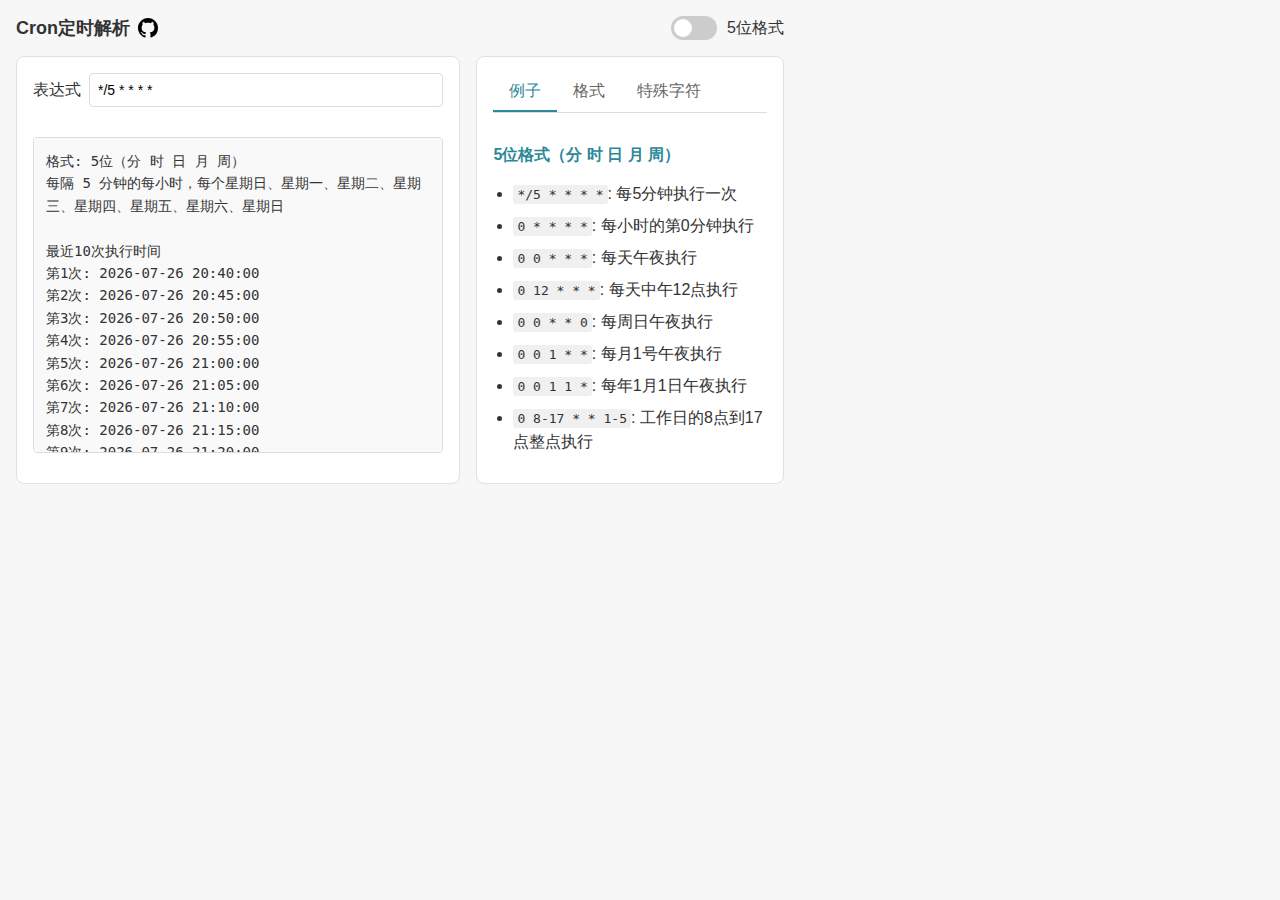
<file: popup.html>
<!DOCTYPE html>
<html>

<head>
    <meta charset="utf-8">
    <meta name="viewport" content="width=device-width, initial-scale=1.0">
    <title>Cron定时解析</title>
    <link rel="stylesheet" href="css/styles.css">
</head>

<body>
    <div class="container">
        <div class="header">
            <div class="header-left">
                <h1>Cron定时解析</h1>
                <a href="https://github.com/yml2213/" target="_blank" id="github-link">
                    <img src="img/github-logo.svg" alt="GitHub" />
                </a>
            </div>
            <div class="format-switch-container">
                <label class="switch">
                    <input type="checkbox" id="format-switch">
                    <span class="slider round"></span>
                </label>
                <span id="format-label">5位格式</span>
            </div>
        </div>

        <div class="main-content">
            <div class="left-panel">
                <div class="input-group">
                    <label for="cron-input">表达式</label>
                    <input type="text" id="cron-input" placeholder="例如: */5 * * * *" value="*/5 * * * *">
                </div>
                <div class="result-wrapper">
                    <pre id="result-area"></pre>
                </div>
            </div>

            <div class="right-panel">
                <div class="tabs">
                    <div class="tab active" data-tab="examples-tab">例子</div>
                    <div class="tab" data-tab="format-tab">格式</div>
                    <div class="tab" data-tab="special-chars-tab">特殊字符</div>
                </div>

                <div class="tab-content-wrapper">
                    <div id="examples-tab" class="tab-content">
                        <h4>5位格式（分 时 日 月 周）</h4>
                        <ul id="examples-list"></ul>

                        <h4>6位格式（秒 分 时 日 月 周）</h4>
                        <ul id="examples-list-six"></ul>
                    </div>

                    <div id="format-tab" class="tab-content" style="display: none;">
                        <h4>5位格式（分 时 日 月 周）</h4>
                        <table>
                            <tr>
                                <th>位置</th>
                                <th>字段</th>
                                <th>允许值</th>
                                <th>允许特殊字符</th>
                            </tr>
                            <tr>
                                <td>1</td>
                                <td>分钟</td>
                                <td>0-59</td>
                                <td>* , - /</td>
                            </tr>
                            <tr>
                                <td>2</td>
                                <td>小时</td>
                                <td>0-23</td>
                                <td>* , - /</td>
                            </tr>
                            <tr>
                                <td>3</td>
                                <td>日期</td>
                                <td>1-31</td>
                                <td>* , - / ?</td>
                            </tr>
                            <tr>
                                <td>4</td>
                                <td>月份</td>
                                <td>1-12</td>
                                <td>* , - /</td>
                            </tr>
                            <tr>
                                <td>5</td>
                                <td>星期</td>
                                <td>0-7 (0和7都表示周日)</td>
                                <td>* , - / ?</td>
                            </tr>
                        </table>

                        <h4>6位格式（秒 分 时 日 月 周）</h4>
                        <table>
                            <tr>
                                <th>位置</th>
                                <th>字段</th>
                                <th>允许值</th>
                                <th>允许特殊字符</th>
                            </tr>
                            <tr>
                                <td>1</td>
                                <td>秒</td>
                                <td>0-59</td>
                                <td>* , - /</td>
                            </tr>
                            <tr>
                                <td>2</td>
                                <td>分钟</td>
                                <td>0-59</td>
                                <td>* , - /</td>
                            </tr>
                            <tr>
                                <td>3</td>
                                <td>小时</td>
                                <td>0-23</td>
                                <td>* , - /</td>
                            </tr>
                            <tr>
                                <td>4</td>
                                <td>日期</td>
                                <td>1-31</td>
                                <td>* , - / ?</td>
                            </tr>
                            <tr>
                                <td>5</td>
                                <td>月份</td>
                                <td>1-12</td>
                                <td>* , - /</td>
                            </tr>
                            <tr>
                                <td>6</td>
                                <td>星期</td>
                                <td>0-7 (0和7都表示周日)</td>
                                <td>* , - / ?</td>
                            </tr>
                        </table>
                    </div>

                    <div id="special-chars-tab" class="tab-content" style="display: none;">
                        <h3>特殊字符说明</h3>
                        <ul id="special-chars-list"></ul>
                    </div>
                </div>
            </div>
        </div>
    </div>

    <script src="js/cron-parser.js"></script>
    <script src="js/popup.js"></script>
</body>

</html>
</file>
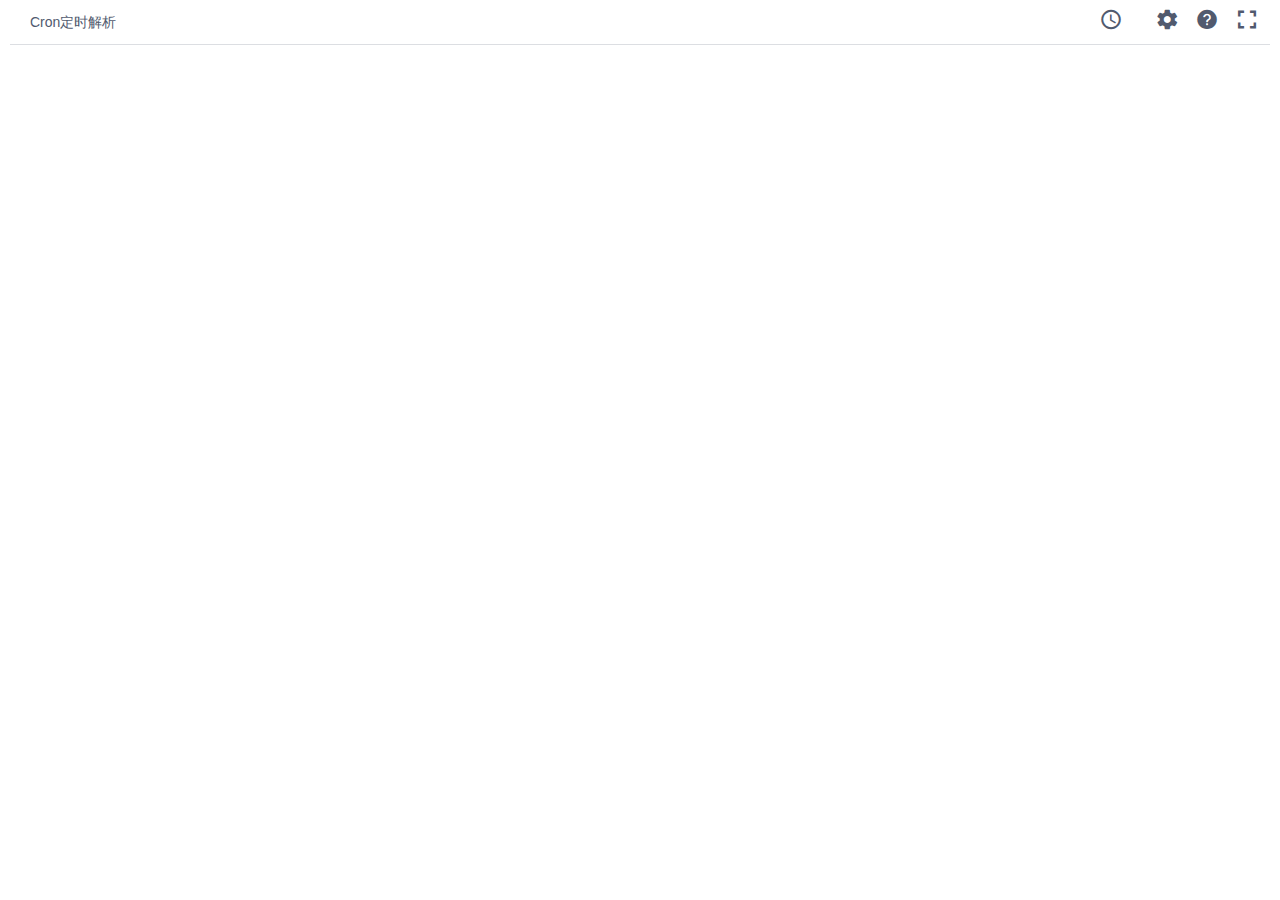
<file: sandbox.html>
<!DOCTYPE html>
<html>

<head>
    <meta charset="utf-8" />
    <meta http-equiv="X-UA-Compatible" content="IE=edge" />
    <meta name="viewport" content="width=device-width,initial-scale=1" />
    <title>Cron定时解析</title>

    <link href="css/tool.c02ac1b4.css" rel="stylesheet" />
</head>

<body style="padding-bottom: 30px">
    <div id="page" style="width: 800px;height: 500px;margin: 0 auto;padding: 0 10px;overflow-y:auto;">
        <div id="app"></div>
    </div>
    <div id="clipboard"></div>
    <script src="sandbox_comm.js"></script>
    <script src="js/123.js"></script>
    <script src="js/1234.js"></script>
</body>

</html>
</file>
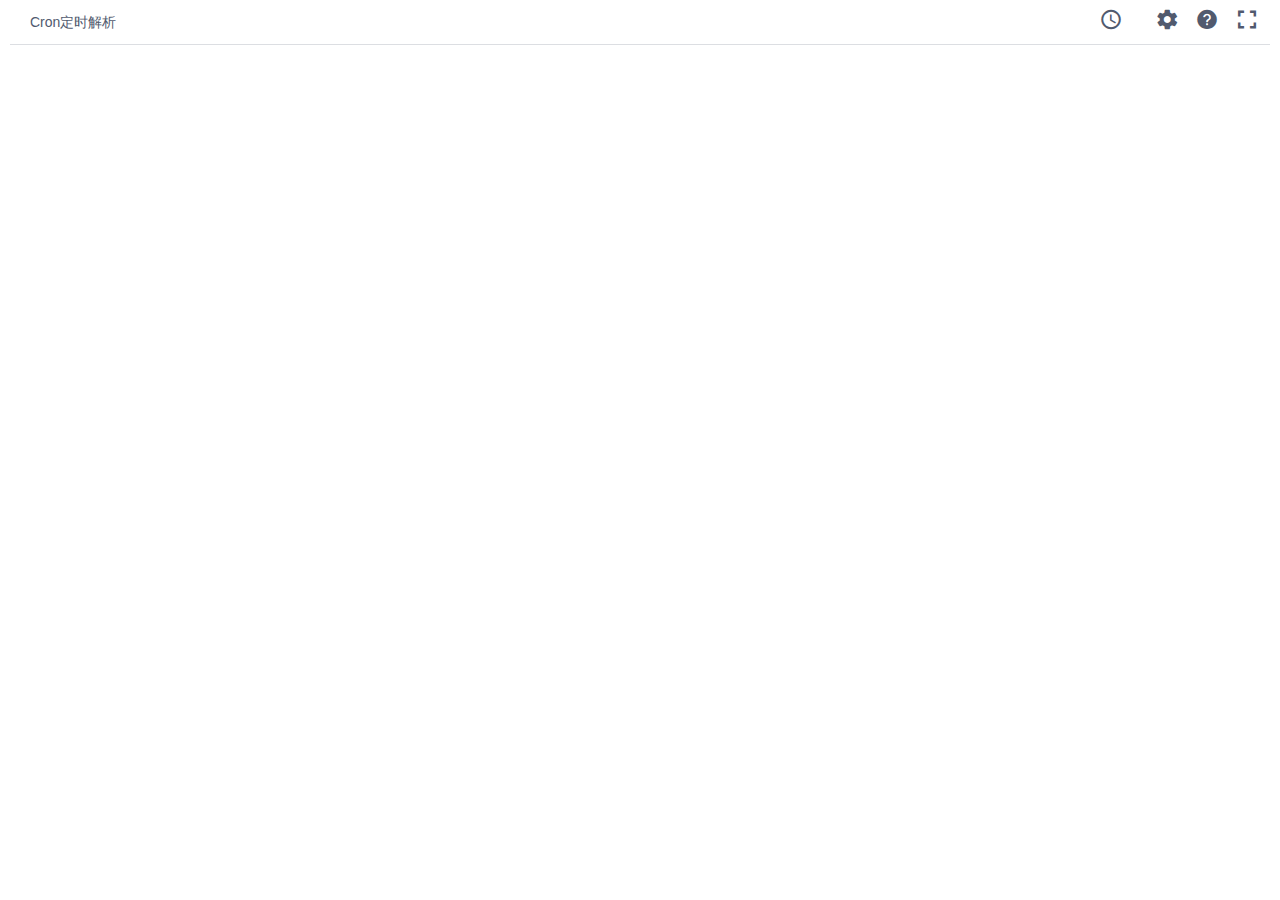
<file: tool.html>
<!DOCTYPE html>
<html>

<head>
	<meta charset="utf-8" />
	<meta http-equiv="X-UA-Compatible" content="IE=edge" />
	<meta name="viewport" content="width=device-width,initial-scale=1" />
	<title>Cron定时解析</title>

	<link href="css/tool.c02ac1b4.css" rel="stylesheet" />
</head>

<body style="padding-bottom: 30px">
	<div id="page" style="width: 800px;height: 500px;margin: 0 auto;padding: 0 10px;overflow-y:auto;">
		<div id="app"></div>
	</div>
	<div id="clipboard"></div>
	<script src="js/123.js"></script>
	<script src="js/1234.js"></script>
</body>

</html>
</file>
<file: css/styles.css>
/* 基础样式 */
html, body {
    height: 100%;
}

body {
    font-family: -apple-system, BlinkMacSystemFont, "Segoe UI", Roboto, Helvetica, Arial, sans-serif;
    width: 800px; /* 增加宽度以适应双栏 */
    height: 500px;
    margin: 0;
    color: #333;
    background-color: #f7f7f7;
    display: flex;
    flex-direction: column;
}

.container {
    display: flex;
    flex-direction: column;
    height: 100%;
    padding: 16px;
    box-sizing: border-box;
}

h1 {
    font-size: 18px;
    margin: 0;
    color: #333;
}

h4 {
    margin-top: 16px;
    margin-bottom: 8px;
    color: #2c8898;
}

/* 头部样式 */
.header {
    display: flex;
    justify-content: space-between;
    align-items: center;
    margin-bottom: 16px;
    flex-shrink: 0;
}

.header-left {
    display: flex;
    align-items: center;
    gap: 8px;
}

#github-link {
    display: inline-flex;
    align-items: center;
    justify-content: center;
}

#github-link img {
    width: 20px;
    height: 20px;
    filter: grayscale(1);
    transition: filter 0.3s;
}

#github-link:hover img {
    filter: grayscale(0);
}

/* 主内容区 */
.main-content {
    display: flex;
    flex: 1;
    gap: 16px;
    overflow: hidden; /* 防止子元素溢出 */
}

/* 左右面板 */
.left-panel, .right-panel {
    background-color: white;
    border-radius: 8px;
    border: 1px solid #e0e0e0;
    padding: 16px;
    box-sizing: border-box;
    display: flex;
    flex-direction: column;
}

.left-panel {
    flex: 6; /* 左侧更宽 */
}

.right-panel {
    flex: 4; /* 右侧稍窄 */
}

/* 格式切换开关 */
.format-switch-container {
    display: flex;
    align-items: center;
}

.switch {
    position: relative;
    display: inline-block;
    width: 46px;
    height: 24px;
    margin-right: 10px;
}

.switch input {
    opacity: 0;
    width: 0;
    height: 0;
}

.slider {
    position: absolute;
    cursor: pointer;
    top: 0;
    left: 0;
    right: 0;
    bottom: 0;
    background-color: #ccc;
    transition: .4s;
}

.slider:before {
    position: absolute;
    content: "";
    height: 18px;
    width: 18px;
    left: 3px;
    bottom: 3px;
    background-color: white;
    transition: .4s;
}

input:checked + .slider {
    background-color: #2c8898;
}

input:focus + .slider {
    box-shadow: 0 0 1px #2c8898;
}

input:checked + .slider:before {
    transform: translateX(22px);
}

.slider.round {
    border-radius: 24px;
}

.slider.round:before {
    border-radius: 50%;
}

/* 表单样式 */
.input-group {
    margin-bottom: 16px;
    display: flex;
    align-items: center;
    gap: 8px;
    flex-shrink: 0;
}

label {
    font-weight: 500;
}

input[type="text"] {
    flex: 1;
    padding: 8px;
    border: 1px solid #ddd;
    border-radius: 4px;
    box-sizing: border-box;
    font-size: 14px;
}

/* 选项卡样式 */
.tabs {
    display: flex;
    border-bottom: 1px solid #ddd;
    flex-shrink: 0;
}

.tab {
    padding: 8px 16px;
    cursor: pointer;
    border-bottom: 2px solid transparent;
    transition: all 0.3s;
    color: #666;
}

.tab:hover {
    color: #333;
}

.tab.active {
    border-bottom-color: #2c8898;
    color: #2c8898;
    font-weight: 500;
}

.tab-content-wrapper {
    flex: 1;
    overflow-y: auto;
    padding-top: 16px;
}

/* 结果区域样式 */
.result-wrapper {
    flex: 1;
    display: flex;
    flex-direction: column;
    overflow: hidden;
}

#result-area {
    border: 1px solid #ddd;
    border-radius: 4px;
    padding: 12px;
    background-color: #f9f9f9;
    flex: 1;
    overflow-y: auto;
    white-space: pre-wrap;
    font-family: monospace;
    font-size: 14px;
    line-height: 1.6;
}

/* 表格样式 */
table {
    width: 100%;
    border-collapse: collapse;
    margin-bottom: 16px;
    font-size: 14px;
}

table, th, td {
    border: 1px solid #ddd;
}

th, td {
    padding: 8px;
    text-align: left;
}

th {
    background-color: #f2f2f2;
    font-weight: 500;
}

/* 列表样式 */
ul {
    padding-left: 20px;
}

li {
    margin-bottom: 8px;
    line-height: 1.5;
}

code {
    background-color: #f0f0f0;
    padding: 2px 4px;
    border-radius: 3px;
    font-family: monospace;
    cursor: pointer;
}

/* 工具提示样式 */
.tooltip {
    position: relative;
    display: inline-block;
    cursor: help;
}

.tooltip .tooltip-text {
    visibility: hidden;
    width: 200px;
    background-color: #555;
    color: #fff;
    text-align: center;
    border-radius: 6px;
    padding: 5px;
    position: absolute;
    z-index: 1;
    bottom: 125%;
    left: 50%;
    margin-left: -100px;
    opacity: 0;
    transition: opacity 0.3s;
}

.tooltip:hover .tooltip-text {
    visibility: visible;
    opacity: 1;
}
</file>
<file: css/tool.c02ac1b4.css>
html{background-color:#fff}html[theme-mode=dark],html[theme-mode=dark] .dark-exclude,html[theme-mode=dark] .ivu-drawer-mask,html[theme-mode=dark] img,html[theme-mode=dark] picture,html[theme-mode=dark] video{-webkit-filter:invert(1) hue-rotate(180deg);filter:invert(1) hue-rotate(180deg)}html[theme-mode=dark] .ivu-drawer-mask{background-color:rgba(0,0,0,.6)}@media (prefers-color-scheme:dark){html[theme-mode=auto],html[theme-mode=auto] .dark-exclude,html[theme-mode=auto] .ivu-drawer-mask,html[theme-mode=auto] img,html[theme-mode=auto] picture,html[theme-mode=auto] video{-webkit-filter:invert(1) hue-rotate(180deg);filter:invert(1) hue-rotate(180deg)}html[theme-mode=auto] .ivu-drawer-mask{background-color:rgba(0,0,0,.6)}}.ivu-load-loop{-webkit-animation:ani-load-loop 1s linear infinite;animation:ani-load-loop 1s linear infinite}@-webkit-keyframes ani-load-loop{0%{-webkit-transform:rotate(0deg);transform:rotate(0deg)}50%{-webkit-transform:rotate(180deg);transform:rotate(180deg)}to{-webkit-transform:rotate(1turn);transform:rotate(1turn)}}@keyframes ani-load-loop{0%{-webkit-transform:rotate(0deg);transform:rotate(0deg)}50%{-webkit-transform:rotate(180deg);transform:rotate(180deg)}to{-webkit-transform:rotate(1turn);transform:rotate(1turn)}}.input-group-error-append,.input-group-error-prepend{background-color:#fff;border:1px solid #ed4014}.input-group-error-append .ivu-select-selection,.input-group-error-prepend .ivu-select-selection{background-color:inherit;border:1px solid transparent}.input-group-error-prepend{border-right:0}.input-group-error-append{border-left:0}
/*! normalize.css v5.0.0 | MIT License | github.com/necolas/normalize.css */html{font-family:sans-serif;line-height:1.15;-ms-text-size-adjust:100%;-webkit-text-size-adjust:100%}body{margin:0}article,aside,footer,header,nav,section{display:block}h1{font-size:2em;margin:.67em 0}figcaption,figure,main{display:block}figure{margin:1em 40px}hr{-webkit-box-sizing:content-box;box-sizing:content-box;height:0;overflow:visible}pre{font-family:monospace,monospace;font-size:1em}a{background-color:transparent;-webkit-text-decoration-skip:objects}a:active,a:hover{outline-width:0}abbr[title]{border-bottom:none;text-decoration:underline;-webkit-text-decoration:underline dotted;text-decoration:underline dotted}b,strong{font-weight:inherit;font-weight:bolder}code,kbd,samp{font-family:monospace,monospace;font-size:1em}dfn{font-style:italic}mark{background-color:#ff0;color:#000}small{font-size:80%}sub,sup{font-size:75%;line-height:0;position:relative;vertical-align:baseline}sub{bottom:-.25em}sup{top:-.5em}audio,video{display:inline-block}audio:not([controls]){display:none;height:0}img{border-style:none}svg:not(:root){overflow:hidden}button,input,optgroup,select,textarea{font-family:sans-serif;font-size:100%;line-height:1.15;margin:0}button,input{overflow:visible}button,select{text-transform:none}[type=reset],[type=submit],button,html [type=button]{-webkit-appearance:button}[type=button]::-moz-focus-inner,[type=reset]::-moz-focus-inner,[type=submit]::-moz-focus-inner,button::-moz-focus-inner{border-style:none;padding:0}[type=button]:-moz-focusring,[type=reset]:-moz-focusring,[type=submit]:-moz-focusring,button:-moz-focusring{outline:1px dotted ButtonText}fieldset{border:1px solid silver;margin:0 2px;padding:.35em .625em .75em}legend{-webkit-box-sizing:border-box;box-sizing:border-box;color:inherit;display:table;max-width:100%;padding:0;white-space:normal}progress{display:inline-block;vertical-align:baseline}textarea{overflow:auto;resize:vertical}[type=checkbox],[type=radio]{-webkit-box-sizing:border-box;box-sizing:border-box;padding:0}[type=number]::-webkit-inner-spin-button,[type=number]::-webkit-outer-spin-button{height:auto}[type=search]{-webkit-appearance:textfield;outline-offset:-2px}[type=search]::-webkit-search-cancel-button,[type=search]::-webkit-search-decoration{-webkit-appearance:none}::-webkit-file-upload-button{-webkit-appearance:button;font:inherit}details,menu{display:block}summary{display:list-item}canvas{display:inline-block}[hidden],template{display:none}*{-webkit-tap-highlight-color:rgba(0,0,0,0)}*,:after,:before{-webkit-box-sizing:border-box;box-sizing:border-box}body{font-family:Helvetica Neue,Helvetica,PingFang SC,Hiragino Sans GB,Microsoft YaHei,"\5FAE\8F6F\96C5\9ED1",Arial,sans-serif;font-size:14px;line-height:1.5;color:#515a6e;background-color:#fff;-webkit-font-smoothing:antialiased;-moz-osx-font-smoothing:grayscale}article,aside,blockquote,body,button,dd,details,div,dl,dt,fieldset,figcaption,figure,footer,form,h1,h2,h3,h4,h5,h6,header,hgroup,hr,input,legend,li,menu,nav,ol,p,section,td,textarea,th,ul{margin:0;padding:0}button,input,select,textarea{font-family:inherit;font-size:inherit;line-height:inherit}input::-ms-clear,input::-ms-reveal{display:none}a{color:#1abc9c;background:transparent;text-decoration:none;outline:none;cursor:pointer;-webkit-transition:color .2s ease;transition:color .2s ease}a:hover{color:#48c9b0}a:active{color:#19b394}a:active,a:hover{outline:0;text-decoration:none}a[disabled]{color:#ccc;cursor:not-allowed;pointer-events:none}code,kbd,pre,samp{font-family:Consolas,Menlo,Courier,monospace}@font-face{font-family:Ionicons;src:url(../fonts/ionicons.143146fa.woff2) format("woff2"),url(../fonts/ionicons.99ac3308.woff) format("woff"),url(../fonts/ionicons.d535a25a.ttf) format("truetype"),url(../img/ionicons.a2c4a261.svg#Ionicons) format("svg");font-weight:400;font-style:normal}.ivu-icon{display:inline-block;font-family:Ionicons;speak:none;font-style:normal;font-weight:400;font-variant:normal;text-transform:none;text-rendering:optimizeLegibility;line-height:1;-webkit-font-smoothing:antialiased;-moz-osx-font-smoothing:grayscale;vertical-align:-.125em;text-align:center}.ivu-icon-ios-add-circle-outline:before{content:"\F100"}.ivu-icon-ios-add-circle:before{content:"\F101"}.ivu-icon-ios-add:before{content:"\F102"}.ivu-icon-ios-alarm-outline:before{content:"\F103"}.ivu-icon-ios-alarm:before{content:"\F104"}.ivu-icon-ios-albums-outline:before{content:"\F105"}.ivu-icon-ios-albums:before{content:"\F106"}.ivu-icon-ios-alert-outline:before{content:"\F107"}.ivu-icon-ios-alert:before{content:"\F108"}.ivu-icon-ios-american-football-outline:before{content:"\F109"}.ivu-icon-ios-american-football:before{content:"\F10A"}.ivu-icon-ios-analytics-outline:before{content:"\F10B"}.ivu-icon-ios-analytics:before{content:"\F10C"}.ivu-icon-ios-aperture-outline:before{content:"\F10D"}.ivu-icon-ios-aperture:before{content:"\F10E"}.ivu-icon-ios-apps-outline:before{content:"\F10F"}.ivu-icon-ios-apps:before{content:"\F110"}.ivu-icon-ios-appstore-outline:before{content:"\F111"}.ivu-icon-ios-appstore:before{content:"\F112"}.ivu-icon-ios-archive-outline:before{content:"\F113"}.ivu-icon-ios-archive:before{content:"\F114"}.ivu-icon-ios-arrow-back:before{content:"\F115"}.ivu-icon-ios-arrow-down:before{content:"\F116"}.ivu-icon-ios-arrow-dropdown-circle:before{content:"\F117"}.ivu-icon-ios-arrow-dropdown:before{content:"\F118"}.ivu-icon-ios-arrow-dropleft-circle:before{content:"\F119"}.ivu-icon-ios-arrow-dropleft:before{content:"\F11A"}.ivu-icon-ios-arrow-dropright-circle:before{content:"\F11B"}.ivu-icon-ios-arrow-dropright:before{content:"\F11C"}.ivu-icon-ios-arrow-dropup-circle:before{content:"\F11D"}.ivu-icon-ios-arrow-dropup:before{content:"\F11E"}.ivu-icon-ios-arrow-forward:before{content:"\F11F"}.ivu-icon-ios-arrow-round-back:before{content:"\F120"}.ivu-icon-ios-arrow-round-down:before{content:"\F121"}.ivu-icon-ios-arrow-round-forward:before{content:"\F122"}.ivu-icon-ios-arrow-round-up:before{content:"\F123"}.ivu-icon-ios-arrow-up:before{content:"\F124"}.ivu-icon-ios-at-outline:before{content:"\F125"}.ivu-icon-ios-at:before{content:"\F126"}.ivu-icon-ios-attach:before{content:"\F127"}.ivu-icon-ios-backspace-outline:before{content:"\F128"}.ivu-icon-ios-backspace:before{content:"\F129"}.ivu-icon-ios-barcode-outline:before{content:"\F12A"}.ivu-icon-ios-barcode:before{content:"\F12B"}.ivu-icon-ios-baseball-outline:before{content:"\F12C"}.ivu-icon-ios-baseball:before{content:"\F12D"}.ivu-icon-ios-basket-outline:before{content:"\F12E"}.ivu-icon-ios-basket:before{content:"\F12F"}.ivu-icon-ios-basketball-outline:before{content:"\F130"}.ivu-icon-ios-basketball:before{content:"\F131"}.ivu-icon-ios-battery-charging:before{content:"\F132"}.ivu-icon-ios-battery-dead:before{content:"\F133"}.ivu-icon-ios-battery-full:before{content:"\F134"}.ivu-icon-ios-beaker-outline:before{content:"\F135"}.ivu-icon-ios-beaker:before{content:"\F136"}.ivu-icon-ios-beer-outline:before{content:"\F137"}.ivu-icon-ios-beer:before{content:"\F138"}.ivu-icon-ios-bicycle:before{content:"\F139"}.ivu-icon-ios-bluetooth:before{content:"\F13A"}.ivu-icon-ios-boat-outline:before{content:"\F13B"}.ivu-icon-ios-boat:before{content:"\F13C"}.ivu-icon-ios-body-outline:before{content:"\F13D"}.ivu-icon-ios-body:before{content:"\F13E"}.ivu-icon-ios-bonfire-outline:before{content:"\F13F"}.ivu-icon-ios-bonfire:before{content:"\F140"}.ivu-icon-ios-book-outline:before{content:"\F141"}.ivu-icon-ios-book:before{content:"\F142"}.ivu-icon-ios-bookmark-outline:before{content:"\F143"}.ivu-icon-ios-bookmark:before{content:"\F144"}.ivu-icon-ios-bookmarks-outline:before{content:"\F145"}.ivu-icon-ios-bookmarks:before{content:"\F146"}.ivu-icon-ios-bowtie-outline:before{content:"\F147"}.ivu-icon-ios-bowtie:before{content:"\F148"}.ivu-icon-ios-briefcase-outline:before{content:"\F149"}.ivu-icon-ios-briefcase:before{content:"\F14A"}.ivu-icon-ios-browsers-outline:before{content:"\F14B"}.ivu-icon-ios-browsers:before{content:"\F14C"}.ivu-icon-ios-brush-outline:before{content:"\F14D"}.ivu-icon-ios-brush:before{content:"\F14E"}.ivu-icon-ios-bug-outline:before{content:"\F14F"}.ivu-icon-ios-bug:before{content:"\F150"}.ivu-icon-ios-build-outline:before{content:"\F151"}.ivu-icon-ios-build:before{content:"\F152"}.ivu-icon-ios-bulb-outline:before{content:"\F153"}.ivu-icon-ios-bulb:before{content:"\F154"}.ivu-icon-ios-bus-outline:before{content:"\F155"}.ivu-icon-ios-bus:before{content:"\F156"}.ivu-icon-ios-cafe-outline:before{content:"\F157"}.ivu-icon-ios-cafe:before{content:"\F158"}.ivu-icon-ios-calculator-outline:before{content:"\F159"}.ivu-icon-ios-calculator:before{content:"\F15A"}.ivu-icon-ios-calendar-outline:before{content:"\F15B"}.ivu-icon-ios-calendar:before{content:"\F15C"}.ivu-icon-ios-call-outline:before{content:"\F15D"}.ivu-icon-ios-call:before{content:"\F15E"}.ivu-icon-ios-camera-outline:before{content:"\F15F"}.ivu-icon-ios-camera:before{content:"\F160"}.ivu-icon-ios-car-outline:before{content:"\F161"}.ivu-icon-ios-car:before{content:"\F162"}.ivu-icon-ios-card-outline:before{content:"\F163"}.ivu-icon-ios-card:before{content:"\F164"}.ivu-icon-ios-cart-outline:before{content:"\F165"}.ivu-icon-ios-cart:before{content:"\F166"}.ivu-icon-ios-cash-outline:before{content:"\F167"}.ivu-icon-ios-cash:before{content:"\F168"}.ivu-icon-ios-chatboxes-outline:before{content:"\F169"}.ivu-icon-ios-chatboxes:before{content:"\F16A"}.ivu-icon-ios-chatbubbles-outline:before{content:"\F16B"}.ivu-icon-ios-chatbubbles:before{content:"\F16C"}.ivu-icon-ios-checkbox-outline:before{content:"\F16D"}.ivu-icon-ios-checkbox:before{content:"\F16E"}.ivu-icon-ios-checkmark-circle-outline:before{content:"\F16F"}.ivu-icon-ios-checkmark-circle:before{content:"\F170"}.ivu-icon-ios-checkmark:before{content:"\F171"}.ivu-icon-ios-clipboard-outline:before{content:"\F172"}.ivu-icon-ios-clipboard:before{content:"\F173"}.ivu-icon-ios-clock-outline:before{content:"\F174"}.ivu-icon-ios-clock:before{content:"\F175"}.ivu-icon-ios-close-circle-outline:before{content:"\F176"}.ivu-icon-ios-close-circle:before{content:"\F177"}.ivu-icon-ios-close:before{content:"\F178"}.ivu-icon-ios-closed-captioning-outline:before{content:"\F179"}.ivu-icon-ios-closed-captioning:before{content:"\F17A"}.ivu-icon-ios-cloud-circle-outline:before{content:"\F17B"}.ivu-icon-ios-cloud-circle:before{content:"\F17C"}.ivu-icon-ios-cloud-done-outline:before{content:"\F17D"}.ivu-icon-ios-cloud-done:before{content:"\F17E"}.ivu-icon-ios-cloud-download-outline:before{content:"\F17F"}.ivu-icon-ios-cloud-download:before{content:"\F180"}.ivu-icon-ios-cloud-outline:before{content:"\F181"}.ivu-icon-ios-cloud-upload-outline:before{content:"\F182"}.ivu-icon-ios-cloud-upload:before{content:"\F183"}.ivu-icon-ios-cloud:before{content:"\F184"}.ivu-icon-ios-cloudy-night-outline:before{content:"\F185"}.ivu-icon-ios-cloudy-night:before{content:"\F186"}.ivu-icon-ios-cloudy-outline:before{content:"\F187"}.ivu-icon-ios-cloudy:before{content:"\F188"}.ivu-icon-ios-code-download:before{content:"\F189"}.ivu-icon-ios-code-working:before{content:"\F18A"}.ivu-icon-ios-code:before{content:"\F18B"}.ivu-icon-ios-cog-outline:before{content:"\F18C"}.ivu-icon-ios-cog:before{content:"\F18D"}.ivu-icon-ios-color-fill-outline:before{content:"\F18E"}.ivu-icon-ios-color-fill:before{content:"\F18F"}.ivu-icon-ios-color-filter-outline:before{content:"\F190"}.ivu-icon-ios-color-filter:before{content:"\F191"}.ivu-icon-ios-color-palette-outline:before{content:"\F192"}.ivu-icon-ios-color-palette:before{content:"\F193"}.ivu-icon-ios-color-wand-outline:before{content:"\F194"}.ivu-icon-ios-color-wand:before{content:"\F195"}.ivu-icon-ios-compass-outline:before{content:"\F196"}.ivu-icon-ios-compass:before{content:"\F197"}.ivu-icon-ios-construct-outline:before{content:"\F198"}.ivu-icon-ios-construct:before{content:"\F199"}.ivu-icon-ios-contact-outline:before{content:"\F19A"}.ivu-icon-ios-contact:before{content:"\F19B"}.ivu-icon-ios-contacts-outline:before{content:"\F19C"}.ivu-icon-ios-contacts:before{content:"\F19D"}.ivu-icon-ios-contract:before{content:"\F19E"}.ivu-icon-ios-contrast:before{content:"\F19F"}.ivu-icon-ios-copy-outline:before{content:"\F1A0"}.ivu-icon-ios-copy:before{content:"\F1A1"}.ivu-icon-ios-create-outline:before{content:"\F1A2"}.ivu-icon-ios-create:before{content:"\F1A3"}.ivu-icon-ios-crop-outline:before{content:"\F1A4"}.ivu-icon-ios-crop:before{content:"\F1A5"}.ivu-icon-ios-cube-outline:before{content:"\F1A6"}.ivu-icon-ios-cube:before{content:"\F1A7"}.ivu-icon-ios-cut-outline:before{content:"\F1A8"}.ivu-icon-ios-cut:before{content:"\F1A9"}.ivu-icon-ios-desktop-outline:before{content:"\F1AA"}.ivu-icon-ios-desktop:before{content:"\F1AB"}.ivu-icon-ios-disc-outline:before{content:"\F1AC"}.ivu-icon-ios-disc:before{content:"\F1AD"}.ivu-icon-ios-document-outline:before{content:"\F1AE"}.ivu-icon-ios-document:before{content:"\F1AF"}.ivu-icon-ios-done-all:before{content:"\F1B0"}.ivu-icon-ios-download-outline:before{content:"\F1B1"}.ivu-icon-ios-download:before{content:"\F1B2"}.ivu-icon-ios-easel-outline:before{content:"\F1B3"}.ivu-icon-ios-easel:before{content:"\F1B4"}.ivu-icon-ios-egg-outline:before{content:"\F1B5"}.ivu-icon-ios-egg:before{content:"\F1B6"}.ivu-icon-ios-exit-outline:before{content:"\F1B7"}.ivu-icon-ios-exit:before{content:"\F1B8"}.ivu-icon-ios-expand:before{content:"\F1B9"}.ivu-icon-ios-eye-off-outline:before{content:"\F1BA"}.ivu-icon-ios-eye-off:before{content:"\F1BB"}.ivu-icon-ios-eye-outline:before{content:"\F1BC"}.ivu-icon-ios-eye:before{content:"\F1BD"}.ivu-icon-ios-fastforward-outline:before{content:"\F1BE"}.ivu-icon-ios-fastforward:before{content:"\F1BF"}.ivu-icon-ios-female:before{content:"\F1C0"}.ivu-icon-ios-filing-outline:before{content:"\F1C1"}.ivu-icon-ios-filing:before{content:"\F1C2"}.ivu-icon-ios-film-outline:before{content:"\F1C3"}.ivu-icon-ios-film:before{content:"\F1C4"}.ivu-icon-ios-finger-print:before{content:"\F1C5"}.ivu-icon-ios-flag-outline:before{content:"\F1C6"}.ivu-icon-ios-flag:before{content:"\F1C7"}.ivu-icon-ios-flame-outline:before{content:"\F1C8"}.ivu-icon-ios-flame:before{content:"\F1C9"}.ivu-icon-ios-flash-outline:before{content:"\F1CA"}.ivu-icon-ios-flash:before{content:"\F1CB"}.ivu-icon-ios-flask-outline:before{content:"\F1CC"}.ivu-icon-ios-flask:before{content:"\F1CD"}.ivu-icon-ios-flower-outline:before{content:"\F1CE"}.ivu-icon-ios-flower:before{content:"\F1CF"}.ivu-icon-ios-folder-open-outline:before{content:"\F1D0"}.ivu-icon-ios-folder-open:before{content:"\F1D1"}.ivu-icon-ios-folder-outline:before{content:"\F1D2"}.ivu-icon-ios-folder:before{content:"\F1D3"}.ivu-icon-ios-football-outline:before{content:"\F1D4"}.ivu-icon-ios-football:before{content:"\F1D5"}.ivu-icon-ios-funnel-outline:before{content:"\F1D6"}.ivu-icon-ios-funnel:before{content:"\F1D7"}.ivu-icon-ios-game-controller-a-outline:before{content:"\F1D8"}.ivu-icon-ios-game-controller-a:before{content:"\F1D9"}.ivu-icon-ios-game-controller-b-outline:before{content:"\F1DA"}.ivu-icon-ios-game-controller-b:before{content:"\F1DB"}.ivu-icon-ios-git-branch:before{content:"\F1DC"}.ivu-icon-ios-git-commit:before{content:"\F1DD"}.ivu-icon-ios-git-compare:before{content:"\F1DE"}.ivu-icon-ios-git-merge:before{content:"\F1DF"}.ivu-icon-ios-git-network:before{content:"\F1E0"}.ivu-icon-ios-git-pull-request:before{content:"\F1E1"}.ivu-icon-ios-glasses-outline:before{content:"\F1E2"}.ivu-icon-ios-glasses:before{content:"\F1E3"}.ivu-icon-ios-globe-outline:before{content:"\F1E4"}.ivu-icon-ios-globe:before{content:"\F1E5"}.ivu-icon-ios-grid-outline:before{content:"\F1E6"}.ivu-icon-ios-grid:before{content:"\F1E7"}.ivu-icon-ios-hammer-outline:before{content:"\F1E8"}.ivu-icon-ios-hammer:before{content:"\F1E9"}.ivu-icon-ios-hand-outline:before{content:"\F1EA"}.ivu-icon-ios-hand:before{content:"\F1EB"}.ivu-icon-ios-happy-outline:before{content:"\F1EC"}.ivu-icon-ios-happy:before{content:"\F1ED"}.ivu-icon-ios-headset-outline:before{content:"\F1EE"}.ivu-icon-ios-headset:before{content:"\F1EF"}.ivu-icon-ios-heart-outline:before{content:"\F1F0"}.ivu-icon-ios-heart:before{content:"\F1F1"}.ivu-icon-ios-help-buoy-outline:before{content:"\F1F2"}.ivu-icon-ios-help-buoy:before{content:"\F1F3"}.ivu-icon-ios-help-circle-outline:before{content:"\F1F4"}.ivu-icon-ios-help-circle:before{content:"\F1F5"}.ivu-icon-ios-help:before{content:"\F1F6"}.ivu-icon-ios-home-outline:before{content:"\F1F7"}.ivu-icon-ios-home:before{content:"\F1F8"}.ivu-icon-ios-ice-cream-outline:before{content:"\F1F9"}.ivu-icon-ios-ice-cream:before{content:"\F1FA"}.ivu-icon-ios-image-outline:before{content:"\F1FB"}.ivu-icon-ios-image:before{content:"\F1FC"}.ivu-icon-ios-images-outline:before{content:"\F1FD"}.ivu-icon-ios-images:before{content:"\F1FE"}.ivu-icon-ios-infinite-outline:before{content:"\F1FF"}.ivu-icon-ios-infinite:before{content:"\F200"}.ivu-icon-ios-information-circle-outline:before{content:"\F201"}.ivu-icon-ios-information-circle:before{content:"\F202"}.ivu-icon-ios-information:before{content:"\F203"}.ivu-icon-ios-ionic-outline:before{content:"\F204"}.ivu-icon-ios-ionic:before{content:"\F205"}.ivu-icon-ios-ionitron-outline:before{content:"\F206"}.ivu-icon-ios-ionitron:before{content:"\F207"}.ivu-icon-ios-jet-outline:before{content:"\F208"}.ivu-icon-ios-jet:before{content:"\F209"}.ivu-icon-ios-key-outline:before{content:"\F20A"}.ivu-icon-ios-key:before{content:"\F20B"}.ivu-icon-ios-keypad-outline:before{content:"\F20C"}.ivu-icon-ios-keypad:before{content:"\F20D"}.ivu-icon-ios-laptop:before{content:"\F20E"}.ivu-icon-ios-leaf-outline:before{content:"\F20F"}.ivu-icon-ios-leaf:before{content:"\F210"}.ivu-icon-ios-link-outline:before{content:"\F211"}.ivu-icon-ios-link:before{content:"\F212"}.ivu-icon-ios-list-box-outline:before{content:"\F213"}.ivu-icon-ios-list-box:before{content:"\F214"}.ivu-icon-ios-list:before{content:"\F215"}.ivu-icon-ios-locate-outline:before{content:"\F216"}.ivu-icon-ios-locate:before{content:"\F217"}.ivu-icon-ios-lock-outline:before{content:"\F218"}.ivu-icon-ios-lock:before{content:"\F219"}.ivu-icon-ios-log-in:before{content:"\F21A"}.ivu-icon-ios-log-out:before{content:"\F21B"}.ivu-icon-ios-magnet-outline:before{content:"\F21C"}.ivu-icon-ios-magnet:before{content:"\F21D"}.ivu-icon-ios-mail-open-outline:before{content:"\F21E"}.ivu-icon-ios-mail-open:before{content:"\F21F"}.ivu-icon-ios-mail-outline:before{content:"\F220"}.ivu-icon-ios-mail:before{content:"\F221"}.ivu-icon-ios-male:before{content:"\F222"}.ivu-icon-ios-man-outline:before{content:"\F223"}.ivu-icon-ios-man:before{content:"\F224"}.ivu-icon-ios-map-outline:before{content:"\F225"}.ivu-icon-ios-map:before{content:"\F226"}.ivu-icon-ios-medal-outline:before{content:"\F227"}.ivu-icon-ios-medal:before{content:"\F228"}.ivu-icon-ios-medical-outline:before{content:"\F229"}.ivu-icon-ios-medical:before{content:"\F22A"}.ivu-icon-ios-medkit-outline:before{content:"\F22B"}.ivu-icon-ios-medkit:before{content:"\F22C"}.ivu-icon-ios-megaphone-outline:before{content:"\F22D"}.ivu-icon-ios-megaphone:before{content:"\F22E"}.ivu-icon-ios-menu-outline:before{content:"\F22F"}.ivu-icon-ios-menu:before{content:"\F230"}.ivu-icon-ios-mic-off-outline:before{content:"\F231"}.ivu-icon-ios-mic-off:before{content:"\F232"}.ivu-icon-ios-mic-outline:before{content:"\F233"}.ivu-icon-ios-mic:before{content:"\F234"}.ivu-icon-ios-microphone-outline:before{content:"\F235"}.ivu-icon-ios-microphone:before{content:"\F236"}.ivu-icon-ios-moon-outline:before{content:"\F237"}.ivu-icon-ios-moon:before{content:"\F238"}.ivu-icon-ios-more-outline:before{content:"\F239"}.ivu-icon-ios-more:before{content:"\F23A"}.ivu-icon-ios-move:before{content:"\F23B"}.ivu-icon-ios-musical-note-outline:before{content:"\F23C"}.ivu-icon-ios-musical-note:before{content:"\F23D"}.ivu-icon-ios-musical-notes-outline:before{content:"\F23E"}.ivu-icon-ios-musical-notes:before{content:"\F23F"}.ivu-icon-ios-navigate-outline:before{content:"\F240"}.ivu-icon-ios-navigate:before{content:"\F241"}.ivu-icon-ios-no-smoking-outline:before{content:"\F242"}.ivu-icon-ios-no-smoking:before{content:"\F243"}.ivu-icon-ios-notifications-off-outline:before{content:"\F244"}.ivu-icon-ios-notifications-off:before{content:"\F245"}.ivu-icon-ios-notifications-outline:before{content:"\F246"}.ivu-icon-ios-notifications:before{content:"\F247"}.ivu-icon-ios-nuclear-outline:before{content:"\F248"}.ivu-icon-ios-nuclear:before{content:"\F249"}.ivu-icon-ios-nutrition-outline:before{content:"\F24A"}.ivu-icon-ios-nutrition:before{content:"\F24B"}.ivu-icon-ios-open-outline:before{content:"\F24C"}.ivu-icon-ios-open:before{content:"\F24D"}.ivu-icon-ios-options-outline:before{content:"\F24E"}.ivu-icon-ios-options:before{content:"\F24F"}.ivu-icon-ios-outlet-outline:before{content:"\F250"}.ivu-icon-ios-outlet:before{content:"\F251"}.ivu-icon-ios-paper-outline:before{content:"\F252"}.ivu-icon-ios-paper-plane-outline:before{content:"\F253"}.ivu-icon-ios-paper-plane:before{content:"\F254"}.ivu-icon-ios-paper:before{content:"\F255"}.ivu-icon-ios-partly-sunny-outline:before{content:"\F256"}.ivu-icon-ios-partly-sunny:before{content:"\F257"}.ivu-icon-ios-pause-outline:before{content:"\F258"}.ivu-icon-ios-pause:before{content:"\F259"}.ivu-icon-ios-paw-outline:before{content:"\F25A"}.ivu-icon-ios-paw:before{content:"\F25B"}.ivu-icon-ios-people-outline:before{content:"\F25C"}.ivu-icon-ios-people:before{content:"\F25D"}.ivu-icon-ios-person-add-outline:before{content:"\F25E"}.ivu-icon-ios-person-add:before{content:"\F25F"}.ivu-icon-ios-person-outline:before{content:"\F260"}.ivu-icon-ios-person:before{content:"\F261"}.ivu-icon-ios-phone-landscape:before{content:"\F262"}.ivu-icon-ios-phone-portrait:before{content:"\F263"}.ivu-icon-ios-photos-outline:before{content:"\F264"}.ivu-icon-ios-photos:before{content:"\F265"}.ivu-icon-ios-pie-outline:before{content:"\F266"}.ivu-icon-ios-pie:before{content:"\F267"}.ivu-icon-ios-pin-outline:before{content:"\F268"}.ivu-icon-ios-pin:before{content:"\F269"}.ivu-icon-ios-pint-outline:before{content:"\F26A"}.ivu-icon-ios-pint:before{content:"\F26B"}.ivu-icon-ios-pizza-outline:before{content:"\F26C"}.ivu-icon-ios-pizza:before{content:"\F26D"}.ivu-icon-ios-plane-outline:before{content:"\F26E"}.ivu-icon-ios-plane:before{content:"\F26F"}.ivu-icon-ios-planet-outline:before{content:"\F270"}.ivu-icon-ios-planet:before{content:"\F271"}.ivu-icon-ios-play-outline:before{content:"\F272"}.ivu-icon-ios-play:before{content:"\F273"}.ivu-icon-ios-podium-outline:before{content:"\F274"}.ivu-icon-ios-podium:before{content:"\F275"}.ivu-icon-ios-power-outline:before{content:"\F276"}.ivu-icon-ios-power:before{content:"\F277"}.ivu-icon-ios-pricetag-outline:before{content:"\F278"}.ivu-icon-ios-pricetag:before{content:"\F279"}.ivu-icon-ios-pricetags-outline:before{content:"\F27A"}.ivu-icon-ios-pricetags:before{content:"\F27B"}.ivu-icon-ios-print-outline:before{content:"\F27C"}.ivu-icon-ios-print:before{content:"\F27D"}.ivu-icon-ios-pulse-outline:before{content:"\F27E"}.ivu-icon-ios-pulse:before{content:"\F27F"}.ivu-icon-ios-qr-scanner:before{content:"\F280"}.ivu-icon-ios-quote-outline:before{content:"\F281"}.ivu-icon-ios-quote:before{content:"\F282"}.ivu-icon-ios-radio-button-off:before{content:"\F283"}.ivu-icon-ios-radio-button-on:before{content:"\F284"}.ivu-icon-ios-radio-outline:before{content:"\F285"}.ivu-icon-ios-radio:before{content:"\F286"}.ivu-icon-ios-rainy-outline:before{content:"\F287"}.ivu-icon-ios-rainy:before{content:"\F288"}.ivu-icon-ios-recording-outline:before{content:"\F289"}.ivu-icon-ios-recording:before{content:"\F28A"}.ivu-icon-ios-redo-outline:before{content:"\F28B"}.ivu-icon-ios-redo:before{content:"\F28C"}.ivu-icon-ios-refresh-circle-outline:before{content:"\F28D"}.ivu-icon-ios-refresh-circle:before{content:"\F28E"}.ivu-icon-ios-refresh:before{content:"\F28F"}.ivu-icon-ios-remove-circle-outline:before{content:"\F290"}.ivu-icon-ios-remove-circle:before{content:"\F291"}.ivu-icon-ios-remove:before{content:"\F292"}.ivu-icon-ios-reorder:before{content:"\F293"}.ivu-icon-ios-repeat:before{content:"\F294"}.ivu-icon-ios-resize:before{content:"\F295"}.ivu-icon-ios-restaurant-outline:before{content:"\F296"}.ivu-icon-ios-restaurant:before{content:"\F297"}.ivu-icon-ios-return-left:before{content:"\F298"}.ivu-icon-ios-return-right:before{content:"\F299"}.ivu-icon-ios-reverse-camera-outline:before{content:"\F29A"}.ivu-icon-ios-reverse-camera:before{content:"\F29B"}.ivu-icon-ios-rewind-outline:before{content:"\F29C"}.ivu-icon-ios-rewind:before{content:"\F29D"}.ivu-icon-ios-ribbon-outline:before{content:"\F29E"}.ivu-icon-ios-ribbon:before{content:"\F29F"}.ivu-icon-ios-rose-outline:before{content:"\F2A0"}.ivu-icon-ios-rose:before{content:"\F2A1"}.ivu-icon-ios-sad-outline:before{content:"\F2A2"}.ivu-icon-ios-sad:before{content:"\F2A3"}.ivu-icon-ios-school-outline:before{content:"\F2A4"}.ivu-icon-ios-school:before{content:"\F2A5"}.ivu-icon-ios-search-outline:before{content:"\F2A6"}.ivu-icon-ios-search:before{content:"\F2A7"}.ivu-icon-ios-send-outline:before{content:"\F2A8"}.ivu-icon-ios-send:before{content:"\F2A9"}.ivu-icon-ios-settings-outline:before{content:"\F2AA"}.ivu-icon-ios-settings:before{content:"\F2AB"}.ivu-icon-ios-share-alt-outline:before{content:"\F2AC"}.ivu-icon-ios-share-alt:before{content:"\F2AD"}.ivu-icon-ios-share-outline:before{content:"\F2AE"}.ivu-icon-ios-share:before{content:"\F2AF"}.ivu-icon-ios-shirt-outline:before{content:"\F2B0"}.ivu-icon-ios-shirt:before{content:"\F2B1"}.ivu-icon-ios-shuffle:before{content:"\F2B2"}.ivu-icon-ios-skip-backward-outline:before{content:"\F2B3"}.ivu-icon-ios-skip-backward:before{content:"\F2B4"}.ivu-icon-ios-skip-forward-outline:before{content:"\F2B5"}.ivu-icon-ios-skip-forward:before{content:"\F2B6"}.ivu-icon-ios-snow-outline:before{content:"\F2B7"}.ivu-icon-ios-snow:before{content:"\F2B8"}.ivu-icon-ios-speedometer-outline:before{content:"\F2B9"}.ivu-icon-ios-speedometer:before{content:"\F2BA"}.ivu-icon-ios-square-outline:before{content:"\F2BB"}.ivu-icon-ios-square:before{content:"\F2BC"}.ivu-icon-ios-star-half:before{content:"\F2BD"}.ivu-icon-ios-star-outline:before{content:"\F2BE"}.ivu-icon-ios-star:before{content:"\F2BF"}.ivu-icon-ios-stats-outline:before{content:"\F2C0"}.ivu-icon-ios-stats:before{content:"\F2C1"}.ivu-icon-ios-stopwatch-outline:before{content:"\F2C2"}.ivu-icon-ios-stopwatch:before{content:"\F2C3"}.ivu-icon-ios-subway-outline:before{content:"\F2C4"}.ivu-icon-ios-subway:before{content:"\F2C5"}.ivu-icon-ios-sunny-outline:before{content:"\F2C6"}.ivu-icon-ios-sunny:before{content:"\F2C7"}.ivu-icon-ios-swap:before{content:"\F2C8"}.ivu-icon-ios-switch-outline:before{content:"\F2C9"}.ivu-icon-ios-switch:before{content:"\F2CA"}.ivu-icon-ios-sync:before{content:"\F2CB"}.ivu-icon-ios-tablet-landscape:before{content:"\F2CC"}.ivu-icon-ios-tablet-portrait:before{content:"\F2CD"}.ivu-icon-ios-tennisball-outline:before{content:"\F2CE"}.ivu-icon-ios-tennisball:before{content:"\F2CF"}.ivu-icon-ios-text-outline:before{content:"\F2D0"}.ivu-icon-ios-text:before{content:"\F2D1"}.ivu-icon-ios-thermometer-outline:before{content:"\F2D2"}.ivu-icon-ios-thermometer:before{content:"\F2D3"}.ivu-icon-ios-thumbs-down-outline:before{content:"\F2D4"}.ivu-icon-ios-thumbs-down:before{content:"\F2D5"}.ivu-icon-ios-thumbs-up-outline:before{content:"\F2D6"}.ivu-icon-ios-thumbs-up:before{content:"\F2D7"}.ivu-icon-ios-thunderstorm-outline:before{content:"\F2D8"}.ivu-icon-ios-thunderstorm:before{content:"\F2D9"}.ivu-icon-ios-time-outline:before{content:"\F2DA"}.ivu-icon-ios-time:before{content:"\F2DB"}.ivu-icon-ios-timer-outline:before{content:"\F2DC"}.ivu-icon-ios-timer:before{content:"\F2DD"}.ivu-icon-ios-train-outline:before{content:"\F2DE"}.ivu-icon-ios-train:before{content:"\F2DF"}.ivu-icon-ios-transgender:before{content:"\F2E0"}.ivu-icon-ios-trash-outline:before{content:"\F2E1"}.ivu-icon-ios-trash:before{content:"\F2E2"}.ivu-icon-ios-trending-down:before{content:"\F2E3"}.ivu-icon-ios-trending-up:before{content:"\F2E4"}.ivu-icon-ios-trophy-outline:before{content:"\F2E5"}.ivu-icon-ios-trophy:before{content:"\F2E6"}.ivu-icon-ios-umbrella-outline:before{content:"\F2E7"}.ivu-icon-ios-umbrella:before{content:"\F2E8"}.ivu-icon-ios-undo-outline:before{content:"\F2E9"}.ivu-icon-ios-undo:before{content:"\F2EA"}.ivu-icon-ios-unlock-outline:before{content:"\F2EB"}.ivu-icon-ios-unlock:before{content:"\F2EC"}.ivu-icon-ios-videocam-outline:before{content:"\F2ED"}.ivu-icon-ios-videocam:before{content:"\F2EE"}.ivu-icon-ios-volume-down:before{content:"\F2EF"}.ivu-icon-ios-volume-mute:before{content:"\F2F0"}.ivu-icon-ios-volume-off:before{content:"\F2F1"}.ivu-icon-ios-volume-up:before{content:"\F2F2"}.ivu-icon-ios-walk:before{content:"\F2F3"}.ivu-icon-ios-warning-outline:before{content:"\F2F4"}.ivu-icon-ios-warning:before{content:"\F2F5"}.ivu-icon-ios-watch:before{content:"\F2F6"}.ivu-icon-ios-water-outline:before{content:"\F2F7"}.ivu-icon-ios-water:before{content:"\F2F8"}.ivu-icon-ios-wifi-outline:before{content:"\F2F9"}.ivu-icon-ios-wifi:before{content:"\F2FA"}.ivu-icon-ios-wine-outline:before{content:"\F2FB"}.ivu-icon-ios-wine:before{content:"\F2FC"}.ivu-icon-ios-woman-outline:before{content:"\F2FD"}.ivu-icon-ios-woman:before{content:"\F2FE"}.ivu-icon-logo-android:before{content:"\F2FF"}.ivu-icon-logo-angular:before{content:"\F300"}.ivu-icon-logo-apple:before{content:"\F301"}.ivu-icon-logo-bitcoin:before{content:"\F302"}.ivu-icon-logo-buffer:before{content:"\F303"}.ivu-icon-logo-chrome:before{content:"\F304"}.ivu-icon-logo-codepen:before{content:"\F305"}.ivu-icon-logo-css3:before{content:"\F306"}.ivu-icon-logo-designernews:before{content:"\F307"}.ivu-icon-logo-dribbble:before{content:"\F308"}.ivu-icon-logo-dropbox:before{content:"\F309"}.ivu-icon-logo-euro:before{content:"\F30A"}.ivu-icon-logo-facebook:before{content:"\F30B"}.ivu-icon-logo-foursquare:before{content:"\F30C"}.ivu-icon-logo-freebsd-devil:before{content:"\F30D"}.ivu-icon-logo-github:before{content:"\F30E"}.ivu-icon-logo-google:before{content:"\F30F"}.ivu-icon-logo-googleplus:before{content:"\F310"}.ivu-icon-logo-hackernews:before{content:"\F311"}.ivu-icon-logo-html5:before{content:"\F312"}.ivu-icon-logo-instagram:before{content:"\F313"}.ivu-icon-logo-javascript:before{content:"\F314"}.ivu-icon-logo-linkedin:before{content:"\F315"}.ivu-icon-logo-markdown:before{content:"\F316"}.ivu-icon-logo-nodejs:before{content:"\F317"}.ivu-icon-logo-octocat:before{content:"\F318"}.ivu-icon-logo-pinterest:before{content:"\F319"}.ivu-icon-logo-playstation:before{content:"\F31A"}.ivu-icon-logo-python:before{content:"\F31B"}.ivu-icon-logo-reddit:before{content:"\F31C"}.ivu-icon-logo-rss:before{content:"\F31D"}.ivu-icon-logo-sass:before{content:"\F31E"}.ivu-icon-logo-skype:before{content:"\F31F"}.ivu-icon-logo-snapchat:before{content:"\F320"}.ivu-icon-logo-steam:before{content:"\F321"}.ivu-icon-logo-tumblr:before{content:"\F322"}.ivu-icon-logo-tux:before{content:"\F323"}.ivu-icon-logo-twitch:before{content:"\F324"}.ivu-icon-logo-twitter:before{content:"\F325"}.ivu-icon-logo-usd:before{content:"\F326"}.ivu-icon-logo-vimeo:before{content:"\F327"}.ivu-icon-logo-whatsapp:before{content:"\F328"}.ivu-icon-logo-windows:before{content:"\F329"}.ivu-icon-logo-wordpress:before{content:"\F32A"}.ivu-icon-logo-xbox:before{content:"\F32B"}.ivu-icon-logo-yahoo:before{content:"\F32C"}.ivu-icon-logo-yen:before{content:"\F32D"}.ivu-icon-logo-youtube:before{content:"\F32E"}.ivu-icon-md-add-circle:before{content:"\F32F"}.ivu-icon-md-add:before{content:"\F330"}.ivu-icon-md-alarm:before{content:"\F331"}.ivu-icon-md-albums:before{content:"\F332"}.ivu-icon-md-alert:before{content:"\F333"}.ivu-icon-md-american-football:before{content:"\F334"}.ivu-icon-md-analytics:before{content:"\F335"}.ivu-icon-md-aperture:before{content:"\F336"}.ivu-icon-md-apps:before{content:"\F337"}.ivu-icon-md-appstore:before{content:"\F338"}.ivu-icon-md-archive:before{content:"\F339"}.ivu-icon-md-arrow-back:before{content:"\F33A"}.ivu-icon-md-arrow-down:before{content:"\F33B"}.ivu-icon-md-arrow-dropdown-circle:before{content:"\F33C"}.ivu-icon-md-arrow-dropdown:before{content:"\F33D"}.ivu-icon-md-arrow-dropleft-circle:before{content:"\F33E"}.ivu-icon-md-arrow-dropleft:before{content:"\F33F"}.ivu-icon-md-arrow-dropright-circle:before{content:"\F340"}.ivu-icon-md-arrow-dropright:before{content:"\F341"}.ivu-icon-md-arrow-dropup-circle:before{content:"\F342"}.ivu-icon-md-arrow-dropup:before{content:"\F343"}.ivu-icon-md-arrow-forward:before{content:"\F344"}.ivu-icon-md-arrow-round-back:before{content:"\F345"}.ivu-icon-md-arrow-round-down:before{content:"\F346"}.ivu-icon-md-arrow-round-forward:before{content:"\F347"}.ivu-icon-md-arrow-round-up:before{content:"\F348"}.ivu-icon-md-arrow-up:before{content:"\F349"}.ivu-icon-md-at:before{content:"\F34A"}.ivu-icon-md-attach:before{content:"\F34B"}.ivu-icon-md-backspace:before{content:"\F34C"}.ivu-icon-md-barcode:before{content:"\F34D"}.ivu-icon-md-baseball:before{content:"\F34E"}.ivu-icon-md-basket:before{content:"\F34F"}.ivu-icon-md-basketball:before{content:"\F350"}.ivu-icon-md-battery-charging:before{content:"\F351"}.ivu-icon-md-battery-dead:before{content:"\F352"}.ivu-icon-md-battery-full:before{content:"\F353"}.ivu-icon-md-beaker:before{content:"\F354"}.ivu-icon-md-beer:before{content:"\F355"}.ivu-icon-md-bicycle:before{content:"\F356"}.ivu-icon-md-bluetooth:before{content:"\F357"}.ivu-icon-md-boat:before{content:"\F358"}.ivu-icon-md-body:before{content:"\F359"}.ivu-icon-md-bonfire:before{content:"\F35A"}.ivu-icon-md-book:before{content:"\F35B"}.ivu-icon-md-bookmark:before{content:"\F35C"}.ivu-icon-md-bookmarks:before{content:"\F35D"}.ivu-icon-md-bowtie:before{content:"\F35E"}.ivu-icon-md-briefcase:before{content:"\F35F"}.ivu-icon-md-browsers:before{content:"\F360"}.ivu-icon-md-brush:before{content:"\F361"}.ivu-icon-md-bug:before{content:"\F362"}.ivu-icon-md-build:before{content:"\F363"}.ivu-icon-md-bulb:before{content:"\F364"}.ivu-icon-md-bus:before{content:"\F365"}.ivu-icon-md-cafe:before{content:"\F366"}.ivu-icon-md-calculator:before{content:"\F367"}.ivu-icon-md-calendar:before{content:"\F368"}.ivu-icon-md-call:before{content:"\F369"}.ivu-icon-md-camera:before{content:"\F36A"}.ivu-icon-md-car:before{content:"\F36B"}.ivu-icon-md-card:before{content:"\F36C"}.ivu-icon-md-cart:before{content:"\F36D"}.ivu-icon-md-cash:before{content:"\F36E"}.ivu-icon-md-chatboxes:before{content:"\F36F"}.ivu-icon-md-chatbubbles:before{content:"\F370"}.ivu-icon-md-checkbox-outline:before{content:"\F371"}.ivu-icon-md-checkbox:before{content:"\F372"}.ivu-icon-md-checkmark-circle-outline:before{content:"\F373"}.ivu-icon-md-checkmark-circle:before{content:"\F374"}.ivu-icon-md-checkmark:before{content:"\F375"}.ivu-icon-md-clipboard:before{content:"\F376"}.ivu-icon-md-clock:before{content:"\F377"}.ivu-icon-md-close-circle:before{content:"\F378"}.ivu-icon-md-close:before{content:"\F379"}.ivu-icon-md-closed-captioning:before{content:"\F37A"}.ivu-icon-md-cloud-circle:before{content:"\F37B"}.ivu-icon-md-cloud-done:before{content:"\F37C"}.ivu-icon-md-cloud-download:before{content:"\F37D"}.ivu-icon-md-cloud-outline:before{content:"\F37E"}.ivu-icon-md-cloud-upload:before{content:"\F37F"}.ivu-icon-md-cloud:before{content:"\F380"}.ivu-icon-md-cloudy-night:before{content:"\F381"}.ivu-icon-md-cloudy:before{content:"\F382"}.ivu-icon-md-code-download:before{content:"\F383"}.ivu-icon-md-code-working:before{content:"\F384"}.ivu-icon-md-code:before{content:"\F385"}.ivu-icon-md-cog:before{content:"\F386"}.ivu-icon-md-color-fill:before{content:"\F387"}.ivu-icon-md-color-filter:before{content:"\F388"}.ivu-icon-md-color-palette:before{content:"\F389"}.ivu-icon-md-color-wand:before{content:"\F38A"}.ivu-icon-md-compass:before{content:"\F38B"}.ivu-icon-md-construct:before{content:"\F38C"}.ivu-icon-md-contact:before{content:"\F38D"}.ivu-icon-md-contacts:before{content:"\F38E"}.ivu-icon-md-contract:before{content:"\F38F"}.ivu-icon-md-contrast:before{content:"\F390"}.ivu-icon-md-copy:before{content:"\F391"}.ivu-icon-md-create:before{content:"\F392"}.ivu-icon-md-crop:before{content:"\F393"}.ivu-icon-md-cube:before{content:"\F394"}.ivu-icon-md-cut:before{content:"\F395"}.ivu-icon-md-desktop:before{content:"\F396"}.ivu-icon-md-disc:before{content:"\F397"}.ivu-icon-md-document:before{content:"\F398"}.ivu-icon-md-done-all:before{content:"\F399"}.ivu-icon-md-download:before{content:"\F39A"}.ivu-icon-md-easel:before{content:"\F39B"}.ivu-icon-md-egg:before{content:"\F39C"}.ivu-icon-md-exit:before{content:"\F39D"}.ivu-icon-md-expand:before{content:"\F39E"}.ivu-icon-md-eye-off:before{content:"\F39F"}.ivu-icon-md-eye:before{content:"\F3A0"}.ivu-icon-md-fastforward:before{content:"\F3A1"}.ivu-icon-md-female:before{content:"\F3A2"}.ivu-icon-md-filing:before{content:"\F3A3"}.ivu-icon-md-film:before{content:"\F3A4"}.ivu-icon-md-finger-print:before{content:"\F3A5"}.ivu-icon-md-flag:before{content:"\F3A6"}.ivu-icon-md-flame:before{content:"\F3A7"}.ivu-icon-md-flash:before{content:"\F3A8"}.ivu-icon-md-flask:before{content:"\F3A9"}.ivu-icon-md-flower:before{content:"\F3AA"}.ivu-icon-md-folder-open:before{content:"\F3AB"}.ivu-icon-md-folder:before{content:"\F3AC"}.ivu-icon-md-football:before{content:"\F3AD"}.ivu-icon-md-funnel:before{content:"\F3AE"}.ivu-icon-md-game-controller-a:before{content:"\F3AF"}.ivu-icon-md-game-controller-b:before{content:"\F3B0"}.ivu-icon-md-git-branch:before{content:"\F3B1"}.ivu-icon-md-git-commit:before{content:"\F3B2"}.ivu-icon-md-git-compare:before{content:"\F3B3"}.ivu-icon-md-git-merge:before{content:"\F3B4"}.ivu-icon-md-git-network:before{content:"\F3B5"}.ivu-icon-md-git-pull-request:before{content:"\F3B6"}.ivu-icon-md-glasses:before{content:"\F3B7"}.ivu-icon-md-globe:before{content:"\F3B8"}.ivu-icon-md-grid:before{content:"\F3B9"}.ivu-icon-md-hammer:before{content:"\F3BA"}.ivu-icon-md-hand:before{content:"\F3BB"}.ivu-icon-md-happy:before{content:"\F3BC"}.ivu-icon-md-headset:before{content:"\F3BD"}.ivu-icon-md-heart-outline:before{content:"\F3BE"}.ivu-icon-md-heart:before{content:"\F3BF"}.ivu-icon-md-help-buoy:before{content:"\F3C0"}.ivu-icon-md-help-circle:before{content:"\F3C1"}.ivu-icon-md-help:before{content:"\F3C2"}.ivu-icon-md-home:before{content:"\F3C3"}.ivu-icon-md-ice-cream:before{content:"\F3C4"}.ivu-icon-md-image:before{content:"\F3C5"}.ivu-icon-md-images:before{content:"\F3C6"}.ivu-icon-md-infinite:before{content:"\F3C7"}.ivu-icon-md-information-circle:before{content:"\F3C8"}.ivu-icon-md-information:before{content:"\F3C9"}.ivu-icon-md-ionic:before{content:"\F3CA"}.ivu-icon-md-ionitron:before{content:"\F3CB"}.ivu-icon-md-jet:before{content:"\F3CC"}.ivu-icon-md-key:before{content:"\F3CD"}.ivu-icon-md-keypad:before{content:"\F3CE"}.ivu-icon-md-laptop:before{content:"\F3CF"}.ivu-icon-md-leaf:before{content:"\F3D0"}.ivu-icon-md-link:before{content:"\F3D1"}.ivu-icon-md-list-box:before{content:"\F3D2"}.ivu-icon-md-list:before{content:"\F3D3"}.ivu-icon-md-locate:before{content:"\F3D4"}.ivu-icon-md-lock:before{content:"\F3D5"}.ivu-icon-md-log-in:before{content:"\F3D6"}.ivu-icon-md-log-out:before{content:"\F3D7"}.ivu-icon-md-magnet:before{content:"\F3D8"}.ivu-icon-md-mail-open:before{content:"\F3D9"}.ivu-icon-md-mail:before{content:"\F3DA"}.ivu-icon-md-male:before{content:"\F3DB"}.ivu-icon-md-man:before{content:"\F3DC"}.ivu-icon-md-map:before{content:"\F3DD"}.ivu-icon-md-medal:before{content:"\F3DE"}.ivu-icon-md-medical:before{content:"\F3DF"}.ivu-icon-md-medkit:before{content:"\F3E0"}.ivu-icon-md-megaphone:before{content:"\F3E1"}.ivu-icon-md-menu:before{content:"\F3E2"}.ivu-icon-md-mic-off:before{content:"\F3E3"}.ivu-icon-md-mic:before{content:"\F3E4"}.ivu-icon-md-microphone:before{content:"\F3E5"}.ivu-icon-md-moon:before{content:"\F3E6"}.ivu-icon-md-more:before{content:"\F3E7"}.ivu-icon-md-move:before{content:"\F3E8"}.ivu-icon-md-musical-note:before{content:"\F3E9"}.ivu-icon-md-musical-notes:before{content:"\F3EA"}.ivu-icon-md-navigate:before{content:"\F3EB"}.ivu-icon-md-no-smoking:before{content:"\F3EC"}.ivu-icon-md-notifications-off:before{content:"\F3ED"}.ivu-icon-md-notifications-outline:before{content:"\F3EE"}.ivu-icon-md-notifications:before{content:"\F3EF"}.ivu-icon-md-nuclear:before{content:"\F3F0"}.ivu-icon-md-nutrition:before{content:"\F3F1"}.ivu-icon-md-open:before{content:"\F3F2"}.ivu-icon-md-options:before{content:"\F3F3"}.ivu-icon-md-outlet:before{content:"\F3F4"}.ivu-icon-md-paper-plane:before{content:"\F3F5"}.ivu-icon-md-paper:before{content:"\F3F6"}.ivu-icon-md-partly-sunny:before{content:"\F3F7"}.ivu-icon-md-pause:before{content:"\F3F8"}.ivu-icon-md-paw:before{content:"\F3F9"}.ivu-icon-md-people:before{content:"\F3FA"}.ivu-icon-md-person-add:before{content:"\F3FB"}.ivu-icon-md-person:before{content:"\F3FC"}.ivu-icon-md-phone-landscape:before{content:"\F3FD"}.ivu-icon-md-phone-portrait:before{content:"\F3FE"}.ivu-icon-md-photos:before{content:"\F3FF"}.ivu-icon-md-pie:before{content:"\F400"}.ivu-icon-md-pin:before{content:"\F401"}.ivu-icon-md-pint:before{content:"\F402"}.ivu-icon-md-pizza:before{content:"\F403"}.ivu-icon-md-plane:before{content:"\F404"}.ivu-icon-md-planet:before{content:"\F405"}.ivu-icon-md-play:before{content:"\F406"}.ivu-icon-md-podium:before{content:"\F407"}.ivu-icon-md-power:before{content:"\F408"}.ivu-icon-md-pricetag:before{content:"\F409"}.ivu-icon-md-pricetags:before{content:"\F40A"}.ivu-icon-md-print:before{content:"\F40B"}.ivu-icon-md-pulse:before{content:"\F40C"}.ivu-icon-md-qr-scanner:before{content:"\F40D"}.ivu-icon-md-quote:before{content:"\F40E"}.ivu-icon-md-radio-button-off:before{content:"\F40F"}.ivu-icon-md-radio-button-on:before{content:"\F410"}.ivu-icon-md-radio:before{content:"\F411"}.ivu-icon-md-rainy:before{content:"\F412"}.ivu-icon-md-recording:before{content:"\F413"}.ivu-icon-md-redo:before{content:"\F414"}.ivu-icon-md-refresh-circle:before{content:"\F415"}.ivu-icon-md-refresh:before{content:"\F416"}.ivu-icon-md-remove-circle:before{content:"\F417"}.ivu-icon-md-remove:before{content:"\F418"}.ivu-icon-md-reorder:before{content:"\F419"}.ivu-icon-md-repeat:before{content:"\F41A"}.ivu-icon-md-resize:before{content:"\F41B"}.ivu-icon-md-restaurant:before{content:"\F41C"}.ivu-icon-md-return-left:before{content:"\F41D"}.ivu-icon-md-return-right:before{content:"\F41E"}.ivu-icon-md-reverse-camera:before{content:"\F41F"}.ivu-icon-md-rewind:before{content:"\F420"}.ivu-icon-md-ribbon:before{content:"\F421"}.ivu-icon-md-rose:before{content:"\F422"}.ivu-icon-md-sad:before{content:"\F423"}.ivu-icon-md-school:before{content:"\F424"}.ivu-icon-md-search:before{content:"\F425"}.ivu-icon-md-send:before{content:"\F426"}.ivu-icon-md-settings:before{content:"\F427"}.ivu-icon-md-share-alt:before{content:"\F428"}.ivu-icon-md-share:before{content:"\F429"}.ivu-icon-md-shirt:before{content:"\F42A"}.ivu-icon-md-shuffle:before{content:"\F42B"}.ivu-icon-md-skip-backward:before{content:"\F42C"}.ivu-icon-md-skip-forward:before{content:"\F42D"}.ivu-icon-md-snow:before{content:"\F42E"}.ivu-icon-md-speedometer:before{content:"\F42F"}.ivu-icon-md-square-outline:before{content:"\F430"}.ivu-icon-md-square:before{content:"\F431"}.ivu-icon-md-star-half:before{content:"\F432"}.ivu-icon-md-star-outline:before{content:"\F433"}.ivu-icon-md-star:before{content:"\F434"}.ivu-icon-md-stats:before{content:"\F435"}.ivu-icon-md-stopwatch:before{content:"\F436"}.ivu-icon-md-subway:before{content:"\F437"}.ivu-icon-md-sunny:before{content:"\F438"}.ivu-icon-md-swap:before{content:"\F439"}.ivu-icon-md-switch:before{content:"\F43A"}.ivu-icon-md-sync:before{content:"\F43B"}.ivu-icon-md-tablet-landscape:before{content:"\F43C"}.ivu-icon-md-tablet-portrait:before{content:"\F43D"}.ivu-icon-md-tennisball:before{content:"\F43E"}.ivu-icon-md-text:before{content:"\F43F"}.ivu-icon-md-thermometer:before{content:"\F440"}.ivu-icon-md-thumbs-down:before{content:"\F441"}.ivu-icon-md-thumbs-up:before{content:"\F442"}.ivu-icon-md-thunderstorm:before{content:"\F443"}.ivu-icon-md-time:before{content:"\F444"}.ivu-icon-md-timer:before{content:"\F445"}.ivu-icon-md-train:before{content:"\F446"}.ivu-icon-md-transgender:before{content:"\F447"}.ivu-icon-md-trash:before{content:"\F448"}.ivu-icon-md-trending-down:before{content:"\F449"}.ivu-icon-md-trending-up:before{content:"\F44A"}.ivu-icon-md-trophy:before{content:"\F44B"}.ivu-icon-md-umbrella:before{content:"\F44C"}.ivu-icon-md-undo:before{content:"\F44D"}.ivu-icon-md-unlock:before{content:"\F44E"}.ivu-icon-md-videocam:before{content:"\F44F"}.ivu-icon-md-volume-down:before{content:"\F450"}.ivu-icon-md-volume-mute:before{content:"\F451"}.ivu-icon-md-volume-off:before{content:"\F452"}.ivu-icon-md-volume-up:before{content:"\F453"}.ivu-icon-md-walk:before{content:"\F454"}.ivu-icon-md-warning:before{content:"\F455"}.ivu-icon-md-watch:before{content:"\F456"}.ivu-icon-md-water:before{content:"\F457"}.ivu-icon-md-wifi:before{content:"\F458"}.ivu-icon-md-wine:before{content:"\F459"}.ivu-icon-md-woman:before{content:"\F45A"}.ivu-icon-ios-loading:before{content:"\F45B"}.ivu-row{-webkit-box-orient:horizontal;-webkit-box-direction:normal;-ms-flex-flow:row wrap;flex-flow:row wrap}.ivu-row,.ivu-row:after,.ivu-row:before{display:-webkit-box;display:-ms-flexbox;display:flex}.ivu-row-no-wrap{-ms-flex-wrap:nowrap;flex-wrap:nowrap}.ivu-row-start{-webkit-box-pack:start;-ms-flex-pack:start;justify-content:flex-start}.ivu-row-center{-webkit-box-pack:center;-ms-flex-pack:center;justify-content:center}.ivu-row-end{-webkit-box-pack:end;-ms-flex-pack:end;justify-content:flex-end}.ivu-row-space-between{-webkit-box-pack:justify;-ms-flex-pack:justify;justify-content:space-between}.ivu-row-space-around{-ms-flex-pack:distribute;justify-content:space-around}.ivu-row-top{-webkit-box-align:start;-ms-flex-align:start;align-items:flex-start}.ivu-row-middle{-webkit-box-align:center;-ms-flex-align:center;align-items:center}.ivu-row-bottom{-webkit-box-align:end;-ms-flex-align:end;align-items:flex-end}.ivu-col{position:relative;max-width:100%;min-height:1px}.ivu-col-span-24{display:block;-webkit-box-flex:0;-ms-flex:0 0 100%;flex:0 0 100%;max-width:100%}.ivu-col-push-24{left:100%}.ivu-col-pull-24{right:100%}.ivu-col-offset-24{margin-left:100%}.ivu-col-order-24{-webkit-box-ordinal-group:25;-ms-flex-order:24;order:24}.ivu-col-span-23{display:block;-webkit-box-flex:0;-ms-flex:0 0 95.83333333%;flex:0 0 95.83333333%;max-width:95.83333333%}.ivu-col-push-23{left:95.83333333%}.ivu-col-pull-23{right:95.83333333%}.ivu-col-offset-23{margin-left:95.83333333%}.ivu-col-order-23{-webkit-box-ordinal-group:24;-ms-flex-order:23;order:23}.ivu-col-span-22{display:block;-webkit-box-flex:0;-ms-flex:0 0 91.66666667%;flex:0 0 91.66666667%;max-width:91.66666667%}.ivu-col-push-22{left:91.66666667%}.ivu-col-pull-22{right:91.66666667%}.ivu-col-offset-22{margin-left:91.66666667%}.ivu-col-order-22{-webkit-box-ordinal-group:23;-ms-flex-order:22;order:22}.ivu-col-span-21{display:block;-webkit-box-flex:0;-ms-flex:0 0 87.5%;flex:0 0 87.5%;max-width:87.5%}.ivu-col-push-21{left:87.5%}.ivu-col-pull-21{right:87.5%}.ivu-col-offset-21{margin-left:87.5%}.ivu-col-order-21{-webkit-box-ordinal-group:22;-ms-flex-order:21;order:21}.ivu-col-span-20{display:block;-webkit-box-flex:0;-ms-flex:0 0 83.33333333%;flex:0 0 83.33333333%;max-width:83.33333333%}.ivu-col-push-20{left:83.33333333%}.ivu-col-pull-20{right:83.33333333%}.ivu-col-offset-20{margin-left:83.33333333%}.ivu-col-order-20{-webkit-box-ordinal-group:21;-ms-flex-order:20;order:20}.ivu-col-span-19{display:block;-webkit-box-flex:0;-ms-flex:0 0 79.16666667%;flex:0 0 79.16666667%;max-width:79.16666667%}.ivu-col-push-19{left:79.16666667%}.ivu-col-pull-19{right:79.16666667%}.ivu-col-offset-19{margin-left:79.16666667%}.ivu-col-order-19{-webkit-box-ordinal-group:20;-ms-flex-order:19;order:19}.ivu-col-span-18{display:block;-webkit-box-flex:0;-ms-flex:0 0 75%;flex:0 0 75%;max-width:75%}.ivu-col-push-18{left:75%}.ivu-col-pull-18{right:75%}.ivu-col-offset-18{margin-left:75%}.ivu-col-order-18{-webkit-box-ordinal-group:19;-ms-flex-order:18;order:18}.ivu-col-span-17{display:block;-webkit-box-flex:0;-ms-flex:0 0 70.83333333%;flex:0 0 70.83333333%;max-width:70.83333333%}.ivu-col-push-17{left:70.83333333%}.ivu-col-pull-17{right:70.83333333%}.ivu-col-offset-17{margin-left:70.83333333%}.ivu-col-order-17{-webkit-box-ordinal-group:18;-ms-flex-order:17;order:17}.ivu-col-span-16{display:block;-webkit-box-flex:0;-ms-flex:0 0 66.66666667%;flex:0 0 66.66666667%;max-width:66.66666667%}.ivu-col-push-16{left:66.66666667%}.ivu-col-pull-16{right:66.66666667%}.ivu-col-offset-16{margin-left:66.66666667%}.ivu-col-order-16{-webkit-box-ordinal-group:17;-ms-flex-order:16;order:16}.ivu-col-span-15{display:block;-webkit-box-flex:0;-ms-flex:0 0 62.5%;flex:0 0 62.5%;max-width:62.5%}.ivu-col-push-15{left:62.5%}.ivu-col-pull-15{right:62.5%}.ivu-col-offset-15{margin-left:62.5%}.ivu-col-order-15{-webkit-box-ordinal-group:16;-ms-flex-order:15;order:15}.ivu-col-span-14{display:block;-webkit-box-flex:0;-ms-flex:0 0 58.33333333%;flex:0 0 58.33333333%;max-width:58.33333333%}.ivu-col-push-14{left:58.33333333%}.ivu-col-pull-14{right:58.33333333%}.ivu-col-offset-14{margin-left:58.33333333%}.ivu-col-order-14{-webkit-box-ordinal-group:15;-ms-flex-order:14;order:14}.ivu-col-span-13{display:block;-webkit-box-flex:0;-ms-flex:0 0 54.16666667%;flex:0 0 54.16666667%;max-width:54.16666667%}.ivu-col-push-13{left:54.16666667%}.ivu-col-pull-13{right:54.16666667%}.ivu-col-offset-13{margin-left:54.16666667%}.ivu-col-order-13{-webkit-box-ordinal-group:14;-ms-flex-order:13;order:13}.ivu-col-span-12{display:block;-webkit-box-flex:0;-ms-flex:0 0 50%;flex:0 0 50%;max-width:50%}.ivu-col-push-12{left:50%}.ivu-col-pull-12{right:50%}.ivu-col-offset-12{margin-left:50%}.ivu-col-order-12{-webkit-box-ordinal-group:13;-ms-flex-order:12;order:12}.ivu-col-span-11{display:block;-webkit-box-flex:0;-ms-flex:0 0 45.83333333%;flex:0 0 45.83333333%;max-width:45.83333333%}.ivu-col-push-11{left:45.83333333%}.ivu-col-pull-11{right:45.83333333%}.ivu-col-offset-11{margin-left:45.83333333%}.ivu-col-order-11{-webkit-box-ordinal-group:12;-ms-flex-order:11;order:11}.ivu-col-span-10{display:block;-webkit-box-flex:0;-ms-flex:0 0 41.66666667%;flex:0 0 41.66666667%;max-width:41.66666667%}.ivu-col-push-10{left:41.66666667%}.ivu-col-pull-10{right:41.66666667%}.ivu-col-offset-10{margin-left:41.66666667%}.ivu-col-order-10{-webkit-box-ordinal-group:11;-ms-flex-order:10;order:10}.ivu-col-span-9{display:block;-webkit-box-flex:0;-ms-flex:0 0 37.5%;flex:0 0 37.5%;max-width:37.5%}.ivu-col-push-9{left:37.5%}.ivu-col-pull-9{right:37.5%}.ivu-col-offset-9{margin-left:37.5%}.ivu-col-order-9{-webkit-box-ordinal-group:10;-ms-flex-order:9;order:9}.ivu-col-span-8{display:block;-webkit-box-flex:0;-ms-flex:0 0 33.33333333%;flex:0 0 33.33333333%;max-width:33.33333333%}.ivu-col-push-8{left:33.33333333%}.ivu-col-pull-8{right:33.33333333%}.ivu-col-offset-8{margin-left:33.33333333%}.ivu-col-order-8{-webkit-box-ordinal-group:9;-ms-flex-order:8;order:8}.ivu-col-span-7{display:block;-webkit-box-flex:0;-ms-flex:0 0 29.16666667%;flex:0 0 29.16666667%;max-width:29.16666667%}.ivu-col-push-7{left:29.16666667%}.ivu-col-pull-7{right:29.16666667%}.ivu-col-offset-7{margin-left:29.16666667%}.ivu-col-order-7{-webkit-box-ordinal-group:8;-ms-flex-order:7;order:7}.ivu-col-span-6{display:block;-webkit-box-flex:0;-ms-flex:0 0 25%;flex:0 0 25%;max-width:25%}.ivu-col-push-6{left:25%}.ivu-col-pull-6{right:25%}.ivu-col-offset-6{margin-left:25%}.ivu-col-order-6{-webkit-box-ordinal-group:7;-ms-flex-order:6;order:6}.ivu-col-span-5{display:block;-webkit-box-flex:0;-ms-flex:0 0 20.83333333%;flex:0 0 20.83333333%;max-width:20.83333333%}.ivu-col-push-5{left:20.83333333%}.ivu-col-pull-5{right:20.83333333%}.ivu-col-offset-5{margin-left:20.83333333%}.ivu-col-order-5{-webkit-box-ordinal-group:6;-ms-flex-order:5;order:5}.ivu-col-span-4{display:block;-webkit-box-flex:0;-ms-flex:0 0 16.66666667%;flex:0 0 16.66666667%;max-width:16.66666667%}.ivu-col-push-4{left:16.66666667%}.ivu-col-pull-4{right:16.66666667%}.ivu-col-offset-4{margin-left:16.66666667%}.ivu-col-order-4{-webkit-box-ordinal-group:5;-ms-flex-order:4;order:4}.ivu-col-span-3{display:block;-webkit-box-flex:0;-ms-flex:0 0 12.5%;flex:0 0 12.5%;max-width:12.5%}.ivu-col-push-3{left:12.5%}.ivu-col-pull-3{right:12.5%}.ivu-col-offset-3{margin-left:12.5%}.ivu-col-order-3{-webkit-box-ordinal-group:4;-ms-flex-order:3;order:3}.ivu-col-span-2{display:block;-webkit-box-flex:0;-ms-flex:0 0 8.33333333%;flex:0 0 8.33333333%;max-width:8.33333333%}.ivu-col-push-2{left:8.33333333%}.ivu-col-pull-2{right:8.33333333%}.ivu-col-offset-2{margin-left:8.33333333%}.ivu-col-order-2{-webkit-box-ordinal-group:3;-ms-flex-order:2;order:2}.ivu-col-span-1{display:block;-webkit-box-flex:0;-ms-flex:0 0 4.16666667%;flex:0 0 4.16666667%;max-width:4.16666667%}.ivu-col-push-1{left:4.16666667%}.ivu-col-pull-1{right:4.16666667%}.ivu-col-offset-1{margin-left:4.16666667%}.ivu-col-order-1{-webkit-box-ordinal-group:2;-ms-flex-order:1;order:1}.ivu-col-span-0{display:none}.ivu-col-offset-0{margin-left:0}.ivu-col-order-0{-webkit-box-ordinal-group:1;-ms-flex-order:0;order:0}.ivu-col-span-xs-24{display:block;-webkit-box-flex:0;-ms-flex:0 0 100%;flex:0 0 100%;max-width:100%}.ivu-col-xs-push-24{left:100%}.ivu-col-xs-pull-24{right:100%}.ivu-col-xs-offset-24{margin-left:100%}.ivu-col-xs-order-24{-webkit-box-ordinal-group:25;-ms-flex-order:24;order:24}.ivu-col-span-xs-23{display:block;-webkit-box-flex:0;-ms-flex:0 0 95.83333333%;flex:0 0 95.83333333%;max-width:95.83333333%}.ivu-col-xs-push-23{left:95.83333333%}.ivu-col-xs-pull-23{right:95.83333333%}.ivu-col-xs-offset-23{margin-left:95.83333333%}.ivu-col-xs-order-23{-webkit-box-ordinal-group:24;-ms-flex-order:23;order:23}.ivu-col-span-xs-22{display:block;-webkit-box-flex:0;-ms-flex:0 0 91.66666667%;flex:0 0 91.66666667%;max-width:91.66666667%}.ivu-col-xs-push-22{left:91.66666667%}.ivu-col-xs-pull-22{right:91.66666667%}.ivu-col-xs-offset-22{margin-left:91.66666667%}.ivu-col-xs-order-22{-webkit-box-ordinal-group:23;-ms-flex-order:22;order:22}.ivu-col-span-xs-21{display:block;-webkit-box-flex:0;-ms-flex:0 0 87.5%;flex:0 0 87.5%;max-width:87.5%}.ivu-col-xs-push-21{left:87.5%}.ivu-col-xs-pull-21{right:87.5%}.ivu-col-xs-offset-21{margin-left:87.5%}.ivu-col-xs-order-21{-webkit-box-ordinal-group:22;-ms-flex-order:21;order:21}.ivu-col-span-xs-20{display:block;-webkit-box-flex:0;-ms-flex:0 0 83.33333333%;flex:0 0 83.33333333%;max-width:83.33333333%}.ivu-col-xs-push-20{left:83.33333333%}.ivu-col-xs-pull-20{right:83.33333333%}.ivu-col-xs-offset-20{margin-left:83.33333333%}.ivu-col-xs-order-20{-webkit-box-ordinal-group:21;-ms-flex-order:20;order:20}.ivu-col-span-xs-19{display:block;-webkit-box-flex:0;-ms-flex:0 0 79.16666667%;flex:0 0 79.16666667%;max-width:79.16666667%}.ivu-col-xs-push-19{left:79.16666667%}.ivu-col-xs-pull-19{right:79.16666667%}.ivu-col-xs-offset-19{margin-left:79.16666667%}.ivu-col-xs-order-19{-webkit-box-ordinal-group:20;-ms-flex-order:19;order:19}.ivu-col-span-xs-18{display:block;-webkit-box-flex:0;-ms-flex:0 0 75%;flex:0 0 75%;max-width:75%}.ivu-col-xs-push-18{left:75%}.ivu-col-xs-pull-18{right:75%}.ivu-col-xs-offset-18{margin-left:75%}.ivu-col-xs-order-18{-webkit-box-ordinal-group:19;-ms-flex-order:18;order:18}.ivu-col-span-xs-17{display:block;-webkit-box-flex:0;-ms-flex:0 0 70.83333333%;flex:0 0 70.83333333%;max-width:70.83333333%}.ivu-col-xs-push-17{left:70.83333333%}.ivu-col-xs-pull-17{right:70.83333333%}.ivu-col-xs-offset-17{margin-left:70.83333333%}.ivu-col-xs-order-17{-webkit-box-ordinal-group:18;-ms-flex-order:17;order:17}.ivu-col-span-xs-16{display:block;-webkit-box-flex:0;-ms-flex:0 0 66.66666667%;flex:0 0 66.66666667%;max-width:66.66666667%}.ivu-col-xs-push-16{left:66.66666667%}.ivu-col-xs-pull-16{right:66.66666667%}.ivu-col-xs-offset-16{margin-left:66.66666667%}.ivu-col-xs-order-16{-webkit-box-ordinal-group:17;-ms-flex-order:16;order:16}.ivu-col-span-xs-15{display:block;-webkit-box-flex:0;-ms-flex:0 0 62.5%;flex:0 0 62.5%;max-width:62.5%}.ivu-col-xs-push-15{left:62.5%}.ivu-col-xs-pull-15{right:62.5%}.ivu-col-xs-offset-15{margin-left:62.5%}.ivu-col-xs-order-15{-webkit-box-ordinal-group:16;-ms-flex-order:15;order:15}.ivu-col-span-xs-14{display:block;-webkit-box-flex:0;-ms-flex:0 0 58.33333333%;flex:0 0 58.33333333%;max-width:58.33333333%}.ivu-col-xs-push-14{left:58.33333333%}.ivu-col-xs-pull-14{right:58.33333333%}.ivu-col-xs-offset-14{margin-left:58.33333333%}.ivu-col-xs-order-14{-webkit-box-ordinal-group:15;-ms-flex-order:14;order:14}.ivu-col-span-xs-13{display:block;-webkit-box-flex:0;-ms-flex:0 0 54.16666667%;flex:0 0 54.16666667%;max-width:54.16666667%}.ivu-col-xs-push-13{left:54.16666667%}.ivu-col-xs-pull-13{right:54.16666667%}.ivu-col-xs-offset-13{margin-left:54.16666667%}.ivu-col-xs-order-13{-webkit-box-ordinal-group:14;-ms-flex-order:13;order:13}.ivu-col-span-xs-12{display:block;-webkit-box-flex:0;-ms-flex:0 0 50%;flex:0 0 50%;max-width:50%}.ivu-col-xs-push-12{left:50%}.ivu-col-xs-pull-12{right:50%}.ivu-col-xs-offset-12{margin-left:50%}.ivu-col-xs-order-12{-webkit-box-ordinal-group:13;-ms-flex-order:12;order:12}.ivu-col-span-xs-11{display:block;-webkit-box-flex:0;-ms-flex:0 0 45.83333333%;flex:0 0 45.83333333%;max-width:45.83333333%}.ivu-col-xs-push-11{left:45.83333333%}.ivu-col-xs-pull-11{right:45.83333333%}.ivu-col-xs-offset-11{margin-left:45.83333333%}.ivu-col-xs-order-11{-webkit-box-ordinal-group:12;-ms-flex-order:11;order:11}.ivu-col-span-xs-10{display:block;-webkit-box-flex:0;-ms-flex:0 0 41.66666667%;flex:0 0 41.66666667%;max-width:41.66666667%}.ivu-col-xs-push-10{left:41.66666667%}.ivu-col-xs-pull-10{right:41.66666667%}.ivu-col-xs-offset-10{margin-left:41.66666667%}.ivu-col-xs-order-10{-webkit-box-ordinal-group:11;-ms-flex-order:10;order:10}.ivu-col-span-xs-9{display:block;-webkit-box-flex:0;-ms-flex:0 0 37.5%;flex:0 0 37.5%;max-width:37.5%}.ivu-col-xs-push-9{left:37.5%}.ivu-col-xs-pull-9{right:37.5%}.ivu-col-xs-offset-9{margin-left:37.5%}.ivu-col-xs-order-9{-webkit-box-ordinal-group:10;-ms-flex-order:9;order:9}.ivu-col-span-xs-8{display:block;-webkit-box-flex:0;-ms-flex:0 0 33.33333333%;flex:0 0 33.33333333%;max-width:33.33333333%}.ivu-col-xs-push-8{left:33.33333333%}.ivu-col-xs-pull-8{right:33.33333333%}.ivu-col-xs-offset-8{margin-left:33.33333333%}.ivu-col-xs-order-8{-webkit-box-ordinal-group:9;-ms-flex-order:8;order:8}.ivu-col-span-xs-7{display:block;-webkit-box-flex:0;-ms-flex:0 0 29.16666667%;flex:0 0 29.16666667%;max-width:29.16666667%}.ivu-col-xs-push-7{left:29.16666667%}.ivu-col-xs-pull-7{right:29.16666667%}.ivu-col-xs-offset-7{margin-left:29.16666667%}.ivu-col-xs-order-7{-webkit-box-ordinal-group:8;-ms-flex-order:7;order:7}.ivu-col-span-xs-6{display:block;-webkit-box-flex:0;-ms-flex:0 0 25%;flex:0 0 25%;max-width:25%}.ivu-col-xs-push-6{left:25%}.ivu-col-xs-pull-6{right:25%}.ivu-col-xs-offset-6{margin-left:25%}.ivu-col-xs-order-6{-webkit-box-ordinal-group:7;-ms-flex-order:6;order:6}.ivu-col-span-xs-5{display:block;-webkit-box-flex:0;-ms-flex:0 0 20.83333333%;flex:0 0 20.83333333%;max-width:20.83333333%}.ivu-col-xs-push-5{left:20.83333333%}.ivu-col-xs-pull-5{right:20.83333333%}.ivu-col-xs-offset-5{margin-left:20.83333333%}.ivu-col-xs-order-5{-webkit-box-ordinal-group:6;-ms-flex-order:5;order:5}.ivu-col-span-xs-4{display:block;-webkit-box-flex:0;-ms-flex:0 0 16.66666667%;flex:0 0 16.66666667%;max-width:16.66666667%}.ivu-col-xs-push-4{left:16.66666667%}.ivu-col-xs-pull-4{right:16.66666667%}.ivu-col-xs-offset-4{margin-left:16.66666667%}.ivu-col-xs-order-4{-webkit-box-ordinal-group:5;-ms-flex-order:4;order:4}.ivu-col-span-xs-3{display:block;-webkit-box-flex:0;-ms-flex:0 0 12.5%;flex:0 0 12.5%;max-width:12.5%}.ivu-col-xs-push-3{left:12.5%}.ivu-col-xs-pull-3{right:12.5%}.ivu-col-xs-offset-3{margin-left:12.5%}.ivu-col-xs-order-3{-webkit-box-ordinal-group:4;-ms-flex-order:3;order:3}.ivu-col-span-xs-2{display:block;-webkit-box-flex:0;-ms-flex:0 0 8.33333333%;flex:0 0 8.33333333%;max-width:8.33333333%}.ivu-col-xs-push-2{left:8.33333333%}.ivu-col-xs-pull-2{right:8.33333333%}.ivu-col-xs-offset-2{margin-left:8.33333333%}.ivu-col-xs-order-2{-webkit-box-ordinal-group:3;-ms-flex-order:2;order:2}.ivu-col-span-xs-1{display:block;-webkit-box-flex:0;-ms-flex:0 0 4.16666667%;flex:0 0 4.16666667%;max-width:4.16666667%}.ivu-col-xs-push-1{left:4.16666667%}.ivu-col-xs-pull-1{right:4.16666667%}.ivu-col-xs-offset-1{margin-left:4.16666667%}.ivu-col-xs-order-1{-webkit-box-ordinal-group:2;-ms-flex-order:1;order:1}.ivu-col-span-xs-0{display:none}.ivu-col-push-0{left:auto}.ivu-col-pull-0{right:auto}.ivu-col-xs-push-0{left:auto}.ivu-col-xs-pull-0{right:auto}.ivu-col-xs-offset-0{margin-left:0}.ivu-col-xs-order-0{-webkit-box-ordinal-group:1;-ms-flex-order:0;order:0}@media (min-width:576px){.ivu-col-span-sm-24{display:block;-webkit-box-flex:0;-ms-flex:0 0 100%;flex:0 0 100%;max-width:100%}.ivu-col-sm-push-24{left:100%}.ivu-col-sm-pull-24{right:100%}.ivu-col-sm-offset-24{margin-left:100%}.ivu-col-sm-order-24{-webkit-box-ordinal-group:25;-ms-flex-order:24;order:24}.ivu-col-span-sm-23{display:block;-webkit-box-flex:0;-ms-flex:0 0 95.83333333%;flex:0 0 95.83333333%;max-width:95.83333333%}.ivu-col-sm-push-23{left:95.83333333%}.ivu-col-sm-pull-23{right:95.83333333%}.ivu-col-sm-offset-23{margin-left:95.83333333%}.ivu-col-sm-order-23{-webkit-box-ordinal-group:24;-ms-flex-order:23;order:23}.ivu-col-span-sm-22{display:block;-webkit-box-flex:0;-ms-flex:0 0 91.66666667%;flex:0 0 91.66666667%;max-width:91.66666667%}.ivu-col-sm-push-22{left:91.66666667%}.ivu-col-sm-pull-22{right:91.66666667%}.ivu-col-sm-offset-22{margin-left:91.66666667%}.ivu-col-sm-order-22{-webkit-box-ordinal-group:23;-ms-flex-order:22;order:22}.ivu-col-span-sm-21{display:block;-webkit-box-flex:0;-ms-flex:0 0 87.5%;flex:0 0 87.5%;max-width:87.5%}.ivu-col-sm-push-21{left:87.5%}.ivu-col-sm-pull-21{right:87.5%}.ivu-col-sm-offset-21{margin-left:87.5%}.ivu-col-sm-order-21{-webkit-box-ordinal-group:22;-ms-flex-order:21;order:21}.ivu-col-span-sm-20{display:block;-webkit-box-flex:0;-ms-flex:0 0 83.33333333%;flex:0 0 83.33333333%;max-width:83.33333333%}.ivu-col-sm-push-20{left:83.33333333%}.ivu-col-sm-pull-20{right:83.33333333%}.ivu-col-sm-offset-20{margin-left:83.33333333%}.ivu-col-sm-order-20{-webkit-box-ordinal-group:21;-ms-flex-order:20;order:20}.ivu-col-span-sm-19{display:block;-webkit-box-flex:0;-ms-flex:0 0 79.16666667%;flex:0 0 79.16666667%;max-width:79.16666667%}.ivu-col-sm-push-19{left:79.16666667%}.ivu-col-sm-pull-19{right:79.16666667%}.ivu-col-sm-offset-19{margin-left:79.16666667%}.ivu-col-sm-order-19{-webkit-box-ordinal-group:20;-ms-flex-order:19;order:19}.ivu-col-span-sm-18{display:block;-webkit-box-flex:0;-ms-flex:0 0 75%;flex:0 0 75%;max-width:75%}.ivu-col-sm-push-18{left:75%}.ivu-col-sm-pull-18{right:75%}.ivu-col-sm-offset-18{margin-left:75%}.ivu-col-sm-order-18{-webkit-box-ordinal-group:19;-ms-flex-order:18;order:18}.ivu-col-span-sm-17{display:block;-webkit-box-flex:0;-ms-flex:0 0 70.83333333%;flex:0 0 70.83333333%;max-width:70.83333333%}.ivu-col-sm-push-17{left:70.83333333%}.ivu-col-sm-pull-17{right:70.83333333%}.ivu-col-sm-offset-17{margin-left:70.83333333%}.ivu-col-sm-order-17{-webkit-box-ordinal-group:18;-ms-flex-order:17;order:17}.ivu-col-span-sm-16{display:block;-webkit-box-flex:0;-ms-flex:0 0 66.66666667%;flex:0 0 66.66666667%;max-width:66.66666667%}.ivu-col-sm-push-16{left:66.66666667%}.ivu-col-sm-pull-16{right:66.66666667%}.ivu-col-sm-offset-16{margin-left:66.66666667%}.ivu-col-sm-order-16{-webkit-box-ordinal-group:17;-ms-flex-order:16;order:16}.ivu-col-span-sm-15{display:block;-webkit-box-flex:0;-ms-flex:0 0 62.5%;flex:0 0 62.5%;max-width:62.5%}.ivu-col-sm-push-15{left:62.5%}.ivu-col-sm-pull-15{right:62.5%}.ivu-col-sm-offset-15{margin-left:62.5%}.ivu-col-sm-order-15{-webkit-box-ordinal-group:16;-ms-flex-order:15;order:15}.ivu-col-span-sm-14{display:block;-webkit-box-flex:0;-ms-flex:0 0 58.33333333%;flex:0 0 58.33333333%;max-width:58.33333333%}.ivu-col-sm-push-14{left:58.33333333%}.ivu-col-sm-pull-14{right:58.33333333%}.ivu-col-sm-offset-14{margin-left:58.33333333%}.ivu-col-sm-order-14{-webkit-box-ordinal-group:15;-ms-flex-order:14;order:14}.ivu-col-span-sm-13{display:block;-webkit-box-flex:0;-ms-flex:0 0 54.16666667%;flex:0 0 54.16666667%;max-width:54.16666667%}.ivu-col-sm-push-13{left:54.16666667%}.ivu-col-sm-pull-13{right:54.16666667%}.ivu-col-sm-offset-13{margin-left:54.16666667%}.ivu-col-sm-order-13{-webkit-box-ordinal-group:14;-ms-flex-order:13;order:13}.ivu-col-span-sm-12{display:block;-webkit-box-flex:0;-ms-flex:0 0 50%;flex:0 0 50%;max-width:50%}.ivu-col-sm-push-12{left:50%}.ivu-col-sm-pull-12{right:50%}.ivu-col-sm-offset-12{margin-left:50%}.ivu-col-sm-order-12{-webkit-box-ordinal-group:13;-ms-flex-order:12;order:12}.ivu-col-span-sm-11{display:block;-webkit-box-flex:0;-ms-flex:0 0 45.83333333%;flex:0 0 45.83333333%;max-width:45.83333333%}.ivu-col-sm-push-11{left:45.83333333%}.ivu-col-sm-pull-11{right:45.83333333%}.ivu-col-sm-offset-11{margin-left:45.83333333%}.ivu-col-sm-order-11{-webkit-box-ordinal-group:12;-ms-flex-order:11;order:11}.ivu-col-span-sm-10{display:block;-webkit-box-flex:0;-ms-flex:0 0 41.66666667%;flex:0 0 41.66666667%;max-width:41.66666667%}.ivu-col-sm-push-10{left:41.66666667%}.ivu-col-sm-pull-10{right:41.66666667%}.ivu-col-sm-offset-10{margin-left:41.66666667%}.ivu-col-sm-order-10{-webkit-box-ordinal-group:11;-ms-flex-order:10;order:10}.ivu-col-span-sm-9{display:block;-webkit-box-flex:0;-ms-flex:0 0 37.5%;flex:0 0 37.5%;max-width:37.5%}.ivu-col-sm-push-9{left:37.5%}.ivu-col-sm-pull-9{right:37.5%}.ivu-col-sm-offset-9{margin-left:37.5%}.ivu-col-sm-order-9{-webkit-box-ordinal-group:10;-ms-flex-order:9;order:9}.ivu-col-span-sm-8{display:block;-webkit-box-flex:0;-ms-flex:0 0 33.33333333%;flex:0 0 33.33333333%;max-width:33.33333333%}.ivu-col-sm-push-8{left:33.33333333%}.ivu-col-sm-pull-8{right:33.33333333%}.ivu-col-sm-offset-8{margin-left:33.33333333%}.ivu-col-sm-order-8{-webkit-box-ordinal-group:9;-ms-flex-order:8;order:8}.ivu-col-span-sm-7{display:block;-webkit-box-flex:0;-ms-flex:0 0 29.16666667%;flex:0 0 29.16666667%;max-width:29.16666667%}.ivu-col-sm-push-7{left:29.16666667%}.ivu-col-sm-pull-7{right:29.16666667%}.ivu-col-sm-offset-7{margin-left:29.16666667%}.ivu-col-sm-order-7{-webkit-box-ordinal-group:8;-ms-flex-order:7;order:7}.ivu-col-span-sm-6{display:block;-webkit-box-flex:0;-ms-flex:0 0 25%;flex:0 0 25%;max-width:25%}.ivu-col-sm-push-6{left:25%}.ivu-col-sm-pull-6{right:25%}.ivu-col-sm-offset-6{margin-left:25%}.ivu-col-sm-order-6{-webkit-box-ordinal-group:7;-ms-flex-order:6;order:6}.ivu-col-span-sm-5{display:block;-webkit-box-flex:0;-ms-flex:0 0 20.83333333%;flex:0 0 20.83333333%;max-width:20.83333333%}.ivu-col-sm-push-5{left:20.83333333%}.ivu-col-sm-pull-5{right:20.83333333%}.ivu-col-sm-offset-5{margin-left:20.83333333%}.ivu-col-sm-order-5{-webkit-box-ordinal-group:6;-ms-flex-order:5;order:5}.ivu-col-span-sm-4{display:block;-webkit-box-flex:0;-ms-flex:0 0 16.66666667%;flex:0 0 16.66666667%;max-width:16.66666667%}.ivu-col-sm-push-4{left:16.66666667%}.ivu-col-sm-pull-4{right:16.66666667%}.ivu-col-sm-offset-4{margin-left:16.66666667%}.ivu-col-sm-order-4{-webkit-box-ordinal-group:5;-ms-flex-order:4;order:4}.ivu-col-span-sm-3{display:block;-webkit-box-flex:0;-ms-flex:0 0 12.5%;flex:0 0 12.5%;max-width:12.5%}.ivu-col-sm-push-3{left:12.5%}.ivu-col-sm-pull-3{right:12.5%}.ivu-col-sm-offset-3{margin-left:12.5%}.ivu-col-sm-order-3{-webkit-box-ordinal-group:4;-ms-flex-order:3;order:3}.ivu-col-span-sm-2{display:block;-webkit-box-flex:0;-ms-flex:0 0 8.33333333%;flex:0 0 8.33333333%;max-width:8.33333333%}.ivu-col-sm-push-2{left:8.33333333%}.ivu-col-sm-pull-2{right:8.33333333%}.ivu-col-sm-offset-2{margin-left:8.33333333%}.ivu-col-sm-order-2{-webkit-box-ordinal-group:3;-ms-flex-order:2;order:2}.ivu-col-span-sm-1{display:block;-webkit-box-flex:0;-ms-flex:0 0 4.16666667%;flex:0 0 4.16666667%;max-width:4.16666667%}.ivu-col-sm-push-1{left:4.16666667%}.ivu-col-sm-pull-1{right:4.16666667%}.ivu-col-sm-offset-1{margin-left:4.16666667%}.ivu-col-sm-order-1{-webkit-box-ordinal-group:2;-ms-flex-order:1;order:1}.ivu-col-span-sm-0{display:none}.ivu-col-push-0{left:auto}.ivu-col-pull-0{right:auto}.ivu-col-sm-push-0{left:auto}.ivu-col-sm-pull-0{right:auto}.ivu-col-sm-offset-0{margin-left:0}.ivu-col-sm-order-0{-webkit-box-ordinal-group:1;-ms-flex-order:0;order:0}}@media (min-width:768px){.ivu-col-span-md-24{display:block;-webkit-box-flex:0;-ms-flex:0 0 100%;flex:0 0 100%;max-width:100%}.ivu-col-md-push-24{left:100%}.ivu-col-md-pull-24{right:100%}.ivu-col-md-offset-24{margin-left:100%}.ivu-col-md-order-24{-webkit-box-ordinal-group:25;-ms-flex-order:24;order:24}.ivu-col-span-md-23{display:block;-webkit-box-flex:0;-ms-flex:0 0 95.83333333%;flex:0 0 95.83333333%;max-width:95.83333333%}.ivu-col-md-push-23{left:95.83333333%}.ivu-col-md-pull-23{right:95.83333333%}.ivu-col-md-offset-23{margin-left:95.83333333%}.ivu-col-md-order-23{-webkit-box-ordinal-group:24;-ms-flex-order:23;order:23}.ivu-col-span-md-22{display:block;-webkit-box-flex:0;-ms-flex:0 0 91.66666667%;flex:0 0 91.66666667%;max-width:91.66666667%}.ivu-col-md-push-22{left:91.66666667%}.ivu-col-md-pull-22{right:91.66666667%}.ivu-col-md-offset-22{margin-left:91.66666667%}.ivu-col-md-order-22{-webkit-box-ordinal-group:23;-ms-flex-order:22;order:22}.ivu-col-span-md-21{display:block;-webkit-box-flex:0;-ms-flex:0 0 87.5%;flex:0 0 87.5%;max-width:87.5%}.ivu-col-md-push-21{left:87.5%}.ivu-col-md-pull-21{right:87.5%}.ivu-col-md-offset-21{margin-left:87.5%}.ivu-col-md-order-21{-webkit-box-ordinal-group:22;-ms-flex-order:21;order:21}.ivu-col-span-md-20{display:block;-webkit-box-flex:0;-ms-flex:0 0 83.33333333%;flex:0 0 83.33333333%;max-width:83.33333333%}.ivu-col-md-push-20{left:83.33333333%}.ivu-col-md-pull-20{right:83.33333333%}.ivu-col-md-offset-20{margin-left:83.33333333%}.ivu-col-md-order-20{-webkit-box-ordinal-group:21;-ms-flex-order:20;order:20}.ivu-col-span-md-19{display:block;-webkit-box-flex:0;-ms-flex:0 0 79.16666667%;flex:0 0 79.16666667%;max-width:79.16666667%}.ivu-col-md-push-19{left:79.16666667%}.ivu-col-md-pull-19{right:79.16666667%}.ivu-col-md-offset-19{margin-left:79.16666667%}.ivu-col-md-order-19{-webkit-box-ordinal-group:20;-ms-flex-order:19;order:19}.ivu-col-span-md-18{display:block;-webkit-box-flex:0;-ms-flex:0 0 75%;flex:0 0 75%;max-width:75%}.ivu-col-md-push-18{left:75%}.ivu-col-md-pull-18{right:75%}.ivu-col-md-offset-18{margin-left:75%}.ivu-col-md-order-18{-webkit-box-ordinal-group:19;-ms-flex-order:18;order:18}.ivu-col-span-md-17{display:block;-webkit-box-flex:0;-ms-flex:0 0 70.83333333%;flex:0 0 70.83333333%;max-width:70.83333333%}.ivu-col-md-push-17{left:70.83333333%}.ivu-col-md-pull-17{right:70.83333333%}.ivu-col-md-offset-17{margin-left:70.83333333%}.ivu-col-md-order-17{-webkit-box-ordinal-group:18;-ms-flex-order:17;order:17}.ivu-col-span-md-16{display:block;-webkit-box-flex:0;-ms-flex:0 0 66.66666667%;flex:0 0 66.66666667%;max-width:66.66666667%}.ivu-col-md-push-16{left:66.66666667%}.ivu-col-md-pull-16{right:66.66666667%}.ivu-col-md-offset-16{margin-left:66.66666667%}.ivu-col-md-order-16{-webkit-box-ordinal-group:17;-ms-flex-order:16;order:16}.ivu-col-span-md-15{display:block;-webkit-box-flex:0;-ms-flex:0 0 62.5%;flex:0 0 62.5%;max-width:62.5%}.ivu-col-md-push-15{left:62.5%}.ivu-col-md-pull-15{right:62.5%}.ivu-col-md-offset-15{margin-left:62.5%}.ivu-col-md-order-15{-webkit-box-ordinal-group:16;-ms-flex-order:15;order:15}.ivu-col-span-md-14{display:block;-webkit-box-flex:0;-ms-flex:0 0 58.33333333%;flex:0 0 58.33333333%;max-width:58.33333333%}.ivu-col-md-push-14{left:58.33333333%}.ivu-col-md-pull-14{right:58.33333333%}.ivu-col-md-offset-14{margin-left:58.33333333%}.ivu-col-md-order-14{-webkit-box-ordinal-group:15;-ms-flex-order:14;order:14}.ivu-col-span-md-13{display:block;-webkit-box-flex:0;-ms-flex:0 0 54.16666667%;flex:0 0 54.16666667%;max-width:54.16666667%}.ivu-col-md-push-13{left:54.16666667%}.ivu-col-md-pull-13{right:54.16666667%}.ivu-col-md-offset-13{margin-left:54.16666667%}.ivu-col-md-order-13{-webkit-box-ordinal-group:14;-ms-flex-order:13;order:13}.ivu-col-span-md-12{display:block;-webkit-box-flex:0;-ms-flex:0 0 50%;flex:0 0 50%;max-width:50%}.ivu-col-md-push-12{left:50%}.ivu-col-md-pull-12{right:50%}.ivu-col-md-offset-12{margin-left:50%}.ivu-col-md-order-12{-webkit-box-ordinal-group:13;-ms-flex-order:12;order:12}.ivu-col-span-md-11{display:block;-webkit-box-flex:0;-ms-flex:0 0 45.83333333%;flex:0 0 45.83333333%;max-width:45.83333333%}.ivu-col-md-push-11{left:45.83333333%}.ivu-col-md-pull-11{right:45.83333333%}.ivu-col-md-offset-11{margin-left:45.83333333%}.ivu-col-md-order-11{-webkit-box-ordinal-group:12;-ms-flex-order:11;order:11}.ivu-col-span-md-10{display:block;-webkit-box-flex:0;-ms-flex:0 0 41.66666667%;flex:0 0 41.66666667%;max-width:41.66666667%}.ivu-col-md-push-10{left:41.66666667%}.ivu-col-md-pull-10{right:41.66666667%}.ivu-col-md-offset-10{margin-left:41.66666667%}.ivu-col-md-order-10{-webkit-box-ordinal-group:11;-ms-flex-order:10;order:10}.ivu-col-span-md-9{display:block;-webkit-box-flex:0;-ms-flex:0 0 37.5%;flex:0 0 37.5%;max-width:37.5%}.ivu-col-md-push-9{left:37.5%}.ivu-col-md-pull-9{right:37.5%}.ivu-col-md-offset-9{margin-left:37.5%}.ivu-col-md-order-9{-webkit-box-ordinal-group:10;-ms-flex-order:9;order:9}.ivu-col-span-md-8{display:block;-webkit-box-flex:0;-ms-flex:0 0 33.33333333%;flex:0 0 33.33333333%;max-width:33.33333333%}.ivu-col-md-push-8{left:33.33333333%}.ivu-col-md-pull-8{right:33.33333333%}.ivu-col-md-offset-8{margin-left:33.33333333%}.ivu-col-md-order-8{-webkit-box-ordinal-group:9;-ms-flex-order:8;order:8}.ivu-col-span-md-7{display:block;-webkit-box-flex:0;-ms-flex:0 0 29.16666667%;flex:0 0 29.16666667%;max-width:29.16666667%}.ivu-col-md-push-7{left:29.16666667%}.ivu-col-md-pull-7{right:29.16666667%}.ivu-col-md-offset-7{margin-left:29.16666667%}.ivu-col-md-order-7{-webkit-box-ordinal-group:8;-ms-flex-order:7;order:7}.ivu-col-span-md-6{display:block;-webkit-box-flex:0;-ms-flex:0 0 25%;flex:0 0 25%;max-width:25%}.ivu-col-md-push-6{left:25%}.ivu-col-md-pull-6{right:25%}.ivu-col-md-offset-6{margin-left:25%}.ivu-col-md-order-6{-webkit-box-ordinal-group:7;-ms-flex-order:6;order:6}.ivu-col-span-md-5{display:block;-webkit-box-flex:0;-ms-flex:0 0 20.83333333%;flex:0 0 20.83333333%;max-width:20.83333333%}.ivu-col-md-push-5{left:20.83333333%}.ivu-col-md-pull-5{right:20.83333333%}.ivu-col-md-offset-5{margin-left:20.83333333%}.ivu-col-md-order-5{-webkit-box-ordinal-group:6;-ms-flex-order:5;order:5}.ivu-col-span-md-4{display:block;-webkit-box-flex:0;-ms-flex:0 0 16.66666667%;flex:0 0 16.66666667%;max-width:16.66666667%}.ivu-col-md-push-4{left:16.66666667%}.ivu-col-md-pull-4{right:16.66666667%}.ivu-col-md-offset-4{margin-left:16.66666667%}.ivu-col-md-order-4{-webkit-box-ordinal-group:5;-ms-flex-order:4;order:4}.ivu-col-span-md-3{display:block;-webkit-box-flex:0;-ms-flex:0 0 12.5%;flex:0 0 12.5%;max-width:12.5%}.ivu-col-md-push-3{left:12.5%}.ivu-col-md-pull-3{right:12.5%}.ivu-col-md-offset-3{margin-left:12.5%}.ivu-col-md-order-3{-webkit-box-ordinal-group:4;-ms-flex-order:3;order:3}.ivu-col-span-md-2{display:block;-webkit-box-flex:0;-ms-flex:0 0 8.33333333%;flex:0 0 8.33333333%;max-width:8.33333333%}.ivu-col-md-push-2{left:8.33333333%}.ivu-col-md-pull-2{right:8.33333333%}.ivu-col-md-offset-2{margin-left:8.33333333%}.ivu-col-md-order-2{-webkit-box-ordinal-group:3;-ms-flex-order:2;order:2}.ivu-col-span-md-1{display:block;-webkit-box-flex:0;-ms-flex:0 0 4.16666667%;flex:0 0 4.16666667%;max-width:4.16666667%}.ivu-col-md-push-1{left:4.16666667%}.ivu-col-md-pull-1{right:4.16666667%}.ivu-col-md-offset-1{margin-left:4.16666667%}.ivu-col-md-order-1{-webkit-box-ordinal-group:2;-ms-flex-order:1;order:1}.ivu-col-span-md-0{display:none}.ivu-col-push-0{left:auto}.ivu-col-pull-0{right:auto}.ivu-col-md-push-0{left:auto}.ivu-col-md-pull-0{right:auto}.ivu-col-md-offset-0{margin-left:0}.ivu-col-md-order-0{-webkit-box-ordinal-group:1;-ms-flex-order:0;order:0}}@media (min-width:992px){.ivu-col-span-lg-24{display:block;-webkit-box-flex:0;-ms-flex:0 0 100%;flex:0 0 100%;max-width:100%}.ivu-col-lg-push-24{left:100%}.ivu-col-lg-pull-24{right:100%}.ivu-col-lg-offset-24{margin-left:100%}.ivu-col-lg-order-24{-webkit-box-ordinal-group:25;-ms-flex-order:24;order:24}.ivu-col-span-lg-23{display:block;-webkit-box-flex:0;-ms-flex:0 0 95.83333333%;flex:0 0 95.83333333%;max-width:95.83333333%}.ivu-col-lg-push-23{left:95.83333333%}.ivu-col-lg-pull-23{right:95.83333333%}.ivu-col-lg-offset-23{margin-left:95.83333333%}.ivu-col-lg-order-23{-webkit-box-ordinal-group:24;-ms-flex-order:23;order:23}.ivu-col-span-lg-22{display:block;-webkit-box-flex:0;-ms-flex:0 0 91.66666667%;flex:0 0 91.66666667%;max-width:91.66666667%}.ivu-col-lg-push-22{left:91.66666667%}.ivu-col-lg-pull-22{right:91.66666667%}.ivu-col-lg-offset-22{margin-left:91.66666667%}.ivu-col-lg-order-22{-webkit-box-ordinal-group:23;-ms-flex-order:22;order:22}.ivu-col-span-lg-21{display:block;-webkit-box-flex:0;-ms-flex:0 0 87.5%;flex:0 0 87.5%;max-width:87.5%}.ivu-col-lg-push-21{left:87.5%}.ivu-col-lg-pull-21{right:87.5%}.ivu-col-lg-offset-21{margin-left:87.5%}.ivu-col-lg-order-21{-webkit-box-ordinal-group:22;-ms-flex-order:21;order:21}.ivu-col-span-lg-20{display:block;-webkit-box-flex:0;-ms-flex:0 0 83.33333333%;flex:0 0 83.33333333%;max-width:83.33333333%}.ivu-col-lg-push-20{left:83.33333333%}.ivu-col-lg-pull-20{right:83.33333333%}.ivu-col-lg-offset-20{margin-left:83.33333333%}.ivu-col-lg-order-20{-webkit-box-ordinal-group:21;-ms-flex-order:20;order:20}.ivu-col-span-lg-19{display:block;-webkit-box-flex:0;-ms-flex:0 0 79.16666667%;flex:0 0 79.16666667%;max-width:79.16666667%}.ivu-col-lg-push-19{left:79.16666667%}.ivu-col-lg-pull-19{right:79.16666667%}.ivu-col-lg-offset-19{margin-left:79.16666667%}.ivu-col-lg-order-19{-webkit-box-ordinal-group:20;-ms-flex-order:19;order:19}.ivu-col-span-lg-18{display:block;-webkit-box-flex:0;-ms-flex:0 0 75%;flex:0 0 75%;max-width:75%}.ivu-col-lg-push-18{left:75%}.ivu-col-lg-pull-18{right:75%}.ivu-col-lg-offset-18{margin-left:75%}.ivu-col-lg-order-18{-webkit-box-ordinal-group:19;-ms-flex-order:18;order:18}.ivu-col-span-lg-17{display:block;-webkit-box-flex:0;-ms-flex:0 0 70.83333333%;flex:0 0 70.83333333%;max-width:70.83333333%}.ivu-col-lg-push-17{left:70.83333333%}.ivu-col-lg-pull-17{right:70.83333333%}.ivu-col-lg-offset-17{margin-left:70.83333333%}.ivu-col-lg-order-17{-webkit-box-ordinal-group:18;-ms-flex-order:17;order:17}.ivu-col-span-lg-16{display:block;-webkit-box-flex:0;-ms-flex:0 0 66.66666667%;flex:0 0 66.66666667%;max-width:66.66666667%}.ivu-col-lg-push-16{left:66.66666667%}.ivu-col-lg-pull-16{right:66.66666667%}.ivu-col-lg-offset-16{margin-left:66.66666667%}.ivu-col-lg-order-16{-webkit-box-ordinal-group:17;-ms-flex-order:16;order:16}.ivu-col-span-lg-15{display:block;-webkit-box-flex:0;-ms-flex:0 0 62.5%;flex:0 0 62.5%;max-width:62.5%}.ivu-col-lg-push-15{left:62.5%}.ivu-col-lg-pull-15{right:62.5%}.ivu-col-lg-offset-15{margin-left:62.5%}.ivu-col-lg-order-15{-webkit-box-ordinal-group:16;-ms-flex-order:15;order:15}.ivu-col-span-lg-14{display:block;-webkit-box-flex:0;-ms-flex:0 0 58.33333333%;flex:0 0 58.33333333%;max-width:58.33333333%}.ivu-col-lg-push-14{left:58.33333333%}.ivu-col-lg-pull-14{right:58.33333333%}.ivu-col-lg-offset-14{margin-left:58.33333333%}.ivu-col-lg-order-14{-webkit-box-ordinal-group:15;-ms-flex-order:14;order:14}.ivu-col-span-lg-13{display:block;-webkit-box-flex:0;-ms-flex:0 0 54.16666667%;flex:0 0 54.16666667%;max-width:54.16666667%}.ivu-col-lg-push-13{left:54.16666667%}.ivu-col-lg-pull-13{right:54.16666667%}.ivu-col-lg-offset-13{margin-left:54.16666667%}.ivu-col-lg-order-13{-webkit-box-ordinal-group:14;-ms-flex-order:13;order:13}.ivu-col-span-lg-12{display:block;-webkit-box-flex:0;-ms-flex:0 0 50%;flex:0 0 50%;max-width:50%}.ivu-col-lg-push-12{left:50%}.ivu-col-lg-pull-12{right:50%}.ivu-col-lg-offset-12{margin-left:50%}.ivu-col-lg-order-12{-webkit-box-ordinal-group:13;-ms-flex-order:12;order:12}.ivu-col-span-lg-11{display:block;-webkit-box-flex:0;-ms-flex:0 0 45.83333333%;flex:0 0 45.83333333%;max-width:45.83333333%}.ivu-col-lg-push-11{left:45.83333333%}.ivu-col-lg-pull-11{right:45.83333333%}.ivu-col-lg-offset-11{margin-left:45.83333333%}.ivu-col-lg-order-11{-webkit-box-ordinal-group:12;-ms-flex-order:11;order:11}.ivu-col-span-lg-10{display:block;-webkit-box-flex:0;-ms-flex:0 0 41.66666667%;flex:0 0 41.66666667%;max-width:41.66666667%}.ivu-col-lg-push-10{left:41.66666667%}.ivu-col-lg-pull-10{right:41.66666667%}.ivu-col-lg-offset-10{margin-left:41.66666667%}.ivu-col-lg-order-10{-webkit-box-ordinal-group:11;-ms-flex-order:10;order:10}.ivu-col-span-lg-9{display:block;-webkit-box-flex:0;-ms-flex:0 0 37.5%;flex:0 0 37.5%;max-width:37.5%}.ivu-col-lg-push-9{left:37.5%}.ivu-col-lg-pull-9{right:37.5%}.ivu-col-lg-offset-9{margin-left:37.5%}.ivu-col-lg-order-9{-webkit-box-ordinal-group:10;-ms-flex-order:9;order:9}.ivu-col-span-lg-8{display:block;-webkit-box-flex:0;-ms-flex:0 0 33.33333333%;flex:0 0 33.33333333%;max-width:33.33333333%}.ivu-col-lg-push-8{left:33.33333333%}.ivu-col-lg-pull-8{right:33.33333333%}.ivu-col-lg-offset-8{margin-left:33.33333333%}.ivu-col-lg-order-8{-webkit-box-ordinal-group:9;-ms-flex-order:8;order:8}.ivu-col-span-lg-7{display:block;-webkit-box-flex:0;-ms-flex:0 0 29.16666667%;flex:0 0 29.16666667%;max-width:29.16666667%}.ivu-col-lg-push-7{left:29.16666667%}.ivu-col-lg-pull-7{right:29.16666667%}.ivu-col-lg-offset-7{margin-left:29.16666667%}.ivu-col-lg-order-7{-webkit-box-ordinal-group:8;-ms-flex-order:7;order:7}.ivu-col-span-lg-6{display:block;-webkit-box-flex:0;-ms-flex:0 0 25%;flex:0 0 25%;max-width:25%}.ivu-col-lg-push-6{left:25%}.ivu-col-lg-pull-6{right:25%}.ivu-col-lg-offset-6{margin-left:25%}.ivu-col-lg-order-6{-webkit-box-ordinal-group:7;-ms-flex-order:6;order:6}.ivu-col-span-lg-5{display:block;-webkit-box-flex:0;-ms-flex:0 0 20.83333333%;flex:0 0 20.83333333%;max-width:20.83333333%}.ivu-col-lg-push-5{left:20.83333333%}.ivu-col-lg-pull-5{right:20.83333333%}.ivu-col-lg-offset-5{margin-left:20.83333333%}.ivu-col-lg-order-5{-webkit-box-ordinal-group:6;-ms-flex-order:5;order:5}.ivu-col-span-lg-4{display:block;-webkit-box-flex:0;-ms-flex:0 0 16.66666667%;flex:0 0 16.66666667%;max-width:16.66666667%}.ivu-col-lg-push-4{left:16.66666667%}.ivu-col-lg-pull-4{right:16.66666667%}.ivu-col-lg-offset-4{margin-left:16.66666667%}.ivu-col-lg-order-4{-webkit-box-ordinal-group:5;-ms-flex-order:4;order:4}.ivu-col-span-lg-3{display:block;-webkit-box-flex:0;-ms-flex:0 0 12.5%;flex:0 0 12.5%;max-width:12.5%}.ivu-col-lg-push-3{left:12.5%}.ivu-col-lg-pull-3{right:12.5%}.ivu-col-lg-offset-3{margin-left:12.5%}.ivu-col-lg-order-3{-webkit-box-ordinal-group:4;-ms-flex-order:3;order:3}.ivu-col-span-lg-2{display:block;-webkit-box-flex:0;-ms-flex:0 0 8.33333333%;flex:0 0 8.33333333%;max-width:8.33333333%}.ivu-col-lg-push-2{left:8.33333333%}.ivu-col-lg-pull-2{right:8.33333333%}.ivu-col-lg-offset-2{margin-left:8.33333333%}.ivu-col-lg-order-2{-webkit-box-ordinal-group:3;-ms-flex-order:2;order:2}.ivu-col-span-lg-1{display:block;-webkit-box-flex:0;-ms-flex:0 0 4.16666667%;flex:0 0 4.16666667%;max-width:4.16666667%}.ivu-col-lg-push-1{left:4.16666667%}.ivu-col-lg-pull-1{right:4.16666667%}.ivu-col-lg-offset-1{margin-left:4.16666667%}.ivu-col-lg-order-1{-webkit-box-ordinal-group:2;-ms-flex-order:1;order:1}.ivu-col-span-lg-0{display:none}.ivu-col-push-0{left:auto}.ivu-col-pull-0{right:auto}.ivu-col-lg-push-0{left:auto}.ivu-col-lg-pull-0{right:auto}.ivu-col-lg-offset-0{margin-left:0}.ivu-col-lg-order-0{-webkit-box-ordinal-group:1;-ms-flex-order:0;order:0}}@media (min-width:1200px){.ivu-col-span-xl-24{display:block;-webkit-box-flex:0;-ms-flex:0 0 100%;flex:0 0 100%;max-width:100%}.ivu-col-xl-push-24{left:100%}.ivu-col-xl-pull-24{right:100%}.ivu-col-xl-offset-24{margin-left:100%}.ivu-col-xl-order-24{-webkit-box-ordinal-group:25;-ms-flex-order:24;order:24}.ivu-col-span-xl-23{display:block;-webkit-box-flex:0;-ms-flex:0 0 95.83333333%;flex:0 0 95.83333333%;max-width:95.83333333%}.ivu-col-xl-push-23{left:95.83333333%}.ivu-col-xl-pull-23{right:95.83333333%}.ivu-col-xl-offset-23{margin-left:95.83333333%}.ivu-col-xl-order-23{-webkit-box-ordinal-group:24;-ms-flex-order:23;order:23}.ivu-col-span-xl-22{display:block;-webkit-box-flex:0;-ms-flex:0 0 91.66666667%;flex:0 0 91.66666667%;max-width:91.66666667%}.ivu-col-xl-push-22{left:91.66666667%}.ivu-col-xl-pull-22{right:91.66666667%}.ivu-col-xl-offset-22{margin-left:91.66666667%}.ivu-col-xl-order-22{-webkit-box-ordinal-group:23;-ms-flex-order:22;order:22}.ivu-col-span-xl-21{display:block;-webkit-box-flex:0;-ms-flex:0 0 87.5%;flex:0 0 87.5%;max-width:87.5%}.ivu-col-xl-push-21{left:87.5%}.ivu-col-xl-pull-21{right:87.5%}.ivu-col-xl-offset-21{margin-left:87.5%}.ivu-col-xl-order-21{-webkit-box-ordinal-group:22;-ms-flex-order:21;order:21}.ivu-col-span-xl-20{display:block;-webkit-box-flex:0;-ms-flex:0 0 83.33333333%;flex:0 0 83.33333333%;max-width:83.33333333%}.ivu-col-xl-push-20{left:83.33333333%}.ivu-col-xl-pull-20{right:83.33333333%}.ivu-col-xl-offset-20{margin-left:83.33333333%}.ivu-col-xl-order-20{-webkit-box-ordinal-group:21;-ms-flex-order:20;order:20}.ivu-col-span-xl-19{display:block;-webkit-box-flex:0;-ms-flex:0 0 79.16666667%;flex:0 0 79.16666667%;max-width:79.16666667%}.ivu-col-xl-push-19{left:79.16666667%}.ivu-col-xl-pull-19{right:79.16666667%}.ivu-col-xl-offset-19{margin-left:79.16666667%}.ivu-col-xl-order-19{-webkit-box-ordinal-group:20;-ms-flex-order:19;order:19}.ivu-col-span-xl-18{display:block;-webkit-box-flex:0;-ms-flex:0 0 75%;flex:0 0 75%;max-width:75%}.ivu-col-xl-push-18{left:75%}.ivu-col-xl-pull-18{right:75%}.ivu-col-xl-offset-18{margin-left:75%}.ivu-col-xl-order-18{-webkit-box-ordinal-group:19;-ms-flex-order:18;order:18}.ivu-col-span-xl-17{display:block;-webkit-box-flex:0;-ms-flex:0 0 70.83333333%;flex:0 0 70.83333333%;max-width:70.83333333%}.ivu-col-xl-push-17{left:70.83333333%}.ivu-col-xl-pull-17{right:70.83333333%}.ivu-col-xl-offset-17{margin-left:70.83333333%}.ivu-col-xl-order-17{-webkit-box-ordinal-group:18;-ms-flex-order:17;order:17}.ivu-col-span-xl-16{display:block;-webkit-box-flex:0;-ms-flex:0 0 66.66666667%;flex:0 0 66.66666667%;max-width:66.66666667%}.ivu-col-xl-push-16{left:66.66666667%}.ivu-col-xl-pull-16{right:66.66666667%}.ivu-col-xl-offset-16{margin-left:66.66666667%}.ivu-col-xl-order-16{-webkit-box-ordinal-group:17;-ms-flex-order:16;order:16}.ivu-col-span-xl-15{display:block;-webkit-box-flex:0;-ms-flex:0 0 62.5%;flex:0 0 62.5%;max-width:62.5%}.ivu-col-xl-push-15{left:62.5%}.ivu-col-xl-pull-15{right:62.5%}.ivu-col-xl-offset-15{margin-left:62.5%}.ivu-col-xl-order-15{-webkit-box-ordinal-group:16;-ms-flex-order:15;order:15}.ivu-col-span-xl-14{display:block;-webkit-box-flex:0;-ms-flex:0 0 58.33333333%;flex:0 0 58.33333333%;max-width:58.33333333%}.ivu-col-xl-push-14{left:58.33333333%}.ivu-col-xl-pull-14{right:58.33333333%}.ivu-col-xl-offset-14{margin-left:58.33333333%}.ivu-col-xl-order-14{-webkit-box-ordinal-group:15;-ms-flex-order:14;order:14}.ivu-col-span-xl-13{display:block;-webkit-box-flex:0;-ms-flex:0 0 54.16666667%;flex:0 0 54.16666667%;max-width:54.16666667%}.ivu-col-xl-push-13{left:54.16666667%}.ivu-col-xl-pull-13{right:54.16666667%}.ivu-col-xl-offset-13{margin-left:54.16666667%}.ivu-col-xl-order-13{-webkit-box-ordinal-group:14;-ms-flex-order:13;order:13}.ivu-col-span-xl-12{display:block;-webkit-box-flex:0;-ms-flex:0 0 50%;flex:0 0 50%;max-width:50%}.ivu-col-xl-push-12{left:50%}.ivu-col-xl-pull-12{right:50%}.ivu-col-xl-offset-12{margin-left:50%}.ivu-col-xl-order-12{-webkit-box-ordinal-group:13;-ms-flex-order:12;order:12}.ivu-col-span-xl-11{display:block;-webkit-box-flex:0;-ms-flex:0 0 45.83333333%;flex:0 0 45.83333333%;max-width:45.83333333%}.ivu-col-xl-push-11{left:45.83333333%}.ivu-col-xl-pull-11{right:45.83333333%}.ivu-col-xl-offset-11{margin-left:45.83333333%}.ivu-col-xl-order-11{-webkit-box-ordinal-group:12;-ms-flex-order:11;order:11}.ivu-col-span-xl-10{display:block;-webkit-box-flex:0;-ms-flex:0 0 41.66666667%;flex:0 0 41.66666667%;max-width:41.66666667%}.ivu-col-xl-push-10{left:41.66666667%}.ivu-col-xl-pull-10{right:41.66666667%}.ivu-col-xl-offset-10{margin-left:41.66666667%}.ivu-col-xl-order-10{-webkit-box-ordinal-group:11;-ms-flex-order:10;order:10}.ivu-col-span-xl-9{display:block;-webkit-box-flex:0;-ms-flex:0 0 37.5%;flex:0 0 37.5%;max-width:37.5%}.ivu-col-xl-push-9{left:37.5%}.ivu-col-xl-pull-9{right:37.5%}.ivu-col-xl-offset-9{margin-left:37.5%}.ivu-col-xl-order-9{-webkit-box-ordinal-group:10;-ms-flex-order:9;order:9}.ivu-col-span-xl-8{display:block;-webkit-box-flex:0;-ms-flex:0 0 33.33333333%;flex:0 0 33.33333333%;max-width:33.33333333%}.ivu-col-xl-push-8{left:33.33333333%}.ivu-col-xl-pull-8{right:33.33333333%}.ivu-col-xl-offset-8{margin-left:33.33333333%}.ivu-col-xl-order-8{-webkit-box-ordinal-group:9;-ms-flex-order:8;order:8}.ivu-col-span-xl-7{display:block;-webkit-box-flex:0;-ms-flex:0 0 29.16666667%;flex:0 0 29.16666667%;max-width:29.16666667%}.ivu-col-xl-push-7{left:29.16666667%}.ivu-col-xl-pull-7{right:29.16666667%}.ivu-col-xl-offset-7{margin-left:29.16666667%}.ivu-col-xl-order-7{-webkit-box-ordinal-group:8;-ms-flex-order:7;order:7}.ivu-col-span-xl-6{display:block;-webkit-box-flex:0;-ms-flex:0 0 25%;flex:0 0 25%;max-width:25%}.ivu-col-xl-push-6{left:25%}.ivu-col-xl-pull-6{right:25%}.ivu-col-xl-offset-6{margin-left:25%}.ivu-col-xl-order-6{-webkit-box-ordinal-group:7;-ms-flex-order:6;order:6}.ivu-col-span-xl-5{display:block;-webkit-box-flex:0;-ms-flex:0 0 20.83333333%;flex:0 0 20.83333333%;max-width:20.83333333%}.ivu-col-xl-push-5{left:20.83333333%}.ivu-col-xl-pull-5{right:20.83333333%}.ivu-col-xl-offset-5{margin-left:20.83333333%}.ivu-col-xl-order-5{-webkit-box-ordinal-group:6;-ms-flex-order:5;order:5}.ivu-col-span-xl-4{display:block;-webkit-box-flex:0;-ms-flex:0 0 16.66666667%;flex:0 0 16.66666667%;max-width:16.66666667%}.ivu-col-xl-push-4{left:16.66666667%}.ivu-col-xl-pull-4{right:16.66666667%}.ivu-col-xl-offset-4{margin-left:16.66666667%}.ivu-col-xl-order-4{-webkit-box-ordinal-group:5;-ms-flex-order:4;order:4}.ivu-col-span-xl-3{display:block;-webkit-box-flex:0;-ms-flex:0 0 12.5%;flex:0 0 12.5%;max-width:12.5%}.ivu-col-xl-push-3{left:12.5%}.ivu-col-xl-pull-3{right:12.5%}.ivu-col-xl-offset-3{margin-left:12.5%}.ivu-col-xl-order-3{-webkit-box-ordinal-group:4;-ms-flex-order:3;order:3}.ivu-col-span-xl-2{display:block;-webkit-box-flex:0;-ms-flex:0 0 8.33333333%;flex:0 0 8.33333333%;max-width:8.33333333%}.ivu-col-xl-push-2{left:8.33333333%}.ivu-col-xl-pull-2{right:8.33333333%}.ivu-col-xl-offset-2{margin-left:8.33333333%}.ivu-col-xl-order-2{-webkit-box-ordinal-group:3;-ms-flex-order:2;order:2}.ivu-col-span-xl-1{display:block;-webkit-box-flex:0;-ms-flex:0 0 4.16666667%;flex:0 0 4.16666667%;max-width:4.16666667%}.ivu-col-xl-push-1{left:4.16666667%}.ivu-col-xl-pull-1{right:4.16666667%}.ivu-col-xl-offset-1{margin-left:4.16666667%}.ivu-col-xl-order-1{-webkit-box-ordinal-group:2;-ms-flex-order:1;order:1}.ivu-col-span-xl-0{display:none}.ivu-col-push-0{left:auto}.ivu-col-pull-0{right:auto}.ivu-col-xl-push-0{left:auto}.ivu-col-xl-pull-0{right:auto}.ivu-col-xl-offset-0{margin-left:0}.ivu-col-xl-order-0{-webkit-box-ordinal-group:1;-ms-flex-order:0;order:0}}@media (min-width:1600px){.ivu-col-span-xxl-24{display:block;-webkit-box-flex:0;-ms-flex:0 0 100%;flex:0 0 100%;max-width:100%}.ivu-col-xxl-push-24{left:100%}.ivu-col-xxl-pull-24{right:100%}.ivu-col-xxl-offset-24{margin-left:100%}.ivu-col-xxl-order-24{-webkit-box-ordinal-group:25;-ms-flex-order:24;order:24}.ivu-col-span-xxl-23{display:block;-webkit-box-flex:0;-ms-flex:0 0 95.83333333%;flex:0 0 95.83333333%;max-width:95.83333333%}.ivu-col-xxl-push-23{left:95.83333333%}.ivu-col-xxl-pull-23{right:95.83333333%}.ivu-col-xxl-offset-23{margin-left:95.83333333%}.ivu-col-xxl-order-23{-webkit-box-ordinal-group:24;-ms-flex-order:23;order:23}.ivu-col-span-xxl-22{display:block;-webkit-box-flex:0;-ms-flex:0 0 91.66666667%;flex:0 0 91.66666667%;max-width:91.66666667%}.ivu-col-xxl-push-22{left:91.66666667%}.ivu-col-xxl-pull-22{right:91.66666667%}.ivu-col-xxl-offset-22{margin-left:91.66666667%}.ivu-col-xxl-order-22{-webkit-box-ordinal-group:23;-ms-flex-order:22;order:22}.ivu-col-span-xxl-21{display:block;-webkit-box-flex:0;-ms-flex:0 0 87.5%;flex:0 0 87.5%;max-width:87.5%}.ivu-col-xxl-push-21{left:87.5%}.ivu-col-xxl-pull-21{right:87.5%}.ivu-col-xxl-offset-21{margin-left:87.5%}.ivu-col-xxl-order-21{-webkit-box-ordinal-group:22;-ms-flex-order:21;order:21}.ivu-col-span-xxl-20{display:block;-webkit-box-flex:0;-ms-flex:0 0 83.33333333%;flex:0 0 83.33333333%;max-width:83.33333333%}.ivu-col-xxl-push-20{left:83.33333333%}.ivu-col-xxl-pull-20{right:83.33333333%}.ivu-col-xxl-offset-20{margin-left:83.33333333%}.ivu-col-xxl-order-20{-webkit-box-ordinal-group:21;-ms-flex-order:20;order:20}.ivu-col-span-xxl-19{display:block;-webkit-box-flex:0;-ms-flex:0 0 79.16666667%;flex:0 0 79.16666667%;max-width:79.16666667%}.ivu-col-xxl-push-19{left:79.16666667%}.ivu-col-xxl-pull-19{right:79.16666667%}.ivu-col-xxl-offset-19{margin-left:79.16666667%}.ivu-col-xxl-order-19{-webkit-box-ordinal-group:20;-ms-flex-order:19;order:19}.ivu-col-span-xxl-18{display:block;-webkit-box-flex:0;-ms-flex:0 0 75%;flex:0 0 75%;max-width:75%}.ivu-col-xxl-push-18{left:75%}.ivu-col-xxl-pull-18{right:75%}.ivu-col-xxl-offset-18{margin-left:75%}.ivu-col-xxl-order-18{-webkit-box-ordinal-group:19;-ms-flex-order:18;order:18}.ivu-col-span-xxl-17{display:block;-webkit-box-flex:0;-ms-flex:0 0 70.83333333%;flex:0 0 70.83333333%;max-width:70.83333333%}.ivu-col-xxl-push-17{left:70.83333333%}.ivu-col-xxl-pull-17{right:70.83333333%}.ivu-col-xxl-offset-17{margin-left:70.83333333%}.ivu-col-xxl-order-17{-webkit-box-ordinal-group:18;-ms-flex-order:17;order:17}.ivu-col-span-xxl-16{display:block;-webkit-box-flex:0;-ms-flex:0 0 66.66666667%;flex:0 0 66.66666667%;max-width:66.66666667%}.ivu-col-xxl-push-16{left:66.66666667%}.ivu-col-xxl-pull-16{right:66.66666667%}.ivu-col-xxl-offset-16{margin-left:66.66666667%}.ivu-col-xxl-order-16{-webkit-box-ordinal-group:17;-ms-flex-order:16;order:16}.ivu-col-span-xxl-15{display:block;-webkit-box-flex:0;-ms-flex:0 0 62.5%;flex:0 0 62.5%;max-width:62.5%}.ivu-col-xxl-push-15{left:62.5%}.ivu-col-xxl-pull-15{right:62.5%}.ivu-col-xxl-offset-15{margin-left:62.5%}.ivu-col-xxl-order-15{-webkit-box-ordinal-group:16;-ms-flex-order:15;order:15}.ivu-col-span-xxl-14{display:block;-webkit-box-flex:0;-ms-flex:0 0 58.33333333%;flex:0 0 58.33333333%;max-width:58.33333333%}.ivu-col-xxl-push-14{left:58.33333333%}.ivu-col-xxl-pull-14{right:58.33333333%}.ivu-col-xxl-offset-14{margin-left:58.33333333%}.ivu-col-xxl-order-14{-webkit-box-ordinal-group:15;-ms-flex-order:14;order:14}.ivu-col-span-xxl-13{display:block;-webkit-box-flex:0;-ms-flex:0 0 54.16666667%;flex:0 0 54.16666667%;max-width:54.16666667%}.ivu-col-xxl-push-13{left:54.16666667%}.ivu-col-xxl-pull-13{right:54.16666667%}.ivu-col-xxl-offset-13{margin-left:54.16666667%}.ivu-col-xxl-order-13{-webkit-box-ordinal-group:14;-ms-flex-order:13;order:13}.ivu-col-span-xxl-12{display:block;-webkit-box-flex:0;-ms-flex:0 0 50%;flex:0 0 50%;max-width:50%}.ivu-col-xxl-push-12{left:50%}.ivu-col-xxl-pull-12{right:50%}.ivu-col-xxl-offset-12{margin-left:50%}.ivu-col-xxl-order-12{-webkit-box-ordinal-group:13;-ms-flex-order:12;order:12}.ivu-col-span-xxl-11{display:block;-webkit-box-flex:0;-ms-flex:0 0 45.83333333%;flex:0 0 45.83333333%;max-width:45.83333333%}.ivu-col-xxl-push-11{left:45.83333333%}.ivu-col-xxl-pull-11{right:45.83333333%}.ivu-col-xxl-offset-11{margin-left:45.83333333%}.ivu-col-xxl-order-11{-webkit-box-ordinal-group:12;-ms-flex-order:11;order:11}.ivu-col-span-xxl-10{display:block;-webkit-box-flex:0;-ms-flex:0 0 41.66666667%;flex:0 0 41.66666667%;max-width:41.66666667%}.ivu-col-xxl-push-10{left:41.66666667%}.ivu-col-xxl-pull-10{right:41.66666667%}.ivu-col-xxl-offset-10{margin-left:41.66666667%}.ivu-col-xxl-order-10{-webkit-box-ordinal-group:11;-ms-flex-order:10;order:10}.ivu-col-span-xxl-9{display:block;-webkit-box-flex:0;-ms-flex:0 0 37.5%;flex:0 0 37.5%;max-width:37.5%}.ivu-col-xxl-push-9{left:37.5%}.ivu-col-xxl-pull-9{right:37.5%}.ivu-col-xxl-offset-9{margin-left:37.5%}.ivu-col-xxl-order-9{-webkit-box-ordinal-group:10;-ms-flex-order:9;order:9}.ivu-col-span-xxl-8{display:block;-webkit-box-flex:0;-ms-flex:0 0 33.33333333%;flex:0 0 33.33333333%;max-width:33.33333333%}.ivu-col-xxl-push-8{left:33.33333333%}.ivu-col-xxl-pull-8{right:33.33333333%}.ivu-col-xxl-offset-8{margin-left:33.33333333%}.ivu-col-xxl-order-8{-webkit-box-ordinal-group:9;-ms-flex-order:8;order:8}.ivu-col-span-xxl-7{display:block;-webkit-box-flex:0;-ms-flex:0 0 29.16666667%;flex:0 0 29.16666667%;max-width:29.16666667%}.ivu-col-xxl-push-7{left:29.16666667%}.ivu-col-xxl-pull-7{right:29.16666667%}.ivu-col-xxl-offset-7{margin-left:29.16666667%}.ivu-col-xxl-order-7{-webkit-box-ordinal-group:8;-ms-flex-order:7;order:7}.ivu-col-span-xxl-6{display:block;-webkit-box-flex:0;-ms-flex:0 0 25%;flex:0 0 25%;max-width:25%}.ivu-col-xxl-push-6{left:25%}.ivu-col-xxl-pull-6{right:25%}.ivu-col-xxl-offset-6{margin-left:25%}.ivu-col-xxl-order-6{-webkit-box-ordinal-group:7;-ms-flex-order:6;order:6}.ivu-col-span-xxl-5{display:block;-webkit-box-flex:0;-ms-flex:0 0 20.83333333%;flex:0 0 20.83333333%;max-width:20.83333333%}.ivu-col-xxl-push-5{left:20.83333333%}.ivu-col-xxl-pull-5{right:20.83333333%}.ivu-col-xxl-offset-5{margin-left:20.83333333%}.ivu-col-xxl-order-5{-webkit-box-ordinal-group:6;-ms-flex-order:5;order:5}.ivu-col-span-xxl-4{display:block;-webkit-box-flex:0;-ms-flex:0 0 16.66666667%;flex:0 0 16.66666667%;max-width:16.66666667%}.ivu-col-xxl-push-4{left:16.66666667%}.ivu-col-xxl-pull-4{right:16.66666667%}.ivu-col-xxl-offset-4{margin-left:16.66666667%}.ivu-col-xxl-order-4{-webkit-box-ordinal-group:5;-ms-flex-order:4;order:4}.ivu-col-span-xxl-3{display:block;-webkit-box-flex:0;-ms-flex:0 0 12.5%;flex:0 0 12.5%;max-width:12.5%}.ivu-col-xxl-push-3{left:12.5%}.ivu-col-xxl-pull-3{right:12.5%}.ivu-col-xxl-offset-3{margin-left:12.5%}.ivu-col-xxl-order-3{-webkit-box-ordinal-group:4;-ms-flex-order:3;order:3}.ivu-col-span-xxl-2{display:block;-webkit-box-flex:0;-ms-flex:0 0 8.33333333%;flex:0 0 8.33333333%;max-width:8.33333333%}.ivu-col-xxl-push-2{left:8.33333333%}.ivu-col-xxl-pull-2{right:8.33333333%}.ivu-col-xxl-offset-2{margin-left:8.33333333%}.ivu-col-xxl-order-2{-webkit-box-ordinal-group:3;-ms-flex-order:2;order:2}.ivu-col-span-xxl-1{display:block;-webkit-box-flex:0;-ms-flex:0 0 4.16666667%;flex:0 0 4.16666667%;max-width:4.16666667%}.ivu-col-xxl-push-1{left:4.16666667%}.ivu-col-xxl-pull-1{right:4.16666667%}.ivu-col-xxl-offset-1{margin-left:4.16666667%}.ivu-col-xxl-order-1{-webkit-box-ordinal-group:2;-ms-flex-order:1;order:1}.ivu-col-span-xxl-0{display:none}.ivu-col-push-0{left:auto}.ivu-col-pull-0{right:auto}.ivu-col-xxl-push-0{left:auto}.ivu-col-xxl-pull-0{right:auto}.ivu-col-xxl-offset-0{margin-left:0}.ivu-col-xxl-order-0{-webkit-box-ordinal-group:1;-ms-flex-order:0;order:0}}.ivu-article h1{font-size:26px;font-weight:400}.ivu-article h2{font-size:20px;font-weight:400}.ivu-article h3{font-size:16px;font-weight:400}.ivu-article h4{font-size:14px;font-weight:400}.ivu-article h5,.ivu-article h6{font-size:12px;font-weight:400}.ivu-article blockquote{padding:5px 5px 3px 10px;line-height:1.5;border-left:4px solid #ddd;margin-bottom:20px;color:#666;font-size:14px}.ivu-article ul:not([class^=ivu-]){padding-left:40px;list-style-type:disc}.ivu-article li:not([class^=ivu-]){margin-bottom:5px;font-size:14px}.ivu-article ol ul:not([class^=ivu-]),.ivu-article ul ul:not([class^=ivu-]){list-style-type:circle}.ivu-article p{margin:5px;font-size:14px}.ivu-article a:not([class^=ivu-])[target=_blank]:after{content:"\F3F2";font-family:Ionicons;color:#aaa;margin-left:3px}.fade-appear,.fade-enter-active,.fade-leave-active{-webkit-animation-duration:.15s;animation-duration:.15s;-webkit-animation-fill-mode:both;animation-fill-mode:both;-webkit-animation-play-state:paused;animation-play-state:paused}.fade-appear,.fade-enter-active{-webkit-animation-name:ivuFadeIn;animation-name:ivuFadeIn;-webkit-animation-play-state:running;animation-play-state:running}.fade-leave-active{-webkit-animation-name:ivuFadeOut;animation-name:ivuFadeOut;-webkit-animation-play-state:running;animation-play-state:running}.fade-appear,.fade-enter-active{opacity:0}.fade-appear,.fade-enter-active,.fade-leave-active{-webkit-animation-timing-function:linear;animation-timing-function:linear}@-webkit-keyframes ivuFadeIn{0%{opacity:0}to{opacity:1}}@keyframes ivuFadeIn{0%{opacity:0}to{opacity:1}}@-webkit-keyframes ivuFadeOut{0%{opacity:1}to{opacity:0}}@keyframes ivuFadeOut{0%{opacity:1}to{opacity:0}}.move-up-appear,.move-up-enter-active,.move-up-leave-active{-webkit-animation-duration:.3s;animation-duration:.3s;-webkit-animation-fill-mode:both;animation-fill-mode:both;-webkit-animation-play-state:paused;animation-play-state:paused}.move-up-appear,.move-up-enter-active{-webkit-animation-name:ivuMoveUpIn;animation-name:ivuMoveUpIn;-webkit-animation-play-state:running;animation-play-state:running}.move-up-leave-active{-webkit-animation-name:ivuMoveUpOut;animation-name:ivuMoveUpOut;-webkit-animation-play-state:running;animation-play-state:running}.move-up-appear,.move-up-enter-active{opacity:0}.move-up-appear,.move-up-enter-active,.move-up-leave-active{-webkit-animation-timing-function:ease-in-out;animation-timing-function:ease-in-out}.move-down-appear,.move-down-enter-active,.move-down-leave-active{-webkit-animation-duration:.3s;animation-duration:.3s;-webkit-animation-fill-mode:both;animation-fill-mode:both;-webkit-animation-play-state:paused;animation-play-state:paused}.move-down-appear,.move-down-enter-active{-webkit-animation-name:ivuMoveDownIn;animation-name:ivuMoveDownIn;-webkit-animation-play-state:running;animation-play-state:running}.move-down-leave-active{-webkit-animation-name:ivuMoveDownOut;animation-name:ivuMoveDownOut;-webkit-animation-play-state:running;animation-play-state:running}.move-down-appear,.move-down-enter-active{opacity:0}.move-down-appear,.move-down-enter-active,.move-down-leave-active{-webkit-animation-timing-function:ease-in-out;animation-timing-function:ease-in-out}.move-left-appear,.move-left-enter-active,.move-left-leave-active{-webkit-animation-duration:.3s;animation-duration:.3s;-webkit-animation-fill-mode:both;animation-fill-mode:both;-webkit-animation-play-state:paused;animation-play-state:paused}.move-left-appear,.move-left-enter-active{-webkit-animation-name:ivuMoveLeftIn;animation-name:ivuMoveLeftIn;-webkit-animation-play-state:running;animation-play-state:running}.move-left-leave-active{-webkit-animation-name:ivuMoveLeftOut;animation-name:ivuMoveLeftOut;-webkit-animation-play-state:running;animation-play-state:running}.move-left-appear,.move-left-enter-active{opacity:0}.move-left-appear,.move-left-enter-active,.move-left-leave-active{-webkit-animation-timing-function:ease-in-out;animation-timing-function:ease-in-out}.move-right-appear,.move-right-enter-active,.move-right-leave-active{-webkit-animation-duration:.3s;animation-duration:.3s;-webkit-animation-fill-mode:both;animation-fill-mode:both;-webkit-animation-play-state:paused;animation-play-state:paused}.move-right-appear,.move-right-enter-active{-webkit-animation-name:ivuMoveRightIn;animation-name:ivuMoveRightIn;-webkit-animation-play-state:running;animation-play-state:running}.move-right-leave-active{-webkit-animation-name:ivuMoveRightOut;animation-name:ivuMoveRightOut;-webkit-animation-play-state:running;animation-play-state:running}.move-right-appear,.move-right-enter-active{opacity:0}.move-right-appear,.move-right-enter-active,.move-right-leave-active{-webkit-animation-timing-function:ease-in-out;animation-timing-function:ease-in-out}@-webkit-keyframes ivuMoveDownIn{0%{-webkit-transform-origin:0 0;transform-origin:0 0;-webkit-transform:translateY(100%);transform:translateY(100%);opacity:0}to{-webkit-transform-origin:0 0;transform-origin:0 0;-webkit-transform:translateY(0);transform:translateY(0);opacity:1}}@keyframes ivuMoveDownIn{0%{-webkit-transform-origin:0 0;transform-origin:0 0;-webkit-transform:translateY(100%);transform:translateY(100%);opacity:0}to{-webkit-transform-origin:0 0;transform-origin:0 0;-webkit-transform:translateY(0);transform:translateY(0);opacity:1}}@-webkit-keyframes ivuMoveDownOut{0%{-webkit-transform-origin:0 0;transform-origin:0 0;-webkit-transform:translateY(0);transform:translateY(0);opacity:1}to{-webkit-transform-origin:0 0;transform-origin:0 0;-webkit-transform:translateY(100%);transform:translateY(100%);opacity:0}}@keyframes ivuMoveDownOut{0%{-webkit-transform-origin:0 0;transform-origin:0 0;-webkit-transform:translateY(0);transform:translateY(0);opacity:1}to{-webkit-transform-origin:0 0;transform-origin:0 0;-webkit-transform:translateY(100%);transform:translateY(100%);opacity:0}}@-webkit-keyframes ivuMoveLeftIn{0%{-webkit-transform-origin:0 0;transform-origin:0 0;-webkit-transform:translateX(-100%);transform:translateX(-100%);opacity:0}to{-webkit-transform-origin:0 0;transform-origin:0 0;-webkit-transform:translateX(0);transform:translateX(0);opacity:1}}@keyframes ivuMoveLeftIn{0%{-webkit-transform-origin:0 0;transform-origin:0 0;-webkit-transform:translateX(-100%);transform:translateX(-100%);opacity:0}to{-webkit-transform-origin:0 0;transform-origin:0 0;-webkit-transform:translateX(0);transform:translateX(0);opacity:1}}@-webkit-keyframes ivuMoveLeftOut{0%{-webkit-transform-origin:0 0;transform-origin:0 0;-webkit-transform:translateX(0);transform:translateX(0);opacity:1}to{-webkit-transform-origin:0 0;transform-origin:0 0;-webkit-transform:translateX(-100%);transform:translateX(-100%);opacity:0}}@keyframes ivuMoveLeftOut{0%{-webkit-transform-origin:0 0;transform-origin:0 0;-webkit-transform:translateX(0);transform:translateX(0);opacity:1}to{-webkit-transform-origin:0 0;transform-origin:0 0;-webkit-transform:translateX(-100%);transform:translateX(-100%);opacity:0}}@-webkit-keyframes ivuMoveRightIn{0%{opacity:0;-webkit-transform-origin:0 0;transform-origin:0 0;-webkit-transform:translateX(100%);transform:translateX(100%)}to{opacity:1;-webkit-transform-origin:0 0;transform-origin:0 0;-webkit-transform:translateX(0);transform:translateX(0)}}@keyframes ivuMoveRightIn{0%{opacity:0;-webkit-transform-origin:0 0;transform-origin:0 0;-webkit-transform:translateX(100%);transform:translateX(100%)}to{opacity:1;-webkit-transform-origin:0 0;transform-origin:0 0;-webkit-transform:translateX(0);transform:translateX(0)}}@-webkit-keyframes ivuMoveRightOut{0%{-webkit-transform-origin:0 0;transform-origin:0 0;-webkit-transform:translateX(0);transform:translateX(0);opacity:1}to{-webkit-transform-origin:0 0;transform-origin:0 0;-webkit-transform:translateX(100%);transform:translateX(100%);opacity:0}}@keyframes ivuMoveRightOut{0%{-webkit-transform-origin:0 0;transform-origin:0 0;-webkit-transform:translateX(0);transform:translateX(0);opacity:1}to{-webkit-transform-origin:0 0;transform-origin:0 0;-webkit-transform:translateX(100%);transform:translateX(100%);opacity:0}}@-webkit-keyframes ivuMoveUpIn{0%{-webkit-transform-origin:0 0;transform-origin:0 0;-webkit-transform:translateY(-100%);transform:translateY(-100%);opacity:0}to{-webkit-transform-origin:0 0;transform-origin:0 0;-webkit-transform:translateY(0);transform:translateY(0);opacity:1}}@keyframes ivuMoveUpIn{0%{-webkit-transform-origin:0 0;transform-origin:0 0;-webkit-transform:translateY(-100%);transform:translateY(-100%);opacity:0}to{-webkit-transform-origin:0 0;transform-origin:0 0;-webkit-transform:translateY(0);transform:translateY(0);opacity:1}}@-webkit-keyframes ivuMoveUpOut{0%{-webkit-transform-origin:0 0;transform-origin:0 0;-webkit-transform:translateY(0);transform:translateY(0);opacity:1}to{-webkit-transform-origin:0 0;transform-origin:0 0;-webkit-transform:translateY(-100%);transform:translateY(-100%);opacity:0}}@keyframes ivuMoveUpOut{0%{-webkit-transform-origin:0 0;transform-origin:0 0;-webkit-transform:translateY(0);transform:translateY(0);opacity:1}to{-webkit-transform-origin:0 0;transform-origin:0 0;-webkit-transform:translateY(-100%);transform:translateY(-100%);opacity:0}}.move-notice-appear,.move-notice-enter-active,.move-notice-leave-active{-webkit-animation-duration:.3s;animation-duration:.3s;-webkit-animation-fill-mode:both;animation-fill-mode:both;-webkit-animation-play-state:paused;animation-play-state:paused}.move-notice-appear,.move-notice-enter-active{-webkit-animation-name:ivuMoveNoticeIn;animation-name:ivuMoveNoticeIn;-webkit-animation-play-state:running;animation-play-state:running}.move-notice-leave-active{-webkit-animation-name:ivuMoveNoticeOut;animation-name:ivuMoveNoticeOut;-webkit-animation-play-state:running;animation-play-state:running}.move-notice-appear,.move-notice-enter-active{opacity:0}.move-notice-appear,.move-notice-enter-active,.move-notice-leave-active{-webkit-animation-timing-function:ease-in-out;animation-timing-function:ease-in-out}@-webkit-keyframes ivuMoveNoticeIn{0%{opacity:0;-webkit-transform-origin:0 0;transform-origin:0 0;-webkit-transform:translateX(100%);transform:translateX(100%)}to{opacity:1;-webkit-transform-origin:0 0;transform-origin:0 0;-webkit-transform:translateX(0);transform:translateX(0)}}@keyframes ivuMoveNoticeIn{0%{opacity:0;-webkit-transform-origin:0 0;transform-origin:0 0;-webkit-transform:translateX(100%);transform:translateX(100%)}to{opacity:1;-webkit-transform-origin:0 0;transform-origin:0 0;-webkit-transform:translateX(0);transform:translateX(0)}}@-webkit-keyframes ivuMoveNoticeOut{0%{-webkit-transform-origin:0 0;transform-origin:0 0;-webkit-transform:translateX(0);transform:translateX(0);opacity:1}70%{-webkit-transform-origin:0 0;transform-origin:0 0;-webkit-transform:translateX(100%);transform:translateX(100%);height:auto;padding:16px;margin-bottom:10px;opacity:0}to{-webkit-transform-origin:0 0;transform-origin:0 0;-webkit-transform:translateX(100%);transform:translateX(100%);height:0;padding:0;margin-bottom:0;opacity:0}}@keyframes ivuMoveNoticeOut{0%{-webkit-transform-origin:0 0;transform-origin:0 0;-webkit-transform:translateX(0);transform:translateX(0);opacity:1}70%{-webkit-transform-origin:0 0;transform-origin:0 0;-webkit-transform:translateX(100%);transform:translateX(100%);height:auto;padding:16px;margin-bottom:10px;opacity:0}to{-webkit-transform-origin:0 0;transform-origin:0 0;-webkit-transform:translateX(100%);transform:translateX(100%);height:0;padding:0;margin-bottom:0;opacity:0}}.ease-appear,.ease-enter-active,.ease-leave-active{-webkit-animation-duration:.3s;animation-duration:.3s;-webkit-animation-fill-mode:both;animation-fill-mode:both;-webkit-animation-play-state:paused;animation-play-state:paused}.ease-appear,.ease-enter-active{-webkit-animation-name:ivuEaseIn;animation-name:ivuEaseIn;-webkit-animation-play-state:running;animation-play-state:running}.ease-leave-active{-webkit-animation-name:ivuEaseOut;animation-name:ivuEaseOut;-webkit-animation-play-state:running;animation-play-state:running}.ease-appear,.ease-enter-active{opacity:0}.ease-appear,.ease-enter-active,.ease-leave-active{-webkit-animation-timing-function:linear;animation-timing-function:linear;-webkit-animation-duration:.2s;animation-duration:.2s}@-webkit-keyframes ivuEaseIn{0%{opacity:0;-webkit-transform:scale(.9);transform:scale(.9)}to{opacity:1;-webkit-transform:scale(1);transform:scale(1)}}@keyframes ivuEaseIn{0%{opacity:0;-webkit-transform:scale(.9);transform:scale(.9)}to{opacity:1;-webkit-transform:scale(1);transform:scale(1)}}@-webkit-keyframes ivuEaseOut{0%{opacity:1;-webkit-transform:scale(1);transform:scale(1)}to{opacity:0;-webkit-transform:scale(.9);transform:scale(.9)}}@keyframes ivuEaseOut{0%{opacity:1;-webkit-transform:scale(1);transform:scale(1)}to{opacity:0;-webkit-transform:scale(.9);transform:scale(.9)}}.transition-drop-appear,.transition-drop-enter-active,.transition-drop-leave-active{-webkit-animation-duration:.3s;animation-duration:.3s;-webkit-animation-fill-mode:both;animation-fill-mode:both;-webkit-animation-play-state:paused;animation-play-state:paused}.transition-drop-appear,.transition-drop-enter-active{-webkit-animation-name:ivuTransitionDropIn;animation-name:ivuTransitionDropIn;-webkit-animation-play-state:running;animation-play-state:running}.transition-drop-leave-active{-webkit-animation-name:ivuTransitionDropOut;animation-name:ivuTransitionDropOut;-webkit-animation-play-state:running;animation-play-state:running}.transition-drop-appear,.transition-drop-enter-active{opacity:0}.transition-drop-appear,.transition-drop-enter-active,.transition-drop-leave-active{-webkit-animation-timing-function:ease-in-out;animation-timing-function:ease-in-out}.slide-up-appear,.slide-up-enter-active,.slide-up-leave-active{-webkit-animation-duration:.3s;animation-duration:.3s;-webkit-animation-fill-mode:both;animation-fill-mode:both;-webkit-animation-play-state:paused;animation-play-state:paused}.slide-up-appear,.slide-up-enter-active{-webkit-animation-name:ivuSlideUpIn;animation-name:ivuSlideUpIn;-webkit-animation-play-state:running;animation-play-state:running}.slide-up-leave-active{-webkit-animation-name:ivuSlideUpOut;animation-name:ivuSlideUpOut;-webkit-animation-play-state:running;animation-play-state:running}.slide-up-appear,.slide-up-enter-active{opacity:0}.slide-up-appear,.slide-up-enter-active,.slide-up-leave-active{-webkit-animation-timing-function:ease-in-out;animation-timing-function:ease-in-out}.slide-down-appear,.slide-down-enter-active,.slide-down-leave-active{-webkit-animation-duration:.3s;animation-duration:.3s;-webkit-animation-fill-mode:both;animation-fill-mode:both;-webkit-animation-play-state:paused;animation-play-state:paused}.slide-down-appear,.slide-down-enter-active{-webkit-animation-name:ivuSlideDownIn;animation-name:ivuSlideDownIn;-webkit-animation-play-state:running;animation-play-state:running}.slide-down-leave-active{-webkit-animation-name:ivuSlideDownOut;animation-name:ivuSlideDownOut;-webkit-animation-play-state:running;animation-play-state:running}.slide-down-appear,.slide-down-enter-active{opacity:0}.slide-down-appear,.slide-down-enter-active,.slide-down-leave-active{-webkit-animation-timing-function:ease-in-out;animation-timing-function:ease-in-out}.slide-left-appear,.slide-left-enter-active,.slide-left-leave-active{-webkit-animation-duration:.3s;animation-duration:.3s;-webkit-animation-fill-mode:both;animation-fill-mode:both;-webkit-animation-play-state:paused;animation-play-state:paused}.slide-left-appear,.slide-left-enter-active{-webkit-animation-name:ivuSlideLeftIn;animation-name:ivuSlideLeftIn;-webkit-animation-play-state:running;animation-play-state:running}.slide-left-leave-active{-webkit-animation-name:ivuSlideLeftOut;animation-name:ivuSlideLeftOut;-webkit-animation-play-state:running;animation-play-state:running}.slide-left-appear,.slide-left-enter-active{opacity:0}.slide-left-appear,.slide-left-enter-active,.slide-left-leave-active{-webkit-animation-timing-function:ease-in-out;animation-timing-function:ease-in-out}.slide-right-appear,.slide-right-enter-active,.slide-right-leave-active{-webkit-animation-duration:.3s;animation-duration:.3s;-webkit-animation-fill-mode:both;animation-fill-mode:both;-webkit-animation-play-state:paused;animation-play-state:paused}.slide-right-appear,.slide-right-enter-active{-webkit-animation-name:ivuSlideRightIn;animation-name:ivuSlideRightIn;-webkit-animation-play-state:running;animation-play-state:running}.slide-right-leave-active{-webkit-animation-name:ivuSlideRightOut;animation-name:ivuSlideRightOut;-webkit-animation-play-state:running;animation-play-state:running}.slide-right-appear,.slide-right-enter-active{opacity:0}.slide-right-appear,.slide-right-enter-active,.slide-right-leave-active{-webkit-animation-timing-function:ease-in-out;animation-timing-function:ease-in-out}@-webkit-keyframes ivuTransitionDropIn{0%{opacity:0;-webkit-transform:scaleY(.8);transform:scaleY(.8)}to{opacity:1;-webkit-transform:scaleY(1);transform:scaleY(1)}}@keyframes ivuTransitionDropIn{0%{opacity:0;-webkit-transform:scaleY(.8);transform:scaleY(.8)}to{opacity:1;-webkit-transform:scaleY(1);transform:scaleY(1)}}@-webkit-keyframes ivuTransitionDropOut{0%{opacity:1;-webkit-transform:scaleY(1);transform:scaleY(1)}to{opacity:0;-webkit-transform:scaleY(.8);transform:scaleY(.8)}}@keyframes ivuTransitionDropOut{0%{opacity:1;-webkit-transform:scaleY(1);transform:scaleY(1)}to{opacity:0;-webkit-transform:scaleY(.8);transform:scaleY(.8)}}@-webkit-keyframes ivuSlideUpIn{0%{opacity:0;-webkit-transform-origin:0 0;transform-origin:0 0;-webkit-transform:scaleY(.8);transform:scaleY(.8)}to{opacity:1;-webkit-transform-origin:0 0;transform-origin:0 0;-webkit-transform:scaleY(1);transform:scaleY(1)}}@keyframes ivuSlideUpIn{0%{opacity:0;-webkit-transform-origin:0 0;transform-origin:0 0;-webkit-transform:scaleY(.8);transform:scaleY(.8)}to{opacity:1;-webkit-transform-origin:0 0;transform-origin:0 0;-webkit-transform:scaleY(1);transform:scaleY(1)}}@-webkit-keyframes ivuSlideUpOut{0%{opacity:1;-webkit-transform-origin:0 0;transform-origin:0 0;-webkit-transform:scaleY(1);transform:scaleY(1)}to{opacity:0;-webkit-transform-origin:0 0;transform-origin:0 0;-webkit-transform:scaleY(.8);transform:scaleY(.8)}}@keyframes ivuSlideUpOut{0%{opacity:1;-webkit-transform-origin:0 0;transform-origin:0 0;-webkit-transform:scaleY(1);transform:scaleY(1)}to{opacity:0;-webkit-transform-origin:0 0;transform-origin:0 0;-webkit-transform:scaleY(.8);transform:scaleY(.8)}}@-webkit-keyframes ivuSlideDownIn{0%{opacity:0;-webkit-transform-origin:100% 100%;transform-origin:100% 100%;-webkit-transform:scaleY(.8);transform:scaleY(.8)}to{opacity:1;-webkit-transform-origin:100% 100%;transform-origin:100% 100%;-webkit-transform:scaleY(1);transform:scaleY(1)}}@keyframes ivuSlideDownIn{0%{opacity:0;-webkit-transform-origin:100% 100%;transform-origin:100% 100%;-webkit-transform:scaleY(.8);transform:scaleY(.8)}to{opacity:1;-webkit-transform-origin:100% 100%;transform-origin:100% 100%;-webkit-transform:scaleY(1);transform:scaleY(1)}}@-webkit-keyframes ivuSlideDownOut{0%{opacity:1;-webkit-transform-origin:100% 100%;transform-origin:100% 100%;-webkit-transform:scaleY(1);transform:scaleY(1)}to{opacity:0;-webkit-transform-origin:100% 100%;transform-origin:100% 100%;-webkit-transform:scaleY(.8);transform:scaleY(.8)}}@keyframes ivuSlideDownOut{0%{opacity:1;-webkit-transform-origin:100% 100%;transform-origin:100% 100%;-webkit-transform:scaleY(1);transform:scaleY(1)}to{opacity:0;-webkit-transform-origin:100% 100%;transform-origin:100% 100%;-webkit-transform:scaleY(.8);transform:scaleY(.8)}}@-webkit-keyframes ivuSlideLeftIn{0%{opacity:0;-webkit-transform-origin:0 0;transform-origin:0 0;-webkit-transform:scaleX(.8);transform:scaleX(.8)}to{opacity:1;-webkit-transform-origin:0 0;transform-origin:0 0;-webkit-transform:scaleX(1);transform:scaleX(1)}}@keyframes ivuSlideLeftIn{0%{opacity:0;-webkit-transform-origin:0 0;transform-origin:0 0;-webkit-transform:scaleX(.8);transform:scaleX(.8)}to{opacity:1;-webkit-transform-origin:0 0;transform-origin:0 0;-webkit-transform:scaleX(1);transform:scaleX(1)}}@-webkit-keyframes ivuSlideLeftOut{0%{opacity:1;-webkit-transform-origin:0 0;transform-origin:0 0;-webkit-transform:scaleX(1);transform:scaleX(1)}to{opacity:0;-webkit-transform-origin:0 0;transform-origin:0 0;-webkit-transform:scaleX(.8);transform:scaleX(.8)}}@keyframes ivuSlideLeftOut{0%{opacity:1;-webkit-transform-origin:0 0;transform-origin:0 0;-webkit-transform:scaleX(1);transform:scaleX(1)}to{opacity:0;-webkit-transform-origin:0 0;transform-origin:0 0;-webkit-transform:scaleX(.8);transform:scaleX(.8)}}@-webkit-keyframes ivuSlideRightIn{0%{opacity:0;-webkit-transform-origin:100% 0;transform-origin:100% 0;-webkit-transform:scaleX(.8);transform:scaleX(.8)}to{opacity:1;-webkit-transform-origin:100% 0;transform-origin:100% 0;-webkit-transform:scaleX(1);transform:scaleX(1)}}@keyframes ivuSlideRightIn{0%{opacity:0;-webkit-transform-origin:100% 0;transform-origin:100% 0;-webkit-transform:scaleX(.8);transform:scaleX(.8)}to{opacity:1;-webkit-transform-origin:100% 0;transform-origin:100% 0;-webkit-transform:scaleX(1);transform:scaleX(1)}}@-webkit-keyframes ivuSlideRightOut{0%{opacity:1;-webkit-transform-origin:100% 0;transform-origin:100% 0;-webkit-transform:scaleX(1);transform:scaleX(1)}to{opacity:0;-webkit-transform-origin:100% 0;transform-origin:100% 0;-webkit-transform:scaleX(.8);transform:scaleX(.8)}}@keyframes ivuSlideRightOut{0%{opacity:1;-webkit-transform-origin:100% 0;transform-origin:100% 0;-webkit-transform:scaleX(1);transform:scaleX(1)}to{opacity:0;-webkit-transform-origin:100% 0;transform-origin:100% 0;-webkit-transform:scaleX(.8);transform:scaleX(.8)}}.collapse-transition{-webkit-transition:height .2s ease-in-out,padding-top .2s ease-in-out,padding-bottom .2s ease-in-out;transition:height .2s ease-in-out,padding-top .2s ease-in-out,padding-bottom .2s ease-in-out}.ivu-btn{display:inline-block;margin-bottom:0;font-weight:400;text-align:center;vertical-align:middle;-ms-touch-action:manipulation;touch-action:manipulation;cursor:pointer;background-image:none;border:1px solid transparent;white-space:nowrap;-webkit-user-select:none;-moz-user-select:none;-ms-user-select:none;user-select:none;height:32px;padding:0 15px;font-size:14px;border-radius:4px;-webkit-transition:color .2s linear,background-color .2s linear,border .2s linear,-webkit-box-shadow .2s linear;transition:color .2s linear,background-color .2s linear,border .2s linear,-webkit-box-shadow .2s linear;transition:color .2s linear,background-color .2s linear,border .2s linear,box-shadow .2s linear;transition:color .2s linear,background-color .2s linear,border .2s linear,box-shadow .2s linear,-webkit-box-shadow .2s linear;color:#515a6e;background-color:#fff;border-color:#dcdee2}.ivu-btn,.ivu-btn>.ivu-icon{line-height:1.5}.ivu-btn-icon-only.ivu-btn-circle>.ivu-icon{vertical-align:baseline}.ivu-btn>i,.ivu-btn>span{display:inline-block}.ivu-btn,.ivu-btn:active,.ivu-btn:focus{outline:0}.ivu-btn:not([disabled]):hover{text-decoration:none}.ivu-btn:not([disabled]):active{outline:0}.ivu-btn.disabled,.ivu-btn[disabled]{cursor:not-allowed}.ivu-btn.disabled>*,.ivu-btn[disabled]>*{pointer-events:none}.ivu-btn-large{height:40px;padding:0 15px;font-size:16px;border-radius:4px}.ivu-btn-small{height:24px;padding:0 7px;font-size:14px;border-radius:3px}.ivu-btn-icon-only{width:32px;height:32px;padding:0;font-size:16px;border-radius:4px}.ivu-btn-icon-only.ivu-btn-large{width:40px;height:40px;padding:0;font-size:18px;border-radius:4px}.ivu-btn-icon-only.ivu-btn-small{width:24px;height:24px;padding:0;font-size:14px;border-radius:4px}.ivu-btn>a:only-child{color:currentColor}.ivu-btn>a:only-child:after{content:"";position:absolute;top:0;left:0;bottom:0;right:0;background:transparent}.ivu-btn:hover{color:#747b8b;border-color:#e3e5e8}.ivu-btn.active,.ivu-btn:active{color:#4d5669;background-color:#f2f2f2;border-color:#f2f2f2}.ivu-btn.disabled,.ivu-btn.disabled.active,.ivu-btn.disabled:active,.ivu-btn.disabled:focus,.ivu-btn.disabled:hover,.ivu-btn[disabled],.ivu-btn[disabled].active,.ivu-btn[disabled]:active,.ivu-btn[disabled]:focus,.ivu-btn[disabled]:hover,fieldset[disabled] .ivu-btn,fieldset[disabled] .ivu-btn.active,fieldset[disabled] .ivu-btn:active,fieldset[disabled] .ivu-btn:focus,fieldset[disabled] .ivu-btn:hover{color:#c5c8ce;background-color:#f7f7f7;border-color:#dcdee2}.ivu-btn.disabled.active>a:only-child,.ivu-btn.disabled:active>a:only-child,.ivu-btn.disabled:focus>a:only-child,.ivu-btn.disabled:hover>a:only-child,.ivu-btn.disabled>a:only-child,.ivu-btn[disabled].active>a:only-child,.ivu-btn[disabled]:active>a:only-child,.ivu-btn[disabled]:focus>a:only-child,.ivu-btn[disabled]:hover>a:only-child,.ivu-btn[disabled]>a:only-child,fieldset[disabled] .ivu-btn.active>a:only-child,fieldset[disabled] .ivu-btn:active>a:only-child,fieldset[disabled] .ivu-btn:focus>a:only-child,fieldset[disabled] .ivu-btn:hover>a:only-child,fieldset[disabled] .ivu-btn>a:only-child{color:currentColor}.ivu-btn.disabled.active>a:only-child:after,.ivu-btn.disabled:active>a:only-child:after,.ivu-btn.disabled:focus>a:only-child:after,.ivu-btn.disabled:hover>a:only-child:after,.ivu-btn.disabled>a:only-child:after,.ivu-btn[disabled].active>a:only-child:after,.ivu-btn[disabled]:active>a:only-child:after,.ivu-btn[disabled]:focus>a:only-child:after,.ivu-btn[disabled]:hover>a:only-child:after,.ivu-btn[disabled]>a:only-child:after,fieldset[disabled] .ivu-btn.active>a:only-child:after,fieldset[disabled] .ivu-btn:active>a:only-child:after,fieldset[disabled] .ivu-btn:focus>a:only-child:after,fieldset[disabled] .ivu-btn:hover>a:only-child:after,fieldset[disabled] .ivu-btn>a:only-child:after{content:"";position:absolute;top:0;left:0;bottom:0;right:0;background:transparent}.ivu-btn:hover{color:#48c9b0;background-color:#fff;border-color:#48c9b0}.ivu-btn:hover>a:only-child{color:currentColor}.ivu-btn:hover>a:only-child:after{content:"";position:absolute;top:0;left:0;bottom:0;right:0;background:transparent}.ivu-btn.active,.ivu-btn:active{color:#19b394;background-color:#fff;border-color:#19b394}.ivu-btn.active>a:only-child,.ivu-btn:active>a:only-child{color:currentColor}.ivu-btn.active>a:only-child:after,.ivu-btn:active>a:only-child:after{content:"";position:absolute;top:0;left:0;bottom:0;right:0;background:transparent}.ivu-btn:focus{-webkit-box-shadow:0 0 0 2px rgba(26,188,156,.2);box-shadow:0 0 0 2px rgba(26,188,156,.2)}.ivu-btn-long{width:100%}.ivu-btn>.ivu-icon+span,.ivu-btn>span+.ivu-icon{margin-left:4px}.ivu-btn-primary{color:#fff;background-color:#1abc9c;border-color:#1abc9c}.ivu-btn-primary>a:only-child{color:currentColor}.ivu-btn-primary>a:only-child:after{content:"";position:absolute;top:0;left:0;bottom:0;right:0;background:transparent}.ivu-btn-primary:hover{color:#fff;background-color:#48c9b0;border-color:#48c9b0}.ivu-btn-primary:hover>a:only-child{color:currentColor}.ivu-btn-primary:hover>a:only-child:after{content:"";position:absolute;top:0;left:0;bottom:0;right:0;background:transparent}.ivu-btn-primary.active,.ivu-btn-primary:active{color:#f2f2f2;background-color:#19b394;border-color:#19b394}.ivu-btn-primary.active>a:only-child,.ivu-btn-primary:active>a:only-child{color:currentColor}.ivu-btn-primary.active>a:only-child:after,.ivu-btn-primary:active>a:only-child:after{content:"";position:absolute;top:0;left:0;bottom:0;right:0;background:transparent}.ivu-btn-primary.disabled,.ivu-btn-primary.disabled.active,.ivu-btn-primary.disabled:active,.ivu-btn-primary.disabled:focus,.ivu-btn-primary.disabled:hover,.ivu-btn-primary[disabled],.ivu-btn-primary[disabled].active,.ivu-btn-primary[disabled]:active,.ivu-btn-primary[disabled]:focus,.ivu-btn-primary[disabled]:hover,fieldset[disabled] .ivu-btn-primary,fieldset[disabled] .ivu-btn-primary.active,fieldset[disabled] .ivu-btn-primary:active,fieldset[disabled] .ivu-btn-primary:focus,fieldset[disabled] .ivu-btn-primary:hover{color:#c5c8ce;background-color:#f7f7f7;border-color:#dcdee2}.ivu-btn-primary.disabled.active>a:only-child,.ivu-btn-primary.disabled:active>a:only-child,.ivu-btn-primary.disabled:focus>a:only-child,.ivu-btn-primary.disabled:hover>a:only-child,.ivu-btn-primary.disabled>a:only-child,.ivu-btn-primary[disabled].active>a:only-child,.ivu-btn-primary[disabled]:active>a:only-child,.ivu-btn-primary[disabled]:focus>a:only-child,.ivu-btn-primary[disabled]:hover>a:only-child,.ivu-btn-primary[disabled]>a:only-child,fieldset[disabled] .ivu-btn-primary.active>a:only-child,fieldset[disabled] .ivu-btn-primary:active>a:only-child,fieldset[disabled] .ivu-btn-primary:focus>a:only-child,fieldset[disabled] .ivu-btn-primary:hover>a:only-child,fieldset[disabled] .ivu-btn-primary>a:only-child{color:currentColor}.ivu-btn-primary.disabled.active>a:only-child:after,.ivu-btn-primary.disabled:active>a:only-child:after,.ivu-btn-primary.disabled:focus>a:only-child:after,.ivu-btn-primary.disabled:hover>a:only-child:after,.ivu-btn-primary.disabled>a:only-child:after,.ivu-btn-primary[disabled].active>a:only-child:after,.ivu-btn-primary[disabled]:active>a:only-child:after,.ivu-btn-primary[disabled]:focus>a:only-child:after,.ivu-btn-primary[disabled]:hover>a:only-child:after,.ivu-btn-primary[disabled]>a:only-child:after,fieldset[disabled] .ivu-btn-primary.active>a:only-child:after,fieldset[disabled] .ivu-btn-primary:active>a:only-child:after,fieldset[disabled] .ivu-btn-primary:focus>a:only-child:after,fieldset[disabled] .ivu-btn-primary:hover>a:only-child:after,fieldset[disabled] .ivu-btn-primary>a:only-child:after{content:"";position:absolute;top:0;left:0;bottom:0;right:0;background:transparent}.ivu-btn-primary.active,.ivu-btn-primary:active,.ivu-btn-primary:hover{color:#fff}.ivu-btn-primary:focus{-webkit-box-shadow:0 0 0 2px rgba(26,188,156,.2);box-shadow:0 0 0 2px rgba(26,188,156,.2)}.ivu-btn-group:not(.ivu-btn-group-vertical) .ivu-btn-primary:not(:first-child):not(:last-child){border-right-color:#19b394;border-left-color:#19b394}.ivu-btn-group:not(.ivu-btn-group-vertical) .ivu-btn-primary:first-child:not(:last-child){border-right-color:#19b394}.ivu-btn-group:not(.ivu-btn-group-vertical) .ivu-btn-primary:first-child:not(:last-child)[disabled]{border-right-color:#dcdee2}.ivu-btn-group:not(.ivu-btn-group-vertical) .ivu-btn-primary+.ivu-btn,.ivu-btn-group:not(.ivu-btn-group-vertical) .ivu-btn-primary:last-child:not(:first-child){border-left-color:#19b394}.ivu-btn-group:not(.ivu-btn-group-vertical) .ivu-btn-primary+.ivu-btn[disabled],.ivu-btn-group:not(.ivu-btn-group-vertical) .ivu-btn-primary:last-child:not(:first-child)[disabled]{border-left-color:#dcdee2}.ivu-btn-group-vertical .ivu-btn-primary:not(:first-child):not(:last-child){border-top-color:#19b394;border-bottom-color:#19b394}.ivu-btn-group-vertical .ivu-btn-primary:first-child:not(:last-child){border-bottom-color:#19b394}.ivu-btn-group-vertical .ivu-btn-primary:first-child:not(:last-child)[disabled]{border-top-color:#dcdee2}.ivu-btn-group-vertical .ivu-btn-primary+.ivu-btn,.ivu-btn-group-vertical .ivu-btn-primary:last-child:not(:first-child){border-top-color:#19b394}.ivu-btn-group-vertical .ivu-btn-primary+.ivu-btn[disabled],.ivu-btn-group-vertical .ivu-btn-primary:last-child:not(:first-child)[disabled]{border-bottom-color:#dcdee2}.ivu-btn-dashed{color:#515a6e;background-color:#fff;border-color:#dcdee2;border-style:dashed}.ivu-btn-dashed>a:only-child{color:currentColor}.ivu-btn-dashed>a:only-child:after{content:"";position:absolute;top:0;left:0;bottom:0;right:0;background:transparent}.ivu-btn-dashed:hover{color:#747b8b;border-color:#e3e5e8}.ivu-btn-dashed.active,.ivu-btn-dashed:active{color:#4d5669;background-color:#f2f2f2;border-color:#f2f2f2}.ivu-btn-dashed.disabled,.ivu-btn-dashed.disabled.active,.ivu-btn-dashed.disabled:active,.ivu-btn-dashed.disabled:focus,.ivu-btn-dashed.disabled:hover,.ivu-btn-dashed[disabled],.ivu-btn-dashed[disabled].active,.ivu-btn-dashed[disabled]:active,.ivu-btn-dashed[disabled]:focus,.ivu-btn-dashed[disabled]:hover,fieldset[disabled] .ivu-btn-dashed,fieldset[disabled] .ivu-btn-dashed.active,fieldset[disabled] .ivu-btn-dashed:active,fieldset[disabled] .ivu-btn-dashed:focus,fieldset[disabled] .ivu-btn-dashed:hover{color:#c5c8ce;background-color:#f7f7f7;border-color:#dcdee2}.ivu-btn-dashed.disabled.active>a:only-child,.ivu-btn-dashed.disabled:active>a:only-child,.ivu-btn-dashed.disabled:focus>a:only-child,.ivu-btn-dashed.disabled:hover>a:only-child,.ivu-btn-dashed.disabled>a:only-child,.ivu-btn-dashed[disabled].active>a:only-child,.ivu-btn-dashed[disabled]:active>a:only-child,.ivu-btn-dashed[disabled]:focus>a:only-child,.ivu-btn-dashed[disabled]:hover>a:only-child,.ivu-btn-dashed[disabled]>a:only-child,fieldset[disabled] .ivu-btn-dashed.active>a:only-child,fieldset[disabled] .ivu-btn-dashed:active>a:only-child,fieldset[disabled] .ivu-btn-dashed:focus>a:only-child,fieldset[disabled] .ivu-btn-dashed:hover>a:only-child,fieldset[disabled] .ivu-btn-dashed>a:only-child{color:currentColor}.ivu-btn-dashed.disabled.active>a:only-child:after,.ivu-btn-dashed.disabled:active>a:only-child:after,.ivu-btn-dashed.disabled:focus>a:only-child:after,.ivu-btn-dashed.disabled:hover>a:only-child:after,.ivu-btn-dashed.disabled>a:only-child:after,.ivu-btn-dashed[disabled].active>a:only-child:after,.ivu-btn-dashed[disabled]:active>a:only-child:after,.ivu-btn-dashed[disabled]:focus>a:only-child:after,.ivu-btn-dashed[disabled]:hover>a:only-child:after,.ivu-btn-dashed[disabled]>a:only-child:after,fieldset[disabled] .ivu-btn-dashed.active>a:only-child:after,fieldset[disabled] .ivu-btn-dashed:active>a:only-child:after,fieldset[disabled] .ivu-btn-dashed:focus>a:only-child:after,fieldset[disabled] .ivu-btn-dashed:hover>a:only-child:after,fieldset[disabled] .ivu-btn-dashed>a:only-child:after{content:"";position:absolute;top:0;left:0;bottom:0;right:0;background:transparent}.ivu-btn-dashed:hover{color:#48c9b0;background-color:#fff;border-color:#48c9b0}.ivu-btn-dashed:hover>a:only-child{color:currentColor}.ivu-btn-dashed:hover>a:only-child:after{content:"";position:absolute;top:0;left:0;bottom:0;right:0;background:transparent}.ivu-btn-dashed.active,.ivu-btn-dashed:active{color:#19b394;background-color:#fff;border-color:#19b394}.ivu-btn-dashed.active>a:only-child,.ivu-btn-dashed:active>a:only-child{color:currentColor}.ivu-btn-dashed.active>a:only-child:after,.ivu-btn-dashed:active>a:only-child:after{content:"";position:absolute;top:0;left:0;bottom:0;right:0;background:transparent}.ivu-btn-dashed:focus{-webkit-box-shadow:0 0 0 2px rgba(26,188,156,.2);box-shadow:0 0 0 2px rgba(26,188,156,.2)}.ivu-btn-text{color:#515a6e;background-color:transparent;border-color:transparent}.ivu-btn-text>a:only-child{color:currentColor}.ivu-btn-text>a:only-child:after{content:"";position:absolute;top:0;left:0;bottom:0;right:0;background:transparent}.ivu-btn-text:hover{color:#747b8b;background-color:hsla(0,0%,100%,.2);border-color:hsla(0,0%,100%,.2)}.ivu-btn-text.active,.ivu-btn-text:active{color:#4d5669;background-color:rgba(0,0,0,.05);border-color:rgba(0,0,0,.05)}.ivu-btn-text.disabled,.ivu-btn-text.disabled.active,.ivu-btn-text.disabled:active,.ivu-btn-text.disabled:focus,.ivu-btn-text.disabled:hover,.ivu-btn-text[disabled],.ivu-btn-text[disabled].active,.ivu-btn-text[disabled]:active,.ivu-btn-text[disabled]:focus,.ivu-btn-text[disabled]:hover,fieldset[disabled] .ivu-btn-text,fieldset[disabled] .ivu-btn-text.active,fieldset[disabled] .ivu-btn-text:active,fieldset[disabled] .ivu-btn-text:focus,fieldset[disabled] .ivu-btn-text:hover{background-color:#f7f7f7;border-color:#dcdee2;color:#c5c8ce;background-color:#fff;border-color:transparent}.ivu-btn-text.disabled.active>a:only-child,.ivu-btn-text.disabled:active>a:only-child,.ivu-btn-text.disabled:focus>a:only-child,.ivu-btn-text.disabled:hover>a:only-child,.ivu-btn-text.disabled>a:only-child,.ivu-btn-text[disabled].active>a:only-child,.ivu-btn-text[disabled]:active>a:only-child,.ivu-btn-text[disabled]:focus>a:only-child,.ivu-btn-text[disabled]:hover>a:only-child,.ivu-btn-text[disabled]>a:only-child,fieldset[disabled] .ivu-btn-text.active>a:only-child,fieldset[disabled] .ivu-btn-text:active>a:only-child,fieldset[disabled] .ivu-btn-text:focus>a:only-child,fieldset[disabled] .ivu-btn-text:hover>a:only-child,fieldset[disabled] .ivu-btn-text>a:only-child{color:currentColor}.ivu-btn-text.disabled.active>a:only-child:after,.ivu-btn-text.disabled:active>a:only-child:after,.ivu-btn-text.disabled:focus>a:only-child:after,.ivu-btn-text.disabled:hover>a:only-child:after,.ivu-btn-text.disabled>a:only-child:after,.ivu-btn-text[disabled].active>a:only-child:after,.ivu-btn-text[disabled]:active>a:only-child:after,.ivu-btn-text[disabled]:focus>a:only-child:after,.ivu-btn-text[disabled]:hover>a:only-child:after,.ivu-btn-text[disabled]>a:only-child:after,fieldset[disabled] .ivu-btn-text.active>a:only-child:after,fieldset[disabled] .ivu-btn-text:active>a:only-child:after,fieldset[disabled] .ivu-btn-text:focus>a:only-child:after,fieldset[disabled] .ivu-btn-text:hover>a:only-child:after,fieldset[disabled] .ivu-btn-text>a:only-child:after{content:"";position:absolute;top:0;left:0;bottom:0;right:0;background:transparent}.ivu-btn-text:hover{color:#48c9b0;background-color:#fff;border-color:transparent}.ivu-btn-text:hover>a:only-child{color:currentColor}.ivu-btn-text:hover>a:only-child:after{content:"";position:absolute;top:0;left:0;bottom:0;right:0;background:transparent}.ivu-btn-text.active,.ivu-btn-text:active{color:#19b394;background-color:#fff;border-color:transparent}.ivu-btn-text.active>a:only-child,.ivu-btn-text:active>a:only-child{color:currentColor}.ivu-btn-text.active>a:only-child:after,.ivu-btn-text:active>a:only-child:after{content:"";position:absolute;top:0;left:0;bottom:0;right:0;background:transparent}.ivu-btn-text:focus{-webkit-box-shadow:0 0 0 2px rgba(26,188,156,.2);box-shadow:0 0 0 2px rgba(26,188,156,.2)}.ivu-btn-success{color:#fff;background-color:#19be6b;border-color:#19be6b}.ivu-btn-success>a:only-child{color:currentColor}.ivu-btn-success>a:only-child:after{content:"";position:absolute;top:0;left:0;bottom:0;right:0;background:transparent}.ivu-btn-success:hover{color:#fff;background-color:#47cb89;border-color:#47cb89}.ivu-btn-success:hover>a:only-child{color:currentColor}.ivu-btn-success:hover>a:only-child:after{content:"";position:absolute;top:0;left:0;bottom:0;right:0;background:transparent}.ivu-btn-success.active,.ivu-btn-success:active{color:#f2f2f2;background-color:#18b566;border-color:#18b566}.ivu-btn-success.active>a:only-child,.ivu-btn-success:active>a:only-child{color:currentColor}.ivu-btn-success.active>a:only-child:after,.ivu-btn-success:active>a:only-child:after{content:"";position:absolute;top:0;left:0;bottom:0;right:0;background:transparent}.ivu-btn-success.disabled,.ivu-btn-success.disabled.active,.ivu-btn-success.disabled:active,.ivu-btn-success.disabled:focus,.ivu-btn-success.disabled:hover,.ivu-btn-success[disabled],.ivu-btn-success[disabled].active,.ivu-btn-success[disabled]:active,.ivu-btn-success[disabled]:focus,.ivu-btn-success[disabled]:hover,fieldset[disabled] .ivu-btn-success,fieldset[disabled] .ivu-btn-success.active,fieldset[disabled] .ivu-btn-success:active,fieldset[disabled] .ivu-btn-success:focus,fieldset[disabled] .ivu-btn-success:hover{color:#c5c8ce;background-color:#f7f7f7;border-color:#dcdee2}.ivu-btn-success.disabled.active>a:only-child,.ivu-btn-success.disabled:active>a:only-child,.ivu-btn-success.disabled:focus>a:only-child,.ivu-btn-success.disabled:hover>a:only-child,.ivu-btn-success.disabled>a:only-child,.ivu-btn-success[disabled].active>a:only-child,.ivu-btn-success[disabled]:active>a:only-child,.ivu-btn-success[disabled]:focus>a:only-child,.ivu-btn-success[disabled]:hover>a:only-child,.ivu-btn-success[disabled]>a:only-child,fieldset[disabled] .ivu-btn-success.active>a:only-child,fieldset[disabled] .ivu-btn-success:active>a:only-child,fieldset[disabled] .ivu-btn-success:focus>a:only-child,fieldset[disabled] .ivu-btn-success:hover>a:only-child,fieldset[disabled] .ivu-btn-success>a:only-child{color:currentColor}.ivu-btn-success.disabled.active>a:only-child:after,.ivu-btn-success.disabled:active>a:only-child:after,.ivu-btn-success.disabled:focus>a:only-child:after,.ivu-btn-success.disabled:hover>a:only-child:after,.ivu-btn-success.disabled>a:only-child:after,.ivu-btn-success[disabled].active>a:only-child:after,.ivu-btn-success[disabled]:active>a:only-child:after,.ivu-btn-success[disabled]:focus>a:only-child:after,.ivu-btn-success[disabled]:hover>a:only-child:after,.ivu-btn-success[disabled]>a:only-child:after,fieldset[disabled] .ivu-btn-success.active>a:only-child:after,fieldset[disabled] .ivu-btn-success:active>a:only-child:after,fieldset[disabled] .ivu-btn-success:focus>a:only-child:after,fieldset[disabled] .ivu-btn-success:hover>a:only-child:after,fieldset[disabled] .ivu-btn-success>a:only-child:after{content:"";position:absolute;top:0;left:0;bottom:0;right:0;background:transparent}.ivu-btn-success.active,.ivu-btn-success:active,.ivu-btn-success:hover{color:#fff}.ivu-btn-success:focus{-webkit-box-shadow:0 0 0 2px rgba(25,190,107,.2);box-shadow:0 0 0 2px rgba(25,190,107,.2)}.ivu-btn-warning{color:#fff;background-color:#f90;border-color:#f90}.ivu-btn-warning>a:only-child{color:currentColor}.ivu-btn-warning>a:only-child:after{content:"";position:absolute;top:0;left:0;bottom:0;right:0;background:transparent}.ivu-btn-warning:hover{color:#fff;background-color:#ffad33;border-color:#ffad33}.ivu-btn-warning:hover>a:only-child{color:currentColor}.ivu-btn-warning:hover>a:only-child:after{content:"";position:absolute;top:0;left:0;bottom:0;right:0;background:transparent}.ivu-btn-warning.active,.ivu-btn-warning:active{color:#f2f2f2;background-color:#f29100;border-color:#f29100}.ivu-btn-warning.active>a:only-child,.ivu-btn-warning:active>a:only-child{color:currentColor}.ivu-btn-warning.active>a:only-child:after,.ivu-btn-warning:active>a:only-child:after{content:"";position:absolute;top:0;left:0;bottom:0;right:0;background:transparent}.ivu-btn-warning.disabled,.ivu-btn-warning.disabled.active,.ivu-btn-warning.disabled:active,.ivu-btn-warning.disabled:focus,.ivu-btn-warning.disabled:hover,.ivu-btn-warning[disabled],.ivu-btn-warning[disabled].active,.ivu-btn-warning[disabled]:active,.ivu-btn-warning[disabled]:focus,.ivu-btn-warning[disabled]:hover,fieldset[disabled] .ivu-btn-warning,fieldset[disabled] .ivu-btn-warning.active,fieldset[disabled] .ivu-btn-warning:active,fieldset[disabled] .ivu-btn-warning:focus,fieldset[disabled] .ivu-btn-warning:hover{color:#c5c8ce;background-color:#f7f7f7;border-color:#dcdee2}.ivu-btn-warning.disabled.active>a:only-child,.ivu-btn-warning.disabled:active>a:only-child,.ivu-btn-warning.disabled:focus>a:only-child,.ivu-btn-warning.disabled:hover>a:only-child,.ivu-btn-warning.disabled>a:only-child,.ivu-btn-warning[disabled].active>a:only-child,.ivu-btn-warning[disabled]:active>a:only-child,.ivu-btn-warning[disabled]:focus>a:only-child,.ivu-btn-warning[disabled]:hover>a:only-child,.ivu-btn-warning[disabled]>a:only-child,fieldset[disabled] .ivu-btn-warning.active>a:only-child,fieldset[disabled] .ivu-btn-warning:active>a:only-child,fieldset[disabled] .ivu-btn-warning:focus>a:only-child,fieldset[disabled] .ivu-btn-warning:hover>a:only-child,fieldset[disabled] .ivu-btn-warning>a:only-child{color:currentColor}.ivu-btn-warning.disabled.active>a:only-child:after,.ivu-btn-warning.disabled:active>a:only-child:after,.ivu-btn-warning.disabled:focus>a:only-child:after,.ivu-btn-warning.disabled:hover>a:only-child:after,.ivu-btn-warning.disabled>a:only-child:after,.ivu-btn-warning[disabled].active>a:only-child:after,.ivu-btn-warning[disabled]:active>a:only-child:after,.ivu-btn-warning[disabled]:focus>a:only-child:after,.ivu-btn-warning[disabled]:hover>a:only-child:after,.ivu-btn-warning[disabled]>a:only-child:after,fieldset[disabled] .ivu-btn-warning.active>a:only-child:after,fieldset[disabled] .ivu-btn-warning:active>a:only-child:after,fieldset[disabled] .ivu-btn-warning:focus>a:only-child:after,fieldset[disabled] .ivu-btn-warning:hover>a:only-child:after,fieldset[disabled] .ivu-btn-warning>a:only-child:after{content:"";position:absolute;top:0;left:0;bottom:0;right:0;background:transparent}.ivu-btn-warning.active,.ivu-btn-warning:active,.ivu-btn-warning:hover{color:#fff}.ivu-btn-warning:focus{-webkit-box-shadow:0 0 0 2px rgba(255,153,0,.2);box-shadow:0 0 0 2px rgba(255,153,0,.2)}.ivu-btn-error{color:#fff;background-color:#ed4014;border-color:#ed4014}.ivu-btn-error>a:only-child{color:currentColor}.ivu-btn-error>a:only-child:after{content:"";position:absolute;top:0;left:0;bottom:0;right:0;background:transparent}.ivu-btn-error:hover{color:#fff;background-color:#f16643;border-color:#f16643}.ivu-btn-error:hover>a:only-child{color:currentColor}.ivu-btn-error:hover>a:only-child:after{content:"";position:absolute;top:0;left:0;bottom:0;right:0;background:transparent}.ivu-btn-error.active,.ivu-btn-error:active{color:#f2f2f2;background-color:#e13d13;border-color:#e13d13}.ivu-btn-error.active>a:only-child,.ivu-btn-error:active>a:only-child{color:currentColor}.ivu-btn-error.active>a:only-child:after,.ivu-btn-error:active>a:only-child:after{content:"";position:absolute;top:0;left:0;bottom:0;right:0;background:transparent}.ivu-btn-error.disabled,.ivu-btn-error.disabled.active,.ivu-btn-error.disabled:active,.ivu-btn-error.disabled:focus,.ivu-btn-error.disabled:hover,.ivu-btn-error[disabled],.ivu-btn-error[disabled].active,.ivu-btn-error[disabled]:active,.ivu-btn-error[disabled]:focus,.ivu-btn-error[disabled]:hover,fieldset[disabled] .ivu-btn-error,fieldset[disabled] .ivu-btn-error.active,fieldset[disabled] .ivu-btn-error:active,fieldset[disabled] .ivu-btn-error:focus,fieldset[disabled] .ivu-btn-error:hover{color:#c5c8ce;background-color:#f7f7f7;border-color:#dcdee2}.ivu-btn-error.disabled.active>a:only-child,.ivu-btn-error.disabled:active>a:only-child,.ivu-btn-error.disabled:focus>a:only-child,.ivu-btn-error.disabled:hover>a:only-child,.ivu-btn-error.disabled>a:only-child,.ivu-btn-error[disabled].active>a:only-child,.ivu-btn-error[disabled]:active>a:only-child,.ivu-btn-error[disabled]:focus>a:only-child,.ivu-btn-error[disabled]:hover>a:only-child,.ivu-btn-error[disabled]>a:only-child,fieldset[disabled] .ivu-btn-error.active>a:only-child,fieldset[disabled] .ivu-btn-error:active>a:only-child,fieldset[disabled] .ivu-btn-error:focus>a:only-child,fieldset[disabled] .ivu-btn-error:hover>a:only-child,fieldset[disabled] .ivu-btn-error>a:only-child{color:currentColor}.ivu-btn-error.disabled.active>a:only-child:after,.ivu-btn-error.disabled:active>a:only-child:after,.ivu-btn-error.disabled:focus>a:only-child:after,.ivu-btn-error.disabled:hover>a:only-child:after,.ivu-btn-error.disabled>a:only-child:after,.ivu-btn-error[disabled].active>a:only-child:after,.ivu-btn-error[disabled]:active>a:only-child:after,.ivu-btn-error[disabled]:focus>a:only-child:after,.ivu-btn-error[disabled]:hover>a:only-child:after,.ivu-btn-error[disabled]>a:only-child:after,fieldset[disabled] .ivu-btn-error.active>a:only-child:after,fieldset[disabled] .ivu-btn-error:active>a:only-child:after,fieldset[disabled] .ivu-btn-error:focus>a:only-child:after,fieldset[disabled] .ivu-btn-error:hover>a:only-child:after,fieldset[disabled] .ivu-btn-error>a:only-child:after{content:"";position:absolute;top:0;left:0;bottom:0;right:0;background:transparent}.ivu-btn-error.active,.ivu-btn-error:active,.ivu-btn-error:hover{color:#fff}.ivu-btn-error:focus{-webkit-box-shadow:0 0 0 2px rgba(237,64,20,.2);box-shadow:0 0 0 2px rgba(237,64,20,.2)}.ivu-btn-info{color:#fff;background-color:#2db7f5;border-color:#2db7f5}.ivu-btn-info>a:only-child{color:currentColor}.ivu-btn-info>a:only-child:after{content:"";position:absolute;top:0;left:0;bottom:0;right:0;background:transparent}.ivu-btn-info:hover{color:#fff;background-color:#57c5f7;border-color:#57c5f7}.ivu-btn-info:hover>a:only-child{color:currentColor}.ivu-btn-info:hover>a:only-child:after{content:"";position:absolute;top:0;left:0;bottom:0;right:0;background:transparent}.ivu-btn-info.active,.ivu-btn-info:active{color:#f2f2f2;background-color:#2baee9;border-color:#2baee9}.ivu-btn-info.active>a:only-child,.ivu-btn-info:active>a:only-child{color:currentColor}.ivu-btn-info.active>a:only-child:after,.ivu-btn-info:active>a:only-child:after{content:"";position:absolute;top:0;left:0;bottom:0;right:0;background:transparent}.ivu-btn-info.disabled,.ivu-btn-info.disabled.active,.ivu-btn-info.disabled:active,.ivu-btn-info.disabled:focus,.ivu-btn-info.disabled:hover,.ivu-btn-info[disabled],.ivu-btn-info[disabled].active,.ivu-btn-info[disabled]:active,.ivu-btn-info[disabled]:focus,.ivu-btn-info[disabled]:hover,fieldset[disabled] .ivu-btn-info,fieldset[disabled] .ivu-btn-info.active,fieldset[disabled] .ivu-btn-info:active,fieldset[disabled] .ivu-btn-info:focus,fieldset[disabled] .ivu-btn-info:hover{color:#c5c8ce;background-color:#f7f7f7;border-color:#dcdee2}.ivu-btn-info.disabled.active>a:only-child,.ivu-btn-info.disabled:active>a:only-child,.ivu-btn-info.disabled:focus>a:only-child,.ivu-btn-info.disabled:hover>a:only-child,.ivu-btn-info.disabled>a:only-child,.ivu-btn-info[disabled].active>a:only-child,.ivu-btn-info[disabled]:active>a:only-child,.ivu-btn-info[disabled]:focus>a:only-child,.ivu-btn-info[disabled]:hover>a:only-child,.ivu-btn-info[disabled]>a:only-child,fieldset[disabled] .ivu-btn-info.active>a:only-child,fieldset[disabled] .ivu-btn-info:active>a:only-child,fieldset[disabled] .ivu-btn-info:focus>a:only-child,fieldset[disabled] .ivu-btn-info:hover>a:only-child,fieldset[disabled] .ivu-btn-info>a:only-child{color:currentColor}.ivu-btn-info.disabled.active>a:only-child:after,.ivu-btn-info.disabled:active>a:only-child:after,.ivu-btn-info.disabled:focus>a:only-child:after,.ivu-btn-info.disabled:hover>a:only-child:after,.ivu-btn-info.disabled>a:only-child:after,.ivu-btn-info[disabled].active>a:only-child:after,.ivu-btn-info[disabled]:active>a:only-child:after,.ivu-btn-info[disabled]:focus>a:only-child:after,.ivu-btn-info[disabled]:hover>a:only-child:after,.ivu-btn-info[disabled]>a:only-child:after,fieldset[disabled] .ivu-btn-info.active>a:only-child:after,fieldset[disabled] .ivu-btn-info:active>a:only-child:after,fieldset[disabled] .ivu-btn-info:focus>a:only-child:after,fieldset[disabled] .ivu-btn-info:hover>a:only-child:after,fieldset[disabled] .ivu-btn-info>a:only-child:after{content:"";position:absolute;top:0;left:0;bottom:0;right:0;background:transparent}.ivu-btn-info.active,.ivu-btn-info:active,.ivu-btn-info:hover{color:#fff}.ivu-btn-info:focus{-webkit-box-shadow:0 0 0 2px rgba(45,183,245,.2);box-shadow:0 0 0 2px rgba(45,183,245,.2)}.ivu-btn-circle,.ivu-btn-circle-outline{border-radius:32px}.ivu-btn-circle-outline.ivu-btn-large,.ivu-btn-circle.ivu-btn-large{border-radius:40px}.ivu-btn-circle-outline.ivu-btn-size,.ivu-btn-circle.ivu-btn-size{border-radius:24px}.ivu-btn-circle-outline.ivu-btn-icon-only,.ivu-btn-circle.ivu-btn-icon-only{width:32px;height:32px;padding:0;font-size:16px;border-radius:50%}.ivu-btn-circle-outline.ivu-btn-icon-only.ivu-btn-large,.ivu-btn-circle.ivu-btn-icon-only.ivu-btn-large{width:40px;height:40px;padding:0;font-size:18px;border-radius:50%}.ivu-btn-circle-outline.ivu-btn-icon-only.ivu-btn-small,.ivu-btn-circle.ivu-btn-icon-only.ivu-btn-small{width:24px;height:24px;padding:0;font-size:14px;border-radius:50%}.ivu-btn:before{position:absolute;top:-1px;left:-1px;bottom:-1px;right:-1px;background:#fff;opacity:.35;content:"";border-radius:inherit;z-index:1;-webkit-transition:opacity .2s;transition:opacity .2s;pointer-events:none;display:none}.ivu-btn.ivu-btn-loading{pointer-events:none;position:relative}.ivu-btn.ivu-btn-loading:before{display:block}.ivu-btn-group{position:relative;display:inline-block;vertical-align:middle}.ivu-btn-group>.ivu-btn{position:relative;float:left}.ivu-btn-group>.ivu-btn.active,.ivu-btn-group>.ivu-btn:active,.ivu-btn-group>.ivu-btn:hover{z-index:2}.ivu-btn-group-circle .ivu-btn{border-radius:32px}.ivu-btn-group-large.ivu-btn-group-circle .ivu-btn{border-radius:40px}.ivu-btn-group-large>.ivu-btn{height:40px;padding:0 15px;font-size:16px;border-radius:4px}.ivu-btn-group-small.ivu-btn-group-circle .ivu-btn{border-radius:24px}.ivu-btn-group-small>.ivu-btn{height:24px;padding:0 7px;font-size:14px;border-radius:3px}.ivu-btn-group-small>.ivu-btn>.ivu-icon{font-size:14px}.ivu-btn-group-small .ivu-btn-icon-only{width:24px;height:24px;padding:0}.ivu-btn-group-large .ivu-btn-icon-only{width:40px;height:40px;padding:0}.ivu-btn+.ivu-btn-group,.ivu-btn-group+.ivu-btn,.ivu-btn-group+.ivu-btn-group,.ivu-btn-group .ivu-btn+.ivu-btn{margin-left:-1px}.ivu-btn-group .ivu-btn:not(:first-child):not(:last-child){border-radius:0}.ivu-btn-group:not(.ivu-btn-group-vertical)>.ivu-btn:first-child{margin-left:0}.ivu-btn-group:not(.ivu-btn-group-vertical)>.ivu-btn:first-child:not(:last-child){border-bottom-right-radius:0;border-top-right-radius:0}.ivu-btn-group:not(.ivu-btn-group-vertical)>.ivu-btn:last-child:not(:first-child){border-bottom-left-radius:0;border-top-left-radius:0}.ivu-btn-group>.ivu-btn-group{float:left}.ivu-btn-group>.ivu-btn-group:not(:first-child):not(:last-child)>.ivu-btn{border-radius:0}.ivu-btn-group:not(.ivu-btn-group-vertical)>.ivu-btn-group:first-child:not(:last-child)>.ivu-btn:last-child{border-bottom-right-radius:0;border-top-right-radius:0;padding-right:8px}.ivu-btn-group:not(.ivu-btn-group-vertical)>.ivu-btn-group:last-child:not(:first-child)>.ivu-btn:first-child{border-bottom-left-radius:0;border-top-left-radius:0;padding-left:8px}.ivu-btn-group-vertical{display:inline-block;vertical-align:middle}.ivu-btn-group-vertical>.ivu-btn{display:block;width:100%;max-width:100%;float:none;min-width:32px}.ivu-btn-group-vertical.ivu-btn-group-small>.ivu-btn{min-width:24px}.ivu-btn-group-vertical.ivu-btn-group-large>.ivu-btn{min-width:40px}.ivu-btn+.ivu-btn-group-vertical,.ivu-btn-group-vertical+.ivu-btn,.ivu-btn-group-vertical+.ivu-btn-group-vertical,.ivu-btn-group-vertical .ivu-btn+.ivu-btn{margin-top:-1px;margin-left:0}.ivu-btn-group-vertical>.ivu-btn:first-child{margin-top:0}.ivu-btn-group-vertical>.ivu-btn:first-child:not(:last-child){border-bottom-left-radius:0;border-bottom-right-radius:0}.ivu-btn-group-vertical>.ivu-btn:last-child:not(:first-child){border-top-left-radius:0;border-top-right-radius:0}.ivu-btn-group-vertical>.ivu-btn-group-vertical:first-child:not(:last-child)>.ivu-btn:last-child{border-bottom-left-radius:0;border-bottom-right-radius:0;padding-bottom:8px}.ivu-btn-group-vertical>.ivu-btn-group-vertical:last-child:not(:first-child)>.ivu-btn:first-child{border-bottom-right-radius:0;border-bottom-left-radius:0;padding-top:8px}.ivu-btn-ghost{color:#fff}.ivu-btn-ghost,.ivu-btn-ghost:hover{background:transparent}.ivu-btn-ghost.ivu-btn-dashed,.ivu-btn-ghost.ivu-btn-default{color:#fff;border-color:#fff}.ivu-btn-ghost.ivu-btn-dashed:hover,.ivu-btn-ghost.ivu-btn-default:hover{color:#48c9b0;border-color:#48c9b0}.ivu-btn-ghost.ivu-btn-primary{color:#1abc9c}.ivu-btn-ghost.ivu-btn-primary:hover{color:#48c9b0;background:rgba(244,252,250,.5)}.ivu-btn-ghost.ivu-btn-info{color:#2db7f5}.ivu-btn-ghost.ivu-btn-info:hover{color:#57c5f7;background:rgba(245,251,254,.5)}.ivu-btn-ghost.ivu-btn-success{color:#19be6b}.ivu-btn-ghost.ivu-btn-success:hover{color:#47cb89;background:rgba(244,252,248,.5)}.ivu-btn-ghost.ivu-btn-warning{color:#f90}.ivu-btn-ghost.ivu-btn-warning:hover{color:#ffad33;background:rgba(255,250,242,.5)}.ivu-btn-ghost.ivu-btn-error{color:#ed4014}.ivu-btn-ghost.ivu-btn-error:hover{color:#f16643;background:rgba(254,245,243,.5)}.ivu-btn-ghost.ivu-btn-dashed[disabled],.ivu-btn-ghost.ivu-btn-default[disabled],.ivu-btn-ghost.ivu-btn-error[disabled],.ivu-btn-ghost.ivu-btn-info[disabled],.ivu-btn-ghost.ivu-btn-primary[disabled],.ivu-btn-ghost.ivu-btn-success[disabled],.ivu-btn-ghost.ivu-btn-warning[disabled]{background:transparent;color:rgba(0,0,0,.25);border-color:#dcdee2}.ivu-btn-ghost.ivu-btn-text[disabled]{background:transparent;color:rgba(0,0,0,.25)}a.ivu-btn{padding-top:.1px;line-height:30px}a.ivu-btn-large{line-height:38px}a.ivu-btn-small{line-height:22px}.ivu-affix,.ivu-back-top{position:fixed;z-index:10}.ivu-back-top{cursor:pointer;display:none}.ivu-back-top.ivu-back-top-show{display:block}.ivu-back-top-inner{background-color:rgba(0,0,0,.6);border-radius:2px;-webkit-box-shadow:0 1px 3px rgba(0,0,0,.2);box-shadow:0 1px 3px rgba(0,0,0,.2);-webkit-transition:all .2s ease-in-out;transition:all .2s ease-in-out}.ivu-back-top-inner:hover{background-color:rgba(0,0,0,.7)}.ivu-back-top i{color:#fff;font-size:24px;padding:8px 12px}.ivu-badge{position:relative;display:inline-block}.ivu-badge-count{font-family:"Monospaced Number";line-height:1;vertical-align:middle;position:absolute;-webkit-transform:translateX(50%);transform:translateX(50%);top:-10px;right:0;height:20px;border-radius:10px;min-width:20px;background:#ed4014;border:1px solid transparent;color:#fff;line-height:18px;text-align:center;padding:0 6px;font-size:12px;white-space:nowrap;-webkit-transform-origin:-10% center;transform-origin:-10% center;z-index:10;-webkit-box-shadow:0 0 0 1px #fff;box-shadow:0 0 0 1px #fff}.ivu-badge-count-custom{background:transparent;color:inherit;border-color:transparent;-webkit-box-shadow:none;box-shadow:none}.ivu-badge-count a,.ivu-badge-count a:hover{color:#fff}.ivu-badge-count-alone{top:auto;display:block;position:relative;-webkit-transform:translateX(0);transform:translateX(0)}.ivu-badge-count-primary{background:#1abc9c}.ivu-badge-count-success{background:#19be6b}.ivu-badge-count-error{background:#ed4014}.ivu-badge-count-warning{background:#f90}.ivu-badge-count-info{background:#2db7f5}.ivu-badge-count-normal{background:#e6ebf1;color:#808695}.ivu-badge-dot{position:absolute;-webkit-transform:translateX(-50%);transform:translateX(-50%);-webkit-transform-origin:0 center;transform-origin:0 center;top:-4px;right:-8px;height:8px;width:8px;border-radius:100%;background:#ed4014;z-index:10;-webkit-box-shadow:0 0 0 1px #fff;box-shadow:0 0 0 1px #fff}.ivu-badge-status{line-height:inherit;vertical-align:baseline}.ivu-badge-status-dot{width:6px;height:6px;display:inline-block;border-radius:50%;vertical-align:middle;position:relative;top:-1px}.ivu-badge-status-success{background-color:#19be6b}.ivu-badge-status-processing{background-color:#1abc9c;position:relative}.ivu-badge-status-processing:after{position:absolute;top:0;left:0;width:100%;height:100%;border-radius:50%;border:1px solid #1abc9c;content:"";-webkit-animation:aniStatusProcessing 1.2s ease-in-out infinite;animation:aniStatusProcessing 1.2s ease-in-out infinite}.ivu-badge-status-default{background-color:#e6ebf1}.ivu-badge-status-error{background-color:#ed4014}.ivu-badge-status-warning{background-color:#f90}.ivu-badge-status-text{display:inline-block;color:#515a6e;font-size:14px;margin-left:6px}.ivu-badge-status-magenta,.ivu-badge-status-pink{background-color:#eb2f96}.ivu-badge-status-red{background-color:#f5222d}.ivu-badge-status-volcano{background-color:#fa541c}.ivu-badge-status-orange{background-color:#fa8c16}.ivu-badge-status-yellow{background-color:#fadb14}.ivu-badge-status-gold{background-color:#faad14}.ivu-badge-status-cyan{background-color:#13c2c2}.ivu-badge-status-lime{background-color:#a0d911}.ivu-badge-status-green{background-color:#52c41a}.ivu-badge-status-blue{background-color:#1890ff}.ivu-badge-status-geekblue{background-color:#2f54eb}.ivu-badge-status-purple{background-color:#722ed1}@-webkit-keyframes aniStatusProcessing{0%{-webkit-transform:scale(.8);transform:scale(.8);opacity:.5}to{-webkit-transform:scale(2.4);transform:scale(2.4);opacity:0}}@keyframes aniStatusProcessing{0%{-webkit-transform:scale(.8);transform:scale(.8);opacity:.5}to{-webkit-transform:scale(2.4);transform:scale(2.4);opacity:0}}.ivu-chart-circle{display:inline-block;position:relative}.ivu-chart-circle-inner{width:100%;text-align:center;position:absolute;left:0;top:50%;-webkit-transform:translateY(-50%);transform:translateY(-50%);line-height:1}.ivu-spin{color:#1abc9c;vertical-align:middle;text-align:center}.ivu-spin-dot{position:relative;display:block;border-radius:50%;background-color:#1abc9c;width:20px;height:20px;-webkit-animation:ani-spin-bounce 1s ease-in-out 0s infinite;animation:ani-spin-bounce 1s ease-in-out 0s infinite}.ivu-spin-large .ivu-spin-dot{width:32px;height:32px}.ivu-spin-small .ivu-spin-dot{width:12px;height:12px}.ivu-spin-fix{position:absolute;top:0;left:0;z-index:8;width:100%;height:100%;background-color:hsla(0,0%,100%,.9)}.ivu-spin-fullscreen{z-index:2010}.ivu-spin-fullscreen-wrapper{position:fixed;top:0;right:0;bottom:0;left:0}.ivu-spin-fix .ivu-spin-main{position:absolute;top:50%;left:50%;-webkit-transform:translate(-50%,-50%);transform:translate(-50%,-50%)}.ivu-spin-fix .ivu-spin-dot{display:inline-block}.ivu-spin-show-text .ivu-spin-dot,.ivu-spin-text{display:none}.ivu-spin-show-text .ivu-spin-text{display:block}.ivu-table-wrapper>.ivu-spin-fix{border:none}.ivu-table-wrapper-with-border>.ivu-spin-fix{border:1px solid #dcdee2;border-top:0;border-left:0}@-webkit-keyframes ani-spin-bounce{0%{-webkit-transform:scale(0);transform:scale(0)}to{-webkit-transform:scale(1);transform:scale(1);opacity:0}}@keyframes ani-spin-bounce{0%{-webkit-transform:scale(0);transform:scale(0)}to{-webkit-transform:scale(1);transform:scale(1);opacity:0}}.ivu-alert{position:relative;padding:8px 48px 8px 16px;border-radius:4px;color:#515a6e;font-size:14px;line-height:16px;margin-bottom:10px}.ivu-alert.ivu-alert-with-icon{padding:8px 48px 8px 38px}.ivu-alert-icon{font-size:16px;top:6px;left:12px;position:absolute}.ivu-alert-desc{font-size:14px;color:#515a6e;line-height:21px;display:none;text-align:justify}.ivu-alert-success{border:1px solid #8ce6b0;background-color:#edfff3}.ivu-alert-success .ivu-alert-icon{color:#19be6b}.ivu-alert-info{border:1px solid #8de3c9;background-color:#edfcf7}.ivu-alert-info .ivu-alert-icon{color:#1abc9c}.ivu-alert-warning{border:1px solid #ffd77a;background-color:#fff9e6}.ivu-alert-warning .ivu-alert-icon{color:#f90}.ivu-alert-error{border:1px solid #ffb08f;background-color:#ffefe6}.ivu-alert-error .ivu-alert-icon{color:#ed4014}.ivu-alert-close{font-size:12px;position:absolute;right:8px;top:8px;overflow:hidden;cursor:pointer}.ivu-alert-close .ivu-icon-ios-close{font-size:22px;color:#999;-webkit-transition:color .2s ease;transition:color .2s ease;position:relative;top:-3px}.ivu-alert-close .ivu-icon-ios-close:hover{color:#444}.ivu-alert-with-desc{padding:16px;position:relative;border-radius:4px;margin-bottom:10px;color:#515a6e;line-height:1.5}.ivu-alert-with-desc.ivu-alert-with-icon{padding:16px 16px 16px 69px}.ivu-alert-with-desc .ivu-alert-desc{display:block}.ivu-alert-with-desc .ivu-alert-message{font-size:16px;color:#17233d;display:block;margin-bottom:4px}.ivu-alert-with-desc .ivu-alert-icon{top:50%;left:24px;margin-top:-24px;font-size:28px}.ivu-alert-with-banner{border-radius:0}.ivu-collapse{background-color:#f7f7f7;border-radius:3px;border:1px solid #dcdee2}.ivu-collapse-simple{border-left:none;border-right:none;background-color:#fff;border-radius:0}.ivu-collapse>.ivu-collapse-item{border-top:1px solid #dcdee2}.ivu-collapse>.ivu-collapse-item:first-child{border-top:0}.ivu-collapse>.ivu-collapse-item>.ivu-collapse-header{height:38px;line-height:38px;padding-left:16px;color:#666;cursor:pointer;position:relative;border-bottom:1px solid transparent;-webkit-transition:all .2s ease-in-out;transition:all .2s ease-in-out}.ivu-collapse>.ivu-collapse-item>.ivu-collapse-header>i{-webkit-transition:-webkit-transform .2s ease-in-out;transition:-webkit-transform .2s ease-in-out;transition:transform .2s ease-in-out;transition:transform .2s ease-in-out,-webkit-transform .2s ease-in-out;margin-right:14px}.ivu-collapse>.ivu-collapse-item.ivu-collapse-item-active>.ivu-collapse-header{border-bottom:1px solid #dcdee2}.ivu-collapse-simple>.ivu-collapse-item.ivu-collapse-item-active>.ivu-collapse-header{border-bottom:1px solid transparent}.ivu-collapse>.ivu-collapse-item.ivu-collapse-item-active>.ivu-collapse-header>i{-webkit-transform:rotate(90deg);transform:rotate(90deg)}.ivu-collapse-content{color:#515a6e;padding:0 16px;background-color:#fff}.ivu-collapse-content>.ivu-collapse-content-box{padding-top:16px;padding-bottom:16px}.ivu-collapse-simple>.ivu-collapse-item>.ivu-collapse-content>.ivu-collapse-content-box{padding-top:0}.ivu-collapse-item:last-child>.ivu-collapse-content{border-radius:0 0 3px 3px}.ivu-card{display:block;background:#fff;border-radius:4px;font-size:14px;position:relative;-webkit-transition:all .2s ease-in-out;transition:all .2s ease-in-out}.ivu-card-bordered{border:1px solid #dcdee2;border-color:#e8eaec}.ivu-card-shadow{-webkit-box-shadow:0 1px 1px 0 rgba(0,0,0,.1);box-shadow:0 1px 1px 0 rgba(0,0,0,.1)}.ivu-card:hover{-webkit-box-shadow:0 1px 6px rgba(0,0,0,.2);box-shadow:0 1px 6px rgba(0,0,0,.2);border-color:#eee}.ivu-card.ivu-card-dis-hover:hover{-webkit-box-shadow:none;box-shadow:none;border-color:transparent}.ivu-card.ivu-card-dis-hover.ivu-card-bordered:hover{border-color:#e8eaec}.ivu-card.ivu-card-shadow:hover{-webkit-box-shadow:0 1px 1px 0 rgba(0,0,0,.1);box-shadow:0 1px 1px 0 rgba(0,0,0,.1)}.ivu-card-head{border-bottom:1px solid #e8eaec;padding:14px 16px;line-height:1}.ivu-card-head-inner,.ivu-card-head p{display:inline-block;width:100%;height:20px;line-height:20px;font-size:16px;color:#17233d;font-weight:500;overflow:hidden;text-overflow:ellipsis;white-space:nowrap}.ivu-card-extra{position:absolute;right:16px;top:14px}.ivu-card-body{padding:16px}.ivu-message{font-size:14px;position:fixed;z-index:1010;width:100%;top:16px;left:0;pointer-events:none}.ivu-message-notice{padding:8px;text-align:center;-webkit-transition:height .3s ease-in-out,padding .3s ease-in-out;transition:height .3s ease-in-out,padding .3s ease-in-out}.ivu-message-notice:first-child{margin-top:-8px}.ivu-message-notice-close{position:absolute;right:4px;top:10px;color:#999;outline:none}.ivu-message-notice-close i.ivu-icon{font-size:22px;color:#999;-webkit-transition:color .2s ease;transition:color .2s ease;position:relative;top:-3px}.ivu-message-notice-close i.ivu-icon:hover{color:#444}.ivu-message-notice-content{display:inline-block;pointer-events:all;padding:8px 16px;border-radius:4px;-webkit-box-shadow:0 1px 6px rgba(0,0,0,.2);box-shadow:0 1px 6px rgba(0,0,0,.2);background:#fff;position:relative}.ivu-message-notice-content-text{display:inline-block}.ivu-message-notice-closable .ivu-message-notice-content-text{padding-right:32px}.ivu-message-success .ivu-icon{color:#19be6b}.ivu-message-error .ivu-icon{color:#ed4014}.ivu-message-warning .ivu-icon{color:#f90}.ivu-message-info .ivu-icon,.ivu-message-loading .ivu-icon{color:#1abc9c}.ivu-message .ivu-icon{margin-right:4px;font-size:16px;vertical-align:middle}.ivu-message-custom-content span{vertical-align:middle}.ivu-message-notice-with-background .ivu-message-notice-content-background{-webkit-box-shadow:none;box-shadow:none}.ivu-message-notice-with-background .ivu-message-notice-content-info{background:#edfcf7;color:#1abd9c;border:1px solid #bbf0de}.ivu-message-notice-with-background .ivu-message-notice-content-success{background:#edfff3;color:#19bf6c;border:1px solid #bbf2cf}.ivu-message-notice-with-background .ivu-message-notice-content-warning{background:#fff9e6;color:#f90;border:1px solid #ffe7a3}.ivu-message-notice-with-background .ivu-message-notice-content-error{background:#ffefe6;color:#ed3f13;border:1px solid #ffcfb8}.ivu-notice{width:335px;margin-right:24px;position:fixed;z-index:1010}.ivu-notice-content-with-icon,.ivu-notice-with-desc.ivu-notice-with-icon .ivu-notice-title{margin-left:51px}.ivu-notice-notice{margin-bottom:10px;padding:16px;border-radius:4px;-webkit-box-shadow:0 1px 6px rgba(0,0,0,.2);box-shadow:0 1px 6px rgba(0,0,0,.2);background:#fff;line-height:1;position:relative;overflow:hidden}.ivu-notice-notice-close{position:absolute;right:8px;top:15px;color:#999;outline:none}.ivu-notice-notice-close i{font-size:22px;color:#999;-webkit-transition:color .2s ease;transition:color .2s ease;position:relative;top:-3px}.ivu-notice-notice-close i:hover{color:#444}.ivu-notice-notice-content-with-render .ivu-notice-desc{display:none}.ivu-notice-notice-with-desc .ivu-notice-notice-close{top:11px}.ivu-notice-content-with-render-notitle{margin-left:26px}.ivu-notice-title{font-size:16px;line-height:19px;color:#17233d;padding-right:10px;overflow:hidden;text-overflow:ellipsis;white-space:nowrap}.ivu-notice-with-desc .ivu-notice-title{margin-bottom:8px}.ivu-notice-desc{font-size:14px;color:#515a6e;text-align:justify;line-height:1.5}.ivu-notice-with-desc.ivu-notice-with-icon .ivu-notice-desc{margin-left:51px}.ivu-notice-with-icon .ivu-notice-title{margin-left:26px}.ivu-notice-icon{position:absolute;top:-2px;font-size:20px}.ivu-notice-icon-success{color:#19be6b}.ivu-notice-icon-info{color:#1abc9c}.ivu-notice-icon-warning{color:#f90}.ivu-notice-icon-error{color:#ed4014}.ivu-notice-with-desc .ivu-notice-icon{font-size:36px;top:-6px}.ivu-notice-custom-content{position:relative}.ivu-radio-focus{-webkit-box-shadow:0 0 0 2px rgba(26,188,156,.2);box-shadow:0 0 0 2px rgba(26,188,156,.2);z-index:1}.ivu-radio-group{display:inline-block;font-size:14px;vertical-align:middle}.ivu-radio-group-vertical .ivu-radio-wrapper{display:block;height:30px;line-height:30px}.ivu-radio-wrapper{font-size:14px;vertical-align:middle;display:inline-block;position:relative;white-space:nowrap;margin-right:8px;cursor:pointer}.ivu-radio-wrapper-disabled{cursor:not-allowed}.ivu-radio{display:inline-block;margin-right:4px;white-space:nowrap;position:relative;line-height:1;vertical-align:middle;cursor:pointer}.ivu-radio:hover .ivu-radio-inner{border-color:#bcbcbc}.ivu-radio-inner{display:inline-block;width:16px;height:16px;position:relative;top:0;left:0;background-color:#fff;border:1px solid #dcdee2;border-radius:50%}.ivu-radio-inner,.ivu-radio-inner:after{-webkit-transition:all .2s ease-in-out;transition:all .2s ease-in-out}.ivu-radio-inner:after{position:absolute;width:10px;height:10px;left:2px;top:2px;border-radius:6px;display:table;border-top:0;border-left:0;content:" ";background-color:#1abc9c;opacity:0;-webkit-transform:scale(0);transform:scale(0)}.ivu-radio-large{font-size:16px}.ivu-radio-large .ivu-radio-inner{width:18px;height:18px}.ivu-radio-large .ivu-radio-inner:after{width:12px;height:12px}.ivu-radio-large.ivu-radio-wrapper,.ivu-radio-large .ivu-radio-wrapper{font-size:16px}.ivu-radio-small .ivu-radio-inner{width:14px;height:14px}.ivu-radio-small .ivu-radio-inner:after{width:8px;height:8px}.ivu-radio-input{position:absolute;top:0;bottom:0;left:0;right:0;z-index:1;opacity:0;cursor:pointer}.ivu-radio-border{border:1px solid #dcdee2;border-radius:4px;height:32px;line-height:30px;padding:0 15px;-webkit-transition:border .2s ease-in-out;transition:border .2s ease-in-out}.ivu-radio-group-small .ivu-radio-border,.ivu-radio-small.ivu-radio-border{height:24px;line-height:22px;padding:0 7px}.ivu-radio-group-large .ivu-radio-border,.ivu-radio-large.ivu-radio-border{height:40px;line-height:36px;padding:0 15px}.ivu-radio-wrapper-checked.ivu-radio-border{border-color:#1abc9c}.ivu-radio-wrapper-disabled.ivu-radio-border{border-color:#dcdee2}.ivu-radio-checked .ivu-radio-inner{border-color:#1abc9c}.ivu-radio-checked .ivu-radio-inner:after{opacity:1;-webkit-transform:scale(1);transform:scale(1);-webkit-transition:all .2s ease-in-out;transition:all .2s ease-in-out}.ivu-radio-checked:hover .ivu-radio-inner{border-color:#1abc9c}.ivu-radio-disabled,.ivu-radio-disabled .ivu-radio-input{cursor:not-allowed}.ivu-radio-disabled:hover .ivu-radio-inner{border-color:#dcdee2}.ivu-radio-disabled .ivu-radio-inner{border-color:#dcdee2;background-color:#f3f3f3}.ivu-radio-disabled .ivu-radio-inner:after{background-color:#ccc}.ivu-radio-disabled .ivu-radio-disabled+span{color:#ccc}span.ivu-radio+*{margin-left:2px;margin-right:2px}.ivu-radio-group-button{font-size:0;-webkit-text-size-adjust:none}.ivu-radio-group-button .ivu-radio{width:0;margin-right:0}.ivu-radio-group-button .ivu-radio-wrapper{display:inline-block;height:32px;line-height:30px;margin:0;padding:0 15px;font-size:14px;color:#515a6e;-webkit-transition:all .2s ease-in-out;transition:all .2s ease-in-out;cursor:pointer;border:1px solid #dcdee2;border-left:0;background:#fff;position:relative}.ivu-radio-group-button .ivu-radio-wrapper>span{margin-left:0}.ivu-radio-group-button .ivu-radio-wrapper:after,.ivu-radio-group-button .ivu-radio-wrapper:before{content:"";display:block;position:absolute;width:1px;height:100%;left:-1px;top:0;background:#dcdee2;-webkit-transition:all .2s ease-in-out;transition:all .2s ease-in-out}.ivu-radio-group-button .ivu-radio-wrapper:after{height:36px;left:-1px;top:-3px;background:rgba(26,188,156,.2);opacity:0}.ivu-radio-group-button .ivu-radio-wrapper:first-child{border-radius:4px 0 0 4px;border-left:1px solid #dcdee2}.ivu-radio-group-button .ivu-radio-wrapper:first-child:after,.ivu-radio-group-button .ivu-radio-wrapper:first-child:before{display:none}.ivu-radio-group-button .ivu-radio-wrapper:last-child{border-radius:0 4px 4px 0}.ivu-radio-group-button .ivu-radio-wrapper:first-child:last-child{border-radius:4px}.ivu-radio-group-button .ivu-radio-wrapper:hover{position:relative;color:#1abc9c}.ivu-radio-group-button .ivu-radio-wrapper:hover .ivu-radio{background-color:#000}.ivu-radio-group-button .ivu-radio-wrapper .ivu-radio-inner,.ivu-radio-group-button .ivu-radio-wrapper input{opacity:0;width:0;height:0}.ivu-radio-group-button .ivu-radio-wrapper-checked{background:#fff;border-color:#1abc9c;color:#1abc9c;-webkit-box-shadow:-1px 0 0 0 #1abc9c;box-shadow:-1px 0 0 0 #1abc9c;z-index:1}.ivu-radio-group-button .ivu-radio-wrapper-checked:before{background:#1abc9c;opacity:.1}.ivu-radio-group-button .ivu-radio-wrapper-checked.ivu-radio-focus{-webkit-box-shadow:-1px 0 0 0 #1abc9c,0 0 0 2px rgba(26,188,156,.2);box-shadow:-1px 0 0 0 #1abc9c,0 0 0 2px rgba(26,188,156,.2);-webkit-transition:all .2s ease-in-out;transition:all .2s ease-in-out}.ivu-radio-group-button .ivu-radio-wrapper-checked.ivu-radio-focus:after{left:-3px;top:-3px;opacity:1;background:rgba(26,188,156,.2)}.ivu-radio-group-button .ivu-radio-wrapper-checked.ivu-radio-focus:first-child{-webkit-box-shadow:0 0 0 2px rgba(26,188,156,.2);box-shadow:0 0 0 2px rgba(26,188,156,.2)}.ivu-radio-group-button .ivu-radio-wrapper-checked:first-child{border-color:#1abc9c;-webkit-box-shadow:none;box-shadow:none}.ivu-radio-group-button .ivu-radio-wrapper-checked:hover{border-color:#48c9b0;color:#48c9b0}.ivu-radio-group-button .ivu-radio-wrapper-checked:active{border-color:#19b394;color:#19b394}.ivu-radio-group-button .ivu-radio-wrapper-disabled{cursor:not-allowed}.ivu-radio-group-button .ivu-radio-wrapper-disabled,.ivu-radio-group-button .ivu-radio-wrapper-disabled:first-child,.ivu-radio-group-button .ivu-radio-wrapper-disabled:hover{border-color:#dcdee2;background-color:#f7f7f7;color:#ccc}.ivu-radio-group-button .ivu-radio-wrapper-disabled:first-child{border-left-color:#dcdee2}.ivu-radio-group-button .ivu-radio-wrapper-disabled.ivu-radio-wrapper-checked{color:#fff;background-color:#e6e6e6;border-color:#dcdee2;-webkit-box-shadow:none!important;box-shadow:none!important}.ivu-radio-group-button-solid .ivu-radio-wrapper-checked:not(.ivu-radio-wrapper-disabled){background:#1abc9c;color:#fff}.ivu-radio-group-button-solid .ivu-radio-wrapper-checked:not(.ivu-radio-wrapper-disabled):hover{background:#48c9b0;color:#fff}.ivu-radio-group-button.ivu-radio-group-large .ivu-radio-wrapper{height:40px;line-height:38px;font-size:16px}.ivu-radio-group-button.ivu-radio-group-large .ivu-radio-wrapper:after{height:44px}.ivu-radio-group-button.ivu-radio-group-small .ivu-radio-wrapper{height:24px;line-height:22px;padding:0 12px;font-size:14px}.ivu-radio-group-button.ivu-radio-group-small .ivu-radio-wrapper:after{height:28px}.ivu-radio-group-button.ivu-radio-group-small .ivu-radio-wrapper:first-child{border-radius:3px 0 0 3px}.ivu-radio-group-button.ivu-radio-group-small .ivu-radio-wrapper:last-child{border-radius:0 3px 3px 0}.ivu-checkbox-focus{-webkit-box-shadow:0 0 0 2px rgba(26,188,156,.2);box-shadow:0 0 0 2px rgba(26,188,156,.2);z-index:1}.ivu-checkbox{display:inline-block;vertical-align:middle;white-space:nowrap;cursor:pointer;line-height:1;position:relative}.ivu-checkbox-disabled{cursor:not-allowed}.ivu-checkbox:hover .ivu-checkbox-inner{border-color:#bcbcbc}.ivu-checkbox-inner{display:inline-block;width:16px;height:16px;position:relative;top:0;left:0;border:1px solid #dcdee2;border-radius:2px;background-color:#fff;-webkit-transition:border-color .2s ease-in-out,background-color .2s ease-in-out,-webkit-box-shadow .2s ease-in-out;transition:border-color .2s ease-in-out,background-color .2s ease-in-out,-webkit-box-shadow .2s ease-in-out;transition:border-color .2s ease-in-out,background-color .2s ease-in-out,box-shadow .2s ease-in-out;transition:border-color .2s ease-in-out,background-color .2s ease-in-out,box-shadow .2s ease-in-out,-webkit-box-shadow .2s ease-in-out}.ivu-checkbox-inner:after{content:"";display:table;width:4px;height:8px;position:absolute;top:1px;left:4px;border:2px solid #fff;border-top:0;border-left:0;-webkit-transform:rotate(45deg) scale(0);transform:rotate(45deg) scale(0);-webkit-transition:all .2s ease-in-out;transition:all .2s ease-in-out}.ivu-checkbox-large .ivu-checkbox-inner{width:18px;height:18px}.ivu-checkbox-large .ivu-checkbox-inner:after{width:5px;height:9px}.ivu-checkbox-small{font-size:14px}.ivu-checkbox-small .ivu-checkbox-inner{width:14px;height:14px}.ivu-checkbox-small .ivu-checkbox-inner:after{top:0;left:3px}.ivu-checkbox-input{width:100%;height:100%;position:absolute;top:0;bottom:0;left:0;right:0;z-index:1;cursor:pointer;opacity:0}.ivu-checkbox-input[disabled]{cursor:not-allowed}.ivu-checkbox-border{border:1px solid #dcdee2;border-radius:4px;height:32px;line-height:30px;padding:0 15px;-webkit-transition:border .2s ease-in-out;transition:border .2s ease-in-out}.ivu-checkbox-group.ivu-checkbox-small .ivu-checkbox-border,.ivu-checkbox-small.ivu-checkbox-border{height:24px;line-height:22px;padding:0 7px}.ivu-checkbox-group.ivu-checkbox-large .ivu-checkbox-border,.ivu-checkbox-large.ivu-checkbox-border{height:40px;line-height:36px;padding:0 15px}.ivu-checkbox-wrapper-checked.ivu-checkbox-border{border-color:#1abc9c}.ivu-checkbox-wrapper-disabled.ivu-checkbox-border{border-color:#dcdee2}.ivu-checkbox-checked:hover .ivu-checkbox-inner{border-color:#1abc9c}.ivu-checkbox-checked .ivu-checkbox-inner{border-color:#1abc9c;background-color:#1abc9c}.ivu-checkbox-checked .ivu-checkbox-inner:after{content:"";display:table;width:4px;height:8px;position:absolute;top:2px;left:5px;border:2px solid #fff;border-top:0;border-left:0;-webkit-transform:rotate(45deg) scale(1);transform:rotate(45deg) scale(1);-webkit-transition:all .2s ease-in-out;transition:all .2s ease-in-out}.ivu-checkbox-large .ivu-checkbox-checked .ivu-checkbox-inner:after{width:6px;height:10px}.ivu-checkbox-small .ivu-checkbox-checked .ivu-checkbox-inner:after{top:1px;left:4px}.ivu-checkbox-disabled.ivu-checkbox-checked:hover .ivu-checkbox-inner{border-color:#dcdee2}.ivu-checkbox-disabled.ivu-checkbox-checked .ivu-checkbox-inner{background-color:#f3f3f3;border-color:#dcdee2}.ivu-checkbox-disabled.ivu-checkbox-checked .ivu-checkbox-inner:after{-webkit-animation-name:none;animation-name:none;border-color:#ccc}.ivu-checkbox-disabled:hover .ivu-checkbox-inner{border-color:#dcdee2}.ivu-checkbox-disabled .ivu-checkbox-inner{border-color:#dcdee2;background-color:#f3f3f3}.ivu-checkbox-disabled .ivu-checkbox-inner:after{-webkit-animation-name:none;animation-name:none;border-color:#f3f3f3}.ivu-checkbox-disabled .ivu-checkbox-inner-input{cursor:default}.ivu-checkbox-disabled+span{color:#ccc;cursor:not-allowed}.ivu-checkbox-indeterminate .ivu-checkbox-inner:after{content:"";width:10px;height:1px;-webkit-transform:scale(1);transform:scale(1);position:absolute;left:2px;top:6px}.ivu-checkbox-indeterminate:hover .ivu-checkbox-inner{border-color:#1abc9c}.ivu-checkbox-indeterminate .ivu-checkbox-inner{background-color:#1abc9c;border-color:#1abc9c}.ivu-checkbox-indeterminate.ivu-checkbox-disabled .ivu-checkbox-inner{background-color:#f3f3f3;border-color:#dcdee2}.ivu-checkbox-indeterminate.ivu-checkbox-disabled .ivu-checkbox-inner:after{border-color:#c5c8ce}.ivu-checkbox-large .ivu-checkbox-indeterminate .ivu-checkbox-inner:after{width:12px;top:7px}.ivu-checkbox-small .ivu-checkbox-indeterminate .ivu-checkbox-inner:after{width:8px;top:5px}.ivu-checkbox-wrapper{cursor:pointer;font-size:14px;display:inline-block;margin-right:8px}.ivu-checkbox-wrapper-disabled{cursor:not-allowed}.ivu-checkbox-wrapper.ivu-checkbox-large{font-size:16px}.ivu-checkbox+span,.ivu-checkbox-wrapper+span{margin-right:4px}.ivu-checkbox-group{font-size:14px}.ivu-checkbox-group-item,.ivu-switch{display:inline-block}.ivu-switch{width:44px;height:22px;line-height:20px;border-radius:22px;vertical-align:middle;border:1px solid #ccc;background-color:#ccc;position:relative;cursor:pointer;-webkit-user-select:none;-moz-user-select:none;-ms-user-select:none;user-select:none;-webkit-transition:all .2s ease-in-out;transition:all .2s ease-in-out}.ivu-switch-loading{opacity:.4}.ivu-switch-inner{color:#fff;font-size:12px;position:absolute;left:23px}.ivu-switch-inner i{width:12px;height:12px;text-align:center;position:relative;top:-1px}.ivu-switch:after{content:"";width:18px;height:18px;border-radius:18px;background-color:#fff;position:absolute;left:1px;top:1px;cursor:pointer;-webkit-transition:left .2s ease-in-out,width .2s ease-in-out;transition:left .2s ease-in-out,width .2s ease-in-out}.ivu-switch:active:after{width:26px}.ivu-switch:before{content:"";display:none;width:14px;height:14px;border-radius:50%;background-color:transparent;position:absolute;left:3px;top:3px;z-index:1;border:1px solid #1abc9c;border-color:transparent transparent transparent #1abc9c;-webkit-animation:switch-loading 1s linear;animation:switch-loading 1s linear;-webkit-animation-iteration-count:infinite;animation-iteration-count:infinite}.ivu-switch-loading:before{display:block}.ivu-switch:focus{-webkit-box-shadow:0 0 0 2px rgba(26,188,156,.2);box-shadow:0 0 0 2px rgba(26,188,156,.2);outline:0}.ivu-switch:focus:hover{-webkit-box-shadow:none;box-shadow:none}.ivu-switch-small{width:28px;height:16px;line-height:14px}.ivu-switch-small:after{width:12px;height:12px}.ivu-switch-small:active:after{width:14px}.ivu-switch-small:before{width:10px;height:10px;left:2px;top:2px}.ivu-switch-small.ivu-switch-checked:after{left:13px}.ivu-switch-small.ivu-switch-checked:before{left:14px}.ivu-switch-small:active.ivu-switch-checked:after{left:11px}.ivu-switch-large{width:56px}.ivu-switch-large:active:after{width:26px;width:30px}.ivu-switch-large.ivu-switch-checked:after{left:35px}.ivu-switch-large.ivu-switch-checked:before{left:37px}.ivu-switch-large:active.ivu-switch-checked:after{left:23px}.ivu-switch-checked{border-color:#1abc9c;background-color:#1abc9c}.ivu-switch-checked .ivu-switch-inner{left:7px}.ivu-switch-checked:after{left:23px}.ivu-switch-checked:before{left:25px}.ivu-switch-checked:active:after{left:15px}.ivu-switch-disabled{cursor:not-allowed;opacity:.4}.ivu-switch-disabled:after{background:#fff;cursor:not-allowed}.ivu-switch-disabled .ivu-switch-inner{color:#fff}.ivu-switch-disabled.ivu-switch-checked{border-color:#1abc9c;background-color:#1abc9c;opacity:.4}.ivu-switch-disabled.ivu-switch-checked:after{background:#fff}.ivu-switch-disabled.ivu-switch-checked .ivu-switch-inner{color:#fff}@-webkit-keyframes switch-loading{0%{-webkit-transform:rotate(0);transform:rotate(0)}to{-webkit-transform:rotate(1turn);transform:rotate(1turn)}}@keyframes switch-loading{0%{-webkit-transform:rotate(0);transform:rotate(0)}to{-webkit-transform:rotate(1turn);transform:rotate(1turn)}}.ivu-input-number{display:inline-block;width:100%;line-height:1.5;padding:4px 7px;font-size:14px;color:#515a6e;background-color:#fff;background-image:none;position:relative;cursor:text;-webkit-transition:border .2s ease-in-out,background .2s ease-in-out,-webkit-box-shadow .2s ease-in-out;transition:border .2s ease-in-out,background .2s ease-in-out,-webkit-box-shadow .2s ease-in-out;transition:border .2s ease-in-out,background .2s ease-in-out,box-shadow .2s ease-in-out;transition:border .2s ease-in-out,background .2s ease-in-out,box-shadow .2s ease-in-out,-webkit-box-shadow .2s ease-in-out;margin:0;padding:0;width:80px;height:32px;line-height:32px;vertical-align:middle;border:1px solid #dcdee2;border-radius:4px;overflow:hidden;cursor:default}.ivu-input-number::-moz-placeholder{color:#c5c8ce;opacity:1}.ivu-input-number:-ms-input-placeholder{color:#c5c8ce}.ivu-input-number::-webkit-input-placeholder{color:#c5c8ce}.ivu-input-number:focus{border-color:#48c9b0;outline:0;-webkit-box-shadow:0 0 0 2px rgba(26,188,156,.2);box-shadow:0 0 0 2px rgba(26,188,156,.2)}.ivu-input-number[disabled],fieldset[disabled] .ivu-input-number{background-color:#f3f3f3;opacity:1;cursor:not-allowed;color:#ccc}.ivu-input-number[disabled]:hover,fieldset[disabled] .ivu-input-number:hover{border-color:#e3e5e8}textarea.ivu-input-number{max-width:100%;height:auto;min-height:32px;vertical-align:bottom;font-size:14px}.ivu-input-number-large{font-size:16px;padding:6px 7px;height:40px}.ivu-input-number-small{padding:1px 7px;height:24px;border-radius:3px}.ivu-input-number-no-border{border-radius:0;border-color:transparent}.ivu-input-number-no-border:hover{border-color:transparent}.ivu-input-number-no-border:focus{border-color:transparent;-webkit-box-shadow:none;box-shadow:none}.ivu-input-number-no-border[disabled]{background-color:transparent}.ivu-input-number-no-border[disabled]:hover{border-color:transparent}.ivu-input-number-handler-wrap{width:22px;height:100%;border-left:1px solid #dcdee2;border-radius:0 4px 4px 0;background:#fff;position:absolute;top:0;right:0;opacity:0;-webkit-transition:opacity .2s ease-in-out;transition:opacity .2s ease-in-out}.ivu-input-number:hover .ivu-input-number-handler-wrap{opacity:1}.ivu-input-number-handler-up{cursor:pointer}.ivu-input-number-handler-up-inner{top:1px}.ivu-input-number-handler-down{border-top:1px solid #dcdee2;top:-1px;cursor:pointer}.ivu-input-number-handler{display:block;width:100%;height:16px;line-height:0;text-align:center;overflow:hidden;color:#999;position:relative}.ivu-input-number-handler:hover .ivu-input-number-handler-down-inner,.ivu-input-number-handler:hover .ivu-input-number-handler-up-inner{color:#48c9b0}.ivu-input-number-handler-down-inner,.ivu-input-number-handler-up-inner{width:12px;height:12px;line-height:12px;font-size:14px;color:#999;-webkit-user-select:none;-moz-user-select:none;-ms-user-select:none;user-select:none;position:absolute;right:5px;-webkit-transition:all .2s linear;transition:all .2s linear}.ivu-input-number:hover{border-color:#48c9b0}.ivu-input-number-focused{border-color:#48c9b0;outline:0;-webkit-box-shadow:0 0 0 2px rgba(26,188,156,.2);box-shadow:0 0 0 2px rgba(26,188,156,.2)}.ivu-input-number-disabled{background-color:#f3f3f3;opacity:1;cursor:not-allowed;color:#ccc}.ivu-input-number-disabled:hover{border-color:#e3e5e8}.ivu-input-number-input-wrap{overflow:hidden;height:32px}.ivu-input-number-input{width:100%;height:32px;line-height:32px;padding:0 7px;text-align:left;outline:0;-moz-appearance:textfield;color:#666;border:0;border-radius:4px;-webkit-transition:all .2s linear;transition:all .2s linear}.ivu-input-number-input[disabled]{background-color:#f3f3f3;opacity:1;cursor:not-allowed;color:#ccc}.ivu-input-number-input[disabled]:hover{border-color:#e3e5e8}.ivu-input-number-input::-webkit-input-placeholder{color:#c5c8ce}.ivu-input-number-input::-moz-placeholder{color:#c5c8ce}.ivu-input-number-input:-ms-input-placeholder{color:#c5c8ce}.ivu-input-number-input::-ms-input-placeholder{color:#c5c8ce}.ivu-input-number-input::placeholder{color:#c5c8ce}.ivu-input-number-large{padding:0}.ivu-input-number-large .ivu-input-number-input-wrap{height:40px}.ivu-input-number-large .ivu-input-number-handler{height:20px}.ivu-input-number-large input{height:40px;line-height:40px}.ivu-input-number-large .ivu-input-number-handler-up-inner{top:2px}.ivu-input-number-large .ivu-input-number-handler-down-inner{bottom:2px}.ivu-input-number-small{padding:0}.ivu-input-number-small .ivu-input-number-input-wrap{height:24px}.ivu-input-number-small .ivu-input-number-handler{height:12px}.ivu-input-number-small input{height:24px;line-height:24px;margin-top:-1px;vertical-align:top}.ivu-input-number-small .ivu-input-number-handler-up-inner{top:-1px}.ivu-input-number-small .ivu-input-number-handler-down-inner{bottom:-1px}.ivu-input-number-disabled .ivu-input-number-handler-down-inner,.ivu-input-number-disabled .ivu-input-number-handler-up-inner,.ivu-input-number-handler-down-disabled .ivu-input-number-handler-down-inner,.ivu-input-number-handler-down-disabled .ivu-input-number-handler-up-inner,.ivu-input-number-handler-up-disabled .ivu-input-number-handler-down-inner,.ivu-input-number-handler-up-disabled .ivu-input-number-handler-up-inner{opacity:.72;color:#ccc!important;cursor:not-allowed}.ivu-input-number-disabled .ivu-input-number-input{opacity:.72;cursor:not-allowed;background-color:#f3f3f3}.ivu-input-number-disabled .ivu-input-number-handler-wrap{display:none}.ivu-input-number-disabled .ivu-input-number-handler{opacity:.72;color:#ccc!important;cursor:not-allowed}.ivu-input-number-controls-outside{width:144px;padding:0 32px}.ivu-input-number-controls-outside .ivu-input-number-input{border-radius:0}.ivu-input-number-controls-outside-btn{display:inline-block;width:32px;height:32px;line-height:30px;position:absolute;top:0;text-align:center;background-color:#f8f8f9;color:#515a6e;cursor:pointer}.ivu-input-number-controls-outside-btn i{font-size:16px}.ivu-input-number-controls-outside-btn:hover i{color:#1abc9c}.ivu-input-number-controls-outside-btn-disabled,.ivu-input-number-controls-outside-btn-disabled:hover{cursor:not-allowed}.ivu-input-number-controls-outside-btn-disabled:hover i,.ivu-input-number-controls-outside-btn-disabled i{color:#ccc}.ivu-input-number-controls-outside-up{right:0;border-left:1px solid #dcdee2}.ivu-input-number-controls-outside-down{left:0;border-right:1px solid #dcdee2}.ivu-input-number-disabled.ivu-input-number-controls-outside .ivu-input-number-controls-outside-btn{cursor:not-allowed}.ivu-input-number-disabled.ivu-input-number-controls-outside .ivu-input-number-controls-outside-btn i{color:#ccc}.ivu-input-number-large.ivu-input-number-controls-outside{width:160px;padding:0 40px}.ivu-input-number-large.ivu-input-number-controls-outside .ivu-input-number-controls-outside-btn{width:40px;height:40px;line-height:38px}.ivu-input-number-large.ivu-input-number-controls-outside .ivu-input-number-controls-outside-btn i{font-size:20px}.ivu-input-number-small.ivu-input-number-controls-outside{width:128px;padding:0 24px}.ivu-input-number-small.ivu-input-number-controls-outside .ivu-input-number-controls-outside-btn{width:24px;height:24px;line-height:22px}.ivu-input-number-small.ivu-input-number-controls-outside .ivu-input-number-controls-outside-btn i{font-size:14px}.ivu-form-item-error .ivu-input-number{border:1px solid #ed4014}.ivu-form-item-error .ivu-input-number:hover{border-color:#ed4014}.ivu-form-item-error .ivu-input-number-focused,.ivu-form-item-error .ivu-input-number:focus{border-color:#ed4014;outline:0;-webkit-box-shadow:0 0 0 2px rgba(237,64,20,.2);box-shadow:0 0 0 2px rgba(237,64,20,.2)}.ivu-scroll-wrapper{width:auto;margin:0 auto;position:relative;outline:none}.ivu-scroll-container{overflow-y:scroll}@-webkit-keyframes ani-stop-slide{0%{overflow-y:hidden;tansform:translateZ(0)}to{overflow-y:scroll;tansform:translateZ(0)}}@keyframes ani-stop-slide{0%{overflow-y:hidden;tansform:translateZ(0)}to{overflow-y:scroll;tansform:translateZ(0)}}.ivu-scroll-container-loading{-webkit-animation:ani-stop-slide 1.5s;animation:ani-stop-slide 1.5s}.ivu-scroll-content{opacity:1;-webkit-transition:opacity .5s;transition:opacity .5s}.ivu-scroll-content-loading{opacity:.5}.ivu-scroll-loader{text-align:center;padding:0;-webkit-transition:padding .5s;transition:padding .5s}.ivu-scroll-loader-wrapper{padding:5px 0;height:0;background-color:inherit;-webkit-transform:scale(0);transform:scale(0);-webkit-transition:opacity .3s,height .5s,-webkit-transform .5s;transition:opacity .3s,height .5s,-webkit-transform .5s;transition:opacity .3s,transform .5s,height .5s;transition:opacity .3s,transform .5s,height .5s,-webkit-transform .5s}.ivu-scroll-loader-wrapper-active{height:40px;-webkit-transform:scale(1);transform:scale(1)}@-webkit-keyframes ani-demo-spin{0%{-webkit-transform:rotate(0deg);transform:rotate(0deg)}50%{-webkit-transform:rotate(180deg);transform:rotate(180deg)}to{-webkit-transform:rotate(1turn);transform:rotate(1turn)}}@keyframes ani-demo-spin{0%{-webkit-transform:rotate(0deg);transform:rotate(0deg)}50%{-webkit-transform:rotate(180deg);transform:rotate(180deg)}to{-webkit-transform:rotate(1turn);transform:rotate(1turn)}}.ivu-scroll-loader-wrapper .ivu-scroll-spinner{position:relative}.ivu-scroll-loader-wrapper .ivu-scroll-spinner-icon{-webkit-animation:ani-demo-spin 1s linear infinite;animation:ani-demo-spin 1s linear infinite}.ivu-tag{display:inline-block;height:22px;line-height:22px;margin:2px 4px 2px 0;padding:0 8px;border:1px solid #e8eaec;border-radius:3px;background:#f7f7f7;font-size:12px;vertical-align:middle;opacity:1;overflow:hidden}.ivu-tag-size-large{height:32px;line-height:32px;padding:0 12px}.ivu-tag-size-medium{height:28px;line-height:28px;padding:0 10px}.ivu-tag:not(.ivu-tag-border):not(.ivu-tag-dot):not(.ivu-tag-checked){background:transparent;border:0;color:#515a6e}.ivu-tag:not(.ivu-tag-border):not(.ivu-tag-dot):not(.ivu-tag-checked) .ivu-icon-ios-close{color:#515a6e!important}.ivu-tag-color-error{color:#ed4014!important;border-color:#ed4014}.ivu-tag-color-success{color:#19be6b!important;border-color:#19be6b}.ivu-tag-color-primary{color:#1abc9c!important;border-color:#1abc9c}.ivu-tag-color-warning{color:#f90!important;border-color:#f90}.ivu-tag-color-white{color:#fff!important}.ivu-tag-dot{height:32px;line-height:32px;border:1px solid #e8eaec!important;color:#515a6e!important;background:#fff!important;padding:0 12px}.ivu-tag-dot-inner{display:inline-block;width:12px;height:12px;margin-right:8px;border-radius:50%;background:#e8eaec;position:relative;top:1px}.ivu-tag-dot .ivu-icon-ios-close{color:#666!important;margin-left:12px!important}.ivu-tag-border{height:24px;line-height:24px;border:1px solid #e8eaec;color:#e8eaec;background:#fff!important;position:relative}.ivu-tag-border .ivu-icon-ios-close{color:#666;margin-left:12px!important}.ivu-tag-border:after{content:"";display:none;width:1px;background:currentColor;position:absolute;top:0;bottom:0;right:22px}.ivu-tag-border.ivu-tag-closable:after{display:block}.ivu-tag-border.ivu-tag-closable .ivu-icon-ios-close{margin-left:18px!important;left:4px;top:-1px}.ivu-tag-border.ivu-tag-primary{color:#1abc9c!important;border:1px solid #1abc9c!important}.ivu-tag-border.ivu-tag-primary:after{background:#1abc9c}.ivu-tag-border.ivu-tag-primary .ivu-icon-ios-close{color:#1abc9c!important}.ivu-tag-border.ivu-tag-success{color:#19be6b!important;border:1px solid #19be6b!important}.ivu-tag-border.ivu-tag-success:after{background:#19be6b}.ivu-tag-border.ivu-tag-success .ivu-icon-ios-close{color:#19be6b!important}.ivu-tag-border.ivu-tag-warning{color:#f90!important;border:1px solid #f90!important}.ivu-tag-border.ivu-tag-warning:after{background:#f90}.ivu-tag-border.ivu-tag-warning .ivu-icon-ios-close{color:#f90!important}.ivu-tag-border.ivu-tag-error{color:#ed4014!important;border:1px solid #ed4014!important}.ivu-tag-border.ivu-tag-error:after{background:#ed4014}.ivu-tag-border.ivu-tag-error .ivu-icon-ios-close{color:#ed4014!important}.ivu-tag:hover{opacity:.85}.ivu-tag-text{color:#515a6e}.ivu-tag-text a:first-child:last-child{display:inline-block;margin:0 -8px;padding:0 8px}.ivu-tag .ivu-icon-ios-close{display:inline-block;font-size:14px;font-size:20px\9;-webkit-transform:scale(1.42857143) rotate(0deg);transform:scale(1.42857143) rotate(0deg);cursor:pointer;margin-left:2px;color:#666;opacity:.66;position:relative;top:-1px}:root .ivu-tag .ivu-icon-ios-close{font-size:14px}.ivu-tag .ivu-icon-ios-close:hover{opacity:1}.ivu-tag-error,.ivu-tag-primary,.ivu-tag-success,.ivu-tag-warning{border:0}.ivu-tag-error,.ivu-tag-error .ivu-icon-ios-close,.ivu-tag-error .ivu-icon-ios-close:hover,.ivu-tag-error a,.ivu-tag-error a:hover,.ivu-tag-primary,.ivu-tag-primary .ivu-icon-ios-close,.ivu-tag-primary .ivu-icon-ios-close:hover,.ivu-tag-primary a,.ivu-tag-primary a:hover,.ivu-tag-success,.ivu-tag-success .ivu-icon-ios-close,.ivu-tag-success .ivu-icon-ios-close:hover,.ivu-tag-success a,.ivu-tag-success a:hover,.ivu-tag-warning,.ivu-tag-warning .ivu-icon-ios-close,.ivu-tag-warning .ivu-icon-ios-close:hover,.ivu-tag-warning a,.ivu-tag-warning a:hover{color:#fff}.ivu-tag-primary,.ivu-tag-primary.ivu-tag-dot .ivu-tag-dot-inner{background:#1abc9c}.ivu-tag-success,.ivu-tag-success.ivu-tag-dot .ivu-tag-dot-inner{background:#19be6b}.ivu-tag-warning,.ivu-tag-warning.ivu-tag-dot .ivu-tag-dot-inner{background:#f90}.ivu-tag-error,.ivu-tag-error.ivu-tag-dot .ivu-tag-dot-inner{background:#ed4014}.ivu-tag-pink{line-height:20px;background:#fff0f6;border-color:#ffadd2}.ivu-tag-pink .ivu-tag-text{color:#eb2f96!important}.ivu-tag-pink.ivu-tag-dot{line-height:32px}.ivu-tag-size-large.ivu-tag-pink{line-height:30px}.ivu-tag-size-medium.ivu-tag-pink{line-height:26px}.ivu-tag-magenta{line-height:20px;background:#fff0f6;border-color:#ffadd2}.ivu-tag-magenta .ivu-tag-text{color:#eb2f96!important}.ivu-tag-magenta.ivu-tag-dot{line-height:32px}.ivu-tag-size-large.ivu-tag-magenta{line-height:30px}.ivu-tag-size-medium.ivu-tag-magenta{line-height:26px}.ivu-tag-red{line-height:20px;background:#fff1f0;border-color:#ffa39e}.ivu-tag-red .ivu-tag-text{color:#f5222d!important}.ivu-tag-red.ivu-tag-dot{line-height:32px}.ivu-tag-size-large.ivu-tag-red{line-height:30px}.ivu-tag-size-medium.ivu-tag-red{line-height:26px}.ivu-tag-volcano{line-height:20px;background:#fff2e8;border-color:#ffbb96}.ivu-tag-volcano .ivu-tag-text{color:#fa541c!important}.ivu-tag-volcano.ivu-tag-dot{line-height:32px}.ivu-tag-size-large.ivu-tag-volcano{line-height:30px}.ivu-tag-size-medium.ivu-tag-volcano{line-height:26px}.ivu-tag-orange{line-height:20px;background:#fff7e6;border-color:#ffd591}.ivu-tag-orange .ivu-tag-text{color:#fa8c16!important}.ivu-tag-orange.ivu-tag-dot{line-height:32px}.ivu-tag-size-large.ivu-tag-orange{line-height:30px}.ivu-tag-size-medium.ivu-tag-orange{line-height:26px}.ivu-tag-yellow{line-height:20px;background:#feffe6;border-color:#fffb8f}.ivu-tag-yellow .ivu-tag-text{color:#fadb14!important}.ivu-tag-yellow.ivu-tag-dot{line-height:32px}.ivu-tag-size-large.ivu-tag-yellow{line-height:30px}.ivu-tag-size-medium.ivu-tag-yellow{line-height:26px}.ivu-tag-gold{line-height:20px;background:#fffbe6;border-color:#ffe58f}.ivu-tag-gold .ivu-tag-text{color:#faad14!important}.ivu-tag-gold.ivu-tag-dot{line-height:32px}.ivu-tag-size-large.ivu-tag-gold{line-height:30px}.ivu-tag-size-medium.ivu-tag-gold{line-height:26px}.ivu-tag-cyan{line-height:20px;background:#e6fffb;border-color:#87e8de}.ivu-tag-cyan .ivu-tag-text{color:#13c2c2!important}.ivu-tag-cyan.ivu-tag-dot{line-height:32px}.ivu-tag-size-large.ivu-tag-cyan{line-height:30px}.ivu-tag-size-medium.ivu-tag-cyan{line-height:26px}.ivu-tag-lime{line-height:20px;background:#fcffe6;border-color:#eaff8f}.ivu-tag-lime .ivu-tag-text{color:#a0d911!important}.ivu-tag-lime.ivu-tag-dot{line-height:32px}.ivu-tag-size-large.ivu-tag-lime{line-height:30px}.ivu-tag-size-medium.ivu-tag-lime{line-height:26px}.ivu-tag-green{line-height:20px;background:#f6ffed;border-color:#b7eb8f}.ivu-tag-green .ivu-tag-text{color:#52c41a!important}.ivu-tag-green.ivu-tag-dot{line-height:32px}.ivu-tag-size-large.ivu-tag-green{line-height:30px}.ivu-tag-size-medium.ivu-tag-green{line-height:26px}.ivu-tag-blue{line-height:20px;background:#e6f7ff;border-color:#91d5ff}.ivu-tag-blue .ivu-tag-text{color:#1890ff!important}.ivu-tag-blue.ivu-tag-dot{line-height:32px}.ivu-tag-size-large.ivu-tag-blue{line-height:30px}.ivu-tag-size-medium.ivu-tag-blue{line-height:26px}.ivu-tag-geekblue{line-height:20px;background:#f0f5ff;border-color:#adc6ff}.ivu-tag-geekblue .ivu-tag-text{color:#2f54eb!important}.ivu-tag-geekblue.ivu-tag-dot{line-height:32px}.ivu-tag-size-large.ivu-tag-geekblue{line-height:30px}.ivu-tag-size-medium.ivu-tag-geekblue{line-height:26px}.ivu-tag-purple{line-height:20px;background:#f9f0ff;border-color:#d3adf7}.ivu-tag-purple .ivu-tag-text{color:#722ed1!important}.ivu-tag-purple.ivu-tag-dot{line-height:32px}.ivu-tag-size-large.ivu-tag-purple{line-height:30px}.ivu-tag-size-medium.ivu-tag-purple{line-height:26px}.ivu-layout{display:-webkit-box;display:-ms-flexbox;display:flex;-webkit-box-orient:vertical;-webkit-box-direction:normal;-ms-flex-direction:column;flex-direction:column;-webkit-box-flex:1;-ms-flex:auto;flex:auto;background:#f5f7f9}.ivu-layout.ivu-layout-has-sider{-webkit-box-orient:horizontal;-webkit-box-direction:normal;-ms-flex-direction:row;flex-direction:row}.ivu-layout.ivu-layout-has-sider>.ivu-layout,.ivu-layout.ivu-layout-has-sider>.ivu-layout-content{overflow-x:hidden}.ivu-layout-footer,.ivu-layout-header{-webkit-box-flex:0;-ms-flex:0 0 auto;flex:0 0 auto}.ivu-layout-header{background:#515a6e;padding:0 50px;height:64px;line-height:64px}.ivu-layout-sider{-webkit-transition:all .2s ease-in-out;transition:all .2s ease-in-out;position:relative;background:#515a6e;min-width:0}.ivu-layout-sider-children{height:100%;padding-top:.1px;margin-top:-.1px}.ivu-layout-sider-has-trigger{padding-bottom:48px}.ivu-layout-sider-trigger{position:fixed;bottom:0;text-align:center;cursor:pointer;height:48px;line-height:48px;color:#fff;background:#515a6e;z-index:1000;-webkit-transition:all .2s ease-in-out;transition:all .2s ease-in-out}.ivu-layout-sider-trigger .ivu-icon{font-size:16px}.ivu-layout-sider-trigger>*{-webkit-transition:all .2s;transition:all .2s}.ivu-layout-sider-trigger-collapsed .ivu-layout-sider-trigger-icon{-webkit-transform:rotate(180deg);transform:rotate(180deg)}.ivu-layout-sider-zero-width>*{overflow:hidden}.ivu-layout-sider-zero-width-trigger{position:absolute;top:64px;right:-36px;text-align:center;width:36px;height:42px;line-height:42px;background:#515a6e;color:#fff;font-size:18px;border-radius:0 6px 6px 0;cursor:pointer;-webkit-transition:background .3s ease;transition:background .3s ease}.ivu-layout-sider-zero-width-trigger:hover{background:#626b7d}.ivu-layout-sider-zero-width-trigger.ivu-layout-sider-zero-width-trigger-left{right:0;left:-36px;border-radius:6px 0 0 6px}.ivu-layout-footer{background:#f5f7f9;padding:24px 50px;color:#515a6e;font-size:14px}.ivu-layout-content{-webkit-box-flex:1;-ms-flex:auto;flex:auto}.ivu-loading-bar{width:100%;position:fixed;top:0;left:0;right:0;z-index:2000}.ivu-loading-bar-inner{-webkit-transition:width .2s linear;transition:width .2s linear}.ivu-loading-bar-inner-color-primary{background-color:#1abc9c}.ivu-loading-bar-inner-failed-color-error{background-color:#ed4014}.ivu-progress{display:inline-block;width:100%;font-size:12px;position:relative}.ivu-progress-vertical{height:100%;width:auto}.ivu-progress-outer{display:inline-block;width:100%;margin-right:0;padding-right:0}.ivu-progress-show-info .ivu-progress-outer{padding-right:55px;margin-right:-55px}.ivu-progress-vertical .ivu-progress-outer{height:100%;width:auto}.ivu-progress-inner{display:inline-block;width:100%;background-color:#f3f3f3;border-radius:100px;vertical-align:middle;position:relative}.ivu-progress-inner-text{display:inline-block;vertical-align:middle;color:#fff;font-size:12px;margin:0 6px}.ivu-progress-vertical .ivu-progress-inner{height:100%;width:auto}.ivu-progress-vertical .ivu-progress-inner:after,.ivu-progress-vertical .ivu-progress-inner>*{display:inline-block;vertical-align:bottom}.ivu-progress-vertical .ivu-progress-inner:after{content:"";height:100%}.ivu-progress-bg{text-align:right;border-radius:100px;background-color:#1abc9c;-webkit-transition:all .2s linear;transition:all .2s linear;position:relative}.ivu-progress-bg:after{content:"";display:inline-block;height:100%;vertical-align:middle}.ivu-progress-success-bg{border-radius:100px;background-color:#19be6b;-webkit-transition:all .2s linear;transition:all .2s linear;position:absolute;top:0;left:0}.ivu-progress-text{display:inline-block;margin-left:5px;text-align:left;font-size:1em;vertical-align:middle;color:#808695}.ivu-progress-active .ivu-progress-bg:before{content:"";opacity:0;position:absolute;top:0;left:0;right:0;bottom:0;background:#fff;border-radius:10px;-webkit-animation:ivu-progress-active 2s ease-in-out infinite;animation:ivu-progress-active 2s ease-in-out infinite}.ivu-progress-vertical.ivu-progress-active .ivu-progress-bg:before{top:auto;-webkit-animation:ivu-progress-active-vertical 2s ease-in-out infinite;animation:ivu-progress-active-vertical 2s ease-in-out infinite}.ivu-progress-wrong .ivu-progress-bg{background-color:#ed4014}.ivu-progress-wrong .ivu-progress-text{color:#ed4014}.ivu-progress-success .ivu-progress-bg{background-color:#19be6b}.ivu-progress-success .ivu-progress-text{color:#19be6b}@-webkit-keyframes ivu-progress-active{0%{opacity:.3;width:0}to{opacity:0;width:100%}}@keyframes ivu-progress-active{0%{opacity:.3;width:0}to{opacity:0;width:100%}}@-webkit-keyframes ivu-progress-active-vertical{0%{opacity:.3;height:0}to{opacity:0;height:100%}}@keyframes ivu-progress-active-vertical{0%{opacity:.3;height:0}to{opacity:0;height:100%}}.ivu-timeline{list-style:none;margin:0;padding:0}.ivu-timeline-item{margin:0!important;padding:0 0 12px 0;list-style:none;position:relative}.ivu-timeline-item-tail{height:100%;border-left:1px solid #e8eaec;position:absolute;left:6px;top:0}.ivu-timeline-item-pending .ivu-timeline-item-tail{display:none}.ivu-timeline-item-head{width:13px;height:13px;background-color:#fff;border-radius:50%;border:1px solid transparent;position:absolute}.ivu-timeline-item-head-blue{border-color:#1abc9c;color:#1abc9c}.ivu-timeline-item-head-red{border-color:#ed4014;color:#ed4014}.ivu-timeline-item-head-green{border-color:#19be6b;color:#19be6b}.ivu-timeline-item-head-custom{width:40px;height:auto;margin-top:6px;padding:3px 0;text-align:center;line-height:1;border:0;border-radius:0;font-size:14px;position:absolute;left:-13px;-webkit-transform:translateY(-50%);transform:translateY(-50%)}.ivu-timeline-item-content{padding:1px 1px 10px 24px;font-size:14px;position:relative;top:-3px}.ivu-timeline-item:last-child .ivu-timeline-item-tail{display:none}.ivu-timeline.ivu-timeline-pending .ivu-timeline-item:nth-last-of-type(2) .ivu-timeline-item-tail{border-left:1px dotted #e8eaec}.ivu-timeline.ivu-timeline-pending .ivu-timeline-item:nth-last-of-type(2) .ivu-timeline-item-content{min-height:48px}.ivu-page:after{content:"";display:block;height:0;clear:both;overflow:hidden;visibility:hidden}.ivu-page-item{display:inline-block;vertical-align:middle;min-width:32px;height:32px;line-height:30px;margin-right:4px;text-align:center;list-style:none;background-color:#fff;-webkit-user-select:none;-moz-user-select:none;-ms-user-select:none;user-select:none;cursor:pointer;font-family:Arial;font-weight:500;border:1px solid #dcdee2;border-radius:4px;-webkit-transition:border .2s ease-in-out,color .2s ease-in-out;transition:border .2s ease-in-out,color .2s ease-in-out}.ivu-page-item a{margin:0 6px;text-decoration:none;color:#515a6e}.ivu-page-item:hover{border-color:#1abc9c}.ivu-page-item:hover a{color:#1abc9c}.ivu-page-item-active{border-color:#1abc9c}.ivu-page-item-active:hover a,.ivu-page-item-active a{color:#1abc9c}.ivu-page-with-disabled .ivu-page-disabled,.ivu-page-with-disabled .ivu-page-item{cursor:not-allowed;background-color:#f3f3f3}.ivu-page-with-disabled .ivu-page-disabled a,.ivu-page-with-disabled .ivu-page-item a{color:#ccc}.ivu-page-with-disabled .ivu-page-disabled:hover,.ivu-page-with-disabled .ivu-page-item:hover{border-color:#dcdee2}.ivu-page-with-disabled .ivu-page-disabled:hover a,.ivu-page-with-disabled .ivu-page-item:hover a{color:#ccc;cursor:not-allowed}.ivu-page-with-disabled .ivu-page-disabled-active,.ivu-page-with-disabled .ivu-page-item-active{background-color:#dcdee2;border-color:#dcdee2}.ivu-page-with-disabled .ivu-page-disabled-active:hover a,.ivu-page-with-disabled .ivu-page-disabled-active a,.ivu-page-with-disabled .ivu-page-item-active:hover a,.ivu-page-with-disabled .ivu-page-item-active a{color:#fff}.ivu-page-item-jump-next i,.ivu-page-item-jump-prev i{color:#ccc}.ivu-page-item-jump-next i:first-child,.ivu-page-item-jump-prev i:first-child{display:none}.ivu-page-item-jump-next:hover i:first-child,.ivu-page-item-jump-prev:hover i:first-child{display:inline;color:#1abc9c}.ivu-page-item-jump-next:hover i:last-child,.ivu-page-item-jump-prev:hover i:last-child{display:none}.ivu-page-with-disabled .ivu-page-item-jump-next,.ivu-page-with-disabled .ivu-page-item-jump-prev{cursor:not-allowed}.ivu-page-with-disabled .ivu-page-item-jump-next i,.ivu-page-with-disabled .ivu-page-item-jump-prev i{color:#ccc}.ivu-page-with-disabled .ivu-page-item-jump-next:hover i:first-child,.ivu-page-with-disabled .ivu-page-item-jump-prev:hover i:first-child{display:none}.ivu-page-with-disabled .ivu-page-item-jump-next:hover i:last-child,.ivu-page-with-disabled .ivu-page-item-jump-prev:hover i:last-child{display:inline}.ivu-page-item-jump-prev:hover i:first-child:after{content:"\F115";margin-left:-8px}.ivu-page-item-jump-next:hover i:first-child:after{content:"\F11F";margin-left:-8px}.ivu-page-item-jump-next,.ivu-page-item-jump-prev,.ivu-page-prev{margin-right:4px}.ivu-page-item-jump-next,.ivu-page-item-jump-prev,.ivu-page-next,.ivu-page-prev{display:inline-block;vertical-align:middle;-webkit-user-select:none;-moz-user-select:none;-ms-user-select:none;user-select:none;min-width:32px;height:32px;line-height:30px;list-style:none;text-align:center;cursor:pointer;color:#666;font-family:Arial;border:1px solid #dcdee2;border-radius:4px;-webkit-transition:all .2s ease-in-out;transition:all .2s ease-in-out}.ivu-page-item-jump-next,.ivu-page-item-jump-prev{border-color:transparent}.ivu-page-next,.ivu-page-prev{background-color:#fff}.ivu-page-next a,.ivu-page-prev a{color:#666;font-size:14px}.ivu-page-next:hover,.ivu-page-prev:hover{border-color:#1abc9c}.ivu-page-next:hover a,.ivu-page-prev:hover a{color:#1abc9c}.ivu-page-disabled{cursor:not-allowed}.ivu-page-disabled a{color:#ccc}.ivu-page-disabled:hover{border-color:#dcdee2}.ivu-page-disabled:hover a{color:#ccc;cursor:not-allowed}.ivu-page-options{display:inline-block;vertical-align:middle;margin-left:15px}.ivu-page-options-sizer{display:inline-block;margin-right:10px}.ivu-page-options-elevator{display:inline-block;vertical-align:middle;height:32px;line-height:32px}.ivu-page-options-elevator input{display:inline-block;width:100%;height:32px;line-height:1.5;padding:4px 7px;font-size:14px;border:1px solid #dcdee2;color:#515a6e;background-color:#fff;background-image:none;position:relative;cursor:text;-webkit-transition:border .2s ease-in-out,background .2s ease-in-out,-webkit-box-shadow .2s ease-in-out;transition:border .2s ease-in-out,background .2s ease-in-out,-webkit-box-shadow .2s ease-in-out;transition:border .2s ease-in-out,background .2s ease-in-out,box-shadow .2s ease-in-out;transition:border .2s ease-in-out,background .2s ease-in-out,box-shadow .2s ease-in-out,-webkit-box-shadow .2s ease-in-out;border-radius:4px;margin:0 8px;width:50px}.ivu-page-options-elevator input::-moz-placeholder{color:#c5c8ce;opacity:1}.ivu-page-options-elevator input:-ms-input-placeholder{color:#c5c8ce}.ivu-page-options-elevator input::-webkit-input-placeholder{color:#c5c8ce}.ivu-page-options-elevator input:hover{border-color:#48c9b0}.ivu-page-options-elevator input:focus{border-color:#48c9b0;outline:0;-webkit-box-shadow:0 0 0 2px rgba(26,188,156,.2);box-shadow:0 0 0 2px rgba(26,188,156,.2)}.ivu-page-options-elevator input[disabled],fieldset[disabled] .ivu-page-options-elevator input{background-color:#f3f3f3;opacity:1;cursor:not-allowed;color:#ccc}.ivu-page-options-elevator input[disabled]:hover,fieldset[disabled] .ivu-page-options-elevator input:hover{border-color:#e3e5e8}textarea.ivu-page-options-elevator input{max-width:100%;height:auto;min-height:32px;vertical-align:bottom;font-size:14px}.ivu-page-options-elevator input-large{font-size:16px;padding:6px 7px;height:40px}.ivu-page-options-elevator input-small{padding:1px 7px;height:24px;border-radius:3px}.ivu-page-options-elevator input-no-border{border-radius:0;border-color:transparent}.ivu-page-options-elevator input-no-border:hover{border-color:transparent}.ivu-page-options-elevator input-no-border:focus{border-color:transparent;-webkit-box-shadow:none;box-shadow:none}.ivu-page-options-elevator input-no-border[disabled]{background-color:transparent}.ivu-page-options-elevator input-no-border[disabled]:hover{border-color:transparent}.ivu-page-total{display:inline-block;height:32px;line-height:32px;margin-right:10px}.ivu-page-simple .ivu-page-next,.ivu-page-simple .ivu-page-prev{margin:0;border:0;height:24px;line-height:normal;font-size:18px}.ivu-page-simple .ivu-page-simple-pager{display:inline-block;margin-right:8px;vertical-align:middle}.ivu-page-simple .ivu-page-simple-pager input{display:inline-block;width:100%;height:32px;line-height:1.5;padding:4px 7px;font-size:14px;color:#515a6e;background-image:none;position:relative;cursor:text;-webkit-transition:border .2s ease-in-out,background .2s ease-in-out,-webkit-box-shadow .2s ease-in-out;transition:border .2s ease-in-out,background .2s ease-in-out,-webkit-box-shadow .2s ease-in-out;transition:border .2s ease-in-out,background .2s ease-in-out,box-shadow .2s ease-in-out;transition:border .2s ease-in-out,background .2s ease-in-out,box-shadow .2s ease-in-out,-webkit-box-shadow .2s ease-in-out;width:30px;height:24px;margin:0 8px;padding:5px 8px;text-align:center;-webkit-box-sizing:border-box;box-sizing:border-box;background-color:#fff;outline:none;border:1px solid #dcdee2;border-radius:4px;-webkit-transition:border-color .2s ease-in-out;transition:border-color .2s ease-in-out}.ivu-page-simple .ivu-page-simple-pager input::-moz-placeholder{color:#c5c8ce;opacity:1}.ivu-page-simple .ivu-page-simple-pager input:-ms-input-placeholder{color:#c5c8ce}.ivu-page-simple .ivu-page-simple-pager input::-webkit-input-placeholder{color:#c5c8ce}.ivu-page-simple .ivu-page-simple-pager input:hover{border-color:#48c9b0}.ivu-page-simple .ivu-page-simple-pager input:focus{border-color:#48c9b0;outline:0;-webkit-box-shadow:0 0 0 2px rgba(26,188,156,.2);box-shadow:0 0 0 2px rgba(26,188,156,.2)}.ivu-page-simple .ivu-page-simple-pager input[disabled],fieldset[disabled] .ivu-page-simple .ivu-page-simple-pager input{background-color:#f3f3f3;opacity:1;cursor:not-allowed;color:#ccc}.ivu-page-simple .ivu-page-simple-pager input[disabled]:hover,fieldset[disabled] .ivu-page-simple .ivu-page-simple-pager input:hover{border-color:#e3e5e8}textarea.ivu-page-simple .ivu-page-simple-pager input{max-width:100%;height:auto;min-height:32px;vertical-align:bottom;font-size:14px}.ivu-page-simple .ivu-page-simple-pager input-large{font-size:16px;padding:6px 7px;height:40px}.ivu-page-simple .ivu-page-simple-pager input-small{padding:1px 7px;height:24px;border-radius:3px}.ivu-page-simple .ivu-page-simple-pager input-no-border{border-radius:0;border-color:transparent}.ivu-page-simple .ivu-page-simple-pager input-no-border:hover{border-color:transparent}.ivu-page-simple .ivu-page-simple-pager input-no-border:focus{border-color:transparent;-webkit-box-shadow:none;box-shadow:none}.ivu-page-simple .ivu-page-simple-pager input-no-border[disabled]{background-color:transparent}.ivu-page-simple .ivu-page-simple-pager input-no-border[disabled]:hover{border-color:transparent}.ivu-page-simple .ivu-page-simple-pager input:hover{border-color:#1abc9c}.ivu-page-simple .ivu-page-simple-pager span{padding:0 8px 0 2px}.ivu-page-custom-text,.ivu-page-custom-text:hover{border-color:transparent}.ivu-page.mini .ivu-page-total{height:24px;line-height:24px}.ivu-page.mini .ivu-page-item{border:0;margin:0;min-width:24px;height:24px;line-height:24px;border-radius:3px}.ivu-page.mini .ivu-page-next,.ivu-page.mini .ivu-page-prev{margin:0;min-width:24px;height:24px;line-height:22px;border:0}.ivu-page.mini .ivu-page-next a i:after,.ivu-page.mini .ivu-page-prev a i:after{height:24px;line-height:24px}.ivu-page.mini .ivu-page-item-jump-next,.ivu-page.mini .ivu-page-item-jump-prev{height:24px;line-height:24px;border:none;margin-right:0}.ivu-page.mini .ivu-page-options{margin-left:8px}.ivu-page.mini .ivu-page-options-elevator{height:24px;line-height:24px}.ivu-page.mini .ivu-page-options-elevator input{padding:1px 7px;height:24px;border-radius:3px;width:44px}.ivu-steps{display:-webkit-box;display:-ms-flexbox;display:flex;width:100%;font-size:0;line-height:1.5}.ivu-steps-item{display:inline-block;position:relative;vertical-align:top;-webkit-box-flex:1;-ms-flex:1;flex:1;overflow:hidden}.ivu-steps-item:last-child{-webkit-box-flex:0;-ms-flex:0;flex:none}.ivu-steps-item.ivu-steps-status-wait .ivu-steps-head-inner{background-color:#fff}.ivu-steps-item.ivu-steps-status-wait .ivu-steps-head-inner>.ivu-steps-icon,.ivu-steps-item.ivu-steps-status-wait .ivu-steps-head-inner span{color:#ccc}.ivu-steps-item.ivu-steps-status-wait .ivu-steps-content,.ivu-steps-item.ivu-steps-status-wait .ivu-steps-title{color:#999}.ivu-steps-item.ivu-steps-status-wait .ivu-steps-tail>i{background-color:#e8eaec}.ivu-steps-item.ivu-steps-status-process .ivu-steps-head-inner{border-color:#1abc9c;background-color:#1abc9c}.ivu-steps-item.ivu-steps-status-process .ivu-steps-head-inner>.ivu-steps-icon,.ivu-steps-item.ivu-steps-status-process .ivu-steps-head-inner span{color:#fff}.ivu-steps-item.ivu-steps-status-process .ivu-steps-content,.ivu-steps-item.ivu-steps-status-process .ivu-steps-title{color:#666}.ivu-steps-item.ivu-steps-status-process .ivu-steps-tail>i{background-color:#e8eaec}.ivu-steps-item.ivu-steps-status-finish .ivu-steps-head-inner{background-color:#fff;border-color:#1abc9c}.ivu-steps-item.ivu-steps-status-finish .ivu-steps-head-inner>.ivu-steps-icon,.ivu-steps-item.ivu-steps-status-finish .ivu-steps-head-inner span{color:#1abc9c}.ivu-steps-item.ivu-steps-status-finish .ivu-steps-tail>i:after{width:100%;background:#1abc9c;-webkit-transition:all .2s ease-in-out;transition:all .2s ease-in-out;opacity:1}.ivu-steps-item.ivu-steps-status-finish .ivu-steps-content,.ivu-steps-item.ivu-steps-status-finish .ivu-steps-title{color:#999}.ivu-steps-item.ivu-steps-status-error .ivu-steps-head-inner{background-color:#fff;border-color:#ed4014}.ivu-steps-item.ivu-steps-status-error .ivu-steps-content,.ivu-steps-item.ivu-steps-status-error .ivu-steps-head-inner>.ivu-steps-icon,.ivu-steps-item.ivu-steps-status-error .ivu-steps-title{color:#ed4014}.ivu-steps-item.ivu-steps-status-error .ivu-steps-tail>i{background-color:#e8eaec}.ivu-steps-item.ivu-steps-next-error .ivu-steps-tail>i,.ivu-steps-item.ivu-steps-next-error .ivu-steps-tail>i:after{background-color:#ed4014}.ivu-steps-item.ivu-steps-custom .ivu-steps-head-inner{background:none;border:0;width:auto;height:auto}.ivu-steps-item.ivu-steps-custom .ivu-steps-head-inner>.ivu-steps-icon{font-size:20px;top:2px;width:20px;height:20px}.ivu-steps-item.ivu-steps-custom.ivu-steps-status-process .ivu-steps-head-inner>.ivu-steps-icon{color:#1abc9c}.ivu-steps-item:last-child .ivu-steps-tail{display:none}.ivu-steps .ivu-steps-head,.ivu-steps .ivu-steps-main{position:relative;display:inline-block;vertical-align:top}.ivu-steps .ivu-steps-head{background:#fff}.ivu-steps .ivu-steps-head-inner{display:block;width:26px;height:26px;line-height:24px;margin-right:8px;text-align:center;border:1px solid #ccc;border-radius:50%;font-size:14px;-webkit-transition:background-color .2s ease-in-out;transition:background-color .2s ease-in-out}.ivu-steps .ivu-steps-head-inner>.ivu-steps-icon{line-height:1;position:relative}.ivu-steps .ivu-steps-head-inner>.ivu-steps-icon.ivu-icon{font-size:24px}.ivu-steps .ivu-steps-head-inner>.ivu-steps-icon.ivu-icon-ios-checkmark-empty,.ivu-steps .ivu-steps-head-inner>.ivu-steps-icon.ivu-icon-ios-close-empty{font-weight:700}.ivu-steps .ivu-steps-main{margin-top:2.5px;display:inline}.ivu-steps .ivu-steps-custom .ivu-steps-title{margin-top:2.5px}.ivu-steps .ivu-steps-title{display:inline-block;margin-bottom:4px;padding-right:10px;font-size:14px;font-weight:700;color:#666;background:#fff}.ivu-steps .ivu-steps-title>a:first-child:last-child{color:#666}.ivu-steps .ivu-steps-item-last .ivu-steps-title{padding-right:0;width:100%}.ivu-steps .ivu-steps-content{font-size:12px;color:#999}.ivu-steps .ivu-steps-tail{width:100%;padding:0 10px;position:absolute;left:0;top:13px}.ivu-steps .ivu-steps-tail>i{display:inline-block;width:100%;height:1px;vertical-align:top;background:#e8eaec;border-radius:1px;position:relative}.ivu-steps .ivu-steps-tail>i:after{content:"";width:0;height:100%;background:#e8eaec;opacity:0;position:absolute;top:0}.ivu-steps.ivu-steps-small .ivu-steps-head-inner{width:18px;height:18px;line-height:16px;margin-right:10px;text-align:center;border-radius:50%;font-size:12px}.ivu-steps.ivu-steps-small .ivu-steps-head-inner>.ivu-steps-icon.ivu-icon{font-size:16px;top:0}.ivu-steps.ivu-steps-small .ivu-steps-main{margin-top:0}.ivu-steps.ivu-steps-small .ivu-steps-title{margin-bottom:4px;margin-top:0;color:#666;font-size:12px;font-weight:700}.ivu-steps.ivu-steps-small .ivu-steps-content{font-size:12px;color:#999;padding-left:30px}.ivu-steps.ivu-steps-small .ivu-steps-tail{top:8px;padding:0 8px}.ivu-steps.ivu-steps-small .ivu-steps-tail>i{height:1px;width:100%;border-radius:1px}.ivu-steps .ivu-steps-item.ivu-steps-custom .ivu-steps-head-inner,.ivu-steps.ivu-steps-small .ivu-steps-item.ivu-steps-custom .ivu-steps-head-inner{width:inherit;height:inherit;line-height:inherit;border-radius:0;border:0;background:none}.ivu-steps-vertical{display:block}.ivu-steps-vertical .ivu-steps-item{display:block;overflow:visible}.ivu-steps-vertical .ivu-steps-tail{position:absolute;left:13px;top:0;height:100%;width:1px;padding:30px 0 4px 0}.ivu-steps-vertical .ivu-steps-tail>i{height:100%;width:1px}.ivu-steps-vertical .ivu-steps-tail>i:after{height:0;width:100%}.ivu-steps-vertical .ivu-steps-status-finish .ivu-steps-tail>i:after{height:100%}.ivu-steps-vertical .ivu-steps-head{float:left}.ivu-steps-vertical .ivu-steps-head-inner{margin-right:16px}.ivu-steps-vertical .ivu-steps-main{min-height:47px;overflow:hidden;display:block}.ivu-steps-vertical .ivu-steps-main .ivu-steps-title{line-height:26px}.ivu-steps-vertical .ivu-steps-main .ivu-steps-content{padding-bottom:12px;padding-left:0}.ivu-steps-vertical .ivu-steps-custom .ivu-steps-icon{left:4px}.ivu-steps-vertical.ivu-steps-small .ivu-steps-custom .ivu-steps-icon{left:0}.ivu-steps-vertical.ivu-steps-small .ivu-steps-tail{position:absolute;left:9px;top:0;padding:22px 0 4px 0}.ivu-steps-vertical.ivu-steps-small .ivu-steps-tail>i{height:100%}.ivu-steps-vertical.ivu-steps-small .ivu-steps-title{line-height:18px}.ivu-steps-horizontal.ivu-steps-hidden{visibility:hidden}.ivu-steps-horizontal .ivu-steps-content{padding-left:35px}.ivu-steps-horizontal .ivu-steps-item:not(:first-child) .ivu-steps-head{padding-left:10px;margin-left:-10px}.ivu-modal{width:auto;margin:0 auto;position:relative;outline:none;top:100px}.ivu-modal-hidden{display:none!important}.ivu-modal-wrap{position:fixed;overflow:auto;top:0;right:0;bottom:0;left:0;z-index:1000;-webkit-overflow-scrolling:touch;outline:0}.ivu-modal-wrap *{-webkit-box-sizing:border-box;box-sizing:border-box;-webkit-tap-highlight-color:rgba(0,0,0,0)}.ivu-modal-mask{position:fixed;top:0;bottom:0;left:0;right:0;background-color:rgba(55,55,55,.6);height:100%;z-index:1000}.ivu-modal-mask-hidden{display:none}.ivu-modal-content{position:relative;background-color:#fff;border:0;border-radius:6px;background-clip:padding-box;-webkit-box-shadow:0 4px 12px rgba(0,0,0,.15);box-shadow:0 4px 12px rgba(0,0,0,.15)}.ivu-modal-content-no-mask{pointer-events:auto}.ivu-modal-content-drag{position:absolute}.ivu-modal-content-drag .ivu-modal-header{cursor:move}.ivu-modal-content-dragging{-webkit-user-select:none;-moz-user-select:none;-ms-user-select:none;user-select:none}.ivu-modal-header{border-bottom:1px solid #e8eaec;padding:14px 16px;line-height:1}.ivu-modal-header-inner,.ivu-modal-header p{display:inline-block;width:100%;height:20px;line-height:20px;font-size:16px;color:#17233d;font-weight:500;overflow:hidden;text-overflow:ellipsis;white-space:nowrap}.ivu-modal-close{z-index:1;font-size:12px;position:absolute;right:8px;top:8px;overflow:hidden;cursor:pointer}.ivu-modal-close .ivu-icon-ios-close{font-size:31px;color:#999;-webkit-transition:color .2s ease;transition:color .2s ease;position:relative;top:1px}.ivu-modal-close .ivu-icon-ios-close:hover{color:#444}.ivu-modal-body{padding:16px;font-size:14px;line-height:1.5}.ivu-modal-footer{border-top:1px solid #e8eaec;padding:12px 18px 12px 18px;text-align:right}.ivu-modal-footer button+button{margin-left:8px;margin-bottom:0}.ivu-modal-fullscreen{width:100%!important;top:0;bottom:0;position:absolute}.ivu-modal-fullscreen .ivu-modal-content{width:100%;border-radius:0;position:absolute;top:0;bottom:0}.ivu-modal-fullscreen .ivu-modal-body{width:100%;overflow:auto;position:absolute;top:51px;bottom:61px}.ivu-modal-fullscreen-no-header .ivu-modal-body{top:0}.ivu-modal-fullscreen-no-footer .ivu-modal-body{bottom:0}.ivu-modal-fullscreen .ivu-modal-footer{position:absolute;width:100%;bottom:0}.ivu-modal-no-mask{pointer-events:none}@media (max-width:576px){.ivu-modal{width:auto!important;margin:10px}.ivu-modal-fullscreen{width:100%!important;margin:0}.vertical-center-modal .ivu-modal{-webkit-box-flex:1;-ms-flex:1;flex:1}}.ivu-modal-confirm{padding:6px 16px 8px}.ivu-modal-confirm-head{padding:0 12px 0 0}.ivu-modal-confirm-head-icon{display:inline-block;font-size:28px;vertical-align:middle;position:relative;top:-2px}.ivu-modal-confirm-head-icon-info{color:#1abc9c}.ivu-modal-confirm-head-icon-success{color:#19be6b}.ivu-modal-confirm-head-icon-warning{color:#f90}.ivu-modal-confirm-head-icon-error{color:#ed4014}.ivu-modal-confirm-head-icon-confirm{color:#f90}.ivu-modal-confirm-head-title{display:inline-block;vertical-align:middle;margin-left:12px;font-size:16px;color:#17233d;font-weight:500}.ivu-modal-confirm-body{padding-left:40px;font-size:14px;color:#515a6e;position:relative}.ivu-modal-confirm-body-render{margin:0;padding:0}.ivu-modal-confirm-footer{margin-top:20px;text-align:right}.ivu-modal-confirm-footer button+button{margin-left:8px;margin-bottom:0}.ivu-select{display:inline-block;width:100%;vertical-align:middle;color:#515a6e;font-size:14px;line-height:normal}.ivu-select,.ivu-select-selection{-webkit-box-sizing:border-box;box-sizing:border-box}.ivu-select-selection{display:block;outline:none;-webkit-user-select:none;-moz-user-select:none;-ms-user-select:none;user-select:none;cursor:pointer;position:relative;background-color:#fff;border-radius:4px;border:1px solid #dcdee2;-webkit-transition:all .2s ease-in-out;transition:all .2s ease-in-out}.ivu-select-selection-focused,.ivu-select-selection:hover{border-color:#48c9b0}.ivu-select-selection-focused .ivu-select-arrow,.ivu-select-selection:hover .ivu-select-arrow{display:inline-block}.ivu-select-arrow{position:absolute;top:50%;right:8px;line-height:1;-webkit-transform:translateY(-50%);transform:translateY(-50%);font-size:14px;color:#808695;-webkit-transition:all .2s ease-in-out;transition:all .2s ease-in-out}.ivu-select-visible .ivu-select-selection{border-color:#48c9b0;outline:0;-webkit-box-shadow:0 0 0 2px rgba(26,188,156,.2);box-shadow:0 0 0 2px rgba(26,188,156,.2)}.ivu-select-visible .ivu-select-arrow{-webkit-transform:translateY(-50%) rotate(180deg);transform:translateY(-50%) rotate(180deg);display:inline-block}.ivu-select-disabled .ivu-select-selection{background-color:#f3f3f3;opacity:1;cursor:not-allowed;color:#ccc}.ivu-select-disabled .ivu-select-selection:hover{border-color:#e3e5e8}.ivu-select-disabled .ivu-select-selection .ivu-select-arrow{color:#ccc}.ivu-select-disabled .ivu-select-selection:hover{border-color:#dcdee2;-webkit-box-shadow:none;box-shadow:none}.ivu-select-disabled .ivu-select-selection:hover .ivu-select-arrow{display:inline-block}.ivu-select-single .ivu-select-selection{height:32px;position:relative}.ivu-select-single .ivu-select-selection .ivu-select-placeholder{color:#c5c8ce}.ivu-select-single .ivu-select-selection .ivu-select-placeholder,.ivu-select-single .ivu-select-selection .ivu-select-selected-value{display:block;height:30px;line-height:30px;font-size:14px;overflow:hidden;text-overflow:ellipsis;white-space:nowrap;padding-left:8px;padding-right:24px}.ivu-select-multiple .ivu-select-selection{padding:0 24px 0 4px}.ivu-select-multiple .ivu-select-selection .ivu-select-placeholder{display:block;height:30px;line-height:30px;color:#c5c8ce;font-size:14px;overflow:hidden;text-overflow:ellipsis;white-space:nowrap;padding-left:4px;padding-right:22px}.ivu-select-default.ivu-select-multiple .ivu-select-selection{min-height:32px}.ivu-select-large.ivu-select-single .ivu-select-selection{height:40px}.ivu-select-large.ivu-select-single .ivu-select-selection .ivu-select-placeholder,.ivu-select-large.ivu-select-single .ivu-select-selection .ivu-select-selected-value{height:38px;line-height:38px;font-size:16px}.ivu-select-large.ivu-select-multiple .ivu-select-selection{min-height:40px}.ivu-select-large.ivu-select-multiple .ivu-select-selection .ivu-select-placeholder,.ivu-select-large.ivu-select-multiple .ivu-select-selection .ivu-select-selected-value{min-height:38px;line-height:38px;font-size:16px}.ivu-select-small.ivu-select-single .ivu-select-selection{height:24px;border-radius:3px}.ivu-select-small.ivu-select-single .ivu-select-selection .ivu-select-placeholder,.ivu-select-small.ivu-select-single .ivu-select-selection .ivu-select-selected-value{height:22px;line-height:22px}.ivu-select-small.ivu-select-multiple .ivu-select-selection{min-height:24px;border-radius:3px}.ivu-select-small.ivu-select-multiple .ivu-select-selection .ivu-select-placeholder,.ivu-select-small.ivu-select-multiple .ivu-select-selection .ivu-select-selected-value{height:auto;min-height:22px;line-height:22px}.ivu-select-input{display:inline-block;height:32px;line-height:32px;padding:0 24px 0 8px;font-size:14px;outline:none;border:none;-webkit-box-sizing:border-box;box-sizing:border-box;color:#515a6e;background-color:transparent;position:relative;cursor:pointer}.ivu-select-input::-moz-placeholder{color:#c5c8ce;opacity:1}.ivu-select-input:-ms-input-placeholder{color:#c5c8ce}.ivu-select-input::-webkit-input-placeholder{color:#c5c8ce}.ivu-select-input[disabled]{cursor:not-allowed;color:#ccc;-webkit-text-fill-color:#ccc}.ivu-select-single .ivu-select-input{width:100%}.ivu-select-large .ivu-select-input,.ivu-select-large.ivu-select-multiple .ivu-select-input{font-size:16px;height:32px;line-height:32px;top:3px}.ivu-select-small .ivu-select-input,.ivu-select-small.ivu-select-multiple .ivu-select-input{height:18px;line-height:18px;top:2px}.ivu-select-multiple .ivu-select-input{height:26px;line-height:26px;padding:0 0 0 4px;top:2px}.ivu-select-not-found{text-align:center;color:#c5c8ce}.ivu-select-not-found li:not([class^=ivu-]){margin-bottom:0}.ivu-select-loading{text-align:center;color:#c5c8ce}.ivu-select-multiple .ivu-tag{height:24px;line-height:22px;margin:3px 4px 3px 0;max-width:99%;position:relative}.ivu-select-multiple .ivu-tag span:not(.ivu-select-max-tag){display:block;margin-right:14px;overflow:hidden;text-overflow:ellipsis;white-space:nowrap}.ivu-select-multiple .ivu-tag i{display:block;position:absolute;right:4px;top:4px}.ivu-select-multiple-tag-hidden{margin-right:0!important}.ivu-select-large.ivu-select-multiple .ivu-tag{height:32px;line-height:30px;font-size:16px}.ivu-select-large.ivu-select-multiple .ivu-tag i{top:9px}.ivu-select-small.ivu-select-multiple .ivu-tag{height:17px;line-height:15px;font-size:12px;padding:0 6px;margin:3px 4px 2px 0}.ivu-select-small.ivu-select-multiple .ivu-tag span{margin-right:14px}.ivu-select-small.ivu-select-multiple .ivu-tag i{top:1px;right:2px}.ivu-select-dropdown-list{min-width:100%;list-style:none}.ivu-select .ivu-select-dropdown{width:auto}.ivu-select-prefix{display:inline-block;vertical-align:middle}.ivu-select-prefix i{vertical-align:top}.ivu-select-head-with-prefix{display:inline-block!important;vertical-align:middle}.ivu-select-single .ivu-select-prefix{padding-left:4px}.ivu-select-multiple .ivu-select-head-with-prefix,.ivu-select-single .ivu-select-head-with-prefix{padding-left:0!important}.ivu-select-head-flex{display:-webkit-box;display:-ms-flexbox;display:flex;-webkit-box-align:center;-ms-flex-align:center;align-items:center}.ivu-select-multiple .ivu-select-head-flex .ivu-select-prefix{margin-right:4px}.ivu-select-item{margin:0;line-height:normal;padding:7px 16px;clear:both;color:#515a6e;font-size:14px!important;white-space:nowrap;list-style:none;cursor:pointer;-webkit-transition:background .2s ease-in-out;transition:background .2s ease-in-out}.ivu-select-item-focus,.ivu-select-item:hover{background:#f3f3f3}.ivu-select-item-disabled,.ivu-select-item-disabled:hover{color:#c5c8ce;cursor:not-allowed}.ivu-select-item-disabled:hover{background-color:#fff}.ivu-select-item-selected,.ivu-select-item-selected:hover{color:#1abc9c}.ivu-select-item-divided{margin-top:5px;border-top:1px solid #e8eaec}.ivu-select-item-divided:before{content:"";height:5px;display:block;margin:0 -16px;background-color:#fff;position:relative;top:-7px}.ivu-select-item-enter{color:#1abc9c;font-weight:700;float:right}.ivu-select-large .ivu-select-item{padding:7px 16px 8px;font-size:14px!important}@-moz-document url-prefix(){.ivu-select-item{white-space:normal}}.ivu-select-multiple .ivu-select-item{position:relative}.ivu-select-multiple .ivu-select-item-selected{color:rgba(26,188,156,.9);background:#fff}.ivu-select-multiple .ivu-select-item-focus,.ivu-select-multiple .ivu-select-item-selected:hover{background:#f3f3f3}.ivu-select-multiple .ivu-select-item-selected.ivu-select-multiple .ivu-select-item-focus{color:rgba(23,166,137,.91);background:#fff}.ivu-select-multiple .ivu-select-item-selected:after{display:inline-block;font-family:Ionicons;speak:none;font-style:normal;font-weight:400;font-variant:normal;text-transform:none;text-rendering:optimizeLegibility;line-height:1;-webkit-font-smoothing:antialiased;-moz-osx-font-smoothing:grayscale;vertical-align:-.125em;text-align:center;font-size:24px;content:"\F171";color:rgba(26,188,156,.9);position:absolute;top:2px;right:8px}.ivu-select-multiple .ivu-select-item-selected.ivu-select-item-disabled,.ivu-select-multiple .ivu-select-item-selected.ivu-select-item-disabled:after{color:#c5c8ce}.ivu-select-multiple .ivu-select-item-selected.ivu-select-item-disabled:hover{background-color:#fff}.ivu-select-group{list-style:none;margin:0;padding:0}.ivu-select-group-title{padding-left:8px;font-size:14px;color:#999;height:30px;line-height:30px}.ivu-form-item-error .ivu-select-selection{border:1px solid #ed4014}.ivu-form-item-error .ivu-select-arrow{color:#ed4014}.ivu-form-item-error .ivu-select-visible .ivu-select-selection{border-color:#ed4014;outline:0;-webkit-box-shadow:0 0 0 2px rgba(237,64,20,.2);box-shadow:0 0 0 2px rgba(237,64,20,.2)}.ivu-select-dropdown{width:inherit;max-height:200px;overflow:auto;margin:5px 0;padding:5px 0;background-color:#fff;-webkit-box-sizing:border-box;box-sizing:border-box;border-radius:4px;-webkit-box-shadow:0 1px 6px rgba(0,0,0,.2);box-shadow:0 1px 6px rgba(0,0,0,.2);position:absolute;z-index:900}.ivu-select-dropdown-transfer{z-index:1060;width:auto}.ivu-select-dropdown.ivu-transfer-no-max-height{max-height:none}.ivu-modal .ivu-select-dropdown{position:absolute!important}.ivu-split-wrapper{position:relative;width:100%;height:100%}.ivu-split-pane{position:absolute}.ivu-split-pane.left-pane,.ivu-split-pane.right-pane{top:0;bottom:0}.ivu-split-pane.left-pane{left:0}.ivu-split-pane.right-pane{right:0}.ivu-split-pane.bottom-pane,.ivu-split-pane.top-pane{left:0;right:0}.ivu-split-pane.top-pane{top:0}.ivu-split-pane.bottom-pane{bottom:0}.ivu-split-pane-moving{-webkit-user-select:none;-moz-user-select:none;-ms-user-select:none;user-select:none}.ivu-split-trigger{border:1px solid #dcdee2}.ivu-split-trigger-con{position:absolute;-webkit-transform:translate(-50%,-50%);transform:translate(-50%,-50%);z-index:10}.ivu-split-trigger-bar-con{position:absolute;overflow:hidden}.ivu-split-trigger-bar-con.vertical{left:1px;top:50%;height:32px;-webkit-transform:translateY(-50%);transform:translateY(-50%)}.ivu-split-trigger-bar-con.horizontal{left:50%;top:1px;width:32px;-webkit-transform:translate(-50%);transform:translate(-50%)}.ivu-split-trigger-vertical{width:6px;height:100%;background:#f8f8f9;border-top:none;border-bottom:none;cursor:col-resize}.ivu-split-trigger-vertical .ivu-split-trigger-bar{width:4px;height:1px;background:rgba(23,35,61,.25);float:left;margin-top:3px}.ivu-split-trigger-horizontal{height:6px;width:100%;background:#f8f8f9;border-left:none;border-right:none;cursor:row-resize}.ivu-split-trigger-horizontal .ivu-split-trigger-bar{height:4px;width:1px;background:rgba(23,35,61,.25);float:left;margin-right:3px}.ivu-split-horizontal>.ivu-split-trigger-con{top:50%;height:100%;width:0}.ivu-split-vertical>.ivu-split-trigger-con{left:50%;height:0;width:100%}.ivu-split .no-select{-webkit-touch-callout:none;-webkit-user-select:none;-moz-user-select:none;-ms-user-select:none;user-select:none}.ivu-tooltip,.ivu-tooltip-rel{display:inline-block}.ivu-tooltip-rel{position:relative;width:inherit}.ivu-tooltip-popper{display:block;visibility:visible;font-size:14px;line-height:1.5;position:absolute;z-index:1060}.ivu-tooltip-popper[x-placement^=top]{padding:5px 0 8px 0}.ivu-tooltip-popper[x-placement^=right]{padding:0 5px 0 8px}.ivu-tooltip-popper[x-placement^=bottom]{padding:8px 0 5px 0}.ivu-tooltip-popper[x-placement^=left]{padding:0 8px 0 5px}.ivu-tooltip-popper[x-placement^=top] .ivu-tooltip-arrow{bottom:3px;border-width:5px 5px 0;border-top-color:rgba(70,76,91,.9)}.ivu-tooltip-popper[x-placement=top] .ivu-tooltip-arrow{left:50%;margin-left:-5px}.ivu-tooltip-popper[x-placement=top-start] .ivu-tooltip-arrow{left:16px}.ivu-tooltip-popper[x-placement=top-end] .ivu-tooltip-arrow{right:16px}.ivu-tooltip-popper[x-placement^=right] .ivu-tooltip-arrow{left:3px;border-width:5px 5px 5px 0;border-right-color:rgba(70,76,91,.9)}.ivu-tooltip-popper[x-placement=right] .ivu-tooltip-arrow{top:50%;margin-top:-5px}.ivu-tooltip-popper[x-placement=right-start] .ivu-tooltip-arrow{top:8px}.ivu-tooltip-popper[x-placement=right-end] .ivu-tooltip-arrow{bottom:8px}.ivu-tooltip-popper[x-placement^=left] .ivu-tooltip-arrow{right:3px;border-width:5px 0 5px 5px;border-left-color:rgba(70,76,91,.9)}.ivu-tooltip-popper[x-placement=left] .ivu-tooltip-arrow{top:50%;margin-top:-5px}.ivu-tooltip-popper[x-placement=left-start] .ivu-tooltip-arrow{top:8px}.ivu-tooltip-popper[x-placement=left-end] .ivu-tooltip-arrow{bottom:8px}.ivu-tooltip-popper[x-placement^=bottom] .ivu-tooltip-arrow{top:3px;border-width:0 5px 5px;border-bottom-color:rgba(70,76,91,.9)}.ivu-tooltip-popper[x-placement=bottom] .ivu-tooltip-arrow{left:50%;margin-left:-5px}.ivu-tooltip-popper[x-placement=bottom-start] .ivu-tooltip-arrow{left:16px}.ivu-tooltip-popper[x-placement=bottom-end] .ivu-tooltip-arrow{right:16px}.ivu-tooltip-light.ivu-tooltip-popper{display:block;visibility:visible;font-size:14px;line-height:1.5;position:absolute;z-index:1060}.ivu-tooltip-light.ivu-tooltip-popper[x-placement^=top]{padding:7px 0 10px 0}.ivu-tooltip-light.ivu-tooltip-popper[x-placement^=right]{padding:0 7px 0 10px}.ivu-tooltip-light.ivu-tooltip-popper[x-placement^=bottom]{padding:10px 0 7px 0}.ivu-tooltip-light.ivu-tooltip-popper[x-placement^=left]{padding:0 10px 0 7px}.ivu-tooltip-light.ivu-tooltip-popper[x-placement^=top] .ivu-tooltip-arrow{bottom:3px;border-width:7px 7px 0;border-top-color:hsla(0,0%,85.1%,.5)}.ivu-tooltip-light.ivu-tooltip-popper[x-placement=top] .ivu-tooltip-arrow{left:50%;margin-left:-7px}.ivu-tooltip-light.ivu-tooltip-popper[x-placement=top-start] .ivu-tooltip-arrow{left:16px}.ivu-tooltip-light.ivu-tooltip-popper[x-placement=top-end] .ivu-tooltip-arrow{right:16px}.ivu-tooltip-light.ivu-tooltip-popper[x-placement^=right] .ivu-tooltip-arrow{left:3px;border-width:7px 7px 7px 0;border-right-color:hsla(0,0%,85.1%,.5)}.ivu-tooltip-light.ivu-tooltip-popper[x-placement=right] .ivu-tooltip-arrow{top:50%;margin-top:-7px}.ivu-tooltip-light.ivu-tooltip-popper[x-placement=right-start] .ivu-tooltip-arrow{top:8px}.ivu-tooltip-light.ivu-tooltip-popper[x-placement=right-end] .ivu-tooltip-arrow{bottom:8px}.ivu-tooltip-light.ivu-tooltip-popper[x-placement^=left] .ivu-tooltip-arrow{right:3px;border-width:7px 0 7px 7px;border-left-color:hsla(0,0%,85.1%,.5)}.ivu-tooltip-light.ivu-tooltip-popper[x-placement=left] .ivu-tooltip-arrow{top:50%;margin-top:-7px}.ivu-tooltip-light.ivu-tooltip-popper[x-placement=left-start] .ivu-tooltip-arrow{top:8px}.ivu-tooltip-light.ivu-tooltip-popper[x-placement=left-end] .ivu-tooltip-arrow{bottom:8px}.ivu-tooltip-light.ivu-tooltip-popper[x-placement^=bottom] .ivu-tooltip-arrow{top:3px;border-width:0 7px 7px;border-bottom-color:hsla(0,0%,85.1%,.5)}.ivu-tooltip-light.ivu-tooltip-popper[x-placement=bottom] .ivu-tooltip-arrow{left:50%;margin-left:-7px}.ivu-tooltip-light.ivu-tooltip-popper[x-placement=bottom-start] .ivu-tooltip-arrow{left:16px}.ivu-tooltip-light.ivu-tooltip-popper[x-placement=bottom-end] .ivu-tooltip-arrow{right:16px}.ivu-tooltip-light.ivu-tooltip-popper[x-placement^=top] .ivu-tooltip-arrow:after{content:" ";bottom:1px;margin-left:-7px;border-bottom-width:0;border-top-width:7px;border-top-color:#fff}.ivu-tooltip-light.ivu-tooltip-popper[x-placement^=right] .ivu-tooltip-arrow:after{content:" ";left:1px;bottom:-7px;border-left-width:0;border-right-width:7px;border-right-color:#fff}.ivu-tooltip-light.ivu-tooltip-popper[x-placement^=bottom] .ivu-tooltip-arrow:after{content:" ";top:1px;margin-left:-7px;border-top-width:0;border-bottom-width:7px;border-bottom-color:#fff}.ivu-tooltip-light.ivu-tooltip-popper[x-placement^=left] .ivu-tooltip-arrow:after{content:" ";right:1px;border-right-width:0;border-left-width:7px;border-left-color:#fff;bottom:-7px}.ivu-tooltip-inner{max-width:250px;min-height:34px;padding:8px 12px;color:#fff;text-align:left;text-decoration:none;background-color:rgba(70,76,91,.9);border-radius:4px;-webkit-box-shadow:0 1px 6px rgba(0,0,0,.2);box-shadow:0 1px 6px rgba(0,0,0,.2);white-space:nowrap}.ivu-tooltip-inner-with-width{white-space:pre-wrap;text-align:justify;word-wrap:break-word;word-break:break-all}.ivu-tooltip-light .ivu-tooltip-inner{background-color:#fff;color:#515a6e}.ivu-tooltip-arrow{position:absolute;width:0;height:0;border-color:transparent;border-style:solid}.ivu-tooltip-light .ivu-tooltip-arrow{border-width:8px}.ivu-tooltip-light .ivu-tooltip-arrow:after{display:block;width:0;height:0;position:absolute;border-color:transparent;border-style:solid;content:"";border-width:7px}.ivu-poptip,.ivu-poptip-rel{display:inline-block}.ivu-poptip-rel{position:relative}.ivu-poptip-title{margin:0;padding:8px 16px;position:relative}.ivu-poptip-title:after{content:"";display:block;height:1px;position:absolute;left:8px;right:8px;bottom:0;background-color:#e8eaec}.ivu-poptip-title-inner{color:#17233d;font-size:14px;font-weight:500}.ivu-poptip-body{padding:8px 16px}.ivu-poptip-body-content{overflow:auto}.ivu-poptip-body-content-word-wrap{white-space:pre-wrap;text-align:justify}.ivu-poptip-body-content-inner{color:#515a6e}.ivu-poptip-inner{width:100%;background-color:#fff;background-clip:padding-box;border-radius:4px;-webkit-box-shadow:0 1px 6px rgba(0,0,0,.2);box-shadow:0 1px 6px rgba(0,0,0,.2);white-space:nowrap}.ivu-poptip-popper{min-width:150px;display:block;visibility:visible;font-size:14px;line-height:1.5;position:absolute;z-index:1060}.ivu-poptip-popper[x-placement^=top]{padding:7px 0 10px 0}.ivu-poptip-popper[x-placement^=right]{padding:0 7px 0 10px}.ivu-poptip-popper[x-placement^=bottom]{padding:10px 0 7px 0}.ivu-poptip-popper[x-placement^=left]{padding:0 10px 0 7px}.ivu-poptip-popper[x-placement^=top] .ivu-poptip-arrow{bottom:3px;border-width:7px 7px 0;border-top-color:hsla(0,0%,85.1%,.5)}.ivu-poptip-popper[x-placement=top] .ivu-poptip-arrow{left:50%;margin-left:-7px}.ivu-poptip-popper[x-placement=top-start] .ivu-poptip-arrow{left:16px}.ivu-poptip-popper[x-placement=top-end] .ivu-poptip-arrow{right:16px}.ivu-poptip-popper[x-placement^=right] .ivu-poptip-arrow{left:3px;border-width:7px 7px 7px 0;border-right-color:hsla(0,0%,85.1%,.5)}.ivu-poptip-popper[x-placement=right] .ivu-poptip-arrow{top:50%;margin-top:-7px}.ivu-poptip-popper[x-placement=right-start] .ivu-poptip-arrow{top:8px}.ivu-poptip-popper[x-placement=right-end] .ivu-poptip-arrow{bottom:8px}.ivu-poptip-popper[x-placement^=left] .ivu-poptip-arrow{right:3px;border-width:7px 0 7px 7px;border-left-color:hsla(0,0%,85.1%,.5)}.ivu-poptip-popper[x-placement=left] .ivu-poptip-arrow{top:50%;margin-top:-7px}.ivu-poptip-popper[x-placement=left-start] .ivu-poptip-arrow{top:8px}.ivu-poptip-popper[x-placement=left-end] .ivu-poptip-arrow{bottom:8px}.ivu-poptip-popper[x-placement^=bottom] .ivu-poptip-arrow{top:3px;border-width:0 7px 7px;border-bottom-color:hsla(0,0%,85.1%,.5)}.ivu-poptip-popper[x-placement=bottom] .ivu-poptip-arrow{left:50%;margin-left:-7px}.ivu-poptip-popper[x-placement=bottom-start] .ivu-poptip-arrow{left:16px}.ivu-poptip-popper[x-placement=bottom-end] .ivu-poptip-arrow{right:16px}.ivu-poptip-popper[x-placement^=top] .ivu-poptip-arrow:after{content:" ";bottom:1px;margin-left:-7px;border-bottom-width:0;border-top-width:7px;border-top-color:#fff}.ivu-poptip-popper[x-placement^=right] .ivu-poptip-arrow:after{content:" ";left:1px;bottom:-7px;border-left-width:0;border-right-width:7px;border-right-color:#fff}.ivu-poptip-popper[x-placement^=bottom] .ivu-poptip-arrow:after{content:" ";top:1px;margin-left:-7px;border-top-width:0;border-bottom-width:7px;border-bottom-color:#fff}.ivu-poptip-popper[x-placement^=left] .ivu-poptip-arrow:after{content:" ";right:1px;border-right-width:0;border-left-width:7px;border-left-color:#fff;bottom:-7px}.ivu-poptip-arrow,.ivu-poptip-arrow:after{display:block;width:0;height:0;position:absolute;border-color:transparent;border-style:solid}.ivu-poptip-arrow{border-width:8px}.ivu-poptip-arrow:after{content:"";border-width:7px}.ivu-poptip-confirm .ivu-poptip-popper{max-width:300px}.ivu-poptip-confirm .ivu-poptip-inner{white-space:normal}.ivu-poptip-confirm .ivu-poptip-body{padding:16px 16px 8px}.ivu-poptip-confirm .ivu-poptip-body .ivu-icon{font-size:16px;color:#f90;line-height:18px;position:absolute}.ivu-poptip-confirm .ivu-poptip-body-message{padding-left:20px}.ivu-poptip-confirm .ivu-poptip-footer{text-align:right;padding:8px 16px 16px}.ivu-poptip-confirm .ivu-poptip-footer button{margin-left:4px}.ivu-input{display:inline-block;width:100%;height:32px;line-height:1.5;padding:4px 7px;font-size:14px;border:1px solid #dcdee2;border-radius:4px;color:#515a6e;background-color:#fff;background-image:none;position:relative;cursor:text;-webkit-transition:border .2s ease-in-out,background .2s ease-in-out,-webkit-box-shadow .2s ease-in-out;transition:border .2s ease-in-out,background .2s ease-in-out,-webkit-box-shadow .2s ease-in-out;transition:border .2s ease-in-out,background .2s ease-in-out,box-shadow .2s ease-in-out;transition:border .2s ease-in-out,background .2s ease-in-out,box-shadow .2s ease-in-out,-webkit-box-shadow .2s ease-in-out}.ivu-input::-moz-placeholder{color:#c5c8ce;opacity:1}.ivu-input:-ms-input-placeholder{color:#c5c8ce}.ivu-input::-webkit-input-placeholder{color:#c5c8ce}.ivu-input:focus,.ivu-input:hover{border-color:#48c9b0}.ivu-input:focus{outline:0;-webkit-box-shadow:0 0 0 2px rgba(26,188,156,.2);box-shadow:0 0 0 2px rgba(26,188,156,.2)}.ivu-input[disabled],fieldset[disabled] .ivu-input{background-color:#f3f3f3;opacity:1;cursor:not-allowed;color:#ccc}.ivu-input[disabled]:hover,fieldset[disabled] .ivu-input:hover{border-color:#e3e5e8}textarea.ivu-input{max-width:100%;height:auto;min-height:32px;vertical-align:bottom;font-size:14px}.ivu-input-large{font-size:16px;padding:6px 7px;height:40px}.ivu-input-small{padding:1px 7px;height:24px;border-radius:3px}.ivu-input-no-border{border-radius:0}.ivu-input-no-border,.ivu-input-no-border:hover{border-color:transparent}.ivu-input-no-border:focus{border-color:transparent;-webkit-box-shadow:none;box-shadow:none}.ivu-input-no-border[disabled]{background-color:transparent}.ivu-input-no-border[disabled]:hover{border-color:transparent}.ivu-input-wrapper{display:inline-block;width:100%;position:relative;vertical-align:middle;line-height:normal}.ivu-input-icon{width:32px;height:32px;line-height:32px;font-size:16px;text-align:center;color:#808695;position:absolute;right:0;z-index:3}.ivu-input-hide-icon .ivu-input-icon,.ivu-input-icon-clear,.ivu-input-icon-validate{display:none}.ivu-input-wrapper:hover .ivu-input-icon-clear{display:inline-block}.ivu-input-icon-normal+.ivu-input{padding-right:32px}.ivu-input-hide-icon .ivu-input-icon-normal+.ivu-input{padding-right:7px}.ivu-input-wrapper-large .ivu-input-icon{font-size:18px;height:40px;line-height:40px}.ivu-input-wrapper-small .ivu-input-icon{width:24px;font-size:14px;height:24px;line-height:24px}.ivu-input-prefix,.ivu-input-suffix{width:32px;height:100%;text-align:center;position:absolute;left:0;top:0;z-index:1}.ivu-input-prefix i,.ivu-input-suffix i{font-size:16px;line-height:32px;color:#808695}.ivu-input-suffix{left:auto;right:0}.ivu-input-wrapper-small .ivu-input-prefix i,.ivu-input-wrapper-small .ivu-input-suffix i{font-size:14px;line-height:24px}.ivu-input-wrapper-large .ivu-input-prefix i,.ivu-input-wrapper-large .ivu-input-suffix i{font-size:18px;line-height:40px}.ivu-input-with-prefix{padding-left:32px}.ivu-input-with-suffix{padding-right:32px}.ivu-input-search{cursor:pointer;padding:0 16px!important;background:#1abc9c!important;color:#fff!important;border-color:#1abc9c!important;-webkit-transition:all .2s ease-in-out;transition:all .2s ease-in-out;position:relative;z-index:2}.ivu-input-search i{font-size:16px}.ivu-input-search:hover{background:#48c9b0!important;border-color:#48c9b0!important}.ivu-input-search:active{background:#19b394!important;border-color:#19b394!important}.ivu-input-search-icon{cursor:pointer;-webkit-transition:color .2s ease-in-out;transition:color .2s ease-in-out}.ivu-input-search-icon:hover{color:inherit}.ivu-input-search:before{content:"";display:block;width:1px;position:absolute;top:-1px;bottom:-1px;left:-1px;background:inherit}.ivu-input-wrapper-small .ivu-input-search{padding:0 12px!important}.ivu-input-wrapper-small .ivu-input-search i{font-size:14px}.ivu-input-wrapper-large .ivu-input-search{padding:0 20px!important}.ivu-input-wrapper-large .ivu-input-search i{font-size:18px}.ivu-input-with-search:hover .ivu-input{border-color:#48c9b0}.ivu-input-word-count{text-align:center;position:absolute;right:7px;top:2px;bottom:2px;padding-left:7px;background:#fff;z-index:1;display:-webkit-inline-box;display:-ms-inline-flexbox;display:inline-flex;-webkit-box-align:center;-ms-flex-align:center;align-items:center;color:#808695;font-size:12px}.ivu-input-wrapper-disabled .ivu-input-word-count{background:#f3f3f3}.ivu-input-type-textarea .ivu-input-word-count{-webkit-box-align:end;-ms-flex-align:end;align-items:flex-end;top:auto}.ivu-input-group{display:table;width:100%;border-collapse:separate;position:relative;font-size:14px}.ivu-form-inline .ivu-input-group{top:1px}.ivu-input-group-large{font-size:16px}.ivu-input-group[class*=col-]{float:none;padding-left:0;padding-right:0}.ivu-input-group>[class*=col-]{padding-right:8px}.ivu-input-group-append,.ivu-input-group-prepend,.ivu-input-group>.ivu-input{display:table-cell}.ivu-input-group-with-prepend .ivu-input,.ivu-input-group-with-prepend.ivu-input-group-small .ivu-input{border-top-left-radius:0;border-bottom-left-radius:0}.ivu-input-group-with-append .ivu-input,.ivu-input-group-with-append.ivu-input-group-small .ivu-input{border-top-right-radius:0;border-bottom-right-radius:0}.ivu-input-group-append .ivu-btn,.ivu-input-group-prepend .ivu-btn{border-color:transparent;background-color:transparent;color:inherit;margin:-6px -7px}.ivu-input-group-append,.ivu-input-group-prepend{width:1px;white-space:nowrap;vertical-align:middle}.ivu-input-group .ivu-input{width:100%;float:left;margin-bottom:0;position:relative;z-index:2}.ivu-input-group-append,.ivu-input-group-prepend{padding:4px 7px;font-size:inherit;font-weight:400;line-height:1;color:#515a6e;text-align:center;background-color:#f8f8f9;border:1px solid #dcdee2;border-radius:4px}.ivu-input-group-append .ivu-select,.ivu-input-group-prepend .ivu-select{margin:-5px -7px}.ivu-input-group-append .ivu-select-selection,.ivu-input-group-prepend .ivu-select-selection{background-color:inherit;margin:-1px;border:1px solid transparent}.ivu-input-group-append .ivu-select-visible .ivu-select-selection,.ivu-input-group-prepend .ivu-select-visible .ivu-select-selection{-webkit-box-shadow:none;box-shadow:none}.ivu-input-group-prepend,.ivu-input-group>.ivu-input:first-child,.ivu-input-group>span>.ivu-input:first-child{border-bottom-right-radius:0!important;border-top-right-radius:0!important}.ivu-input-group-prepend .ivu--select .ivu--select-selection,.ivu-input-group>.ivu-input:first-child .ivu--select .ivu--select-selection,.ivu-input-group>span>.ivu-input:first-child .ivu--select .ivu--select-selection{border-bottom-right-radius:0;border-top-right-radius:0}.ivu-input-group-prepend{border-right:0}.ivu-input-group-append{border-left:0}.ivu-input-group-append,.ivu-input-group>.ivu-input:last-child{border-bottom-left-radius:0!important;border-top-left-radius:0!important}.ivu-input-group-append .ivu--select .ivu--select-selection,.ivu-input-group>.ivu-input:last-child .ivu--select .ivu--select-selection{border-bottom-left-radius:0;border-top-left-radius:0}.ivu-input-group-large .ivu-input,.ivu-input-group-large>.ivu-input-group-append,.ivu-input-group-large>.ivu-input-group-prepend{font-size:16px;padding:6px 7px;height:40px}.ivu-input-group-small .ivu-input,.ivu-input-group-small>.ivu-input-group-append,.ivu-input-group-small>.ivu-input-group-prepend{padding:1px 7px;height:24px;border-radius:3px}.ivu-form-item-error .ivu-input{border:1px solid #ed4014}.ivu-form-item-error .ivu-input:hover{border-color:#ed4014}.ivu-form-item-error .ivu-input:focus{border-color:#ed4014;outline:0;-webkit-box-shadow:0 0 0 2px rgba(237,64,20,.2);box-shadow:0 0 0 2px rgba(237,64,20,.2)}.ivu-form-item-error .ivu-input-icon{color:#ed4014}.ivu-form-item-error .ivu-input-group-append,.ivu-form-item-error .ivu-input-group-prepend{background-color:#fff;border:1px solid #ed4014}.ivu-form-item-error .ivu-input-group-append .ivu-select-selection,.ivu-form-item-error .ivu-input-group-prepend .ivu-select-selection{background-color:inherit;border:1px solid transparent}.ivu-form-item-error .ivu-input-group-prepend{border-right:0}.ivu-form-item-error .ivu-input-group-append{border-left:0}.ivu-form-item-error .ivu-transfer .ivu-input{display:inline-block;width:100%;height:32px;line-height:1.5;padding:4px 7px;font-size:14px;border:1px solid #dcdee2;border-radius:4px;color:#515a6e;background-color:#fff;background-image:none;position:relative;cursor:text;-webkit-transition:border .2s ease-in-out,background .2s ease-in-out,-webkit-box-shadow .2s ease-in-out;transition:border .2s ease-in-out,background .2s ease-in-out,-webkit-box-shadow .2s ease-in-out;transition:border .2s ease-in-out,background .2s ease-in-out,box-shadow .2s ease-in-out;transition:border .2s ease-in-out,background .2s ease-in-out,box-shadow .2s ease-in-out,-webkit-box-shadow .2s ease-in-out}.ivu-form-item-error .ivu-transfer .ivu-input::-moz-placeholder{color:#c5c8ce;opacity:1}.ivu-form-item-error .ivu-transfer .ivu-input:-ms-input-placeholder{color:#c5c8ce}.ivu-form-item-error .ivu-transfer .ivu-input::-webkit-input-placeholder{color:#c5c8ce}.ivu-form-item-error .ivu-transfer .ivu-input:hover{border-color:#48c9b0}.ivu-form-item-error .ivu-transfer .ivu-input:focus{border-color:#48c9b0;outline:0;-webkit-box-shadow:0 0 0 2px rgba(26,188,156,.2);box-shadow:0 0 0 2px rgba(26,188,156,.2)}.ivu-form-item-error .ivu-transfer .ivu-input[disabled],fieldset[disabled] .ivu-form-item-error .ivu-transfer .ivu-input{background-color:#f3f3f3;opacity:1;cursor:not-allowed;color:#ccc}.ivu-form-item-error .ivu-transfer .ivu-input[disabled]:hover,fieldset[disabled] .ivu-form-item-error .ivu-transfer .ivu-input:hover{border-color:#e3e5e8}textarea.ivu-form-item-error .ivu-transfer .ivu-input{max-width:100%;height:auto;min-height:32px;vertical-align:bottom;font-size:14px}.ivu-form-item-error .ivu-transfer .ivu-input-large{font-size:16px;padding:6px 7px;height:40px}.ivu-form-item-error .ivu-transfer .ivu-input-small{padding:1px 7px;height:24px;border-radius:3px}.ivu-form-item-error .ivu-transfer .ivu-input-no-border{border-radius:0;border-color:transparent}.ivu-form-item-error .ivu-transfer .ivu-input-no-border:hover{border-color:transparent}.ivu-form-item-error .ivu-transfer .ivu-input-no-border:focus{border-color:transparent;-webkit-box-shadow:none;box-shadow:none}.ivu-form-item-error .ivu-transfer .ivu-input-no-border[disabled]{background-color:transparent}.ivu-form-item-error .ivu-transfer .ivu-input-no-border[disabled]:hover{border-color:transparent}.ivu-form-item-error .ivu-transfer .ivu-input-icon{color:#808695}.ivu-form-item-validating .ivu-input-icon-validate{display:inline-block}.ivu-form-item-validating .ivu-input-icon+.ivu-input{padding-right:32px}.ivu-slider{line-height:normal}.ivu-slider-wrap{width:100%;height:4px;margin:16px 0;background-color:#e8eaec;border-radius:3px;vertical-align:middle;position:relative;cursor:pointer}.ivu-slider-button-wrap{width:18px;height:18px;text-align:center;background-color:transparent;position:absolute;top:-5px;-webkit-transform:translateX(-50%);transform:translateX(-50%)}.ivu-slider-button-wrap .ivu-tooltip{display:block;-webkit-user-select:none;-moz-user-select:none;-ms-user-select:none;user-select:none}.ivu-slider-button{width:12px;height:12px;border:2px solid #48c9b0;border-radius:50%;background-color:#fff;-webkit-transition:all .2s linear;transition:all .2s linear;outline:0}.ivu-slider-button-dragging,.ivu-slider-button:focus,.ivu-slider-button:hover{border-color:#1abc9c;-webkit-transform:scale(1.5);transform:scale(1.5)}.ivu-slider-button:hover{cursor:-webkit-grab;cursor:grab}.ivu-slider-button-dragging,.ivu-slider-button-dragging:hover{cursor:-webkit-grabbing;cursor:grabbing}.ivu-slider-bar{height:4px;background:#48c9b0;border-radius:3px;position:absolute}.ivu-slider-stop{position:absolute;width:4px;height:4px;border-radius:50%;background-color:#fff;-webkit-transform:translateX(-50%);transform:translateX(-50%)}.ivu-slider-marks{top:0;left:12px;width:18px;height:100%}.ivu-slider-marks-item{position:absolute;-webkit-transform:translateX(-50%);transform:translateX(-50%);font-size:14px;color:#808695;margin-top:15px}.ivu-slider-disabled{cursor:not-allowed}.ivu-slider-disabled .ivu-slider-wrap{background-color:#ccc;cursor:not-allowed}.ivu-slider-disabled .ivu-slider-bar{background-color:#ccc}.ivu-slider-disabled .ivu-slider-button,.ivu-slider-disabled .ivu-slider-button-dragging,.ivu-slider-disabled .ivu-slider-button:hover{border-color:#ccc}.ivu-slider-disabled .ivu-slider-button-dragging,.ivu-slider-disabled .ivu-slider-button-dragging:hover,.ivu-slider-disabled .ivu-slider-button:hover{cursor:not-allowed}.ivu-slider-input .ivu-slider-wrap{width:auto;margin-right:100px}.ivu-slider-input .ivu-input-number{float:right;margin-top:-14px}.selectDropDown{width:auto;padding:0;white-space:nowrap;overflow:visible}.ivu-cascader{line-height:normal}.ivu-cascader-rel{display:inline-block;width:100%;position:relative}.ivu-cascader .ivu-input{padding-right:24px;display:block;cursor:pointer}.ivu-cascader-disabled .ivu-input{cursor:not-allowed}.ivu-cascader-label{width:100%;height:100%;line-height:32px;padding:0 7px;-webkit-box-sizing:border-box;box-sizing:border-box;white-space:nowrap;text-overflow:ellipsis;overflow:hidden;cursor:pointer;font-size:14px;position:absolute;left:0;top:0}.ivu-cascader-size-large .ivu-cascader-label{line-height:36px;font-size:14px}.ivu-cascader-size-small .ivu-cascader-label{line-height:26px}.ivu-cascader .ivu-cascader-arrow:first-of-type{display:none;cursor:pointer}.ivu-cascader:hover .ivu-cascader-arrow:first-of-type{display:inline-block}.ivu-cascader-show-clear:hover .ivu-cascader-arrow:nth-of-type(2){display:none}.ivu-cascader-arrow{position:absolute;top:50%;right:8px;line-height:1;-webkit-transform:translateY(-50%);transform:translateY(-50%);font-size:14px;color:#808695;-webkit-transition:all .2s ease-in-out;transition:all .2s ease-in-out}.ivu-cascader-visible .ivu-cascader-arrow:nth-of-type(2){-webkit-transform:translateY(-50%) rotate(180deg);transform:translateY(-50%) rotate(180deg)}.ivu-cascader .ivu-select-dropdown{width:auto;padding:0;white-space:nowrap;overflow:visible}.ivu-cascader .ivu-cascader-menu-item{margin:0;line-height:normal;padding:7px 16px;clear:both;color:#515a6e;font-size:14px!important;white-space:nowrap;list-style:none;cursor:pointer;-webkit-transition:background .2s ease-in-out;transition:background .2s ease-in-out}.ivu-cascader .ivu-cascader-menu-item-focus,.ivu-cascader .ivu-cascader-menu-item:hover{background:#f3f3f3}.ivu-cascader .ivu-cascader-menu-item-disabled{color:#c5c8ce;cursor:not-allowed}.ivu-cascader .ivu-cascader-menu-item-disabled:hover{color:#c5c8ce;background-color:#fff;cursor:not-allowed}.ivu-cascader .ivu-cascader-menu-item-selected,.ivu-cascader .ivu-cascader-menu-item-selected:hover{color:#1abc9c}.ivu-cascader .ivu-cascader-menu-item-divided{margin-top:5px;border-top:1px solid #e8eaec}.ivu-cascader .ivu-cascader-menu-item-divided:before{content:"";height:5px;display:block;margin:0 -16px;background-color:#fff;position:relative;top:-7px}.ivu-cascader .ivu-cascader-menu-item-enter{color:#1abc9c;font-weight:700;float:right}.ivu-cascader .ivu-cascader-large .ivu-cascader-menu-item{padding:7px 16px 8px;font-size:14px!important}@-moz-document url-prefix(){.ivu-cascader .ivu-cascader-menu-item{white-space:normal}}.ivu-cascader .ivu-select-item span{color:#ed4014}.ivu-cascader-dropdown{padding:5px 0}.ivu-cascader-dropdown .ivu-select-dropdown-list{max-height:190px;-webkit-box-sizing:border-box;box-sizing:border-box;overflow:auto}.ivu-cascader-not-found-tip{padding:5px 0;text-align:center;color:#c5c8ce}.ivu-cascader-not-found-tip li:not([class^=ivu-]){list-style:none;margin-bottom:0}.ivu-cascader-not-found .ivu-select-dropdown{width:inherit}.ivu-cascader-menu{display:inline-block;min-width:100px;height:180px;margin:0;padding:5px 0!important;vertical-align:top;list-style:none;border-right:1px solid #e8eaec;overflow:auto}.ivu-cascader-menu:last-child{border-right-color:transparent;margin-right:-1px}.ivu-cascader-menu .ivu-cascader-menu-item{position:relative;padding-right:36px;-webkit-transition:all .2s ease-in-out;transition:all .2s ease-in-out}.ivu-cascader-menu .ivu-cascader-menu-item i{font-size:12px;position:absolute;right:15px;top:50%;-webkit-transform:translateY(-50%);transform:translateY(-50%)}.ivu-cascader-menu .ivu-cascader-menu-item-loading{margin-top:-6px}.ivu-cascader-menu .ivu-cascader-menu-item-active{background-color:#f3f3f3;color:#1abc9c}.ivu-cascader-transfer{z-index:1060;width:auto;padding:0;white-space:nowrap;overflow:visible}.ivu-cascader-transfer .ivu-cascader-menu-item{margin:0;line-height:normal;padding:7px 16px;clear:both;color:#515a6e;font-size:14px!important;white-space:nowrap;list-style:none;cursor:pointer;-webkit-transition:background .2s ease-in-out;transition:background .2s ease-in-out}.ivu-cascader-transfer .ivu-cascader-menu-item-focus,.ivu-cascader-transfer .ivu-cascader-menu-item:hover{background:#f3f3f3}.ivu-cascader-transfer .ivu-cascader-menu-item-disabled{color:#c5c8ce;cursor:not-allowed}.ivu-cascader-transfer .ivu-cascader-menu-item-disabled:hover{color:#c5c8ce;background-color:#fff;cursor:not-allowed}.ivu-cascader-transfer .ivu-cascader-menu-item-selected,.ivu-cascader-transfer .ivu-cascader-menu-item-selected:hover{color:#1abc9c}.ivu-cascader-transfer .ivu-cascader-menu-item-divided{margin-top:5px;border-top:1px solid #e8eaec}.ivu-cascader-transfer .ivu-cascader-menu-item-divided:before{content:"";height:5px;display:block;margin:0 -16px;background-color:#fff;position:relative;top:-7px}.ivu-cascader-transfer .ivu-cascader-menu-item-enter{color:#1abc9c;font-weight:700;float:right}.ivu-cascader-transfer .ivu-cascader-large .ivu-cascader-menu-item{padding:7px 16px 8px;font-size:14px!important}@-moz-document url-prefix(){.ivu-cascader-transfer .ivu-cascader-menu-item{white-space:normal}}.ivu-cascader-transfer .ivu-select-item span{color:#ed4014}.ivu-cascader-transfer .ivu-cascader-menu-item{padding-right:24px;-webkit-transition:all .2s ease-in-out;transition:all .2s ease-in-out}.ivu-cascader-transfer .ivu-cascader-menu-item-active{background-color:#f3f3f3;color:#1abc9c}.ivu-form-item-error .ivu-cascader-arrow{color:#ed4014}.ivu-transfer{position:relative;line-height:1.5}.ivu-transfer-list{display:inline-block;width:180px;height:210px;font-size:14px;vertical-align:middle;position:relative;padding-top:35px}.ivu-transfer-list-with-footer{padding-bottom:35px}.ivu-transfer-list-header{padding:8px 16px;background:#f9fafc;color:#515a6e;border:1px solid #dcdee2;border-bottom:1px solid #e8eaec;border-radius:6px 6px 0 0;overflow:hidden;position:absolute;top:0;left:0;width:100%}.ivu-transfer-list-header-title{cursor:pointer}.ivu-transfer-list-header>span{padding-left:4px}.ivu-transfer-list-header-count{margin:0!important;float:right}.ivu-transfer-list-body{height:100%;border:1px solid #dcdee2;border-top:none;border-radius:0 0 6px 6px;position:relative;overflow:hidden}.ivu-transfer-list-body-with-search{padding-top:34px}.ivu-transfer-list-body-with-footer{border-radius:0}.ivu-transfer-list-content{height:100%;padding:4px 0;overflow:auto}.ivu-transfer-list-content-item{overflow:hidden;text-overflow:ellipsis}.ivu-transfer-list-content-item>span{padding-left:4px}.ivu-transfer-list-content-not-found{display:none;text-align:center;color:#c5c8ce}li.ivu-transfer-list-content-not-found:only-child{display:block}.ivu-transfer-list-body-with-search .ivu-transfer-list-content{padding:6px 0 0}.ivu-transfer-list-body-search-wrapper{padding:8px 8px 0;position:absolute;top:0;left:0;right:0}.ivu-transfer-list-search{position:relative}.ivu-transfer-list-footer{border:1px solid #dcdee2;border-top:none;border-radius:0 0 6px 6px;position:absolute;bottom:0;left:0;right:0;zoom:1}.ivu-transfer-list-footer:after,.ivu-transfer-list-footer:before{content:"";display:table}.ivu-transfer-list-footer:after{clear:both;visibility:hidden;font-size:0;height:0}.ivu-transfer-operation{display:inline-block;margin:0 16px;vertical-align:middle}.ivu-transfer-operation .ivu-btn{display:block;min-width:24px}.ivu-transfer-operation .ivu-btn:first-child{margin-bottom:12px}.ivu-transfer-operation .ivu-btn span i,.ivu-transfer-operation .ivu-btn span span{vertical-align:middle}.ivu-transfer-list-content-item{margin:0;line-height:normal;padding:7px 16px;clear:both;color:#515a6e;font-size:14px!important;white-space:nowrap;list-style:none;cursor:pointer;-webkit-transition:background .2s ease-in-out;transition:background .2s ease-in-out}.ivu-transfer-list-content-item-focus,.ivu-transfer-list-content-item:hover{background:#f3f3f3}.ivu-transfer-list-content-item-disabled{color:#c5c8ce;cursor:not-allowed}.ivu-transfer-list-content-item-disabled:hover{color:#c5c8ce;background-color:#fff;cursor:not-allowed}.ivu-transfer-list-content-item-selected,.ivu-transfer-list-content-item-selected:hover{color:#1abc9c}.ivu-transfer-list-content-item-divided{margin-top:5px;border-top:1px solid #e8eaec}.ivu-transfer-list-content-item-divided:before{content:"";height:5px;display:block;margin:0 -16px;background-color:#fff;position:relative;top:-7px}.ivu-transfer-list-content-item-enter{color:#1abc9c;font-weight:700;float:right}.ivu-transfer-large .ivu-transfer-list-content-item{padding:7px 16px 8px;font-size:14px!important}@-moz-document url-prefix(){.ivu-transfer-list-content-item{white-space:normal}}.ivu-table{width:inherit;height:100%;max-width:100%;overflow:hidden;color:#515a6e;font-size:14px;background-color:#fff;-webkit-box-sizing:border-box;box-sizing:border-box}.ivu-table-wrapper{position:relative;overflow:hidden}.ivu-table-wrapper-with-border{border:1px solid #dcdee2;border-bottom:0;border-right:0}.ivu-table-summary{border-top:1px solid #e8eaec}.ivu-table-summary tr td{background-color:#f8f8f9}.ivu-table-with-summary .ivu-table-tbody tr:last-child td{border-bottom:none}.ivu-table-resize-line{position:absolute;top:0;left:0;bottom:0;width:1px;border-right:1px dashed #e8eaec}.ivu-table-hide{opacity:0}.ivu-table:before{width:100%;height:1px;left:0;bottom:0;z-index:4}.ivu-table-border:after,.ivu-table:before{content:"";position:absolute;background-color:#dcdee2}.ivu-table-border:after{width:1px;height:100%;top:0;right:0;z-index:3}.ivu-table-footer,.ivu-table-title{height:48px;line-height:48px;border-bottom:1px solid #e8eaec}.ivu-table-footer{border-bottom:none}.ivu-table-header{overflow:hidden}.ivu-table-header thead tr th{position:relative;height:100%;padding:8px 0}.ivu-table-header-resizable{position:absolute;width:10px;height:100%;bottom:0;right:-5px;cursor:col-resize;z-index:1}.ivu-table-overflowX{overflow-x:scroll}.ivu-table-overflowY{overflow-y:scroll}.ivu-table-tip{overflow-x:auto;overflow-y:hidden}.ivu-table-with-fixed-top.ivu-table-with-footer .ivu-table-footer{border-top:1px solid #dcdee2}.ivu-table-with-fixed-top.ivu-table-with-footer tbody tr:last-child td{border-bottom:none}.ivu-table td,.ivu-table th{min-width:0;height:48px;-webkit-box-sizing:border-box;box-sizing:border-box;text-align:left;text-overflow:ellipsis;vertical-align:middle;border-bottom:1px solid #e8eaec}.ivu-table th{height:40px;white-space:nowrap;overflow:hidden;background-color:#f8f8f9}.ivu-table td{background-color:#fff;-webkit-transition:background-color .2s ease-in-out;transition:background-color .2s ease-in-out}td.ivu-table-column-left,th.ivu-table-column-left{text-align:left}td.ivu-table-column-center,th.ivu-table-column-center{text-align:center}td.ivu-table-column-right,th.ivu-table-column-right{text-align:right}.ivu-table table{table-layout:fixed}.ivu-table-border td,.ivu-table-border th{border-right:1px solid #e8eaec}.ivu-table-cell{padding-left:18px;padding-right:18px;overflow:hidden;text-overflow:ellipsis;white-space:normal;word-break:break-all;-webkit-box-sizing:border-box;box-sizing:border-box}.ivu-table-cell-ellipsis{word-break:keep-all;white-space:nowrap;overflow:hidden;text-overflow:ellipsis}.ivu-table-cell-tooltip{width:100%;display:-webkit-box;display:-ms-flexbox;display:flex;-webkit-box-align:center;-ms-flex-align:center;align-items:center}.ivu-table-cell-tooltip-content{display:block;overflow:hidden;text-overflow:ellipsis;white-space:nowrap}.ivu-table-cell-with-expand{height:47px;line-height:47px;padding:0;text-align:center}.ivu-table-cell-expand{cursor:pointer;-webkit-transition:-webkit-transform .2s ease-in-out;transition:-webkit-transform .2s ease-in-out;transition:transform .2s ease-in-out;transition:transform .2s ease-in-out,-webkit-transform .2s ease-in-out}.ivu-table-cell-expand i{font-size:14px}.ivu-table-cell-expand-expanded{-webkit-transform:rotate(90deg);transform:rotate(90deg)}.ivu-table-cell-sort{cursor:pointer;-webkit-user-select:none;-moz-user-select:none;-ms-user-select:none;user-select:none}.ivu-table-cell-with-selection .ivu-checkbox-wrapper{margin-right:0}.ivu-table-cell-tree{display:inline-block;width:16px;height:16px;border:1px solid #dcdee2;border-radius:2px;background-color:#fff;line-height:12px;cursor:pointer;vertical-align:middle;-webkit-transition:color .2s ease-in-out,border-color .2s ease-in-out;transition:color .2s ease-in-out,border-color .2s ease-in-out}.ivu-table-cell-tree-empty{cursor:default;color:transparent;background-color:transparent;border-color:transparent}.ivu-table-cell-tree:hover{color:#1abc9c;border-color:#1abc9c}.ivu-table-cell-tree-empty:hover{color:transparent;border-color:transparent}.ivu-table-cell-tree-loading{cursor:default;background-color:transparent;border-color:transparent}.ivu-table-cell-tree-loading:hover{border-color:transparent}.ivu-table-cell-tree-level{display:inline-block;height:16px}.ivu-table-cell-slot-inline{display:inline}.ivu-table-cell-slot-inline-block{display:inline-block}.ivu-table-hidden{visibility:hidden}th .ivu-table-cell{display:inline-block;word-wrap:normal;vertical-align:middle}td.ivu-table-expanded-cell{padding:20px 50px;background:#f8f8f9}.ivu-table-stripe .ivu-table-body tr:nth-child(2n) td,.ivu-table-stripe .ivu-table-fixed-body tr:nth-child(2n) td{background-color:#f8f8f9}.ivu-table-stripe .ivu-table-body tr.ivu-table-row-hover td,.ivu-table-stripe .ivu-table-fixed-body tr.ivu-table-row-hover td,tr.ivu-table-row-hover td{background-color:#ebf7ff}.ivu-table-large{font-size:16px}.ivu-table-large th{height:48px}.ivu-table-large td{height:60px}.ivu-table-large-footer,.ivu-table-large-title{height:60px;line-height:60px}.ivu-table-large .ivu-table-cell-with-expand{height:59px;line-height:59px}.ivu-table-large .ivu-table-cell-with-expand i{font-size:16px}.ivu-table-small{font-size:12px}.ivu-table-small th{height:32px}.ivu-table-small td{height:40px}.ivu-table-small-footer,.ivu-table-small-title{height:40px;line-height:40px}.ivu-table-small .ivu-table-cell-with-expand{height:39px;line-height:39px}.ivu-table-row-highlight td,.ivu-table-stripe .ivu-table-body tr.ivu-table-row-highlight:nth-child(2n) td,.ivu-table-stripe .ivu-table-fixed-body tr.ivu-table-row-highlight:nth-child(2n) td,tr.ivu-table-row-highlight.ivu-table-row-hover td{background-color:#ebf7ff}.ivu-table-fixed,.ivu-table-fixed-right{position:absolute;top:0;left:0;-webkit-box-shadow:2px 0 6px -2px rgba(0,0,0,.2);box-shadow:2px 0 6px -2px rgba(0,0,0,.2)}.ivu-table-fixed-right:before,.ivu-table-fixed:before{content:"";width:100%;height:1px;background-color:#dcdee2;position:absolute;left:0;bottom:0;z-index:4}.ivu-table-fixed-right{top:0;left:auto;right:0;-webkit-box-shadow:-2px 0 6px -2px rgba(0,0,0,.2);box-shadow:-2px 0 6px -2px rgba(0,0,0,.2)}.ivu-table-fixed-right-header{position:absolute;top:-1px;right:0;background-color:#f8f8f9;border-top:1px solid #dcdee2;border-bottom:1px solid #e8eaec}.ivu-table-fixed-header{overflow:hidden}.ivu-table-fixed-header thead tr th{position:relative;height:100%;padding:8px 0}.ivu-table-fixed-body{overflow:hidden;position:relative;z-index:3}.ivu-table-fixed-shadow{width:1px;height:100%;position:absolute;top:0;right:0;-webkit-box-shadow:1px 0 6px rgba(0,0,0,.2);box-shadow:1px 0 6px rgba(0,0,0,.2);overflow:hidden;z-index:1}.ivu-table-sort{display:inline-block;width:14px;height:12px;margin-top:-1px;vertical-align:middle;overflow:hidden;cursor:pointer;position:relative}.ivu-table-sort i{display:block;height:6px;line-height:6px;overflow:hidden;position:absolute;color:#c5c8ce;-webkit-transition:color .2s ease-in-out;transition:color .2s ease-in-out;font-size:16px}.ivu-table-sort i:hover{color:inherit}.ivu-table-sort i.on{color:#1abc9c}.ivu-table-sort i:first-child{top:0}.ivu-table-sort i:last-child{bottom:0}.ivu-table-filter{display:inline-block;cursor:pointer;position:relative}.ivu-table-filter i{color:#c5c8ce;-webkit-transition:color .2s ease-in-out;transition:color .2s ease-in-out}.ivu-table-filter i:hover{color:inherit}.ivu-table-filter i.on{color:#1abc9c}.ivu-table-filter-list{padding:8px 0 0}.ivu-table-filter-list-item{padding:0 12px 8px}.ivu-table-filter-list-item .ivu-checkbox-wrapper+.ivu-checkbox-wrapper{margin:0}.ivu-table-filter-list-item label{display:block}.ivu-table-filter-list-item label>span{margin-right:4px}.ivu-table-filter-list ul{padding-bottom:8px}.ivu-table-filter-list .ivu-table-filter-select-item{margin:0;line-height:normal;padding:7px 16px;clear:both;color:#515a6e;font-size:14px!important;white-space:nowrap;list-style:none;cursor:pointer;-webkit-transition:background .2s ease-in-out;transition:background .2s ease-in-out}.ivu-table-filter-list .ivu-table-filter-select-item-focus,.ivu-table-filter-list .ivu-table-filter-select-item:hover{background:#f3f3f3}.ivu-table-filter-list .ivu-table-filter-select-item-disabled{color:#c5c8ce;cursor:not-allowed}.ivu-table-filter-list .ivu-table-filter-select-item-disabled:hover{color:#c5c8ce;background-color:#fff;cursor:not-allowed}.ivu-table-filter-list .ivu-table-filter-select-item-selected,.ivu-table-filter-list .ivu-table-filter-select-item-selected:hover{color:#1abc9c}.ivu-table-filter-list .ivu-table-filter-select-item-divided{margin-top:5px;border-top:1px solid #e8eaec}.ivu-table-filter-list .ivu-table-filter-select-item-divided:before{content:"";height:5px;display:block;margin:0 -16px;background-color:#fff;position:relative;top:-7px}.ivu-table-filter-list .ivu-table-filter-select-item-enter{color:#1abc9c;font-weight:700;float:right}.ivu-table-filter-list .ivu-table-large .ivu-table-filter-select-item{padding:7px 16px 8px;font-size:14px!important}@-moz-document url-prefix(){.ivu-table-filter-list .ivu-table-filter-select-item{white-space:normal}}.ivu-table-filter-footer{padding:4px;border-top:1px solid #e8eaec;overflow:hidden}.ivu-table-filter-footer button:first-child{float:left}.ivu-table-filter-footer button:last-child{float:right}.ivu-table-tip table{width:100%}.ivu-table-tip table td{text-align:center}.ivu-table-expanded-hidden{visibility:hidden}.ivu-table-context-menu{position:absolute}.ivu-table-popper{min-width:0;text-align:left}.ivu-table-popper .ivu-poptip-body{padding:0}.ivu-dropdown{display:inline-block}.ivu-dropdown .ivu-select-dropdown{overflow:visible;max-height:none}.ivu-dropdown .ivu-dropdown{width:100%}.ivu-dropdown-rel{position:relative}.ivu-dropdown-rel-user-select-none{-webkit-user-select:none;-moz-user-select:none;-ms-user-select:none;user-select:none}.ivu-dropdown-menu{min-width:100px}.ivu-dropdown-transfer{width:auto}.ivu-dropdown-item-selected,.ivu-dropdown-item.ivu-dropdown-item-selected:hover{background:#edfcf7}.ivu-dropdown-item{margin:0;line-height:normal;padding:7px 16px;clear:both;color:#515a6e;font-size:14px!important;white-space:nowrap;list-style:none;cursor:pointer;-webkit-transition:background .2s ease-in-out;transition:background .2s ease-in-out}.ivu-dropdown-item-focus,.ivu-dropdown-item:hover{background:#f3f3f3}.ivu-dropdown-item-disabled{color:#c5c8ce;cursor:not-allowed}.ivu-dropdown-item-disabled:hover{color:#c5c8ce;background-color:#fff;cursor:not-allowed}.ivu-dropdown-item-selected,.ivu-dropdown-item-selected:hover{color:#1abc9c}.ivu-dropdown-item-divided{margin-top:5px;border-top:1px solid #e8eaec}.ivu-dropdown-item-divided:before{content:"";height:5px;display:block;margin:0 -16px;background-color:#fff;position:relative;top:-7px}.ivu-dropdown-item-enter{color:#1abc9c;font-weight:700;float:right}.ivu-dropdown-large .ivu-dropdown-item{padding:7px 16px 8px;font-size:14px!important}@-moz-document url-prefix(){.ivu-dropdown-item{white-space:normal}}.ivu-tabs{-webkit-box-sizing:border-box;box-sizing:border-box;position:relative;overflow:hidden;color:#515a6e;zoom:1}.ivu-tabs:after,.ivu-tabs:before{content:"";display:table}.ivu-tabs:after{clear:both;visibility:hidden;font-size:0;height:0}.ivu-tabs-bar{outline:none}.ivu-tabs-ink-bar{height:2px;-webkit-box-sizing:border-box;box-sizing:border-box;background-color:#1abc9c;position:absolute;left:0;bottom:1px;z-index:1;-webkit-transition:-webkit-transform .3s ease-in-out;transition:-webkit-transform .3s ease-in-out;transition:transform .3s ease-in-out;transition:transform .3s ease-in-out,-webkit-transform .3s ease-in-out;-webkit-transform-origin:0 0;transform-origin:0 0}.ivu-tabs-bar{border-bottom:1px solid #dcdee2;margin-bottom:16px}.ivu-tabs-nav-container{margin-bottom:-1px;line-height:1.5;font-size:14px;-webkit-box-sizing:border-box;box-sizing:border-box;white-space:nowrap;overflow:hidden;position:relative;zoom:1}.ivu-tabs-nav-container:after,.ivu-tabs-nav-container:before{content:"";display:table}.ivu-tabs-nav-container:after{clear:both;visibility:hidden;font-size:0;height:0}.ivu-tabs-nav-container:focus{outline:none}.ivu-tabs-nav-container:focus .ivu-tabs-tab-focused{border-color:#48c9b0!important}.ivu-tabs-nav-container-scrolling{padding-left:32px;padding-right:32px}.ivu-tabs-nav-wrap{overflow:hidden;margin-bottom:-1px}.ivu-tabs-nav-scroll{overflow:hidden;white-space:nowrap}.ivu-tabs-nav-right{float:right;margin-left:5px}.ivu-tabs-nav-next,.ivu-tabs-nav-prev{width:32px;text-align:center;position:absolute;line-height:32px;cursor:pointer}.ivu-tabs-nav-next i,.ivu-tabs-nav-prev i{font-size:16px}.ivu-tabs-nav-prev{left:0}.ivu-tabs-nav-next{right:0}.ivu-tabs-nav-scrollable{padding:0 32px}.ivu-tabs-nav-scroll-disabled{display:none}.ivu-tabs-nav{padding-left:0;margin:0;float:left;list-style:none;-webkit-box-sizing:border-box;box-sizing:border-box;position:relative;-webkit-transition:-webkit-transform .5s ease-in-out;transition:-webkit-transform .5s ease-in-out;transition:transform .5s ease-in-out;transition:transform .5s ease-in-out,-webkit-transform .5s ease-in-out}.ivu-tabs-nav:after,.ivu-tabs-nav:before{display:table;content:" "}.ivu-tabs-nav:after{clear:both}.ivu-tabs-nav .ivu-tabs-tab-disabled{pointer-events:none;cursor:default;color:#ccc}.ivu-tabs-nav .ivu-tabs-tab{display:inline-block;height:100%;padding:8px 16px;margin-right:16px;-webkit-box-sizing:border-box;box-sizing:border-box;cursor:pointer;text-decoration:none;position:relative;-webkit-transition:color .3s ease-in-out;transition:color .3s ease-in-out}.ivu-tabs-nav .ivu-tabs-tab:hover{color:#48c9b0}.ivu-tabs-nav .ivu-tabs-tab:active{color:#19b394}.ivu-tabs-nav .ivu-tabs-tab .ivu-icon{width:14px;height:14px;margin-right:8px}.ivu-tabs-nav .ivu-tabs-tab-active{color:#1abc9c}.ivu-tabs-mini .ivu-tabs-nav-container{font-size:14px}.ivu-tabs-mini .ivu-tabs-tab{margin-right:0;padding:8px 16px;font-size:12px}.ivu-tabs .ivu-tabs-content-animated{display:-webkit-box;display:-ms-flexbox;display:flex;-webkit-box-orient:horizontal;-webkit-box-direction:normal;-ms-flex-direction:row;flex-direction:row;will-change:transform;-webkit-transition:-webkit-transform .3s ease-in-out;transition:-webkit-transform .3s ease-in-out;transition:transform .3s ease-in-out;transition:transform .3s ease-in-out,-webkit-transform .3s ease-in-out}.ivu-tabs .ivu-tabs-tabpane{-ms-flex-negative:0;flex-shrink:0;width:100%;-webkit-transition:opacity .3s;transition:opacity .3s;opacity:1;outline:none}.ivu-tabs .ivu-tabs-tabpane-inactive{opacity:0;height:0}.ivu-tabs.ivu-tabs-card>.ivu-tabs-bar .ivu-tabs-nav-container{height:32px}.ivu-tabs.ivu-tabs-card>.ivu-tabs-bar .ivu-tabs-ink-bar{visibility:hidden}.ivu-tabs.ivu-tabs-card>.ivu-tabs-bar .ivu-tabs-tab{margin:0;margin-right:4px;height:31px;padding:5px 16px 4px;border:1px solid #dcdee2;border-bottom:0;border-radius:4px 4px 0 0;-webkit-transition:all .3s ease-in-out;transition:all .3s ease-in-out;background:#f8f8f9}.ivu-tabs.ivu-tabs-card>.ivu-tabs-bar .ivu-tabs-tab-active{height:32px;padding-bottom:5px;background:#fff;-webkit-transform:translateZ(0);transform:translateZ(0);border-color:#dcdee2;color:#1abc9c}.ivu-tabs.ivu-tabs-card>.ivu-tabs-bar .ivu-tabs-nav-wrap{margin-bottom:0}.ivu-tabs.ivu-tabs-card>.ivu-tabs-bar .ivu-tabs-tab .ivu-tabs-close{width:0;height:22px;font-size:22px;margin-right:0;color:#999;text-align:right;vertical-align:middle;overflow:hidden;position:relative;top:-1px;-webkit-transform-origin:100% 50%;transform-origin:100% 50%;-webkit-transition:all .3s ease-in-out;transition:all .3s ease-in-out}.ivu-tabs.ivu-tabs-card>.ivu-tabs-bar .ivu-tabs-tab .ivu-tabs-close:hover{color:#444}.ivu-tabs.ivu-tabs-card>.ivu-tabs-bar .ivu-tabs-tab-active .ivu-tabs-close,.ivu-tabs.ivu-tabs-card>.ivu-tabs-bar .ivu-tabs-tab:hover .ivu-tabs-close{width:22px;-webkit-transform:translateZ(0);transform:translateZ(0);margin-right:-6px}.ivu-tabs-context-menu{position:absolute}.ivu-tabs-no-animation>.ivu-tabs-content{-webkit-transform:none!important;transform:none!important}.ivu-tabs-no-animation>.ivu-tabs-content>.ivu-tabs-tabpane-inactive{display:none}.ivu-menu{display:block;margin:0;padding:0;outline:none;list-style:none;color:#515a6e;font-size:14px;position:relative;z-index:900}.ivu-menu-horizontal{height:60px;line-height:60px}.ivu-menu-horizontal.ivu-menu-light:after{content:"";display:block;width:100%;height:1px;background:#dcdee2;position:absolute;bottom:0;left:0}.ivu-menu-vertical.ivu-menu-light:after{content:"";display:block;width:1px;height:100%;background:#dcdee2;position:absolute;top:0;bottom:0;right:0;z-index:1}.ivu-menu-light{background:#fff}.ivu-menu-dark{background:#515a6e}.ivu-menu-primary{background:#1abc9c}.ivu-menu-item{display:block;outline:none;list-style:none;font-size:14px;position:relative;z-index:1;cursor:pointer;-webkit-transition:all .2s ease-in-out;transition:all .2s ease-in-out}a.ivu-menu-item,a.ivu-menu-item:active,a.ivu-menu-item:hover{color:inherit}.ivu-menu-item>i{margin-right:6px}.ivu-menu-submenu-title>i,.ivu-menu-submenu-title span>i{margin-right:8px}.ivu-menu-horizontal .ivu-menu-item,.ivu-menu-horizontal .ivu-menu-submenu{float:left;padding:0 20px;position:relative;cursor:pointer;z-index:3;-webkit-transition:all .2s ease-in-out;transition:all .2s ease-in-out}.ivu-menu-light.ivu-menu-horizontal .ivu-menu-item,.ivu-menu-light.ivu-menu-horizontal .ivu-menu-submenu{height:inherit;line-height:inherit;border-bottom:2px solid transparent;color:#515a6e}.ivu-menu-light.ivu-menu-horizontal .ivu-menu-item-active,.ivu-menu-light.ivu-menu-horizontal .ivu-menu-item:hover,.ivu-menu-light.ivu-menu-horizontal .ivu-menu-submenu-active,.ivu-menu-light.ivu-menu-horizontal .ivu-menu-submenu:hover{color:#1abc9c;border-bottom:2px solid #1abc9c}.ivu-menu-dark.ivu-menu-horizontal .ivu-menu-item,.ivu-menu-dark.ivu-menu-horizontal .ivu-menu-submenu{color:hsla(0,0%,100%,.7)}.ivu-menu-dark.ivu-menu-horizontal .ivu-menu-item-active,.ivu-menu-dark.ivu-menu-horizontal .ivu-menu-item:hover,.ivu-menu-dark.ivu-menu-horizontal .ivu-menu-submenu-active,.ivu-menu-dark.ivu-menu-horizontal .ivu-menu-submenu:hover,.ivu-menu-primary.ivu-menu-horizontal .ivu-menu-item,.ivu-menu-primary.ivu-menu-horizontal .ivu-menu-submenu{color:#fff}.ivu-menu-horizontal .ivu-menu-submenu .ivu-select-dropdown{min-width:100%;width:auto;max-height:none}.ivu-menu-horizontal .ivu-menu-submenu .ivu-select-dropdown .ivu-menu-item{height:auto;border-bottom:0;float:none}.ivu-menu-item-group{line-height:normal}.ivu-menu-item-group-title{height:30px;line-height:30px;padding-left:8px;font-size:12px;color:#999}.ivu-menu-item-group>ul{padding:0!important;list-style:none!important}.ivu-menu-vertical .ivu-menu-item,.ivu-menu-vertical .ivu-menu-submenu-title{padding:14px 24px;position:relative;cursor:pointer;z-index:1;-webkit-transition:all .2s ease-in-out;transition:all .2s ease-in-out}.ivu-menu-vertical .ivu-menu-item:hover,.ivu-menu-vertical .ivu-menu-submenu-title:hover{color:#1abc9c}.ivu-menu-vertical .ivu-menu-submenu-title-icon{position:absolute;top:50%;right:24px;-webkit-transform:translateY(-50%);transform:translateY(-50%)}.ivu-menu-submenu-title-icon{-webkit-transition:-webkit-transform .2s ease-in-out;transition:-webkit-transform .2s ease-in-out;transition:transform .2s ease-in-out;transition:transform .2s ease-in-out,-webkit-transform .2s ease-in-out}.ivu-menu-horizontal .ivu-menu-opened>*>.ivu-menu-submenu-title-icon{-webkit-transform:rotate(180deg);transform:rotate(180deg)}.ivu-menu-vertical .ivu-menu-opened>*>.ivu-menu-submenu-title-icon{-webkit-transform:translateY(-50%) rotate(180deg);transform:translateY(-50%) rotate(180deg)}.ivu-menu-vertical .ivu-menu-submenu-nested{padding-left:20px}.ivu-menu-vertical .ivu-menu-submenu .ivu-menu-item{padding-left:43px}.ivu-menu-vertical .ivu-menu-item-group-title{height:48px;line-height:48px;font-size:14px;padding-left:28px}.ivu-menu-dark.ivu-menu-vertical .ivu-menu-item-group-title{color:hsla(0,0%,100%,.36)}.ivu-menu-light.ivu-menu-vertical .ivu-menu-item-active:not(.ivu-menu-submenu){color:#1abc9c;background:#edfcf7;z-index:2}.ivu-menu-light.ivu-menu-vertical .ivu-menu-item-active:not(.ivu-menu-submenu):after{content:"";display:block;width:2px;position:absolute;top:0;bottom:0;right:0;background:#1abc9c}.ivu-menu-dark.ivu-menu-vertical .ivu-menu-item,.ivu-menu-dark.ivu-menu-vertical .ivu-menu-submenu-title{color:hsla(0,0%,100%,.7)}.ivu-menu-dark.ivu-menu-vertical .ivu-menu-item-active:not(.ivu-menu-submenu),.ivu-menu-dark.ivu-menu-vertical .ivu-menu-item-active:not(.ivu-menu-submenu):hover,.ivu-menu-dark.ivu-menu-vertical .ivu-menu-submenu-title-active:not(.ivu-menu-submenu),.ivu-menu-dark.ivu-menu-vertical .ivu-menu-submenu-title-active:not(.ivu-menu-submenu):hover{background:#363e4f}.ivu-menu-dark.ivu-menu-vertical .ivu-menu-item:hover,.ivu-menu-dark.ivu-menu-vertical .ivu-menu-submenu-title:hover{color:#fff;background:#515a6e}.ivu-menu-dark.ivu-menu-vertical .ivu-menu-item-active:not(.ivu-menu-submenu),.ivu-menu-dark.ivu-menu-vertical .ivu-menu-submenu-title-active:not(.ivu-menu-submenu){color:#1abc9c}.ivu-menu-dark.ivu-menu-vertical .ivu-menu-submenu .ivu-menu-item:hover{color:#fff;background:transparent!important}.ivu-menu-dark.ivu-menu-vertical .ivu-menu-submenu .ivu-menu-item-active,.ivu-menu-dark.ivu-menu-vertical .ivu-menu-submenu .ivu-menu-item-active:hover{border-right:none;color:#fff;background:#1abc9c!important}.ivu-menu-dark.ivu-menu-vertical .ivu-menu-child-item-active>.ivu-menu-submenu-title{color:#fff}.ivu-menu-dark.ivu-menu-vertical .ivu-menu-opened{background:#363e4f}.ivu-menu-dark.ivu-menu-vertical .ivu-menu-opened .ivu-menu-submenu-title{background:#515a6e}.ivu-menu-dark.ivu-menu-vertical .ivu-menu-opened .ivu-menu-submenu-has-parent-submenu .ivu-menu-submenu-title{background:transparent}.ivu-menu-horizontal .ivu-menu-submenu .ivu-select-dropdown .ivu-menu-item{margin:0;line-height:normal;padding:7px 16px;clear:both;color:#515a6e;white-space:nowrap;list-style:none;cursor:pointer;-webkit-transition:background .2s ease-in-out;transition:background .2s ease-in-out}.ivu-menu-horizontal .ivu-menu-submenu .ivu-select-dropdown .ivu-menu-item-focus,.ivu-menu-horizontal .ivu-menu-submenu .ivu-select-dropdown .ivu-menu-item:hover{background:#f3f3f3}.ivu-menu-horizontal .ivu-menu-submenu .ivu-select-dropdown .ivu-menu-item-disabled{color:#c5c8ce;cursor:not-allowed}.ivu-menu-horizontal .ivu-menu-submenu .ivu-select-dropdown .ivu-menu-item-disabled:hover{color:#c5c8ce;background-color:#fff;cursor:not-allowed}.ivu-menu-horizontal .ivu-menu-submenu .ivu-select-dropdown .ivu-menu-item-selected,.ivu-menu-horizontal .ivu-menu-submenu .ivu-select-dropdown .ivu-menu-item-selected:hover{color:#1abc9c}.ivu-menu-horizontal .ivu-menu-submenu .ivu-select-dropdown .ivu-menu-item-divided{margin-top:5px;border-top:1px solid #e8eaec}.ivu-menu-horizontal .ivu-menu-submenu .ivu-select-dropdown .ivu-menu-item-divided:before{content:"";height:5px;display:block;margin:0 -16px;background-color:#fff;position:relative;top:-7px}.ivu-menu-horizontal .ivu-menu-submenu .ivu-select-dropdown .ivu-menu-item-enter{color:#1abc9c;font-weight:700;float:right}.ivu-menu-large .ivu-menu-horizontal .ivu-menu-submenu .ivu-select-dropdown .ivu-menu-item{padding:7px 16px 8px;font-size:14px!important}@-moz-document url-prefix(){.ivu-menu-horizontal .ivu-menu-submenu .ivu-select-dropdown .ivu-menu-item{white-space:normal}}.ivu-menu-horizontal .ivu-menu-submenu .ivu-select-dropdown .ivu-menu-item{padding:7px 16px 8px;font-size:14px!important}.ivu-date-picker{display:inline-block;line-height:normal}.ivu-date-picker-rel{position:relative}.ivu-date-picker .ivu-select-dropdown{width:auto;padding:0;overflow:visible;max-height:none}.ivu-date-picker-cells{width:196px;margin:10px;white-space:normal}.ivu-date-picker-cells span,.ivu-date-picker-cells span em{display:inline-block;width:24px;height:24px}.ivu-date-picker-cells span em{line-height:24px;margin:2px;font-style:normal;border-radius:3px;text-align:center;-webkit-transition:all .2s ease-in-out;transition:all .2s ease-in-out}.ivu-date-picker-cells-header span{line-height:24px;text-align:center;margin:2px;color:#c5c8ce}.ivu-date-picker-cells-cell:hover em{background:#e1f0fe}.ivu-date-picker-cells-focused em{-webkit-box-shadow:0 0 0 1px #1abc9c inset;box-shadow:inset 0 0 0 1px #1abc9c}span.ivu-date-picker-cells-cell{width:28px;height:28px;cursor:pointer}.ivu-date-picker-cells-cell-next-month em,.ivu-date-picker-cells-cell-prev-month em{color:#c5c8ce}.ivu-date-picker-cells-cell-next-month:hover em,.ivu-date-picker-cells-cell-prev-month:hover em{background:transparent}span.ivu-date-picker-cells-cell-disabled,span.ivu-date-picker-cells-cell-disabled:hover,span.ivu-date-picker-cells-cell-week-label,span.ivu-date-picker-cells-cell-week-label:hover{cursor:not-allowed;color:#c5c8ce}span.ivu-date-picker-cells-cell-disabled:hover em,span.ivu-date-picker-cells-cell-disabled em,span.ivu-date-picker-cells-cell-week-label:hover em,span.ivu-date-picker-cells-cell-week-label em{color:inherit;background:inherit}span.ivu-date-picker-cells-cell-disabled,span.ivu-date-picker-cells-cell-disabled:hover{background:#f7f7f7}.ivu-date-picker-cells-cell-today em{position:relative}.ivu-date-picker-cells-cell-today em:after{content:"";display:block;width:6px;height:6px;border-radius:50%;background:#1abc9c;position:absolute;top:1px;right:1px}.ivu-date-picker-cells-cell-range{position:relative}.ivu-date-picker-cells-cell-range em{position:relative;z-index:1}.ivu-date-picker-cells-cell-range:before{content:"";display:block;background:#e1f0fe;border-radius:0;border:0;position:absolute;top:2px;bottom:2px;left:0;right:0}.ivu-date-picker-cells-cell-selected:hover em,.ivu-date-picker-cells-cell-selected em{background:#1abc9c;color:#fff}span.ivu-date-picker-cells-cell-disabled.ivu-date-picker-cells-cell-selected em{background:#c5c8ce;color:#f7f7f7}.ivu-date-picker-cells-cell-today.ivu-date-picker-cells-cell-selected em:after{background:#fff}.ivu-date-picker-cells-show-week-numbers{width:226px}.ivu-date-picker-cells-month,.ivu-date-picker-cells-year{margin-top:14px}.ivu-date-picker-cells-month span,.ivu-date-picker-cells-year span{width:40px;height:28px;line-height:28px;margin:10px 12px;border-radius:3px}.ivu-date-picker-cells-month span em,.ivu-date-picker-cells-year span em{width:40px;height:28px;line-height:28px;margin:0}.ivu-date-picker-cells-month .ivu-date-picker-cells-cell-focused,.ivu-date-picker-cells-year .ivu-date-picker-cells-cell-focused{background-color:#d1f2eb}.ivu-date-picker-header{height:32px;line-height:32px;text-align:center;border-bottom:1px solid #e8eaec}.ivu-date-picker-header-label{cursor:pointer;-webkit-transition:color .2s ease-in-out;transition:color .2s ease-in-out}.ivu-date-picker-header-label:hover{color:#1abc9c}.ivu-date-picker-btn-pulse{background-color:#d1f2eb!important;border-radius:4px;-webkit-transition:background-color .2s ease-in-out;transition:background-color .2s ease-in-out}.ivu-date-picker-prev-btn{float:left}.ivu-date-picker-prev-btn-arrow-double{margin-left:10px}.ivu-date-picker-prev-btn-arrow-double i:after{content:"\F115";margin-left:-8px}.ivu-date-picker-next-btn{float:right}.ivu-date-picker-next-btn-arrow-double{margin-right:10px}.ivu-date-picker-next-btn-arrow-double i:after{content:"\F11F";margin-left:-8px}.ivu-date-picker-with-range .ivu-picker-panel-body{min-width:432px}.ivu-date-picker-with-range .ivu-picker-panel-content{float:left}.ivu-date-picker-with-range .ivu-picker-cells-show-week-numbers,.ivu-date-picker-with-week-numbers .ivu-picker-panel-body-date{min-width:492px}.ivu-date-picker-transfer{z-index:1060;max-height:none;width:auto}.ivu-date-picker-focused input{border-color:#48c9b0;outline:0;-webkit-box-shadow:0 0 0 2px rgba(26,188,156,.2);box-shadow:0 0 0 2px rgba(26,188,156,.2)}.ivu-picker-panel-icon-btn{display:inline-block;width:20px;height:24px;line-height:26px;margin-top:2px;text-align:center;cursor:pointer;color:#c5c8ce;-webkit-transition:color .2s ease-in-out;transition:color .2s ease-in-out}.ivu-picker-panel-icon-btn:hover{color:#1abc9c}.ivu-picker-panel-icon-btn i{font-size:14px}.ivu-picker-panel-body-wrapper.ivu-picker-panel-with-sidebar{padding-left:92px}.ivu-picker-panel-sidebar{width:92px;float:left;margin-left:-92px;position:absolute;top:0;bottom:0;background:#f8f8f9;border-right:1px solid #e8eaec;border-radius:4px 0 0 4px;overflow:auto}.ivu-picker-panel-shortcut{padding:6px 16px;-webkit-transition:all .2s ease-in-out;transition:all .2s ease-in-out;cursor:pointer;overflow:hidden;text-overflow:ellipsis;white-space:nowrap}.ivu-picker-panel-shortcut:hover{background:#e8eaec}.ivu-picker-panel-body{float:left}.ivu-picker-confirm{border-top:1px solid #e8eaec;text-align:right;padding:8px;clear:both}.ivu-picker-confirm>span{color:#1abc9c;cursor:pointer;-webkit-user-select:none;-moz-user-select:none;-ms-user-select:none;user-select:none;float:left;padding:2px 0;-webkit-transition:all .2s ease-in-out;transition:all .2s ease-in-out}.ivu-picker-confirm>span:hover{color:#48c9b0}.ivu-picker-confirm>span:active{color:#19b394}.ivu-picker-confirm-time{float:left}.ivu-time-picker-cells{min-width:112px}.ivu-time-picker-cells-with-seconds{min-width:168px}.ivu-time-picker-cells-list{width:56px;max-height:144px;float:left;overflow:hidden;border-left:1px solid #e8eaec;position:relative}.ivu-time-picker-cells-list:hover{overflow-y:auto}.ivu-time-picker-cells-list:first-child{border-left:none;border-radius:4px 0 0 4px}.ivu-time-picker-cells-list:last-child{border-radius:0 4px 4px 0}.ivu-time-picker-cells-list ul{width:100%;margin:0;padding:0 0 120px 0;list-style:none}.ivu-time-picker-cells-list ul li{width:100%;height:24px;line-height:24px;margin:0;padding:0 0 0 16px;-webkit-box-sizing:content-box;box-sizing:content-box;text-align:left;-webkit-user-select:none;-moz-user-select:none;-ms-user-select:none;user-select:none;cursor:pointer;list-style:none;-webkit-transition:background .2s ease-in-out;transition:background .2s ease-in-out}.ivu-time-picker-cells-cell:hover{background:#f3f3f3}.ivu-time-picker-cells-cell-disabled{color:#c5c8ce;cursor:not-allowed}.ivu-time-picker-cells-cell-disabled:hover{color:#c5c8ce;background-color:#fff;cursor:not-allowed}.ivu-time-picker-cells-cell-selected,.ivu-time-picker-cells-cell-selected:hover{color:#1abc9c;background:#f3f3f3}.ivu-time-picker-cells-cell-focused{background-color:#d1f2eb}.ivu-time-picker-header{height:32px;line-height:32px;text-align:center;border-bottom:1px solid #e8eaec}.ivu-time-picker-with-range .ivu-picker-panel-body{min-width:228px}.ivu-time-picker-with-range .ivu-picker-panel-content{float:left;position:relative}.ivu-time-picker-with-range .ivu-picker-panel-content:after{content:"";display:block;width:2px;position:absolute;top:31px;bottom:0;right:-2px;background:#e8eaec;z-index:1}.ivu-time-picker-with-range .ivu-picker-panel-content-right{float:right}.ivu-time-picker-with-range .ivu-picker-panel-content-right:after{right:auto;left:-2px}.ivu-time-picker-with-range .ivu-time-picker-cells-list:first-child,.ivu-time-picker-with-range .ivu-time-picker-cells-list:last-child{border-radius:0}.ivu-time-picker-with-range.ivu-time-picker-with-seconds .ivu-picker-panel-body{min-width:340px}.ivu-picker-panel-content .ivu-picker-panel-content .ivu-time-picker-cells,.ivu-picker-panel-content .ivu-picker-panel-content .ivu-time-picker-cells-with-seconds{min-width:216px}.ivu-picker-panel-content .ivu-picker-panel-content .ivu-time-picker-cells-with-seconds .ivu-time-picker-cells-list{width:72px}.ivu-picker-panel-content .ivu-picker-panel-content .ivu-time-picker-cells-with-seconds .ivu-time-picker-cells-list ul li{padding:0 0 0 28px}.ivu-picker-panel-content .ivu-picker-panel-content .ivu-time-picker-cells-list{width:108px;max-height:216px}.ivu-picker-panel-content .ivu-picker-panel-content .ivu-time-picker-cells-list:first-child,.ivu-picker-panel-content .ivu-picker-panel-content .ivu-time-picker-cells-list:last-child{border-radius:0}.ivu-picker-panel-content .ivu-picker-panel-content .ivu-time-picker-cells-list ul{padding:0 0 192px 0}.ivu-picker-panel-content .ivu-picker-panel-content .ivu-time-picker-cells-list ul li{padding:0 0 0 46px}.ivu-form .ivu-form-item-label{text-align:right;vertical-align:middle;float:left;font-size:14px;color:#515a6e;line-height:1;padding:10px 12px 10px 0;-webkit-box-sizing:border-box;box-sizing:border-box}.ivu-form-label-left .ivu-form-item-label{text-align:left}.ivu-form-label-top .ivu-form-item-label{float:none;display:inline-block;padding:0 0 10px 0}.ivu-form-inline .ivu-form-item{display:inline-block;margin-right:10px;vertical-align:top}.ivu-form-item{margin-bottom:24px;vertical-align:top;zoom:1}.ivu-form-item:after,.ivu-form-item:before{content:"";display:table}.ivu-form-item:after{clear:both;visibility:hidden;font-size:0;height:0}.ivu-form-item-content{position:relative;line-height:32px;font-size:14px}.ivu-form-item .ivu-form-item{margin-bottom:0}.ivu-form-item .ivu-form-item .ivu-form-item-content{margin-left:0!important}.ivu-form-item-error-tip{position:absolute;top:100%;left:0;line-height:1;padding-top:6px;color:#ed4014}.ivu-form-item-required .ivu-form-item-label:before{content:"*";display:inline-block;margin-right:4px;line-height:1;font-family:SimSun;font-size:14px;color:#ed4014}.ivu-form-hide-required-mark .ivu-form-item-required .ivu-form-item-label:before{display:none}.ivu-carousel{position:relative;display:block;-webkit-box-sizing:border-box;box-sizing:border-box;-webkit-user-select:none;-moz-user-select:none;-ms-user-select:none;user-select:none;-ms-touch-action:pan-y;touch-action:pan-y;-webkit-tap-highlight-color:transparent}.ivu-carousel-list,.ivu-carousel-track{-webkit-transform:translateZ(0);transform:translateZ(0)}.ivu-carousel-list{margin:0;padding:0}.ivu-carousel-list,.ivu-carousel-track{position:relative;display:block;overflow:hidden}.ivu-carousel-track{top:100%;left:0;z-index:1}.ivu-carousel-track.higher{z-index:2;top:0}.ivu-carousel-item{float:left;height:100%;min-height:1px;display:block}.ivu-carousel-arrow{border:none;outline:none;padding:0;margin:0;width:36px;height:36px;border-radius:50%;cursor:pointer;display:none;position:absolute;top:50%;z-index:10;-webkit-transform:translateY(-50%);transform:translateY(-50%);-webkit-transition:.2s;transition:.2s;background-color:rgba(31,45,61,.11);color:#fff;text-align:center;font-size:1em;font-family:inherit;line-height:inherit}.ivu-carousel-arrow:hover{background-color:rgba(31,45,61,.5)}.ivu-carousel-arrow>*{vertical-align:baseline}.ivu-carousel-arrow.left{left:16px}.ivu-carousel-arrow.right{right:16px}.ivu-carousel-arrow-always{display:inherit}.ivu-carousel-arrow-hover{display:inherit;opacity:0}.ivu-carousel:hover .ivu-carousel-arrow-hover{opacity:1}.ivu-carousel-dots{z-index:10;display:none;position:relative;list-style:none;text-align:center;padding:0;width:100%;height:17px}.ivu-carousel-dots-inside{display:block;position:absolute;bottom:3px}.ivu-carousel-dots-outside{display:block;margin-top:3px}.ivu-carousel-dots li{position:relative;display:inline-block;vertical-align:top;text-align:center;margin:0 2px;padding:7px 0;cursor:pointer}.ivu-carousel-dots li button{border:0;cursor:pointer;background:#8391a5;opacity:.3;display:block;width:16px;height:3px;border-radius:1px;outline:none;font-size:0;color:transparent;-webkit-transition:all .5s;transition:all .5s}.ivu-carousel-dots li button.radius{width:6px;height:6px;border-radius:50%}.ivu-carousel-dots li:hover>button{opacity:.7}.ivu-carousel-dots li.ivu-carousel-active>button{opacity:1;width:24px}.ivu-carousel-dots li.ivu-carousel-active>button.radius{width:6px}.ivu-rate{display:inline-block;margin:0;padding:0;font-size:20px;vertical-align:middle;font-weight:400;font-style:normal}.ivu-rate-disabled .ivu-rate-star-content:before,.ivu-rate-disabled .ivu-rate-star:before{cursor:default}.ivu-rate-disabled .ivu-rate-star:hover{-webkit-transform:scale(1);transform:scale(1)}.ivu-rate-star-full,.ivu-rate-star-zero{position:relative}.ivu-rate-star-first{position:absolute;left:0;top:0;width:50%;height:100%;overflow:hidden;opacity:0}.ivu-rate-star-first,.ivu-rate-star-second{-webkit-user-select:none;-moz-user-select:none;-ms-user-select:none;user-select:none;-webkit-transition:all .3s ease;transition:all .3s ease;color:#e9e9e9;cursor:pointer}.ivu-rate-star-chart{display:inline-block;margin:0;padding:0;margin-right:8px;position:relative;font-family:Ionicons;-webkit-transition:all .3s ease;transition:all .3s ease}.ivu-rate-star-chart:hover{-webkit-transform:scale(1.1);transform:scale(1.1)}.ivu-rate-star-chart.ivu-rate-star-full .ivu-rate-star-first,.ivu-rate-star-chart.ivu-rate-star-full .ivu-rate-star-second{color:#f5a623}.ivu-rate-star-chart.ivu-rate-star-half .ivu-rate-star-first{opacity:1;color:#f5a623}.ivu-rate-star{display:inline-block;margin:0;padding:0;margin-right:8px;position:relative;font-family:Ionicons;-webkit-transition:all .3s ease;transition:all .3s ease}.ivu-rate-star:hover{-webkit-transform:scale(1.1);transform:scale(1.1)}.ivu-rate-star-content:before,.ivu-rate-star:before{color:#e9e9e9;cursor:pointer;content:"\F2BF";-webkit-transition:all .2s ease-in-out;transition:all .2s ease-in-out;display:block}.ivu-rate-star-content{position:absolute;left:0;top:0;width:50%;height:100%;overflow:hidden}.ivu-rate-star-content:before{color:transparent}.ivu-rate-star-full:before,.ivu-rate-star-half .ivu-rate-star-content:before{color:#f5a623}.ivu-rate-star-full:hover:before,.ivu-rate-star-half:hover .ivu-rate-star-content:before{color:#f7b84f}.ivu-rate-text{margin-left:8px;vertical-align:middle;display:inline-block;font-size:14px}.ivu-upload input[type=file]{display:none}.ivu-upload-list{margin-top:8px}.ivu-upload-list-file{padding:4px;color:#515a6e;border-radius:4px;-webkit-transition:background-color .2s ease-in-out;transition:background-color .2s ease-in-out;overflow:hidden;position:relative}.ivu-upload-list-file>span{cursor:pointer;-webkit-transition:color .2s ease-in-out;transition:color .2s ease-in-out}.ivu-upload-list-file>span i{display:inline-block;width:12px;height:12px;color:#515a6e;text-align:center}.ivu-upload-list-file:hover{background:#f3f3f3}.ivu-upload-list-file:hover>span{color:#1abc9c}.ivu-upload-list-file:hover>span i{color:#515a6e}.ivu-upload-list-file:hover .ivu-upload-list-remove{opacity:1}.ivu-upload-list-remove{opacity:0;font-size:18px;cursor:pointer;float:right;margin-right:4px;color:#999;-webkit-transition:all .2s ease;transition:all .2s ease}.ivu-upload-list-remove:hover{color:#444}.ivu-upload-select{display:inline-block}.ivu-upload-drag{background:#fff;border:1px dashed #dcdee2;border-radius:4px;text-align:center;cursor:pointer;position:relative;overflow:hidden;-webkit-transition:border-color .2s ease;transition:border-color .2s ease}.ivu-upload-drag:hover{border:1px dashed #1abc9c}.ivu-upload-dragOver{border:2px dashed #1abc9c}.ivu-tree{position:relative}.ivu-tree ul{list-style:none;margin:0;padding:0;font-size:14px}.ivu-tree ul.ivu-dropdown-menu{padding:0}.ivu-tree ul li{list-style:none;margin:8px 0;padding:0;white-space:nowrap;outline:none}.ivu-tree ul li.ivu-dropdown-item{margin:0;padding:7px 16px;white-space:nowrap}.ivu-tree li ul{margin:0;padding:0 0 0 18px}.ivu-tree-title{display:inline-block;margin:0;padding:0 4px;border-radius:3px;cursor:pointer;vertical-align:top;color:#515a6e;-webkit-transition:all .2s ease-in-out;transition:all .2s ease-in-out}.ivu-tree-title:hover{background-color:#e8f8f5}.ivu-tree-title-selected,.ivu-tree-title-selected:hover{background-color:#d1f2eb}.ivu-tree-arrow{cursor:pointer;width:12px;text-align:center;display:inline-block}.ivu-tree-arrow i{-webkit-transition:all .2s ease-in-out;transition:all .2s ease-in-out;font-size:14px;vertical-align:middle}.ivu-tree-arrow-open i{-webkit-transform:rotate(90deg);transform:rotate(90deg)}.ivu-tree .ivu-checkbox-wrapper{margin-right:4px;margin-left:4px}.ivu-tree-context-menu{position:absolute}.ivu-avatar{display:inline-block;text-align:center;background:#ccc;color:#fff;white-space:nowrap;position:relative;overflow:hidden;vertical-align:middle;width:32px;height:32px;line-height:32px;border-radius:50%}.ivu-avatar-image{background:transparent}.ivu-avatar .ivu-icon{position:relative;top:-1px}.ivu-avatar.ivu-avatar-icon{font-size:18px}.ivu-avatar-large{width:40px;height:40px;line-height:40px;border-radius:50%}.ivu-avatar-large.ivu-avatar-icon{font-size:24px}.ivu-avatar-large .ivu-icon{position:relative;top:-2px}.ivu-avatar-small{width:24px;height:24px;line-height:24px;border-radius:50%}.ivu-avatar-small.ivu-avatar-icon{font-size:14px}.ivu-avatar-square{border-radius:4px}.ivu-avatar>img{width:100%;height:100%}.ivu-color-picker{display:inline-block}.ivu-color-picker-hide{display:none}.ivu-color-picker-hide-drop{visibility:hidden}.ivu-color-picker-disabled{background-color:#f3f3f3;opacity:1;cursor:not-allowed;color:#ccc}.ivu-color-picker-disabled:hover{border-color:#e3e5e8}.ivu-color-picker>div:first-child:hover .ivu-input{border-color:#48c9b0}.ivu-color-picker>div:first-child.ivu-color-picker-disabled:hover .ivu-input{border-color:#e3e5e8}.ivu-color-picker .ivu-select-dropdown{padding:0}.ivu-color-picker-input.ivu-input:focus{-webkit-box-shadow:none;box-shadow:none}.ivu-color-picker-focused{border-color:#48c9b0;outline:0;-webkit-box-shadow:0 0 0 2px rgba(26,188,156,.2);box-shadow:0 0 0 2px rgba(26,188,156,.2)}.ivu-color-picker-rel{line-height:0}.ivu-color-picker-color{width:18px;height:18px;background-image:url([data-uri]);border-radius:2px;position:relative;top:2px}.ivu-color-picker-color div{width:100%;height:100%;-webkit-box-shadow:inset 0 0 0 1px rgba(0,0,0,.15);box-shadow:inset 0 0 0 1px rgba(0,0,0,.15);border-radius:2px}.ivu-color-picker-color-empty{background:#fff;overflow:hidden;text-align:center}.ivu-color-picker-color-empty i{font-size:18px;vertical-align:baseline}.ivu-color-picker-color-focused{border-color:#48c9b0;outline:0;-webkit-box-shadow:0 0 0 2px rgba(26,188,156,.2);box-shadow:0 0 0 2px rgba(26,188,156,.2)}.ivu-color-picker-large .ivu-color-picker-color{width:20px;height:20px;top:1px}.ivu-color-picker-large .ivu-color-picker-color-empty i{font-size:20px}.ivu-color-picker-small .ivu-color-picker-color{width:14px;height:14px;top:3px}.ivu-color-picker-small .ivu-color-picker-color-empty i{font-size:14px}.ivu-color-picker-picker-wrapper{padding:8px 8px 0}.ivu-color-picker-picker-panel{width:240px;margin:0 auto;-webkit-box-sizing:initial;box-sizing:initial;position:relative}.ivu-color-picker-picker-alpha-slider,.ivu-color-picker-picker-hue-slider{height:10px;margin-top:8px;position:relative}.ivu-color-picker-picker-colors{margin-top:8px;overflow:hidden;border-radius:2px;-webkit-transition:border .2s ease-in-out,-webkit-box-shadow .2s ease-in-out;transition:border .2s ease-in-out,-webkit-box-shadow .2s ease-in-out;transition:border .2s ease-in-out,box-shadow .2s ease-in-out;transition:border .2s ease-in-out,box-shadow .2s ease-in-out,-webkit-box-shadow .2s ease-in-out}.ivu-color-picker-picker-colors:focus{border-color:#48c9b0;outline:0;-webkit-box-shadow:0 0 0 2px rgba(26,188,156,.2);box-shadow:0 0 0 2px rgba(26,188,156,.2)}.ivu-color-picker-picker-colors-wrapper{display:inline;width:20px;height:20px;float:left;position:relative}.ivu-color-picker-picker-colors-wrapper-color{outline:0;display:block;position:absolute;width:16px;height:16px;margin:2px;cursor:pointer;border-radius:2px;-webkit-box-shadow:inset 0 0 0 1px rgba(0,0,0,.15);box-shadow:inset 0 0 0 1px rgba(0,0,0,.15)}.ivu-color-picker-picker-colors-wrapper-circle{width:4px;height:4px;-webkit-box-shadow:0 0 0 1.5px #fff,inset 0 0 1px 1px rgba(0,0,0,.3),0 0 1px 2px rgba(0,0,0,.4);box-shadow:0 0 0 1.5px #fff,inset 0 0 1px 1px rgba(0,0,0,.3),0 0 1px 2px rgba(0,0,0,.4);border-radius:50%;-webkit-transform:translate(-2px,-2px);transform:translate(-2px,-2px);position:absolute;top:10px;left:10px;cursor:pointer}.ivu-color-picker-picker .ivu-picker-confirm{margin-top:8px}.ivu-color-picker-saturation-wrapper{width:100%;padding-bottom:75%;position:relative;-webkit-transition:border .2s ease-in-out,-webkit-box-shadow .2s ease-in-out;transition:border .2s ease-in-out,-webkit-box-shadow .2s ease-in-out;transition:border .2s ease-in-out,box-shadow .2s ease-in-out;transition:border .2s ease-in-out,box-shadow .2s ease-in-out,-webkit-box-shadow .2s ease-in-out}.ivu-color-picker-saturation-wrapper:focus{border-color:#48c9b0;outline:0;-webkit-box-shadow:0 0 0 2px rgba(26,188,156,.2);box-shadow:0 0 0 2px rgba(26,188,156,.2)}.ivu-color-picker-saturation,.ivu-color-picker-saturation--black,.ivu-color-picker-saturation--white{cursor:pointer;position:absolute;top:0;left:0;right:0;bottom:0}.ivu-color-picker-saturation--white{background:-webkit-gradient(linear,left top,right top,from(#fff),to(hsla(0,0%,100%,0)));background:linear-gradient(90deg,#fff,hsla(0,0%,100%,0))}.ivu-color-picker-saturation--black{background:-webkit-gradient(linear,left bottom,left top,from(#000),to(transparent));background:linear-gradient(0deg,#000,transparent)}.ivu-color-picker-saturation-pointer{cursor:pointer;position:absolute}.ivu-color-picker-saturation-circle{width:4px;height:4px;-webkit-box-shadow:0 0 0 1.5px #fff,inset 0 0 1px 1px rgba(0,0,0,.3),0 0 1px 2px rgba(0,0,0,.4);box-shadow:0 0 0 1.5px #fff,inset 0 0 1px 1px rgba(0,0,0,.3),0 0 1px 2px rgba(0,0,0,.4);border-radius:50%;-webkit-transform:translate(-2px,-2px);transform:translate(-2px,-2px)}.ivu-color-picker-hue{position:absolute;top:0;right:0;bottom:0;left:0;border-radius:2px;background:-webkit-gradient(linear,left top,right top,from(red),color-stop(17%,#ff0),color-stop(33%,#0f0),color-stop(50%,#0ff),color-stop(67%,#00f),color-stop(83%,#f0f),to(red));background:linear-gradient(90deg,red 0,#ff0 17%,#0f0 33%,#0ff 50%,#00f 67%,#f0f 83%,red);-webkit-transition:border .2s ease-in-out,-webkit-box-shadow .2s ease-in-out;transition:border .2s ease-in-out,-webkit-box-shadow .2s ease-in-out;transition:border .2s ease-in-out,box-shadow .2s ease-in-out;transition:border .2s ease-in-out,box-shadow .2s ease-in-out,-webkit-box-shadow .2s ease-in-out}.ivu-color-picker-hue:focus{border-color:#48c9b0;outline:0;-webkit-box-shadow:0 0 0 2px rgba(26,188,156,.2);box-shadow:0 0 0 2px rgba(26,188,156,.2)}.ivu-color-picker-hue-container{cursor:pointer;margin:0 2px;position:relative;height:100%}.ivu-color-picker-hue-pointer{z-index:2;position:absolute}.ivu-color-picker-hue-picker{cursor:pointer;margin-top:1px;width:4px;border-radius:1px;height:8px;-webkit-box-shadow:0 0 2px rgba(0,0,0,.6);box-shadow:0 0 2px rgba(0,0,0,.6);background:#fff;-webkit-transform:translateX(-2px);transform:translateX(-2px)}.ivu-color-picker-alpha{position:absolute;top:0;right:0;bottom:0;left:0;border-radius:2px;-webkit-transition:border .2s ease-in-out,-webkit-box-shadow .2s ease-in-out;transition:border .2s ease-in-out,-webkit-box-shadow .2s ease-in-out;transition:border .2s ease-in-out,box-shadow .2s ease-in-out;transition:border .2s ease-in-out,box-shadow .2s ease-in-out,-webkit-box-shadow .2s ease-in-out}.ivu-color-picker-alpha:focus{border-color:#48c9b0;outline:0;-webkit-box-shadow:0 0 0 2px rgba(26,188,156,.2);box-shadow:0 0 0 2px rgba(26,188,156,.2)}.ivu-color-picker-alpha-checkboard-wrap{position:absolute;top:0;right:0;bottom:0;left:0;overflow:hidden;border-radius:2px}.ivu-color-picker-alpha-checkerboard{position:absolute;top:0;right:0;bottom:0;left:0;background:url([data-uri])}.ivu-color-picker-alpha-gradient{position:absolute;top:0;right:0;bottom:0;left:0;border-radius:2px}.ivu-color-picker-alpha-container{cursor:pointer;position:relative;z-index:2;height:100%;margin:0 3px}.ivu-color-picker-alpha-pointer{z-index:2;position:absolute}.ivu-color-picker-alpha-picker{cursor:pointer;width:4px;border-radius:1px;height:8px;-webkit-box-shadow:0 0 2px rgba(0,0,0,.6);box-shadow:0 0 2px rgba(0,0,0,.6);background:#fff;margin-top:1px;-webkit-transform:translateX(-2px);transform:translateX(-2px)}.ivu-color-picker-confirm{margin-top:8px;position:relative;border-top:1px solid #e8eaec;text-align:right;padding:8px;clear:both}.ivu-color-picker-confirm-color{position:absolute;top:11px;left:8px}.ivu-color-picker-confirm-color-editable{top:8px;right:110px}.ivu-auto-complete .ivu-icon-ios-close,.ivu-auto-complete .ivu-select-not-found{display:none}.ivu-auto-complete:hover .ivu-icon-ios-close{display:inline-block}.ivu-auto-complete.ivu-select-dropdown{max-height:none}.ivu-auto-complete:focus,.ivu-auto-complete div{outline:none}.ivu-divider{font-family:Helvetica Neue,Helvetica,PingFang SC,Hiragino Sans GB,Microsoft YaHei,"\5FAE\8F6F\96C5\9ED1",Arial,sans-serif;font-size:14px;line-height:1.5;color:#515a6e;-webkit-box-sizing:border-box;box-sizing:border-box;margin:0;padding:0;list-style:none;background:#e8eaec}.ivu-divider,.ivu-divider-vertical{margin:0 8px;display:inline-block;height:.9em;width:1px;vertical-align:middle;position:relative;top:-.06em}.ivu-divider-horizontal{display:block;height:1px;width:100%;min-width:100%;margin:24px 0;clear:both}.ivu-divider-horizontal.ivu-divider-with-text-center,.ivu-divider-horizontal.ivu-divider-with-text-left,.ivu-divider-horizontal.ivu-divider-with-text-right{display:table;white-space:nowrap;text-align:center;background:transparent;font-weight:500;color:#17233d;font-size:16px;margin:16px 0}.ivu-divider-horizontal.ivu-divider-with-text-center:after,.ivu-divider-horizontal.ivu-divider-with-text-center:before,.ivu-divider-horizontal.ivu-divider-with-text-left:after,.ivu-divider-horizontal.ivu-divider-with-text-left:before,.ivu-divider-horizontal.ivu-divider-with-text-right:after,.ivu-divider-horizontal.ivu-divider-with-text-right:before{content:"";display:table-cell;top:50%;width:50%;border-top:1px solid #e8eaec;-webkit-transform:translateY(50%);transform:translateY(50%)}.ivu-divider-horizontal.ivu-divider-small.ivu-divider-with-text-center,.ivu-divider-horizontal.ivu-divider-small.ivu-divider-with-text-left,.ivu-divider-horizontal.ivu-divider-small.ivu-divider-with-text-right{font-size:14px;margin:8px 0}.ivu-divider-horizontal.ivu-divider-with-text-left .ivu-divider-inner-text,.ivu-divider-horizontal.ivu-divider-with-text-right .ivu-divider-inner-text{display:inline-block;padding:0 10px}.ivu-divider-horizontal.ivu-divider-with-text-left:before{top:50%;width:5%}.ivu-divider-horizontal.ivu-divider-with-text-left:after,.ivu-divider-horizontal.ivu-divider-with-text-right:before{top:50%;width:95%}.ivu-divider-horizontal.ivu-divider-with-text-right:after{top:50%;width:5%}.ivu-divider-inner-text{display:inline-block;padding:0 24px}.ivu-divider-dashed{background:none;border-top:1px dashed #e8eaec}.ivu-divider-horizontal.ivu-divider-with-text-left.ivu-divider-dashed,.ivu-divider-horizontal.ivu-divider-with-text-right.ivu-divider-dashed,.ivu-divider-horizontal.ivu-divider-with-text.ivu-divider-dashed{border-top:0}.ivu-divider-horizontal.ivu-divider-with-text-left.ivu-divider-dashed:after,.ivu-divider-horizontal.ivu-divider-with-text-left.ivu-divider-dashed:before,.ivu-divider-horizontal.ivu-divider-with-text-right.ivu-divider-dashed:after,.ivu-divider-horizontal.ivu-divider-with-text-right.ivu-divider-dashed:before,.ivu-divider-horizontal.ivu-divider-with-text.ivu-divider-dashed:after,.ivu-divider-horizontal.ivu-divider-with-text.ivu-divider-dashed:before{border-style:dashed none none}.ivu-divider-plain.ivu-divider-with-text,.ivu-divider-plain.ivu-divider-with-text-left,.ivu-divider-plain.ivu-divider-with-text-right{color:#515a6e;font-weight:400;font-size:14px}.ivu-anchor{position:relative;padding-left:2px}.ivu-anchor-wrapper{overflow:auto;padding-left:4px;margin-left:-4px}.ivu-anchor-ink{position:absolute;height:100%;left:0;top:0}.ivu-anchor-ink:before{content:" ";position:relative;width:2px;height:100%;display:block;background-color:#e8eaec;margin:0 auto}.ivu-anchor-ink-ball{display:inline-block;position:absolute;width:8px;height:8px;border-radius:50%;border:2px solid #1abc9c;background-color:#fff;left:50%;-webkit-transition:top .2s ease-in-out;transition:top .2s ease-in-out;-webkit-transform:translate(-50%,2px);transform:translate(-50%,2px)}.ivu-anchor.fixed .ivu-anchor-ink .ivu-anchor-ink-ball{display:none}.ivu-anchor-link{padding:8px 0 8px 16px;line-height:1}.ivu-anchor-link-title{display:block;position:relative;-webkit-transition:all .3s;transition:all .3s;color:#515a6e;white-space:nowrap;overflow:hidden;text-overflow:ellipsis;margin-bottom:8px}.ivu-anchor-link-title:only-child{margin-bottom:0}.ivu-anchor-link-active>.ivu-anchor-link-title{color:#1abc9c}.ivu-anchor-link .ivu-anchor-link{padding-top:6px;padding-bottom:6px}.ivu-time-with-hash{cursor:pointer}.ivu-time-with-hash:hover{text-decoration:underline}.ivu-cell{position:relative;overflow:hidden}.ivu-cell-link,.ivu-cell-link:active,.ivu-cell-link:hover{color:inherit}.ivu-cell-icon{display:inline-block;margin-right:4px;font-size:14px;vertical-align:middle}.ivu-cell-icon:empty{display:none}.ivu-cell-main{display:inline-block;vertical-align:middle}.ivu-cell-title{line-height:24px;font-size:14px}.ivu-cell-label{line-height:1.2;font-size:12px;color:#808695}.ivu-cell-selected .ivu-cell-label{color:inherit}.ivu-cell-selected,.ivu-cell.ivu-cell-selected:hover{background:#edfcf7}.ivu-cell-footer{display:inline-block;position:absolute;-webkit-transform:translateY(-50%);transform:translateY(-50%);top:50%;right:16px;color:#515a6e}.ivu-cell-with-link .ivu-cell-footer{right:32px}.ivu-cell-selected .ivu-cell-footer{color:inherit}.ivu-cell-arrow{display:inline-block;position:absolute;-webkit-transform:translateY(-50%);transform:translateY(-50%);top:50%;right:16px;font-size:14px}.ivu-cell:focus{background:#f3f3f3;outline:none}.ivu-cell-selected:focus{background:rgba(23,166,137,.91)}.ivu-cell{margin:0;line-height:normal;padding:7px 16px;clear:both;color:#515a6e;font-size:14px!important;white-space:nowrap;list-style:none;cursor:pointer;-webkit-transition:background .2s ease-in-out;transition:background .2s ease-in-out}.ivu-cell-focus,.ivu-cell:hover{background:#f3f3f3}.ivu-cell-disabled,.ivu-cell-disabled:hover{color:#c5c8ce;cursor:not-allowed}.ivu-cell-disabled:hover{background-color:#fff}.ivu-cell-selected,.ivu-cell-selected:hover{color:#1abc9c}.ivu-cell-divided{margin-top:5px;border-top:1px solid #e8eaec}.ivu-cell-divided:before{content:"";height:5px;display:block;margin:0 -16px;background-color:#fff;position:relative;top:-7px}.ivu-cell-enter{color:#1abc9c;font-weight:700;float:right}.ivu-cell-large .ivu-cell{padding:7px 16px 8px;font-size:14px!important}@-moz-document url-prefix(){.ivu-cell{white-space:normal}}.ivu-drawer{width:auto;height:100%;position:fixed;top:0}.ivu-drawer-inner{position:absolute}.ivu-drawer-left{left:0}.ivu-drawer-right{right:0}.ivu-drawer-bottom,.ivu-drawer-top{width:100%;height:auto;top:auto}.ivu-drawer-bottom{bottom:0}.ivu-drawer-hidden{display:none!important}.ivu-drawer-wrap{position:fixed;overflow:auto;top:0;right:0;bottom:0;left:0;z-index:1000;-webkit-overflow-scrolling:touch;outline:0}.ivu-drawer-wrap-inner{position:absolute;overflow:hidden}.ivu-drawer-wrap-dragging{-webkit-user-select:none;-moz-user-select:none;-ms-user-select:none;user-select:none}.ivu-drawer-wrap *{-webkit-box-sizing:border-box;box-sizing:border-box;-webkit-tap-highlight-color:rgba(0,0,0,0)}.ivu-drawer-mask{position:fixed;top:0;bottom:0;left:0;right:0;background-color:rgba(55,55,55,.6);height:100%;z-index:1000}.ivu-drawer-mask-hidden{display:none}.ivu-drawer-mask-inner{position:absolute}.ivu-drawer-content{width:100%;height:100%;position:absolute;top:0;bottom:0;background-color:#fff;border:0;background-clip:padding-box;-webkit-box-shadow:0 4px 12px rgba(0,0,0,.15);box-shadow:0 4px 12px rgba(0,0,0,.15)}.ivu-drawer-content-no-mask{pointer-events:auto}.ivu-drawer-header{border-bottom:1px solid #e8eaec;padding:14px 16px;line-height:1}.ivu-drawer-header-inner,.ivu-drawer-header p{display:inline-block;width:100%;height:20px;line-height:20px;font-size:16px;color:#17233d;font-weight:500;overflow:hidden;text-overflow:ellipsis;white-space:nowrap}.ivu-drawer-close{z-index:1;font-size:12px;position:absolute;right:8px;top:8px;overflow:hidden;cursor:pointer}.ivu-drawer-close .ivu-icon-ios-close{font-size:31px;color:#999;-webkit-transition:color .2s ease;transition:color .2s ease;position:relative;top:1px}.ivu-drawer-close .ivu-icon-ios-close:hover{color:#444}.ivu-drawer-body{width:100%;height:calc(100% - 51px);padding:16px;font-size:14px;line-height:1.5;word-wrap:break-word;position:absolute;overflow:auto}.ivu-drawer-no-header .ivu-drawer-body{height:100%}.ivu-drawer-no-mask{pointer-events:none}.ivu-drawer-no-mask .ivu-drawer-drag{pointer-events:auto}.ivu-drawer-drag{top:0;height:100%;width:0;position:absolute}.ivu-drawer-drag-left{right:0}.ivu-drawer-drag-bottom,.ivu-drawer-drag-top{top:auto;width:100%;height:0}.ivu-drawer-drag-top{bottom:0}.ivu-drawer-drag-bottom{top:0}.ivu-drawer-drag-move-trigger{width:8px;height:100px;line-height:100px;position:absolute;top:50%;background:#f3f3f3;-webkit-transform:translate(-50%,-50%);transform:translate(-50%,-50%);border-radius:4px;-webkit-box-shadow:0 0 1px 1px rgba(0,0,0,.2);box-shadow:0 0 1px 1px rgba(0,0,0,.2);cursor:col-resize}.ivu-drawer-drag-move-trigger-point{display:inline-block;width:50%;-webkit-transform:translateX(50%);transform:translateX(50%)}.ivu-drawer-drag-move-trigger-point i{display:block;border-bottom:1px solid silver;padding-bottom:2px}.ivu-drawer-drag-bottom .ivu-drawer-drag-move-trigger,.ivu-drawer-drag-top .ivu-drawer-drag-move-trigger{width:100px;height:8px;line-height:8px;top:auto;left:50%;cursor:row-resize}.ivu-drawer-drag-bottom .ivu-drawer-drag-move-trigger-point,.ivu-drawer-drag-top .ivu-drawer-drag-move-trigger-point{width:100%;height:50%;-webkit-transform:translateY(-75%);transform:translateY(-75%);text-align:center}.ivu-drawer-drag-bottom .ivu-drawer-drag-move-trigger-point i,.ivu-drawer-drag-top .ivu-drawer-drag-move-trigger-point i{display:inline-block;border-bottom:inherit;width:1px;height:100%;border-left:1px solid silver;padding-bottom:inherit;margin-left:2px}.ivu-breadcrumb{color:#999;font-size:14px}.ivu-breadcrumb a{color:#515a6e;-webkit-transition:color .2s ease-in-out;transition:color .2s ease-in-out}.ivu-breadcrumb a:hover{color:#48c9b0}.ivu-breadcrumb>span:last-child{font-weight:700;color:#515a6e}.ivu-breadcrumb>span:last-child .ivu-breadcrumb-item-separator{display:none}.ivu-breadcrumb-item-separator{margin:0 8px;color:#dcdee2}.ivu-breadcrumb-item-link>.ivu-icon+span{margin-left:4px}.ivu-list{position:relative}.ivu-list-items{margin:0;padding:0;list-style:none}.ivu-list-item{display:-webkit-box;display:-ms-flexbox;display:flex;-webkit-box-align:center;-ms-flex-align:center;align-items:center;padding:12px 0}.ivu-list-item-content{color:#515a6e}.ivu-list-item-meta{display:-webkit-box;display:-ms-flexbox;display:flex;-webkit-box-flex:1;-ms-flex:1;flex:1;-webkit-box-align:start;-ms-flex-align:start;align-items:flex-start;font-size:0}.ivu-list-item-meta-avatar{margin-right:16px}.ivu-list-item-meta-content{-webkit-box-flex:1;-ms-flex:1 0;flex:1 0}.ivu-list-item-meta-title{font-weight:500;margin-bottom:4px;color:#515a6e;font-size:14px;line-height:22px}.ivu-list-item-meta-title>a{color:#515a6e;-webkit-transition:all .2s;transition:all .2s}.ivu-list-item-meta-title>a:hover{color:#1abc9c}.ivu-list-item-meta-description{color:rgba(0,0,0,.45);font-size:14px;line-height:22px}.ivu-list-item-action{-webkit-box-flex:0;-ms-flex:0 0 auto;flex:0 0 auto;margin-left:48px;padding:0;font-size:0;list-style:none}.ivu-list-item-action>li{position:relative;display:inline-block;padding:0 8px;color:rgba(0,0,0,.45);font-size:14px;line-height:22px;text-align:center;cursor:pointer}.ivu-list-item-action>li:after{content:"";position:absolute;top:50%;right:0;width:1px;height:14px;margin-top:-7px;background-color:#e8eaec}.ivu-list-item-action>li:first-child{padding-left:0}.ivu-list-item-action>li:last-child:after{display:none}.ivu-list-footer,.ivu-list-header{background:transparent}.ivu-list-footer,.ivu-list-header{padding-top:12px;padding-bottom:12px}.ivu-list-split .ivu-list-item{border-bottom:1px solid #e8eaec}.ivu-list-split .ivu-list-item:last-child{border-bottom:none}.ivu-list-split .ivu-list-header{border-bottom:1px solid #e8eaec}.ivu-list-split .ivu-list-footer{border-top:1px solid #e8eaec}.ivu-list-large .ivu-list-item{padding-top:16px;padding-bottom:16px}.ivu-list-small .ivu-list-item{padding-top:8px;padding-bottom:8px}.ivu-list-vertical .ivu-list-item{-webkit-box-align:initial;-ms-flex-align:initial;align-items:normal}.ivu-list-vertical .ivu-list-item-main{display:block;-webkit-box-flex:1;-ms-flex:1;flex:1}.ivu-list-vertical .ivu-list-item-extra{margin-left:40px}.ivu-list-vertical .ivu-list-item-meta{margin-bottom:16px}.ivu-list-vertical .ivu-list-item-meta-title{margin-bottom:12px;color:rgba(0,0,0,.85);font-size:16px;line-height:24px}.ivu-list-vertical .ivu-list-item-action{margin-top:16px;margin-left:auto}.ivu-list-vertical .ivu-list-item-action>li{padding:0 16px}.ivu-list-vertical .ivu-list-item-action>li:first-child{padding-left:0}.ivu-list-item-no-flex{display:block}.ivu-list:not(.ivu-list-vertical) .ivu-list-item-no-flex .ivu-list-item-action{float:right}.ivu-list-bordered{border:1px solid #dcdee2;border-radius:6px}.ivu-list-bordered .ivu-list-footer,.ivu-list-bordered .ivu-list-header,.ivu-list-bordered .ivu-list-item{padding-right:24px;padding-left:24px}.ivu-list-bordered .ivu-list-item{border-bottom:1px solid #e8eaec}.ivu-list-bordered .ivu-list-pagination{margin:16px 24px}.ivu-list-bordered.ivu-list-small .ivu-list-item{padding-right:16px;padding-left:16px}.ivu-list-bordered.ivu-list-small .ivu-list-footer,.ivu-list-bordered.ivu-list-small .ivu-list-header{padding:8px 16px}.ivu-list-bordered.ivu-list-large .ivu-list-footer,.ivu-list-bordered.ivu-list-large .ivu-list-header{padding:16px 24px}@media screen and (max-width:768px){.ivu-list-item-action,.ivu-list-vertical .ivu-list-item-extra{margin-left:24px}}@media screen and (max-width:576px){.ivu-list-item{-ms-flex-wrap:wrap;flex-wrap:wrap}.ivu-list-item-action{margin-left:12px}.ivu-list-vertical .ivu-list-item{-ms-flex-wrap:wrap-reverse;flex-wrap:wrap-reverse}.ivu-list-vertical .ivu-list-item-main{min-width:220px}.ivu-list-vertical .ivu-list-item-extra{margin:auto auto 16px}}.CodeMirror-sizer{font-family:Consolas,Menlo,monospace,Courier}.option-block .ivu-form-item{margin-bottom:0}.ctool-notice-block[data-v-efbe1860]{padding-left:20px;height:28px;border-radius:20px;margin:0 auto;overflow:hidden}.ctool-notice-block .ctool-notice-ul li[data-v-efbe1860]{width:100%;height:100%;text-overflow:ellipsis;overflow:hidden;white-space:nowrap;list-style:none;line-height:28px;font-size:14px;color:#515a6e}.ctool-notice-animate-up[data-v-efbe1860]{-webkit-transition:all .5s ease-in-out;transition:all .5s ease-in-out;-webkit-transform:translateY(-28px);transform:translateY(-28px)}.ctool-notice-block .ctool-notice-ul li span[data-v-efbe1860]:hover{font-weight:400;text-decoration:underline;cursor:pointer}.ctool-notice-block .ctool-notice-ul li i[data-v-efbe1860]{margin-right:5px}.ctool-bottom[data-v-f47285f6]{width:100%;position:fixed;z-index:9999;bottom:0;left:0;height:30px;overflow:hidden;border-top:1px solid #dcdee2;background:#fff}.ctool-bottom-block[data-v-f47285f6]{height:28px;line-height:28px;overflow:hidden}.drawer-footer[data-v-1eb7d804]{width:100%;position:absolute;bottom:0;left:0;border-top:1px solid #e8e8e8;padding:10px 16px;text-align:right;background:#fff}
</file>
